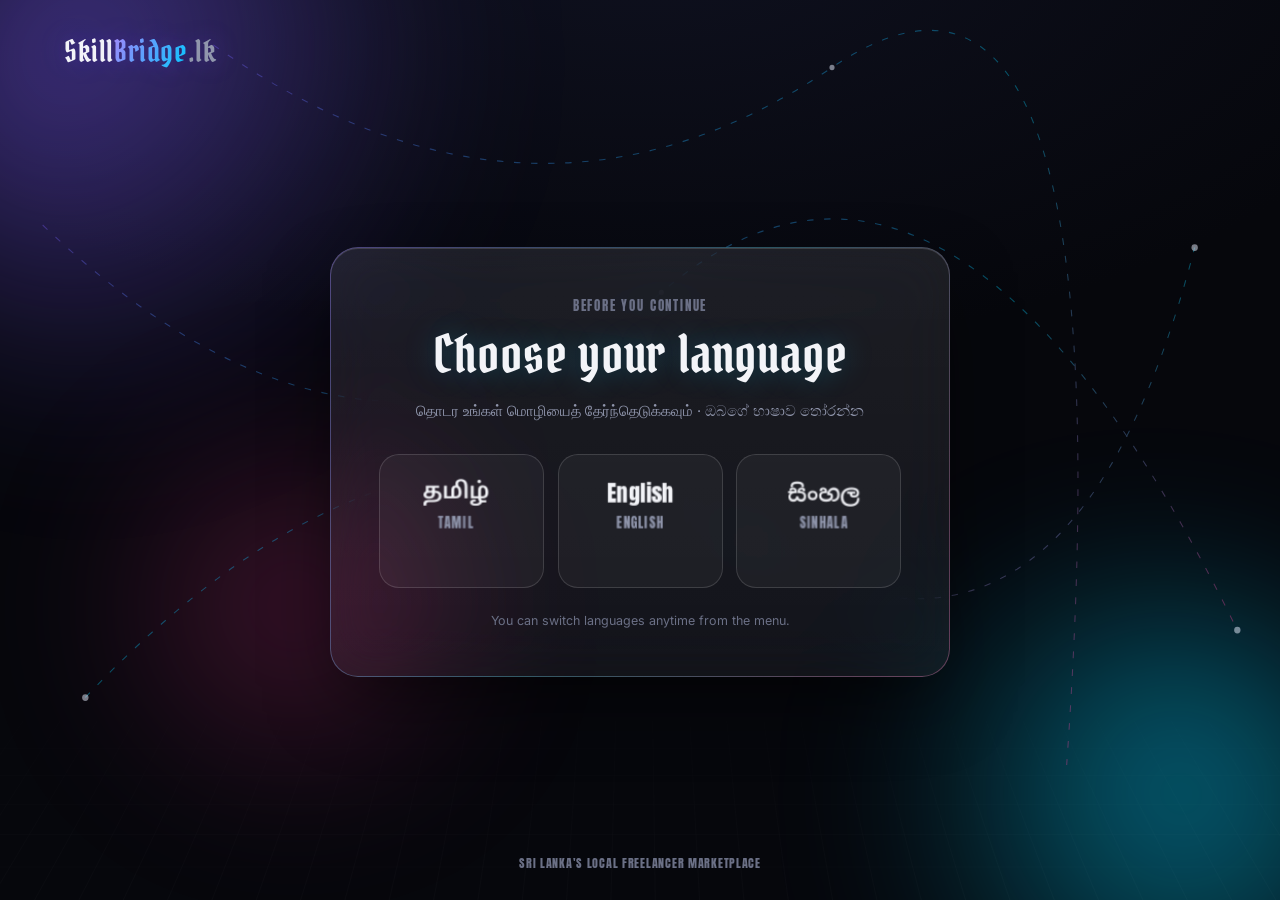
<file: index.html>
<!DOCTYPE html>
<html lang="en">
<head>
<meta charset="UTF-8">
<meta name="viewport" content="width=device-width, initial-scale=1.0">
<title>SkillBridge.lk — Choose Your Language</title>
<meta name="description" content="SkillBridge.lk — Sri Lanka's local freelancer marketplace. Select your language to continue.">

<link rel="preconnect" href="https://fonts.googleapis.com">
<link rel="preconnect" href="https://fonts.gstatic.com" crossorigin>
<link href="https://fonts.googleapis.com/css2?family=Pirata+One&family=Anton&family=Space+Grotesk:wght@400;500;600;700&family=Inter:wght@400;500;600&family=Noto+Sans+Tamil:wght@500;600;700&family=Noto+Sans+Sinhala:wght@500;600;700&display=swap" rel="stylesheet">

<link rel="stylesheet" href="assets/css/style.css">
</head>
<body>

  <!-- Ambient 3D background layer -->
  <div class="scene" aria-hidden="true">
    <div class="orb orb-violet"></div>
    <div class="orb orb-cyan"></div>
    <div class="orb orb-magenta"></div>
    <div class="grid-floor"></div>
    <svg class="mesh" viewBox="0 0 1200 800" preserveAspectRatio="none">
      <defs>
        <linearGradient id="meshLine" x1="0" y1="0" x2="1" y2="1">
          <stop offset="0%" stop-color="#7C5CFC"/>
          <stop offset="50%" stop-color="#00D4FF"/>
          <stop offset="100%" stop-color="#FF3D9A"/>
        </linearGradient>
      </defs>
      <g class="mesh-lines" stroke="url(#meshLine)" stroke-width="1" fill="none" opacity="0.35">
        <path d="M 80 620 Q 400 300 700 480 T 1120 220"/>
        <path d="M 40 200 Q 350 480 620 260 T 1160 560"/>
        <path d="M 200 40 Q 500 240 780 60 T 1000 680"/>
      </g>
      <g class="mesh-nodes" fill="#EAF0FF" opacity="0.5">
        <circle cx="80" cy="620" r="3"></circle>
        <circle cx="700" cy="480" r="2.4"></circle>
        <circle cx="1120" cy="220" r="3"></circle>
        <circle cx="620" cy="260" r="2.4"></circle>
        <circle cx="1160" cy="560" r="3"></circle>
        <circle cx="780" cy="60" r="2.4"></circle>
      </g>
    </svg>
  </div>

  <!-- Top wordmark -->
  <header class="brand">
    <span class="brand-mark">Skill<span class="brand-accent">Bridge</span><span class="brand-tld">.lk</span></span>
  </header>

  <!-- Language notification / modal -->
  <main class="stage">
    <section class="glass-modal" id="langModal" role="dialog" aria-modal="true" aria-labelledby="modalTitle">

      <div class="modal-glow"></div>

      <p class="eyebrow">Before you continue</p>
      <h1 id="modalTitle" class="modal-title">Choose your language</h1>
      <p class="modal-sub">தொடர உங்கள் மொழியைத் தேர்ந்தெடுக்கவும் · ඔබගේ භාෂාව තෝරන්න</p>

      <div class="lang-grid" id="langGrid">

        <a href="tamil/index(TAM).html" class="lang-card" data-tilt data-accent="magenta" data-lang="tamil">
          <span class="lang-card-inner">
            <span class="lang-native lang-native--ta">தமிழ்</span>
            <span class="lang-english">Tamil</span>
            <span class="lang-arrow">→</span>
          </span>
        </a>

        <a href="english/index(ENG).html" class="lang-card" data-tilt data-accent="violet" data-lang="english">
          <span class="lang-card-inner">
            <span class="lang-native lang-native--en">English</span>
            <span class="lang-english">English</span>
            <span class="lang-arrow">→</span>
          </span>
        </a>

        <a href="sinhala/index(SIN).html" class="lang-card" data-tilt data-accent="cyan" data-lang="sinhala">
          <span class="lang-card-inner">
            <span class="lang-native lang-native--si">සිංහල</span>
            <span class="lang-english">Sinhala</span>
            <span class="lang-arrow">→</span>
          </span>
        </a>

      </div>

      <p class="modal-footnote">You can switch languages anytime from the menu.</p>
    </section>
  </main>

  <footer class="page-footer">
    <span>Sri Lanka's local freelancer marketplace</span>
  </footer>

  <script src="assets/js/language-select.js"></script>
</body>
</html>
</file>
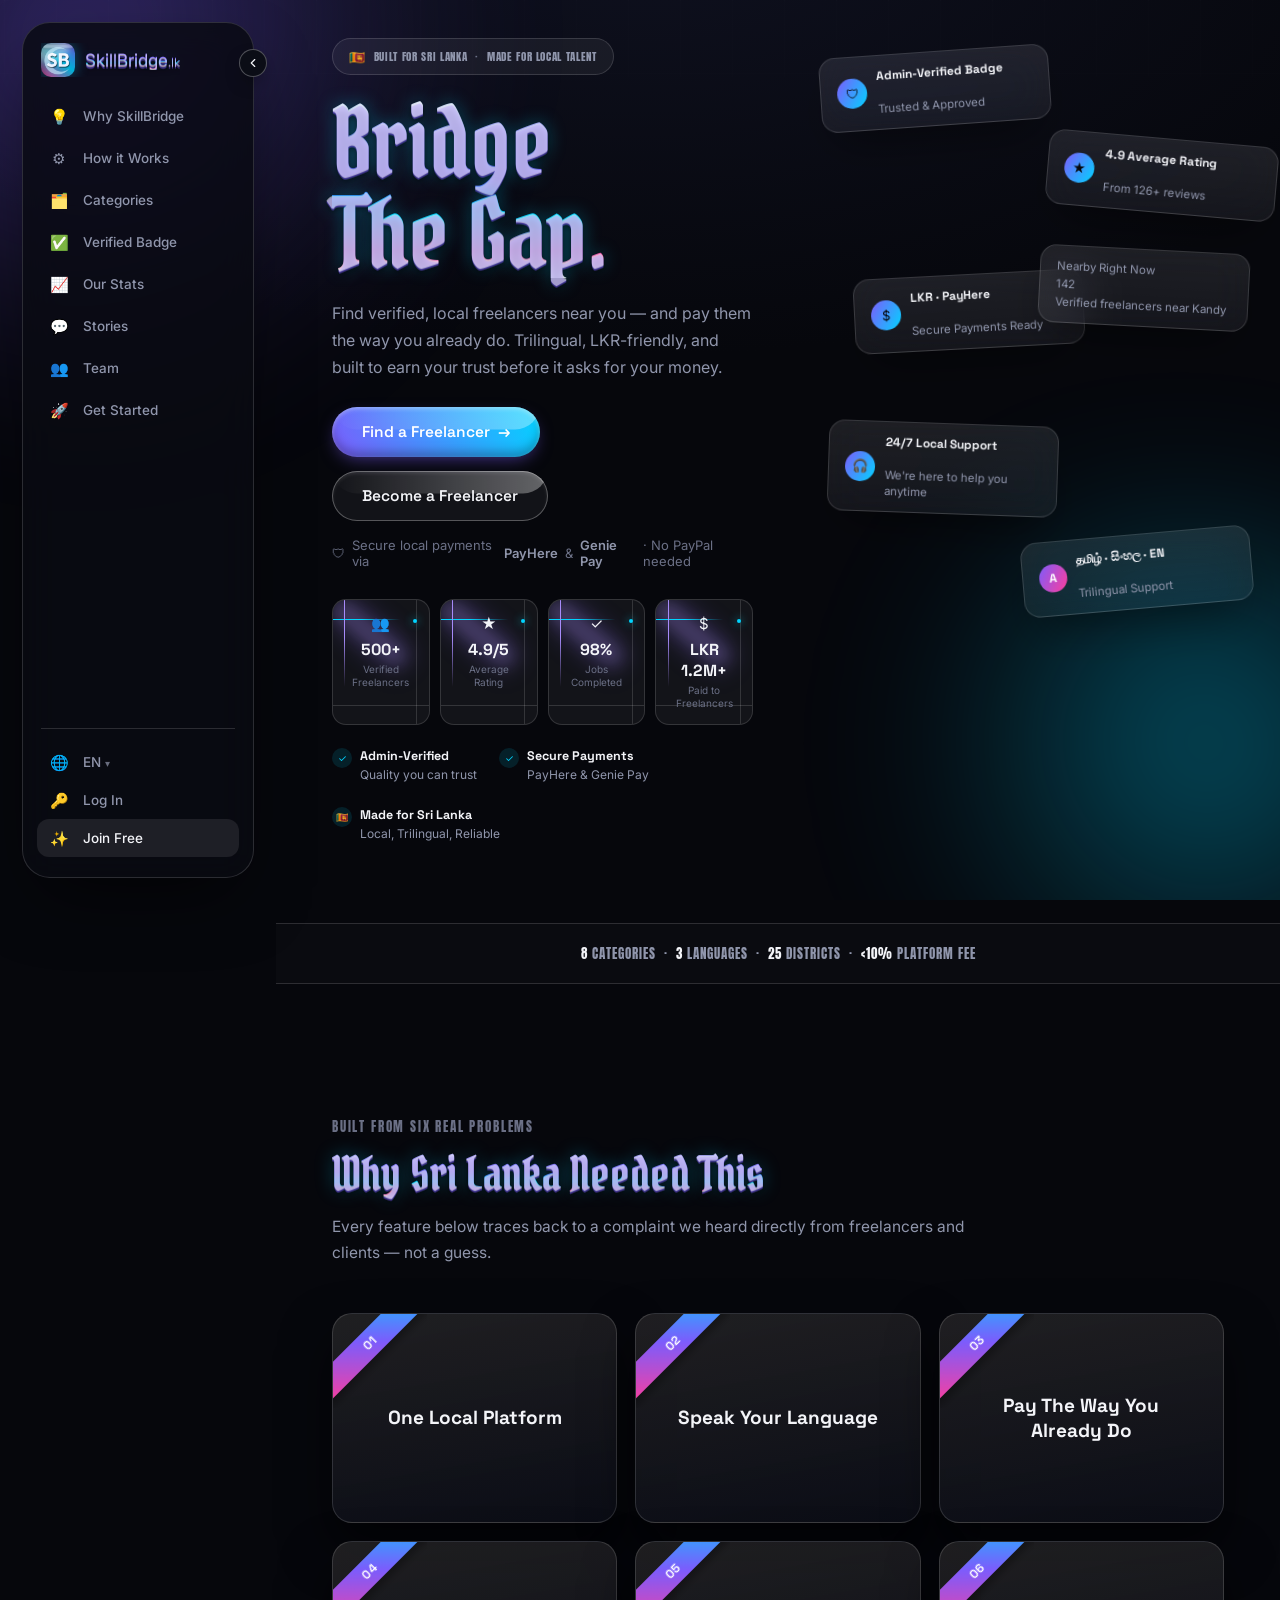
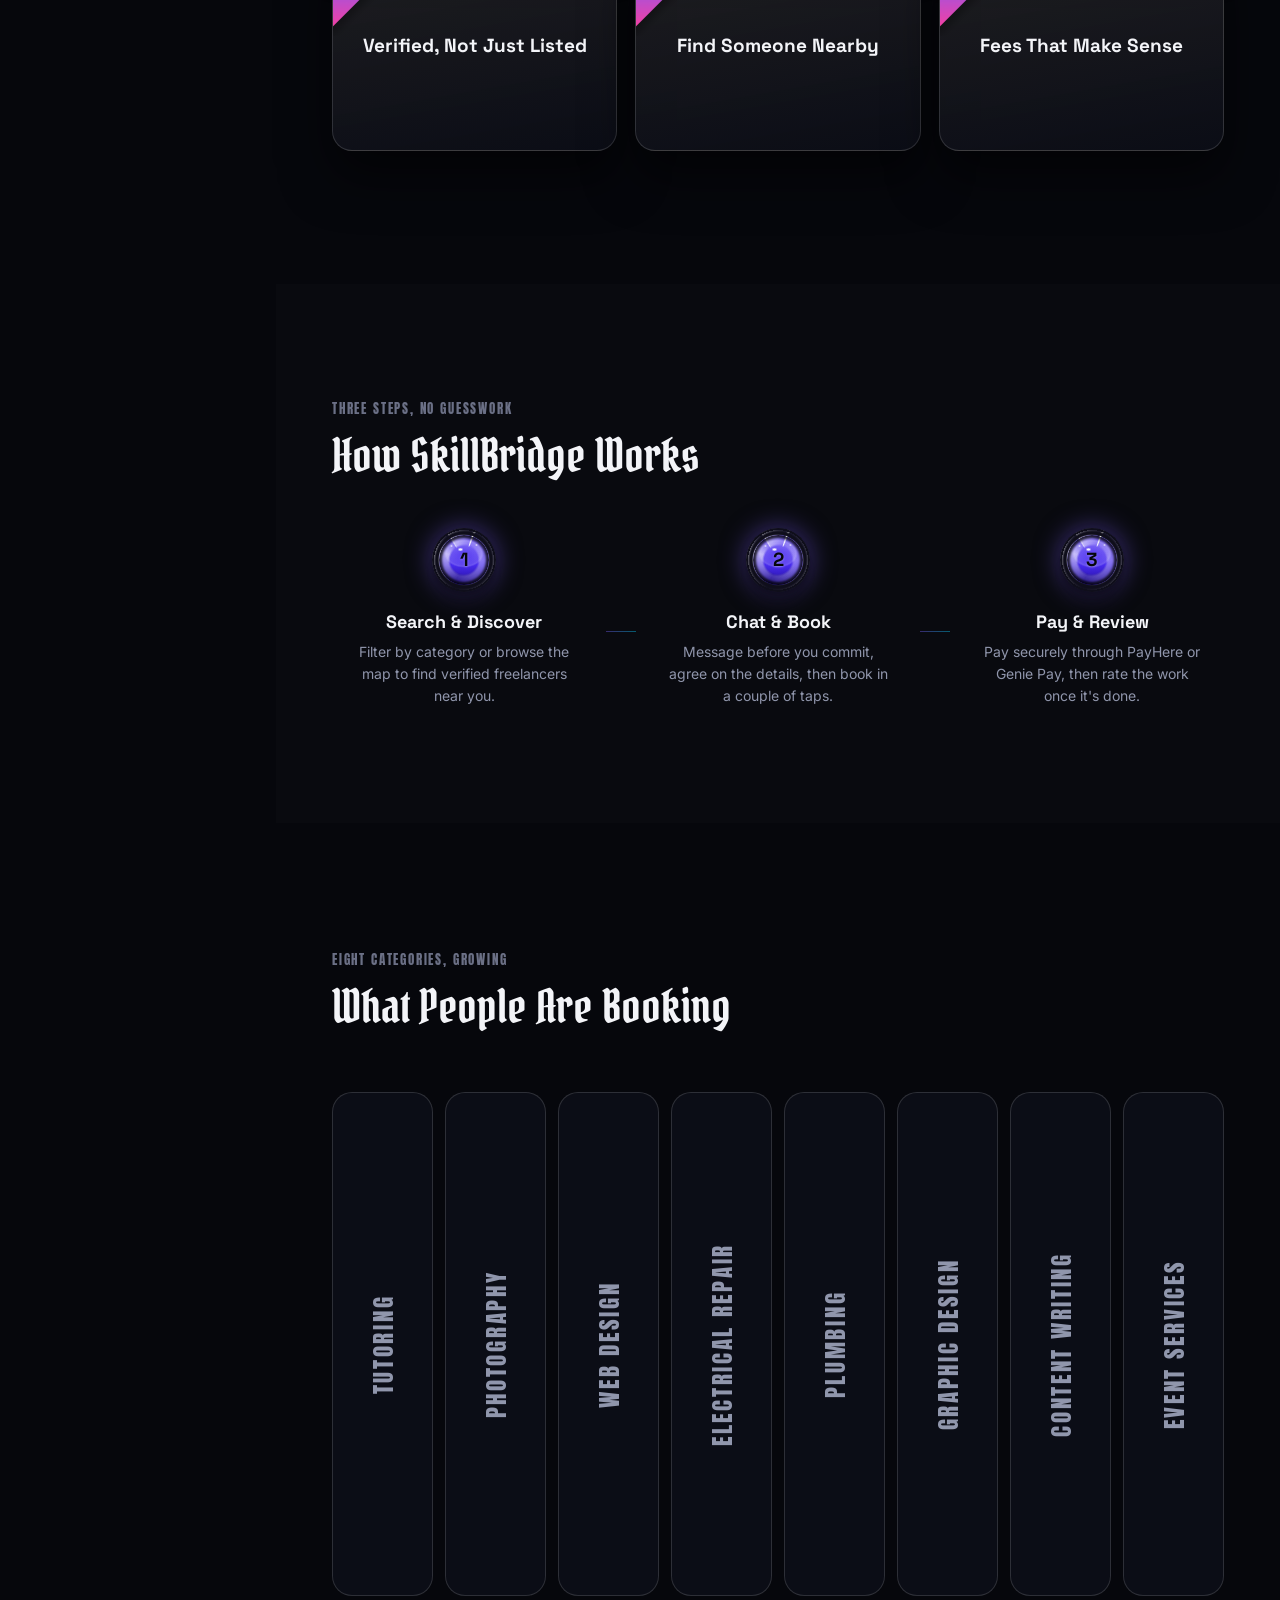
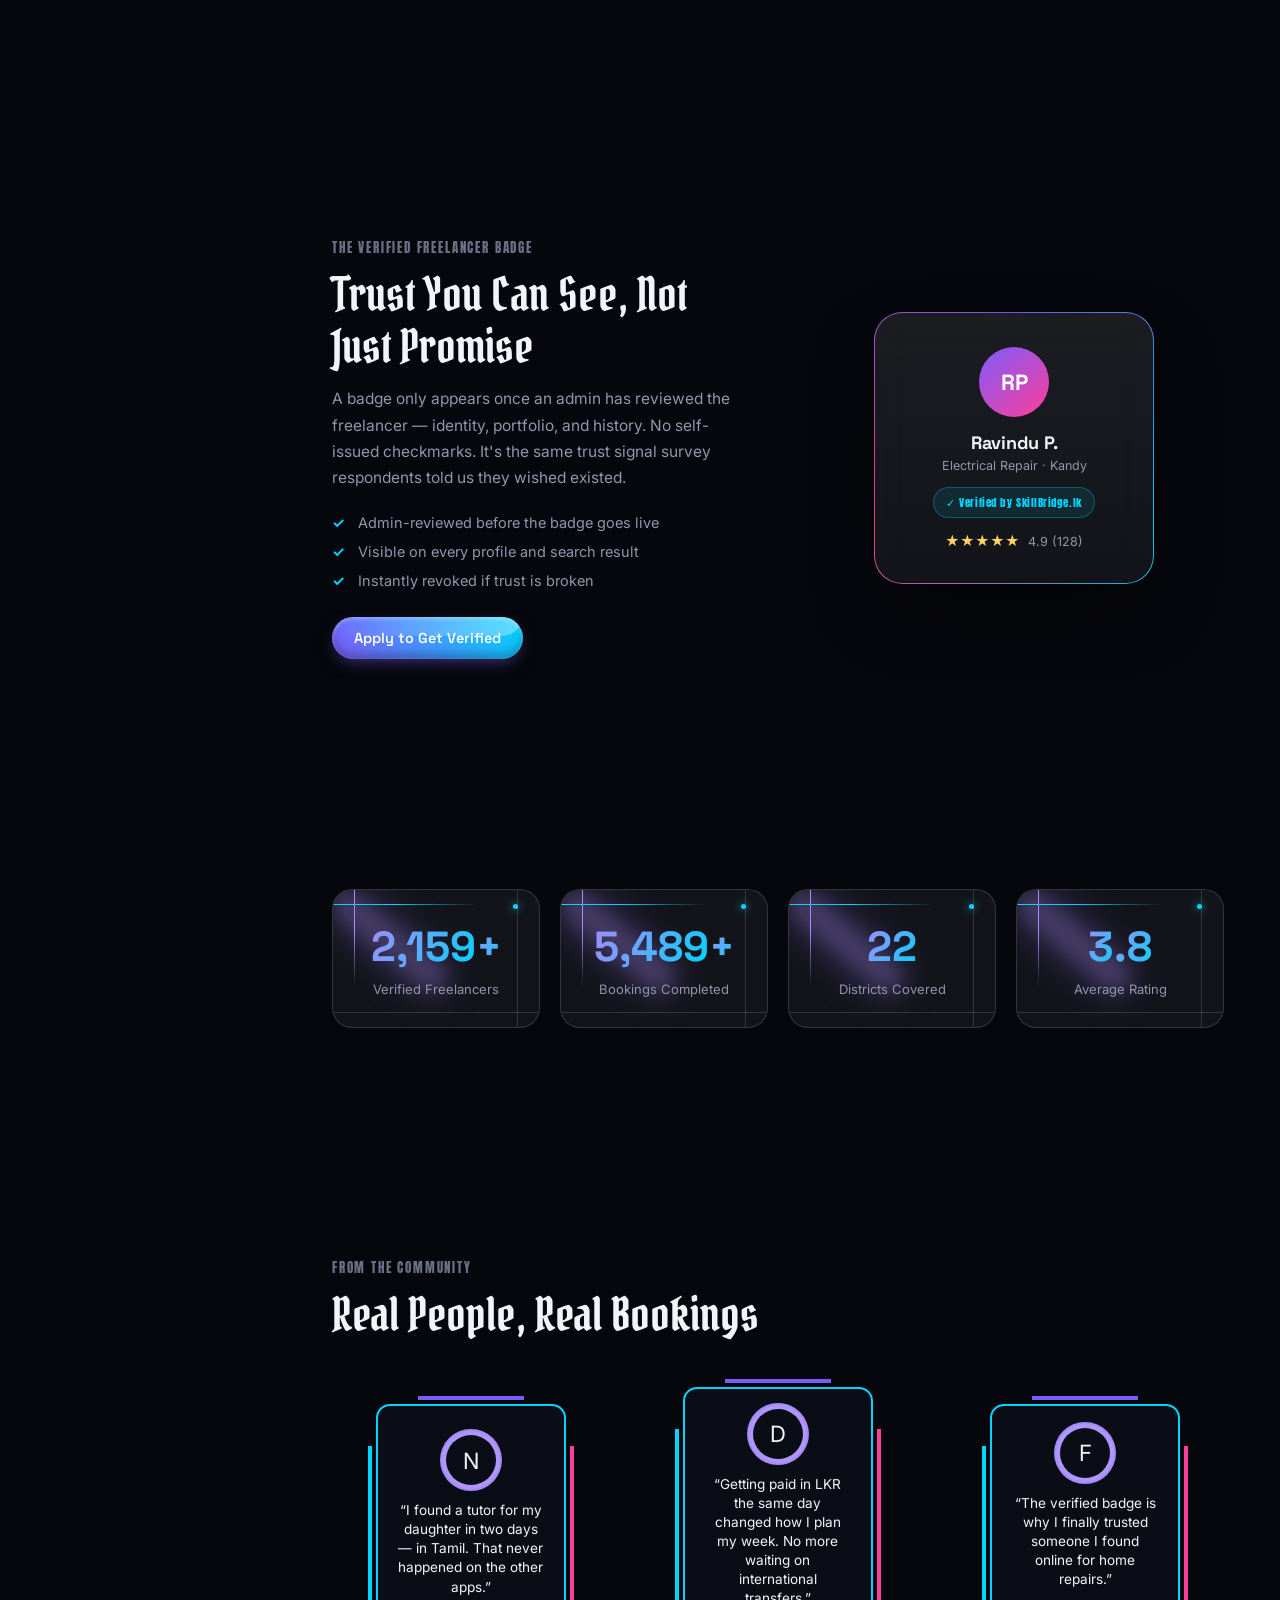
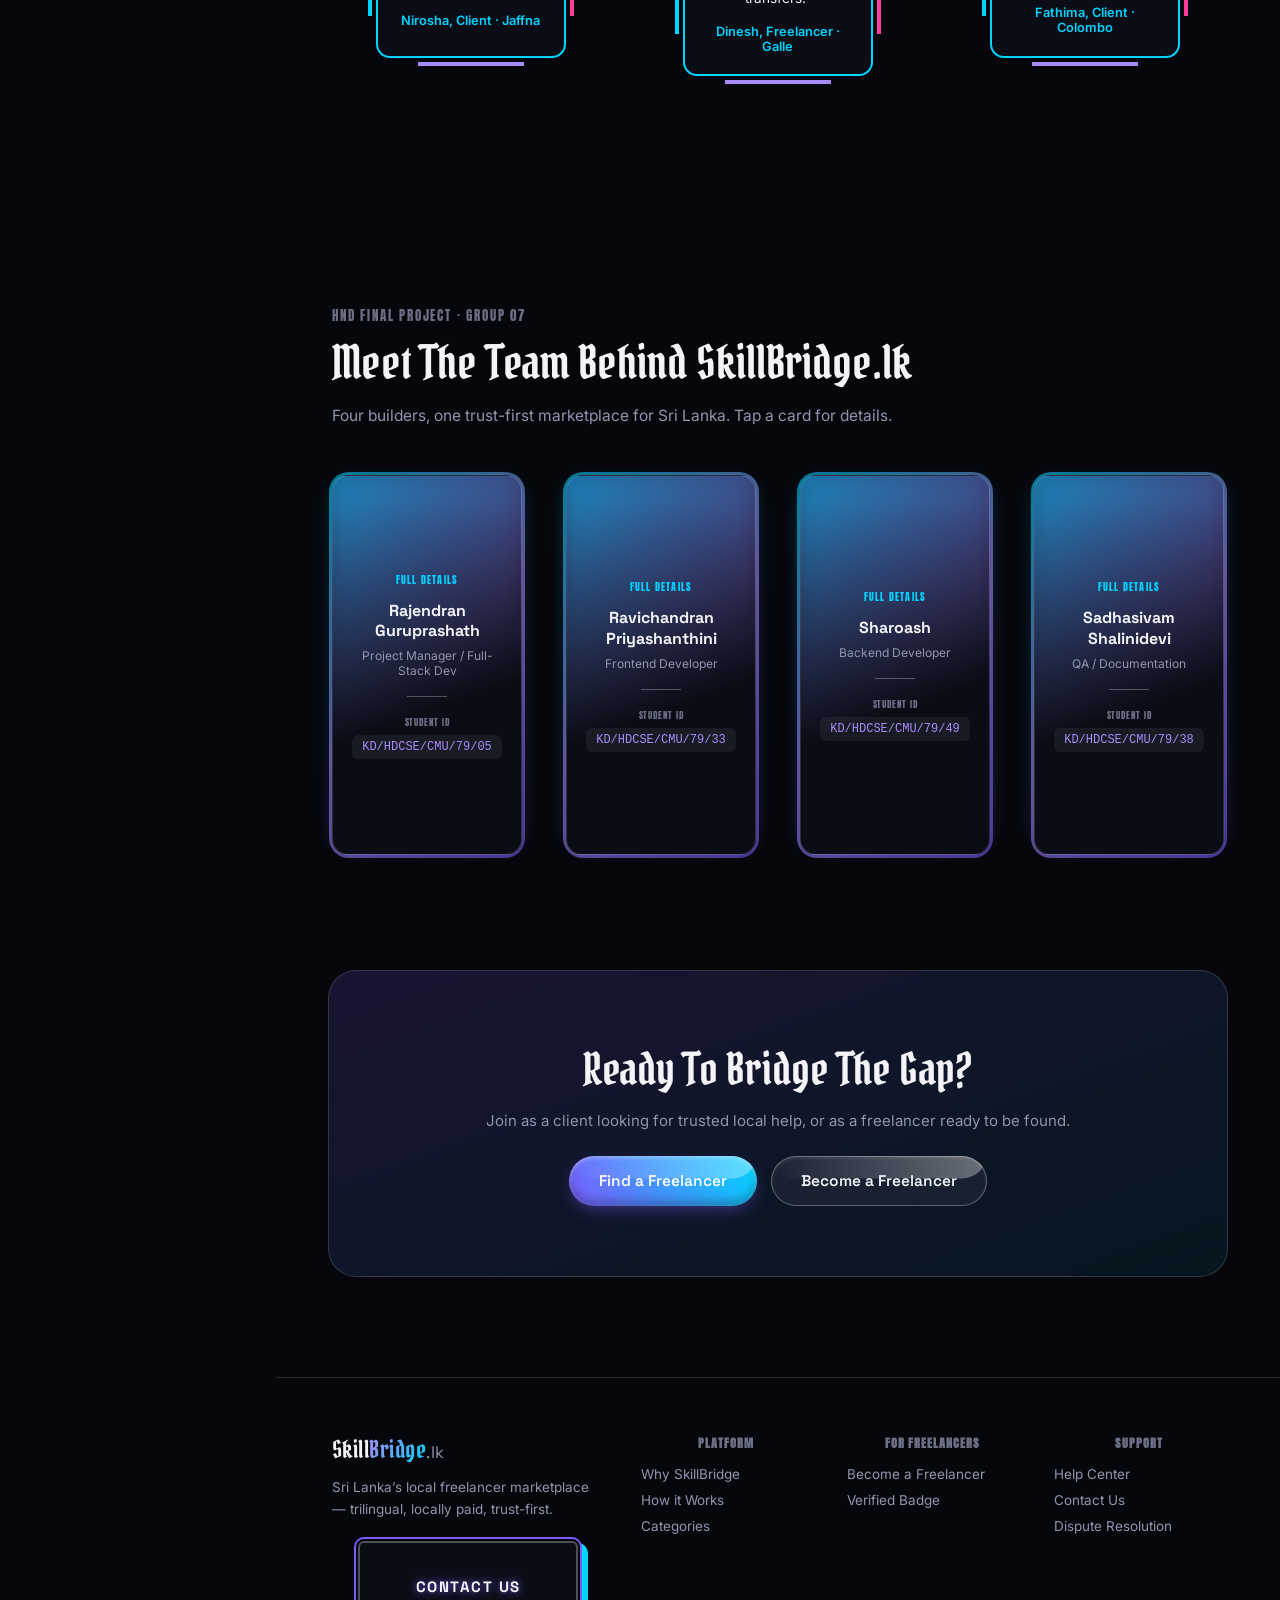
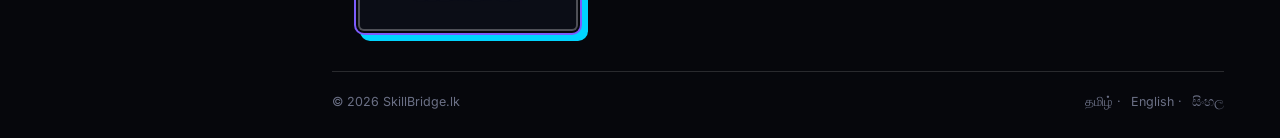
<file: english/index(ENG).html>
<!doctype html>
<html lang="en">
  <head>
    <meta charset="UTF-8" />
    <meta name="viewport" content="width=device-width, initial-scale=1.0" />
    <title>SkillBridge.lk — Sri Lanka's Local Freelancer Marketplace</title>
    <meta
      name="description"
      content="Find verified, local freelancers near you. Trilingual, LKR payments via PayHere &amp; Genie Pay, and a trust-first marketplace built for Sri Lanka."
    />

    <link rel="preconnect" href="https://fonts.googleapis.com" />
    <link rel="preconnect" href="https://fonts.gstatic.com" crossorigin />
    <link
      rel="preload"
      as="style"
      href="https://fonts.googleapis.com/css2?family=Pirata+One&family=Anton&family=Space+Grotesk:wght@400;500;600;700&family=Inter:wght@400;500;600;700&display=swap"
      onload="this.onload=null;this.rel='stylesheet'"
    />
    <noscript>
      <link
        rel="stylesheet"
        href="https://fonts.googleapis.com/css2?family=Pirata+One&family=Anton&family=Space+Grotesk:wght@400;500;600;700&family=Inter:wght@400;500;600;700&display=swap"
      />
    </noscript>

    <link rel="stylesheet" href="assets/css/style.css?v=99" />
  </head>
  <body>
    <!-- Scroll progress — the literal "bridge" the visitor crosses down the page -->
    <div class="bridge-progress" id="bridgeProgress" aria-hidden="true"></div>

    <!-- Ambient scene, shared visual language with the language picker -->
    <div class="scene" aria-hidden="true">
      <div class="orb orb-violet" data-parallax="0.06"></div>
      <div class="orb orb-cyan" data-parallax="0.1"></div>
      <div class="orb orb-magenta" data-parallax="0.04"></div>
      <div class="grid-floor"></div>
    </div>

    <!-- =========================== SIDEBAR =========================== -->
    <aside class="sidebar" id="sidebar">
      <button
        class="sidebar-toggle"
        id="sidebarToggle"
        aria-label="Toggle sidebar"
      >
        <svg
          viewBox="0 0 24 24"
          fill="none"
          stroke="currentColor"
          stroke-width="2"
          stroke-linecap="round"
          stroke-linejoin="round"
        >
          <polyline points="15 18 9 12 15 6"></polyline>
        </svg>
      </button>
      <div class="sidebar-top">
        <a href="index(ENG).html" class="sidebar-brand">
          <span class="sidebar-brand-icon"><img src="assets/images/logo.png" alt="SkillBridge.lk" class="brand-icon-img" /></span>
          <span class="sidebar-brand-text chrome-text"
            >Skill<span class="chrome-text">Bridge</span
            ><span class="brand-tld">.lk</span></span
          >
        </a>
      </div>

      <nav class="sidebar-links">
        <a href="#why" class="sidebar-link"
          ><span class="sidebar-icon">💡</span
          ><span class="sidebar-label">Why SkillBridge</span></a
        >
        <a href="#how-it-works" class="sidebar-link"
          ><span class="sidebar-icon">⚙️</span
          ><span class="sidebar-label">How it Works</span></a
        >
        <a href="#categories" class="sidebar-link"
          ><span class="sidebar-icon">🗂️</span
          ><span class="sidebar-label">Categories</span></a
        >
        <a href="#trust" class="sidebar-link"
          ><span class="sidebar-icon">✅</span
          ><span class="sidebar-label">Verified Badge</span></a
        >
        <a href="#stats" class="sidebar-link"
          ><span class="sidebar-icon">📈</span
          ><span class="sidebar-label">Our Stats</span></a
        >
        <a href="#stories" class="sidebar-link"
          ><span class="sidebar-icon">💬</span
          ><span class="sidebar-label">Stories</span></a
        >
        <a href="#team" class="sidebar-link"
          ><span class="sidebar-icon">👥</span
          ><span class="sidebar-label">Team</span></a
        >
        <a href="#cta" class="sidebar-link"
          ><span class="sidebar-icon">🚀</span
          ><span class="sidebar-label">Get Started</span></a
        >
      </nav>

      <div class="sidebar-divider"></div>

      <div class="sidebar-lang" id="langPill">
        <button
          type="button"
          class="sidebar-link sidebar-lang-btn"
          id="langPillBtn"
          aria-haspopup="true"
          aria-expanded="false"
        >
          <span class="sidebar-icon">🌐</span
          ><span class="sidebar-label"
            >EN <span class="lang-caret">▾</span></span
          >
        </button>
        <div class="lang-pill-menu" id="langPillMenu">
          <form action="../set_language.php" method="POST">
            <button type="submit" name="lang" value="tamil">தமிழ்</button>
          </form>
          <form action="../set_language.php" method="POST">
            <button type="submit" name="lang" value="english">English</button>
          </form>
          <form action="../set_language.php" method="POST">
            <button type="submit" name="lang" value="sinhala">සිංහල</button>
          </form>
        </div>
      </div>

      <div class="sidebar-bottom">
        <span id="navLoggedOut" class="sidebar-account">
          <a href="login.php" class="sidebar-link"
            ><span class="sidebar-icon">🔑</span
            ><span class="sidebar-label">Log In</span></a
          >
          <a href="register.php" class="sidebar-link sidebar-link--primary"
            ><span class="sidebar-icon">✨</span
            ><span class="sidebar-label">Join Free</span></a
          >
        </span>

        <span id="navLoggedIn" class="sidebar-account" hidden>
          <a
            href="profile-edit.php"
            id="navProfileLink"
            class="sidebar-account-card"
          >
            <span class="sidebar-avatar" id="navHelloAvatar"></span>
            <span class="sidebar-account-info"
              ><strong id="navHelloName"></strong
              ><small>View Profile</small></span
            >
          </a>
          <a href="dashboard.php" id="navDashboardLink" class="sidebar-link"
            ><span class="sidebar-icon">📊</span
            ><span class="sidebar-label">Dashboard</span></a
          >
          <a href="logout.php" class="sidebar-link"
            ><span class="sidebar-icon">🚪</span
            ><span class="sidebar-label">Log Out</span></a
          >
        </span>
      </div>
    </aside>

    <!-- Sits OUTSIDE the sidebar on purpose: the sidebar is transformed
         off-screen on mobile, and a fixed-position child inside a
         transformed ancestor gets carried off-screen with it. Keeping
         this as a sibling means it stays fixed to the real viewport. -->
    <div class="mobile-topbar">
      <button
        class="mobile-burger"
        id="mobileBurger"
        aria-label="Open menu"
        aria-expanded="false"
      >
        <span></span><span></span><span></span>
      </button>
      <a href="index(ENG).html" class="mobile-topbar-brand">
        <span class="mobile-topbar-brand-icon"><img src="assets/images/logo.png" alt="SkillBridge.lk" class="brand-icon-img" /></span>
        <span class="mobile-topbar-brand-text chrome-text"
          >Skill<span class="chrome-text">Bridge</span
          ><span class="brand-tld">.lk</span></span
        >
      </a>
    </div>

    <main id="top">
      <!-- =========================== HERO =========================== -->
      <section class="hero">
        <div class="hero-copy reveal" data-reveal>
          <div class="hero-badge">
            <span class="hero-badge-flag">🇱🇰</span>
            <span>Built for Sri Lanka</span>
            <span class="hero-badge-dot">&middot;</span>
            <span>Made for local talent</span>
          </div>

          <h1 class="hero-title chrome-text">Bridge<br />The Gap.</h1>
          <p class="hero-sub">
            Find verified, local freelancers near you &mdash; and pay them the
            way you already do. Trilingual, LKR-friendly, and built to earn your
            trust before it asks for your money.
          </p>
          <div class="hero-ctas">
            <a href="register.php?as=client" class="btn btn-primary btn-lg"
              >Find a Freelancer <span class="hero-cta-arrow">→</span></a
            >
            <a href="register.php?as=freelancer" class="btn btn-outline btn-lg"
              >Become a Freelancer</a
            >
          </div>
          <p class="hero-trust">
            <span class="hero-trust-icon">🛡</span> Secure local payments via
            <strong>PayHere</strong> &amp; <strong>Genie Pay</strong> &middot;
            No PayPal needed
          </p>

          <div class="hero-stat-row">
            <div class="hero-stat">
              <div class="hero-stat-fx-dot"></div>
              <div class="hero-stat-fx-ray"></div>
              <div class="hero-stat-line hero-stat-line--top"></div>
              <div class="hero-stat-line hero-stat-line--left"></div>
              <div class="hero-stat-line hero-stat-line--bottom"></div>
              <div class="hero-stat-line hero-stat-line--right"></div>
              <span class="hero-stat-icon">👥</span>
              <span class="hero-stat-num">500+</span>
              <span class="hero-stat-label">Verified Freelancers</span>
            </div>
            <div class="hero-stat">
              <div class="hero-stat-fx-dot"></div>
              <div class="hero-stat-fx-ray"></div>
              <div class="hero-stat-line hero-stat-line--top"></div>
              <div class="hero-stat-line hero-stat-line--left"></div>
              <div class="hero-stat-line hero-stat-line--bottom"></div>
              <div class="hero-stat-line hero-stat-line--right"></div>
              <span class="hero-stat-icon">★</span>
              <span class="hero-stat-num">4.9/5</span>
              <span class="hero-stat-label">Average Rating</span>
            </div>
            <div class="hero-stat">
              <div class="hero-stat-fx-dot"></div>
              <div class="hero-stat-fx-ray"></div>
              <div class="hero-stat-line hero-stat-line--top"></div>
              <div class="hero-stat-line hero-stat-line--left"></div>
              <div class="hero-stat-line hero-stat-line--bottom"></div>
              <div class="hero-stat-line hero-stat-line--right"></div>
              <span class="hero-stat-icon">✓</span>
              <span class="hero-stat-num">98%</span>
              <span class="hero-stat-label">Jobs Completed</span>
            </div>
            <div class="hero-stat">
              <div class="hero-stat-fx-dot"></div>
              <div class="hero-stat-fx-ray"></div>
              <div class="hero-stat-line hero-stat-line--top"></div>
              <div class="hero-stat-line hero-stat-line--left"></div>
              <div class="hero-stat-line hero-stat-line--bottom"></div>
              <div class="hero-stat-line hero-stat-line--right"></div>
              <span class="hero-stat-icon">$</span>
              <span class="hero-stat-num">LKR 1.2M+</span>
              <span class="hero-stat-label">Paid to Freelancers</span>
            </div>
          </div>

          <div class="hero-trust-badges">
            <div class="hero-trust-badge">
              <span class="hero-trust-badge-icon">✓</span>
              <span
                ><strong>Admin-Verified</strong><br />Quality you can
                trust</span
              >
            </div>
            <div class="hero-trust-badge">
              <span class="hero-trust-badge-icon">✓</span>
              <span
                ><strong>Secure Payments</strong><br />PayHere &amp; Genie
                Pay</span
              >
            </div>
            <div class="hero-trust-badge">
              <span class="hero-trust-badge-icon">🇱🇰</span>
              <span
                ><strong>Made for Sri Lanka</strong><br />Local, Trilingual,
                Reliable</span
              >
            </div>
          </div>
        </div>

        <div class="hero-visual reveal" data-reveal data-reveal-delay="1">
          <div class="float-badge float-badge--verified" data-tilt>
            <span class="float-badge-icon">🛡</span>
            <span
              ><strong>Admin-Verified Badge</strong><br />Trusted &amp;
              Approved</span
            >
          </div>
          <div class="float-badge float-badge--rating" data-tilt>
            <span class="float-badge-icon">★</span>
            <span
              ><strong>4.9 Average Rating</strong><br />From 126+ reviews</span
            >
          </div>
          <div class="float-badge float-badge--pay" data-tilt>
            <span class="float-badge-icon">$</span>
            <span
              ><strong>LKR &middot; PayHere</strong><br />Secure Payments
              Ready</span
            >
          </div>
          <div class="float-badge float-badge--nearby" data-tilt>
            <span class="float-badge-eyebrow">Nearby Right Now</span>
            <span class="float-badge-big">142</span>
            <span class="float-badge-sub">Verified freelancers near Kandy</span>
          </div>
          <div class="float-badge float-badge--support" data-tilt>
            <span class="float-badge-icon">🎧</span>
            <span
              ><strong>24/7 Local Support</strong><br />We're here to help you
              anytime</span
            >
          </div>
          <div class="float-badge float-badge--lang" data-tilt>
            <span class="float-badge-icon-circle">A</span>
            <span
              ><strong>தமிழ் &middot; සිංහල &middot; EN</strong><br />Trilingual
              Support</span
            >
          </div>
        </div>
      </section>

      <!-- =========================== LOGO / STRIP =========================== -->
      <section class="strip reveal" data-reveal>
        <p>
          <span>8</span> categories &nbsp;&middot;&nbsp;
          <span>3</span> languages &nbsp;&middot;&nbsp;
          <span>25</span> districts &nbsp;&middot;&nbsp;
          <span>&lt;10%</span> platform fee
        </p>
      </section>

      <!-- =========================== WHY SECTION =========================== -->
      <section class="section" id="why">
        <div class="section-head reveal" data-reveal>
          <p class="eyebrow">Built From Six Real Problems</p>
          <h2 class="section-title chrome-text">Why Sri Lanka Needed This</h2>
          <p class="section-sub">
            Every feature below traces back to a complaint we heard directly
            from freelancers and clients &mdash; not a guess.
          </p>
        </div>

        <div class="card-grid card-grid--3 why-grid">
          <div class="why-card reveal" data-reveal>
            <span class="why-ribbon" data-num="01"></span>
            <div class="why-face"><h3>One Local Platform</h3></div>
            <div class="why-details">
              <p>
                No more scattered Facebook groups and word-of-mouth. Search,
                discover, and book from a single place.
              </p>
            </div>
          </div>

          <div class="why-card reveal" data-reveal>
            <span class="why-ribbon" data-num="02"></span>
            <div class="why-face"><h3>Speak Your Language</h3></div>
            <div class="why-details">
              <p>
                The whole platform works in Sinhala, Tamil, or English &mdash;
                switch anytime, no translation guesswork.
              </p>
            </div>
          </div>

          <div class="why-card reveal" data-reveal>
            <span class="why-ribbon" data-num="03"></span>
            <div class="why-face"><h3>Pay The Way You Already Do</h3></div>
            <div class="why-details">
              <p>
                PayHere and Genie Pay accept LKR directly &mdash; no PayPal, no
                foreign card, no currency friction.
              </p>
            </div>
          </div>

          <div class="why-card reveal" data-reveal>
            <span class="why-ribbon" data-num="04"></span>
            <div class="why-face"><h3>Verified, Not Just Listed</h3></div>
            <div class="why-details">
              <p>
                Every badge is reviewed by an admin before it appears &mdash; a
                signal you can actually rely on.
              </p>
            </div>
          </div>

          <div class="why-card reveal" data-reveal>
            <span class="why-ribbon" data-num="05"></span>
            <div class="why-face"><h3>Find Someone Nearby</h3></div>
            <div class="why-details">
              <p>
                Google Maps discovery shows freelancers close to you &mdash;
                built for services that need a physical visit.
              </p>
            </div>
          </div>

          <div class="why-card reveal" data-reveal>
            <span class="why-ribbon" data-num="06"></span>
            <div class="why-face"><h3>Fees That Make Sense</h3></div>
            <div class="why-details">
              <p>
                A low, LKR-friendly commission &mdash; well under the ~20%
                global platforms take from local earners.
              </p>
            </div>
          </div>
        </div>
      </section>

      <!-- =========================== HOW IT WORKS =========================== -->
      <section class="section section--alt" id="how-it-works">
        <div class="section-head reveal" data-reveal>
          <p class="eyebrow">Three Steps, No Guesswork</p>
          <h2 class="section-title">How SkillBridge Works</h2>
        </div>

        <div class="steps">
          <div class="step reveal" data-reveal>
            <div class="step-marker">
              <div class="step-marker-ball"><span>1</span></div>
            </div>
            <h3>Search &amp; Discover</h3>
            <p>
              Filter by category or browse the map to find verified freelancers
              near you.
            </p>
          </div>
          <div class="step-line" aria-hidden="true"></div>
          <div class="step reveal" data-reveal>
            <div class="step-marker">
              <div class="step-marker-ball"><span>2</span></div>
            </div>
            <h3>Chat &amp; Book</h3>
            <p>
              Message before you commit, agree on the details, then book in a
              couple of taps.
            </p>
          </div>
          <div class="step-line" aria-hidden="true"></div>
          <div class="step reveal" data-reveal>
            <div class="step-marker">
              <div class="step-marker-ball"><span>3</span></div>
            </div>
            <h3>Pay &amp; Review</h3>
            <p>
              Pay securely through PayHere or Genie Pay, then rate the work once
              it's done.
            </p>
          </div>
        </div>
      </section>

      <!-- =========================== CATEGORIES =========================== -->
      <section class="section" id="categories">
        <div class="section-head reveal" data-reveal>
          <p class="eyebrow">Eight Categories, Growing</p>
          <h2 class="section-title">What People Are Booking</h2>
        </div>

        <div class="cat-accordion reveal" data-reveal>
          <a
            href="search.php?category=tutoring"
            class="cat-panel"
            data-tone="violet"
          >
            <span class="cat-panel-label">Tutoring</span>
            <div class="cat-panel-content">
              <div class="cat-panel-top">
                <span class="cat-panel-icon">✎</span
                ><span class="cat-panel-tag">Popular</span>
              </div>
              <div class="cat-panel-art"><img src="assets/images/tutoring.png" alt="Tutoring" class="cat-panel-img" /></div>
              <span class="cat-panel-title">Tutoring</span>
              <div class="cat-panel-stats">
                <div class="cat-panel-stat">
                  <strong>64+</strong><span>Tutors</span>
                </div>
                <div class="cat-panel-stat">
                  <strong>4.8★</strong><span>Rating</span>
                </div>
                <div class="cat-panel-stat">
                  <strong>210+</strong><span>Sessions</span>
                </div>
              </div>
            </div>
          </a>

          <a
            href="search.php?category=photography"
            class="cat-panel"
            data-tone="cyan"
          >
            <span class="cat-panel-label">Photography</span>
            <div class="cat-panel-content">
              <div class="cat-panel-top">
                <span class="cat-panel-icon">◎</span>
              </div>
              <div class="cat-panel-art"><img src="assets/images/photography.png" alt="Photography" class="cat-panel-img" /></div>
              <span class="cat-panel-title">Photography</span>
              <div class="cat-panel-stats">
                <div class="cat-panel-stat">
                  <strong>38+</strong><span>Photogs</span>
                </div>
                <div class="cat-panel-stat">
                  <strong>4.9★</strong><span>Rating</span>
                </div>
                <div class="cat-panel-stat">
                  <strong>180+</strong><span>Shoots</span>
                </div>
              </div>
            </div>
          </a>

          <a
            href="search.php?category=web_design"
            class="cat-panel"
            data-tone="magenta"
          >
            <span class="cat-panel-label">Web Design</span>
            <div class="cat-panel-content">
              <div class="cat-panel-top">
                <span class="cat-panel-icon">◧</span
                ><span class="cat-panel-tag">Popular</span>
              </div>
              <div class="cat-panel-art"><img src="assets/images/web-design.png" alt="Web Design" class="cat-panel-img" /></div>
              <span class="cat-panel-title">Web Design</span>
              <div class="cat-panel-stats">
                <div class="cat-panel-stat">
                  <strong>52+</strong><span>Devs</span>
                </div>
                <div class="cat-panel-stat">
                  <strong>4.8★</strong><span>Rating</span>
                </div>
                <div class="cat-panel-stat">
                  <strong>140+</strong><span>Projects</span>
                </div>
              </div>
            </div>
          </a>

          <a
            href="search.php?category=electrical"
            class="cat-panel"
            data-tone="violet"
          >
            <span class="cat-panel-label">Electrical Repair</span>
            <div class="cat-panel-content">
              <div class="cat-panel-top">
                <span class="cat-panel-icon">⚡</span>
              </div>
              <div class="cat-panel-art"><img src="assets/images/electrical-repair.png" alt="Electrical Repair" class="cat-panel-img" /></div>
              <span class="cat-panel-title">Electrical Repair</span>
              <div class="cat-panel-stats">
                <div class="cat-panel-stat">
                  <strong>41+</strong><span>Electricians</span>
                </div>
                <div class="cat-panel-stat">
                  <strong>4.7★</strong><span>Rating</span>
                </div>
                <div class="cat-panel-stat">
                  <strong>260+</strong><span>Jobs Done</span>
                </div>
              </div>
            </div>
          </a>

          <a
            href="search.php?category=plumbing"
            class="cat-panel"
            data-tone="cyan"
          >
            <span class="cat-panel-label">Plumbing</span>
            <div class="cat-panel-content">
              <div class="cat-panel-top">
                <span class="cat-panel-icon">⌇</span>
              </div>
              <div class="cat-panel-art"><img src="assets/images/plumbing.png" alt="Plumbing" class="cat-panel-img" /></div>
              <span class="cat-panel-title">Plumbing</span>
              <div class="cat-panel-stats">
                <div class="cat-panel-stat">
                  <strong>35+</strong><span>Plumbers</span>
                </div>
                <div class="cat-panel-stat">
                  <strong>4.7★</strong><span>Rating</span>
                </div>
                <div class="cat-panel-stat">
                  <strong>190+</strong><span>Jobs Done</span>
                </div>
              </div>
            </div>
          </a>

          <a
            href="search.php?category=graphic_design"
            class="cat-panel"
            data-tone="magenta"
          >
            <span class="cat-panel-label">Graphic Design</span>
            <div class="cat-panel-content">
              <div class="cat-panel-top">
                <span class="cat-panel-icon">◈</span
                ><span class="cat-panel-tag">Popular</span>
              </div>
              <div class="cat-panel-art"><img src="assets/images/graphic-design.png" alt="Graphic Design" class="cat-panel-img" /></div>
              <span class="cat-panel-title">Graphic Design</span>
              <div class="cat-panel-stats">
                <div class="cat-panel-stat">
                  <strong>47+</strong><span>Designers</span>
                </div>
                <div class="cat-panel-stat">
                  <strong>4.9★</strong><span>Rating</span>
                </div>
                <div class="cat-panel-stat">
                  <strong>310+</strong><span>Designs</span>
                </div>
              </div>
            </div>
          </a>

          <a
            href="search.php?category=writing"
            class="cat-panel"
            data-tone="violet"
          >
            <span class="cat-panel-label">Content Writing</span>
            <div class="cat-panel-content">
              <div class="cat-panel-top">
                <span class="cat-panel-icon">✒</span>
              </div>
              <div class="cat-panel-art"><img src="assets/images/content-writing.png" alt="Content Writing" class="cat-panel-img" /></div>
              <span class="cat-panel-title">Content Writing</span>
              <div class="cat-panel-stats">
                <div class="cat-panel-stat">
                  <strong>29+</strong><span>Writers</span>
                </div>
                <div class="cat-panel-stat">
                  <strong>4.8★</strong><span>Rating</span>
                </div>
                <div class="cat-panel-stat">
                  <strong>400+</strong><span>Articles</span>
                </div>
              </div>
            </div>
          </a>

          <a
            href="search.php?category=event_services"
            class="cat-panel"
            data-tone="cyan"
          >
            <span class="cat-panel-label">Event Services</span>
            <div class="cat-panel-content">
              <div class="cat-panel-top">
                <span class="cat-panel-icon">✦</span>
              </div>
              <div class="cat-panel-art"><img src="assets/images/event-services.png" alt="Event Services" class="cat-panel-img" /></div>
              <span class="cat-panel-title">Event Services</span>
              <div class="cat-panel-stats">
                <div class="cat-panel-stat">
                  <strong>22+</strong><span>Planners</span>
                </div>
                <div class="cat-panel-stat">
                  <strong>4.9★</strong><span>Rating</span>
                </div>
                <div class="cat-panel-stat">
                  <strong>95+</strong><span>Events</span>
                </div>
              </div>
            </div>
          </a>
        </div>
      </section>

      <!-- =========================== TRUST / VERIFIED BADGE =========================== -->
      <section class="section section--split" id="trust">
        <div class="split-copy reveal" data-reveal>
          <p class="eyebrow">The Verified Freelancer Badge</p>
          <h2 class="section-title">Trust You Can See, Not Just Promise</h2>
          <p class="section-sub">
            A badge only appears once an admin has reviewed the freelancer
            &mdash; identity, portfolio, and history. No self-issued checkmarks.
            It's the same trust signal survey respondents told us they wished
            existed.
          </p>
          <ul class="check-list">
            <li>Admin-reviewed before the badge goes live</li>
            <li>Visible on every profile and search result</li>
            <li>Instantly revoked if trust is broken</li>
          </ul>
          <a href="register.php?as=freelancer" class="btn btn-primary"
            >Apply to Get Verified</a
          >
        </div>

        <div class="split-visual reveal" data-reveal data-reveal-delay="1">
          <div class="badge-panel" data-tilt>
            <div class="badge-glow"></div>
            <div class="badge-avatar">RP</div>
            <h4>Ravindu P.</h4>
            <span class="badge-role">Electrical Repair &middot; Kandy</span>
            <span class="badge-check">✓ Verified by SkillBridge.lk</span>
            <div class="badge-stars">★★★★★ <span>4.9 (128)</span></div>
          </div>
        </div>
      </section>

      <!-- =========================== STATS =========================== -->
      <section class="section stats-section" id="stats">
        <div class="stats-grid">
          <div class="stat reveal" data-reveal>
            <div class="stat-fx-dot"></div>
            <div class="stat-fx-ray"></div>
            <div class="stat-line stat-line--top"></div>
            <div class="stat-line stat-line--left"></div>
            <div class="stat-line stat-line--bottom"></div>
            <div class="stat-line stat-line--right"></div>
            <span class="stat-num" data-count="2400">0</span
            ><span class="stat-plus">+</span>
            <span class="stat-label">Verified Freelancers</span>
          </div>
          <div class="stat reveal" data-reveal>
            <div class="stat-fx-dot"></div>
            <div class="stat-fx-ray"></div>
            <div class="stat-line stat-line--top"></div>
            <div class="stat-line stat-line--left"></div>
            <div class="stat-line stat-line--bottom"></div>
            <div class="stat-line stat-line--right"></div>
            <span class="stat-num" data-count="6100">0</span
            ><span class="stat-plus">+</span>
            <span class="stat-label">Bookings Completed</span>
          </div>
          <div class="stat reveal" data-reveal>
            <div class="stat-fx-dot"></div>
            <div class="stat-fx-ray"></div>
            <div class="stat-line stat-line--top"></div>
            <div class="stat-line stat-line--left"></div>
            <div class="stat-line stat-line--bottom"></div>
            <div class="stat-line stat-line--right"></div>
            <span class="stat-num" data-count="25">0</span>
            <span class="stat-label">Districts Covered</span>
          </div>
          <div class="stat reveal" data-reveal>
            <div class="stat-fx-dot"></div>
            <div class="stat-fx-ray"></div>
            <div class="stat-line stat-line--top"></div>
            <div class="stat-line stat-line--left"></div>
            <div class="stat-line stat-line--bottom"></div>
            <div class="stat-line stat-line--right"></div>
            <span class="stat-num" data-count="4">0</span
            ><span class="stat-plus">.8</span>
            <span class="stat-label">Average Rating</span>
          </div>
        </div>
      </section>

      <!-- =========================== TESTIMONIALS =========================== -->
      <!-- =========================== TESTIMONIALS =========================== -->
      <section class="section" id="stories">
        <div class="section-head reveal" data-reveal>
          <p class="eyebrow">From The Community</p>
          <h2 class="section-title">Real People, Real Bookings</h2>
        </div>

        <div class="story-grid-3">
          <div class="story-container reveal" data-reveal>
            <div class="story-box">
              <div class="story-content">
                <div class="story-icon">N</div>
                <p class="story-quote">
                  &ldquo;I found a tutor for my daughter in two days &mdash; in
                  Tamil. That never happened on the other apps.&rdquo;
                </p>
                <cite class="story-cite">Nirosha, Client &middot; Jaffna</cite>
              </div>
            </div>
          </div>

          <div class="story-container reveal" data-reveal>
            <div class="story-box">
              <div class="story-content">
                <div class="story-icon">D</div>
                <p class="story-quote">
                  &ldquo;Getting paid in LKR the same day changed how I plan my
                  week. No more waiting on international transfers.&rdquo;
                </p>
                <cite class="story-cite"
                  >Dinesh, Freelancer &middot; Galle</cite
                >
              </div>
            </div>
          </div>

          <div class="story-container reveal" data-reveal>
            <div class="story-box">
              <div class="story-content">
                <div class="story-icon">F</div>
                <p class="story-quote">
                  &ldquo;The verified badge is why I finally trusted someone I
                  found online for home repairs.&rdquo;
                </p>
                <cite class="story-cite">Fathima, Client &middot; Colombo</cite>
              </div>
            </div>
          </div>
        </div>
      </section>

      <!-- =========================== TEAM (ID CARD PLATES) =========================== -->
      <section class="section" id="team">
        <div class="section-head reveal" data-reveal>
          <p class="eyebrow">HND Final Project &middot; Group 07</p>
          <h2 class="section-title">Meet The Team Behind SkillBridge.lk</h2>
          <p class="section-sub">
            Four builders, one trust-first marketplace for Sri Lanka. Tap a card
            for details.
          </p>
        </div>

        <div class="tcg-grid">
          <!-- Card 1 -->
          <article class="tcg-card reveal" data-reveal data-tcg-index="0">
            <div class="tcg-flip">
              <div class="tcg-face tcg-face--front">
                <span class="tcg-back-label">Full Details</span>
                <h4 class="tcg-back-name">Rajendran Guruprashath</h4>
                <span class="tcg-back-role"
                  >Project Manager / Full-Stack Dev</span
                >
                <div class="tcg-back-divider"></div>
                <span class="tcg-back-id-label">Student ID</span>
                <span class="tcg-back-id">KD/HDCSE/CMU/79/05</span>
              </div>
              <div class="tcg-face tcg-face--back">
                <div class="tcg-header">
                  <span class="tcg-name">Guruprashath</span>
                  <span class="tcg-header-dots" aria-hidden="true">⋮</span>
                </div>
                <div class="tcg-art">
                  <img src="assets/images/guruprashath.png" alt="Guruprashath" class="tcg-art-img" />
                  <span class="tcg-avatar">GP</span>
                </div>
                <div class="tcg-meta-row">
                  <span class="tcg-id-tag">G07&#8209;01</span>
                  <span class="tcg-type">Role: Team Member</span>
                </div>
                <p class="tcg-desc">
                  Building the logic that holds SkillBridge together, one query
                  at a time.
                </p>
              </div>
            </div>
          </article>

          <!-- Card 2 -->
          <article class="tcg-card reveal" data-reveal data-tcg-index="1">
            <div class="tcg-flip">
              <div class="tcg-face tcg-face--front">
                <span class="tcg-back-label">Full Details</span>
                <h4 class="tcg-back-name">Ravichandran Priyashanthini</h4>
                <span class="tcg-back-role">Frontend Developer</span>
                <div class="tcg-back-divider"></div>
                <span class="tcg-back-id-label">Student ID</span>
                <span class="tcg-back-id">KD/HDCSE/CMU/79/33</span>
              </div>
              <div class="tcg-face tcg-face--back">
                <div class="tcg-header">
                  <span class="tcg-name">Priyashanthini</span>
                  <span class="tcg-header-dots" aria-hidden="true">⋮</span>
                </div>
                <div class="tcg-art">
                  <img src="assets/images/priyashanthini.png" alt="Priyashanthini" class="tcg-art-img" />
                  <span class="tcg-avatar">PS</span>
                </div>
                <div class="tcg-meta-row">
                  <span class="tcg-id-tag">G07&#8209;02</span>
                  <span class="tcg-type">Role: Team Member</span>
                </div>
                <p class="tcg-desc">
                  Turning trust and verification into something a client can
                  actually feel.
                </p>
              </div>
            </div>
          </article>

          <!-- Card 3 -->
          <article class="tcg-card reveal" data-reveal data-tcg-index="2">
            <div class="tcg-flip">
              <div class="tcg-face tcg-face--front">
                <span class="tcg-back-label">Full Details</span>
                <h4 class="tcg-back-name">Sharoash</h4>
                <span class="tcg-back-role">Backend Developer</span>
                <div class="tcg-back-divider"></div>
                <span class="tcg-back-id-label">Student ID</span>
                <span class="tcg-back-id">KD/HDCSE/CMU/79/49</span>
              </div>
              <div class="tcg-face tcg-face--back">
                <div class="tcg-header">
                  <span class="tcg-name">Sharoash</span>
                  <span class="tcg-header-dots" aria-hidden="true">⋮</span>
                </div>
                <div class="tcg-art">
                  <img src="assets/images/sharoash.png" alt="Sharoash" class="tcg-art-img" />
                  <span class="tcg-avatar">SH</span>
                </div>
                <div class="tcg-meta-row">
                  <span class="tcg-id-tag">G07&#8209;03</span>
                  <span class="tcg-type">Role: Team Member</span>
                </div>
                <p class="tcg-desc">
                  Making sure every screen looks and feels like it belongs to
                  SkillBridge.
                </p>
              </div>
            </div>
          </article>

          <!-- Card 4 -->
          <article class="tcg-card reveal" data-reveal data-tcg-index="3">
            <div class="tcg-flip">
              <div class="tcg-face tcg-face--front">
                <span class="tcg-back-label">Full Details</span>
                <h4 class="tcg-back-name">Sadhasivam Shalinidevi</h4>
                <span class="tcg-back-role">QA / Documentation</span>
                <div class="tcg-back-divider"></div>
                <span class="tcg-back-id-label">Student ID</span>
                <span class="tcg-back-id">KD/HDCSE/CMU/79/38</span>
              </div>
              <div class="tcg-face tcg-face--back">
                <div class="tcg-header">
                  <span class="tcg-name">Shalini</span>
                  <span class="tcg-header-dots" aria-hidden="true">⋮</span>
                </div>
                <div class="tcg-art">
                  <img src="assets/images/shalini.png" alt="Shalini" class="tcg-art-img" />
                  <span class="tcg-avatar">SL</span>
                </div>
                <div class="tcg-meta-row">
                  <span class="tcg-id-tag">G07&#8209;04</span>
                  <span class="tcg-type">Role: Team Member</span>
                </div>
                <p class="tcg-desc">
                  Keeping the project on track from first wireframe to final
                  submission.
                </p>
              </div>
            </div>
          </article>
        </div>
      </section>

      <!-- =========================== FINAL CTA =========================== -->
      <section data-reveal id="cta" class="cta-banner reveal" data-reveal>
        <h2>Ready To Bridge The Gap?</h2>
        <p>
          Join as a client looking for trusted local help, or as a freelancer
          ready to be found.
        </p>
        <div class="hero-ctas">
          <a href="register.php?as=client" class="btn btn-primary btn-lg"
            >Find a Freelancer</a
          >
          <a href="register.php?as=freelancer" class="btn btn-outline btn-lg"
            >Become a Freelancer</a
          >
        </div>
      </section>
    </main>

    <!-- =========================== FOOTER =========================== -->
    <footer class="footer">
      <div class="footer-grid">
        <div class="footer-brand">
          <span class="brand-mark"
            >Skill<span class="brand-accent">Bridge</span
            ><span class="brand-tld">.lk</span></span
          >
          <p>
            Sri Lanka&rsquo;s local freelancer marketplace &mdash; trilingual,
            locally paid, trust-first.
          </p>

          <!-- Contact Us widget -->
          <div class="chaos-terminal">
            <div class="main-frame">
              <div class="chaos-text">Contact Us</div>
            </div>
            <div class="icon-chaos">
             <a class="social-unit" href="javascript:void(0)" title="Coming soon" aria-label="Twitter"
                ><svg viewBox="0 0 24 24">
                  <path
                    d="M23.953 4.57a10 10 0 01-2.825.775 4.958 4.958 0 002.163-2.723c-.951.555-2.005.959-3.127 1.184a4.92 4.92 0 00-8.384 4.482C7.69 8.095 4.067 6.13 1.64 3.162a4.822 4.822 0 00-.666 2.475c0 1.71.87 3.213 2.188 4.096a4.904 4.904 0 01-2.228-.616v.06a4.923 4.923 0 003.946 4.827 4.996 4.996 0 01-2.212.085 4.936 4.936 0 004.604 3.417 9.867 9.867 0 01-6.102 2.105c-.39 0-.779-.023-1.17-.067a13.995 13.995 0 007.557 2.209c9.053 0 13.998-7.496 13.998-13.985 0-.21 0-.42-.015-.63A9.935 9.935 0 0024 4.59z"
                  ></path></svg
              ></a>
             <a class="social-unit" href="javascript:void(0)" title="Coming soon" aria-label="Instagram"
                ><svg viewBox="0 0 24 24">
                  <path
                    d="M12 2.163c3.204 0 3.584.012 4.85.07 3.252.148 4.771 1.691 4.919 4.919.058 1.265.069 1.645.069 4.849 0 3.205-.012 3.584-.069 4.849-.149 3.225-1.664 4.771-4.919 4.919-1.266.058-1.644.07-4.85.07-3.204 0-3.584-.012-4.849-.07-3.26-.149-4.771-1.699-4.919-4.92-.058-1.265-.07-1.644-.07-4.849 0-3.204.013-3.583.07-4.849.149-3.227 1.664-4.771 4.919-4.919 1.266-.057 1.645-.069 4.849-.069zm0-2.163c-3.259 0-3.667.014-4.947.072-4.358.2-6.78 2.618-6.98 6.98-.059 1.281-.073 1.689-.073 4.948 0 3.259.014 3.668.072 4.948.2 4.358 2.618 6.78 6.98 6.98 1.281.058 1.689.072 4.948.072 3.259 0 3.668-.014 4.948-.072 4.354-.2 6.782-2.618 6.979-6.98.059-1.28.073-1.689.073-4.948 0-3.259-.014-3.667-.072-4.947-.196-4.354-2.617-6.78-6.979-6.98-1.281-.059-1.69-.073-4.949-.073zm0 5.838c-3.403 0-6.162 2.759-6.162 6.162s2.759 6.163 6.162 6.163 6.162-2.759 6.162-6.163c0-3.403-2.759-6.162-6.162-6.162zm0 10.162c-2.209 0-4-1.79-4-4 0-2.209 1.791-4 4-4s4 1.791 4 4c0 2.21-1.791 4-4 4zm6.406-11.845c-.796 0-1.441.645-1.441 1.44s.645 1.44 1.441 1.44c.795 0 1.439-.645 1.439-1.44s-.644-1.44-1.439-1.44z"
                  ></path></svg
              ></a>
             <a class="social-unit" href="javascript:void(0)" title="Coming soon" aria-label="LinkedIn"
                ><svg viewBox="0 0 24 24">
                  <path
                    d="M20.447 20.452h-3.554v-5.569c0-1.328-.027-3.037-1.852-3.037-1.853 0-2.136 1.445-2.136 2.939v5.667H9.351V9h3.414v1.561h.046c.477-.9 1.637-1.85 3.37-1.85 3.601 0 4.267 2.37 4.267 5.455v6.286zM5.337 7.433c-1.144 0-2.063-.926-2.063-2.065 0-1.138.92-2.063 2.063-2.063 1.14 0 2.064.925 2.064 2.063 0 1.139-.925 2.065-2.064 2.065zm1.782 13.019H3.555V9h3.564v11.452zM22.225 0H1.771C.792 0 0 .774 0 1.729v20.542C0 23.227.792 24 1.771 24h20.451C23.2 24 24 23.227 24 22.271V1.729C24 .774 23.2 0 22.222 0h.003z"
                  ></path></svg
              ></a>
              <a class="social-unit" href="javascript:void(0)" title="Coming soon" aria-label="YouTube"
                ><svg viewBox="0 0 24 24">
                  <path
                    d="M23.498 6.186a3.016 3.016 0 0 0-2.122-2.136C19.505 3.545 12 3.545 12 3.545s-7.505 0-9.377.505A3.017 3.017 0 0 0 .502 6.186C0 8.07 0 12 0 12s0 3.93.502 5.814a3.016 3.016 0 0 0 2.122 2.136c1.871.505 9.376.505 9.376.505s7.505 0 9.377-.505a3.015 3.015 0 0 0 2.122-2.136C24 15.93 24 12 24 12s0-3.93-.502-5.814zM9.545 15.568V8.432L15.818 12l-6.273 3.568z"
                  ></path></svg
              ></a>
            </div>
            <div class="noise-layer"></div>
          </div>
        </div>
        <div class="footer-col">
          <h5>Platform</h5>
          <a href="#why">Why SkillBridge</a>
          <a href="#how-it-works">How it Works</a>
          <a href="#categories">Categories</a>
        </div>
        <div class="footer-col">
          <h5>For Freelancers</h5>
          <a href="register.php?as=freelancer">Become a Freelancer</a>
          <a href="#trust">Verified Badge</a>
        </div>
        <div class="footer-col">
          <h5>Support</h5>
          <a href="#">Help Center</a>
          <a href="#">Contact Us</a>
          <a href="#">Dispute Resolution</a>
        </div>
      </div>
      <div class="footer-bottom">
        <span>&copy; 2026 SkillBridge.lk</span>
        <span class="footer-langs">
          <a href="../set_language.php?lang=tamil">தமிழ்</a> &middot;
          <a href="../set_language.php?lang=english">English</a> &middot;
          <a href="../set_language.php?lang=sinhala">සිංහල</a>
        </span>
      </div>
    </footer>

    <script src="assets/js/main.js"></script>
  </body>
</html>
</file>
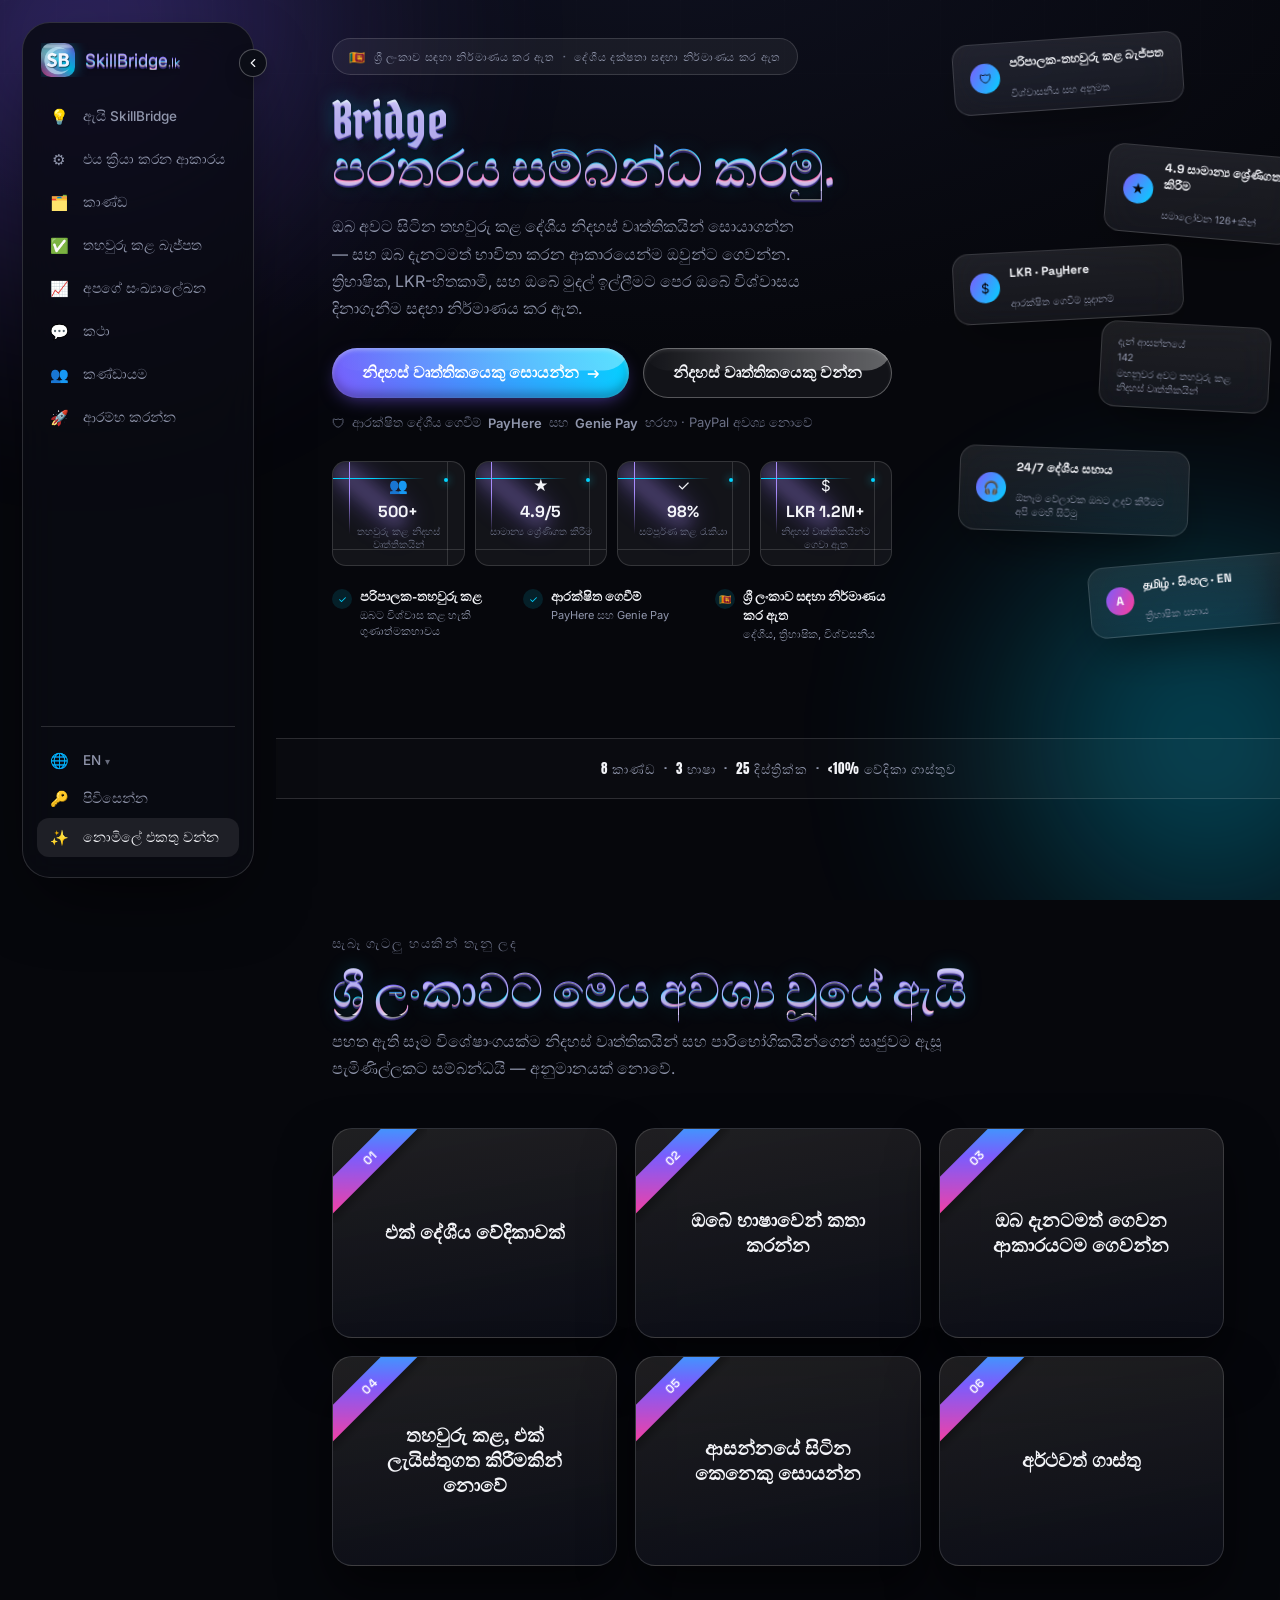
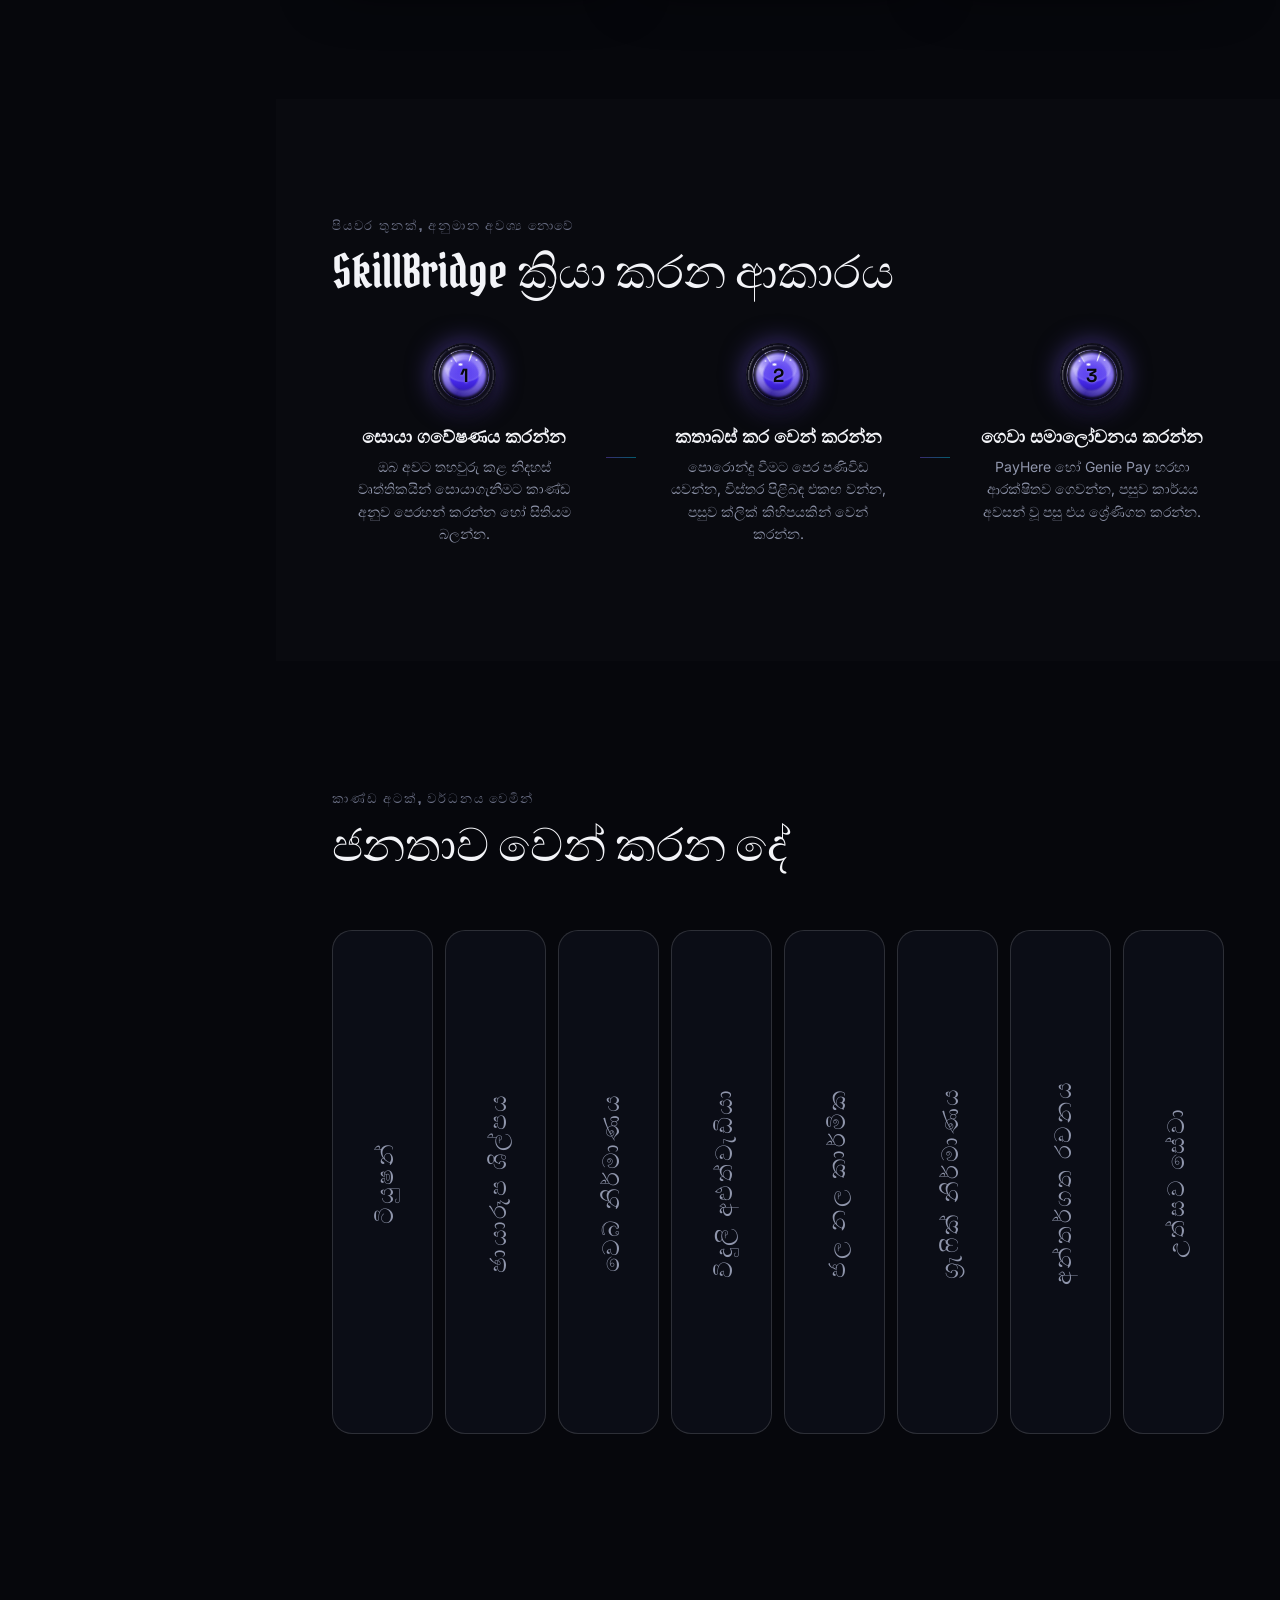
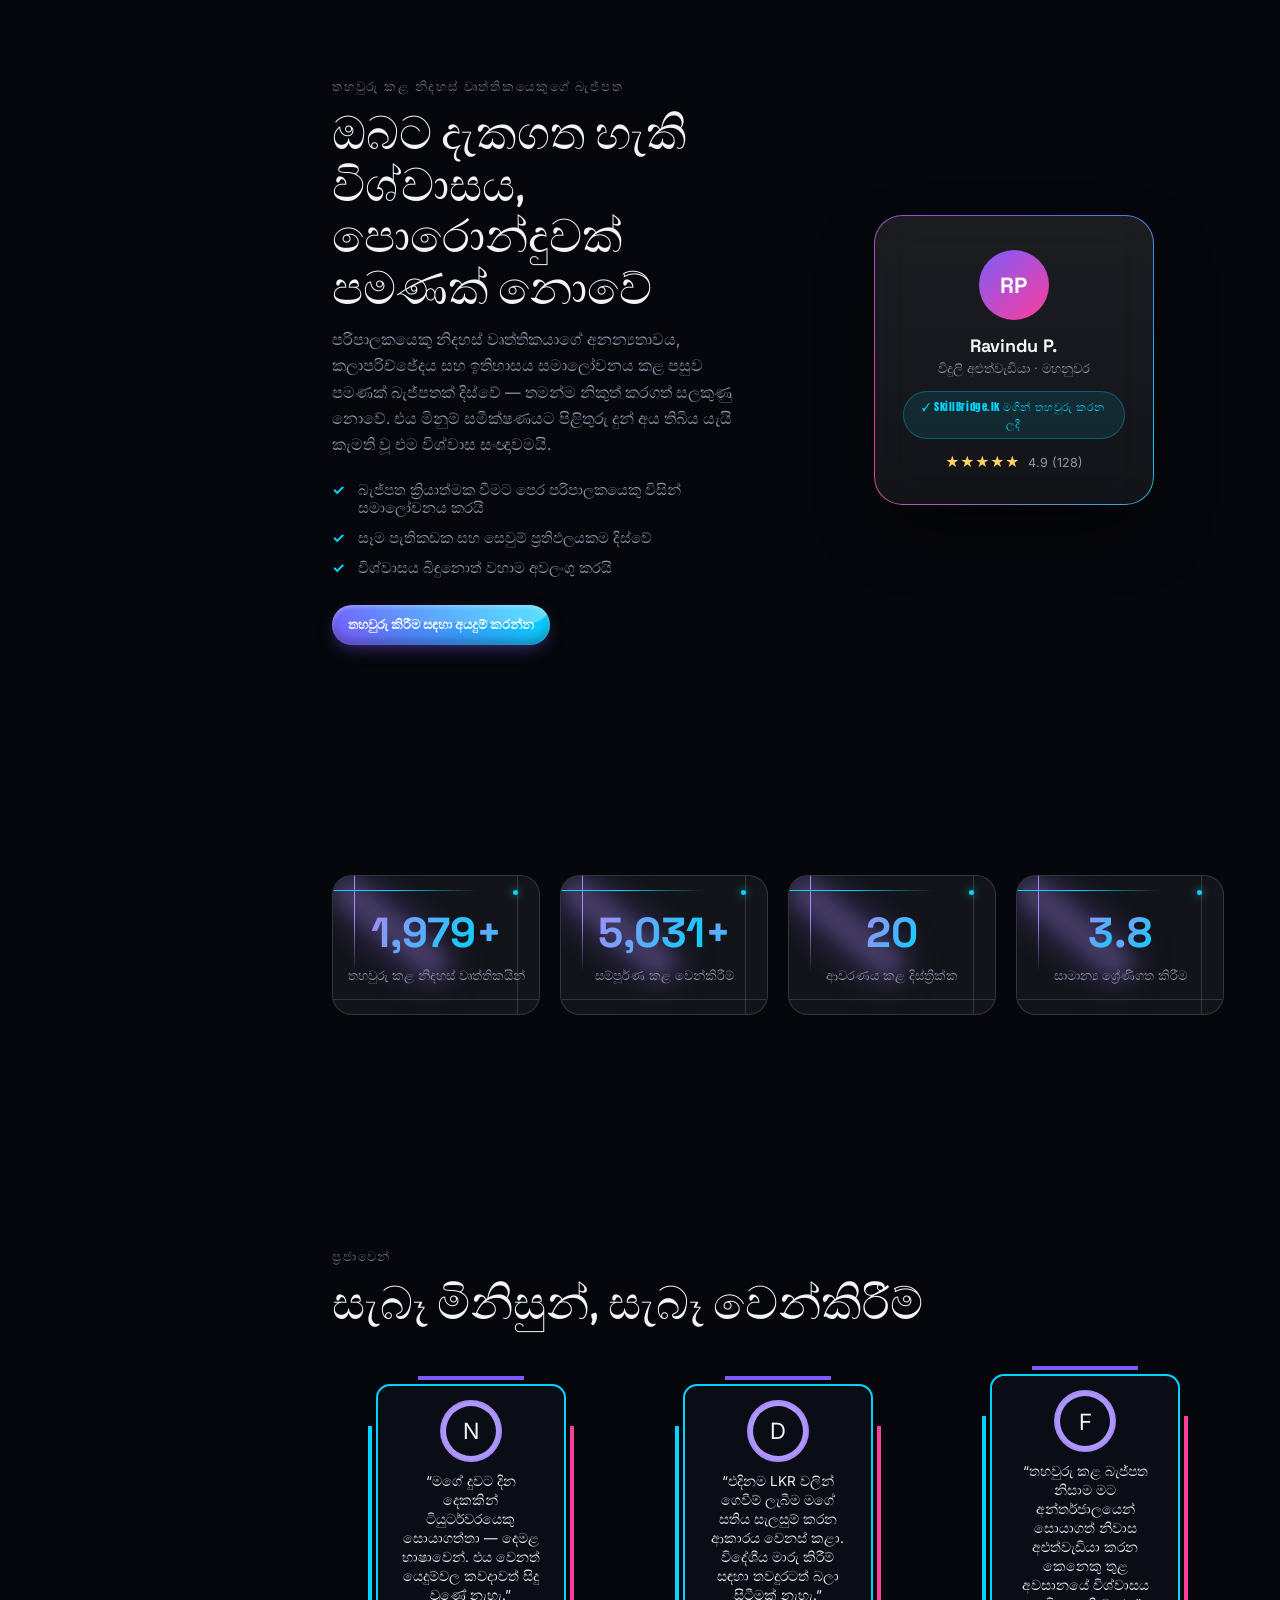
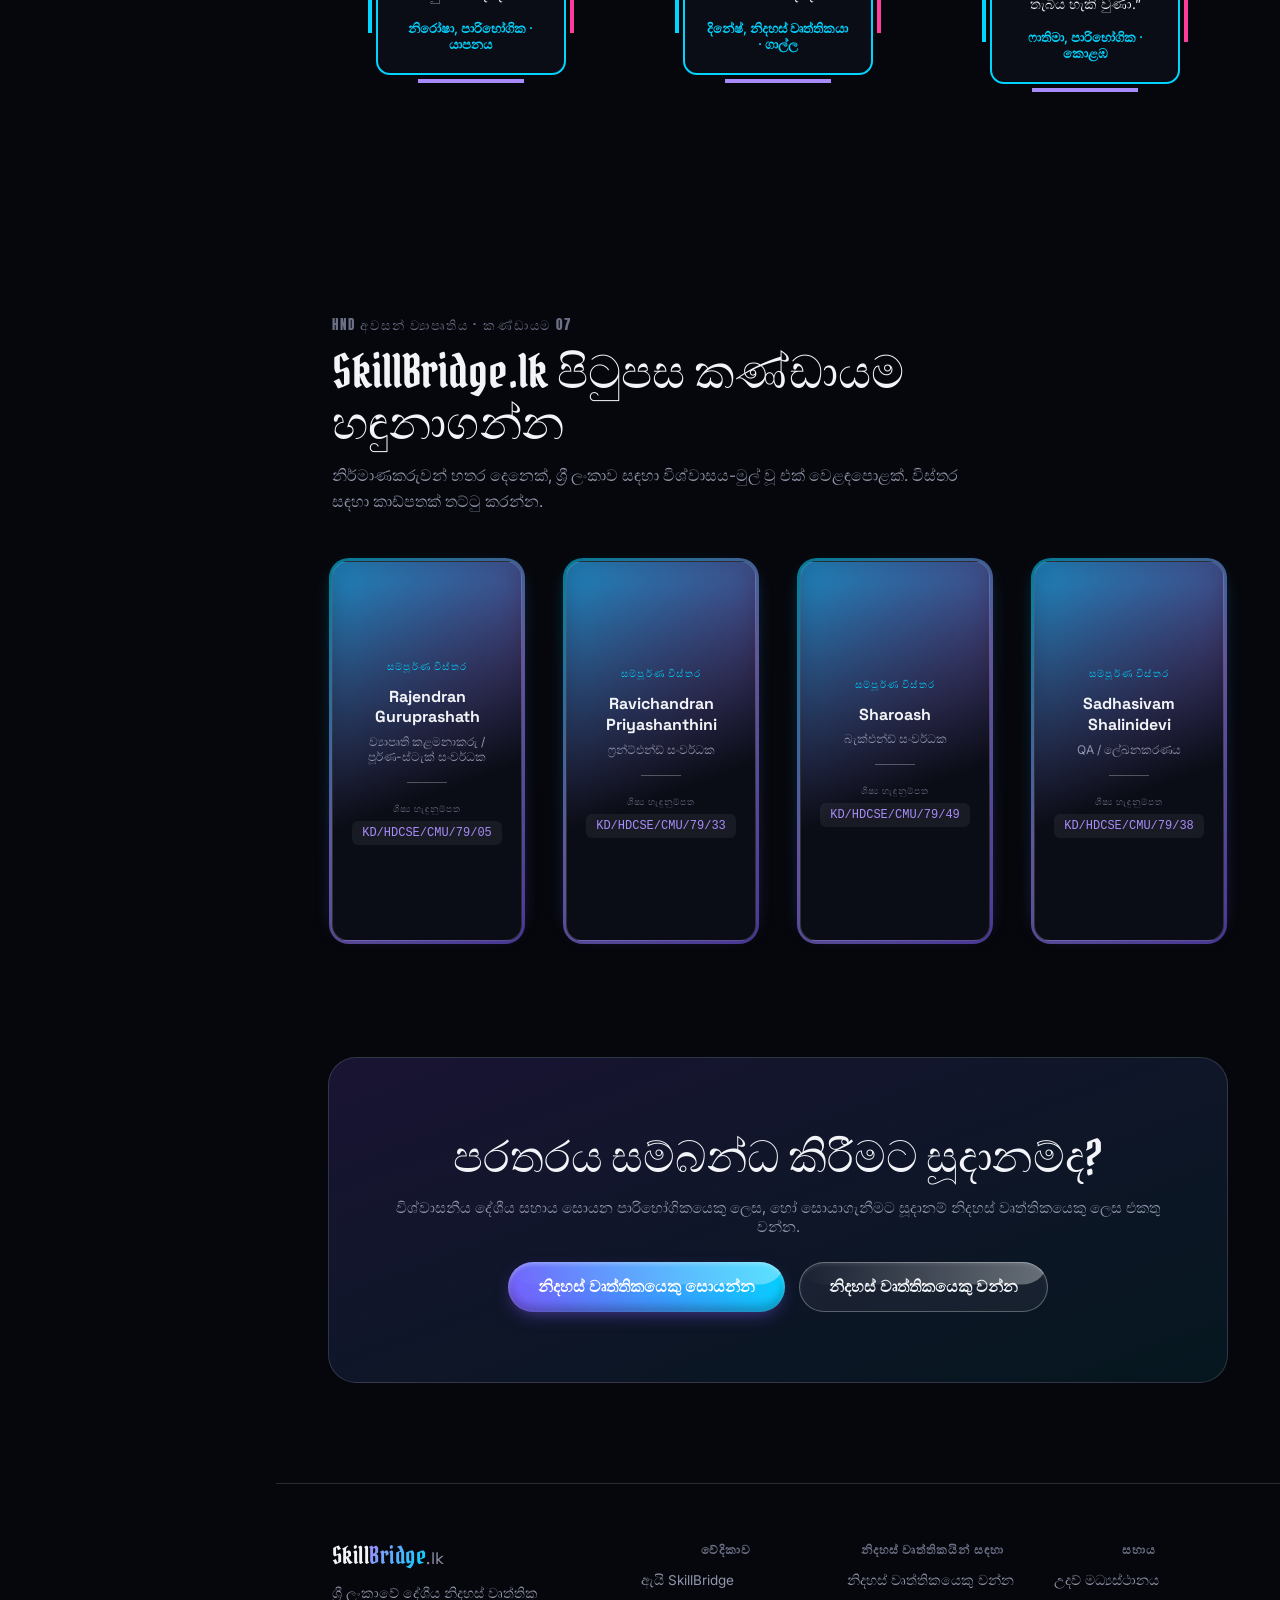
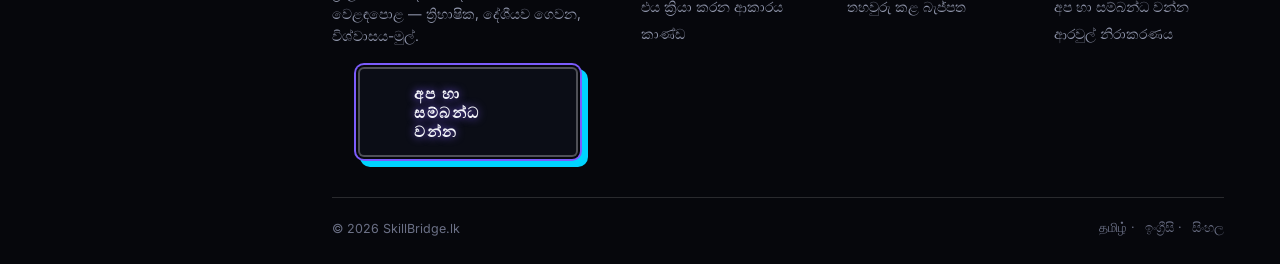
<file: sinhala/index(SIN).html>
<!doctype html>
<html lang="si">
  <head>
    <meta charset="UTF-8" />
    <meta name="viewport" content="width=device-width, initial-scale=1.0" />
    <title>SkillBridge.lk — ශ්‍රී ලංකාවේ දේශීය නිදහස් වෘත්තික වෙළඳපොළ</title>
    <meta
      name="description"
      content="Find verified, local freelancers near you. Trilingual, LKR payments via PayHere &amp; Genie Pay, and a trust-first marketplace built for Sri Lanka."
    />

    <link rel="preconnect" href="https://fonts.googleapis.com" />
    <link rel="preconnect" href="https://fonts.gstatic.com" crossorigin />
    <link
      rel="preload"
      as="style"
      href="https://fonts.googleapis.com/css2?family=Pirata+One&family=Anton&family=Space+Grotesk:wght@400;500;600;700&family=Inter:wght@400;500;600;700&display=swap"
      onload="this.onload=null;this.rel='stylesheet'"
    />
    <noscript>
      <link
        rel="stylesheet"
        href="https://fonts.googleapis.com/css2?family=Pirata+One&family=Anton&family=Space+Grotesk:wght@400;500;600;700&family=Inter:wght@400;500;600;700&display=swap"
      />
    </noscript>

    <link rel="stylesheet" href="assets/css/style.css?v=99" />
  </head>
  <body>
    <!-- Scroll progress — the literal "bridge" the visitor crosses down the page -->
    <div class="bridge-progress" id="bridgeProgress" aria-hidden="true"></div>

    <!-- Ambient scene, shared visual language with the language picker -->
    <div class="scene" aria-hidden="true">
      <div class="orb orb-violet" data-parallax="0.06"></div>
      <div class="orb orb-cyan" data-parallax="0.1"></div>
      <div class="orb orb-magenta" data-parallax="0.04"></div>
      <div class="grid-floor"></div>
    </div>

    <!-- =========================== SIDEBAR =========================== -->
    <aside class="sidebar" id="sidebar">
      <button
        class="sidebar-toggle"
        id="sidebarToggle"
        aria-label="පැති තීරුව මාරු කරන්න"
      >
        <svg
          viewBox="0 0 24 24"
          fill="none"
          stroke="currentColor"
          stroke-width="2"
          stroke-linecap="round"
          stroke-linejoin="round"
        >
          <polyline points="15 18 9 12 15 6"></polyline>
        </svg>
      </button>
      <div class="sidebar-top">
        <a href="index(SIN).html" class="sidebar-brand">
          <span class="sidebar-brand-icon"><img src="assets/images/logo.png" alt="SkillBridge.lk" class="brand-icon-img" /></span>
          <span class="sidebar-brand-text chrome-text"
            >Skill<span class="chrome-text">Bridge</span
            ><span class="brand-tld">.lk</span></span
          >
        </a>
      </div>

      <nav class="sidebar-links">
        <a href="#why" class="sidebar-link"
          ><span class="sidebar-icon">💡</span
          ><span class="sidebar-label">ඇයි SkillBridge</span></a
        >
        <a href="#how-it-works" class="sidebar-link"
          ><span class="sidebar-icon">⚙️</span
          ><span class="sidebar-label">එය ක්‍රියා කරන ආකාරය</span></a
        >
        <a href="#categories" class="sidebar-link"
          ><span class="sidebar-icon">🗂️</span
          ><span class="sidebar-label">කාණ්ඩ</span></a
        >
        <a href="#trust" class="sidebar-link"
          ><span class="sidebar-icon">✅</span
          ><span class="sidebar-label">තහවුරු කළ බැජ්පත</span></a
        >
        <a href="#stats" class="sidebar-link"
          ><span class="sidebar-icon">📈</span
          ><span class="sidebar-label">අපගේ සංඛ්‍යාලේඛන</span></a
        >
        <a href="#stories" class="sidebar-link"
          ><span class="sidebar-icon">💬</span
          ><span class="sidebar-label">කථා</span></a
        >
        <a href="#team" class="sidebar-link"
          ><span class="sidebar-icon">👥</span
          ><span class="sidebar-label">කණ්ඩායම</span></a
        >
        <a href="#cta" class="sidebar-link"
          ><span class="sidebar-icon">🚀</span
          ><span class="sidebar-label">ආරම්භ කරන්න</span></a
        >
      </nav>

      <div class="sidebar-divider"></div>

      <div class="sidebar-lang" id="langPill">
        <button
          type="button"
          class="sidebar-link sidebar-lang-btn"
          id="langPillBtn"
          aria-haspopup="true"
          aria-expanded="false"
        >
          <span class="sidebar-icon">🌐</span
          ><span class="sidebar-label"
            >EN <span class="lang-caret">▾</span></span
          >
        </button>
        <div class="lang-pill-menu" id="langPillMenu">
          <form action="../set_language.php" method="POST">
            <button type="submit" name="lang" value="tamil">தமிழ்</button>
          </form>
          <form action="../set_language.php" method="POST">
            <button type="submit" name="lang" value="english">ඉංග්‍රීසි</button>
          </form>
          <form action="../set_language.php" method="POST">
            <button type="submit" name="lang" value="sinhala">සිංහල</button>
          </form>
        </div>
      </div>

      <div class="sidebar-bottom">
        <span id="navLoggedOut" class="sidebar-account">
          <a href="login.php" class="sidebar-link"
            ><span class="sidebar-icon">🔑</span
            ><span class="sidebar-label">පිවිසෙන්න</span></a
          >
          <a href="register.php" class="sidebar-link sidebar-link--primary"
            ><span class="sidebar-icon">✨</span
            ><span class="sidebar-label">නොමිලේ එකතු වන්න</span></a
          >
        </span>

        <span id="navLoggedIn" class="sidebar-account" hidden>
          <a
            href="profile-edit.php"
            id="navProfileLink"
            class="sidebar-account-card"
          >
            <span class="sidebar-avatar" id="navHelloAvatar"></span>
            <span class="sidebar-account-info"
              ><strong id="navHelloName"></strong
              ><small>පැතිකඩ බලන්න</small></span
            >
          </a>
          <a href="dashboard.php" id="navDashboardLink" class="sidebar-link"
            ><span class="sidebar-icon">📊</span
            ><span class="sidebar-label">උපකරණ පුවරුව</span></a
          >
          <a href="logout.php" class="sidebar-link"
            ><span class="sidebar-icon">🚪</span
            ><span class="sidebar-label">ඉවත් වන්න</span></a
          >
        </span>
      </div>
    </aside>

    <!-- Sits OUTSIDE the sidebar on purpose: the sidebar is transformed
         off-screen on mobile, and a fixed-position child inside a
         transformed ancestor gets carried off-screen with it. Keeping
         this as a sibling means it stays fixed to the real viewport. -->
    <div class="mobile-topbar">
      <button
        class="mobile-burger"
        id="mobileBurger"
        aria-label="මෙනුව විවෘත කරන්න"
        aria-expanded="false"
      >
        <span></span><span></span><span></span>
      </button>
      <a href="index(SIN).html" class="mobile-topbar-brand">
        <span class="mobile-topbar-brand-icon"><img src="assets/images/logo.png" alt="SkillBridge.lk" class="brand-icon-img" /></span>
        <span class="mobile-topbar-brand-text chrome-text"
          >Skill<span class="chrome-text">Bridge</span
          ><span class="brand-tld">.lk</span></span
        >
      </a>
    </div>

    <main id="top">
      <!-- =========================== HERO =========================== -->
      <section class="hero">
        <div class="hero-copy reveal" data-reveal>
          <div class="hero-badge">
            <span class="hero-badge-flag">🇱🇰</span>
            <span>ශ්‍රී ලංකාව සඳහා නිර්මාණය කර ඇත</span>
            <span class="hero-badge-dot">&middot;</span>
            <span>දේශීය දක්ෂතා සඳහා නිර්මාණය කර ඇත</span>
          </div>

          <h1 class="hero-title chrome-text">Bridge<br />පරතරය සම්බන්ධ කරමු.</h1>
          <p class="hero-sub">
            ඔබ අවට සිටින තහවුරු කළ දේශීය නිදහස් වෘත්තිකයින් සොයාගන්න &mdash; සහ ඔබ
            දැනටමත් භාවිතා කරන ආකාරයෙන්ම ඔවුන්ට ගෙවන්න. ත්‍රිභාෂික, LKR-හිතකාමී, සහ ඔබේ
            මුදල් ඉල්ලීමට පෙර ඔබේ විශ්වාසය දිනාගැනීම සඳහා නිර්මාණය කර ඇත.
          </p>
          <div class="hero-ctas">
            <a href="register.php?as=client" class="btn btn-primary btn-lg"
              >නිදහස් වෘත්තිකයෙකු සොයන්න <span class="hero-cta-arrow">→</span></a
            >
            <a href="register.php?as=freelancer" class="btn btn-outline btn-lg"
              >නිදහස් වෘත්තිකයෙකු වන්න</a
            >
          </div>
          <p class="hero-trust">
            <span class="hero-trust-icon">🛡</span> ආරක්ෂිත දේශීය ගෙවීම්
            <strong>PayHere</strong> සහ <strong>Genie Pay</strong> හරහා &middot;
            PayPal අවශ්‍ය නොවේ
          </p>

          <div class="hero-stat-row">
            <div class="hero-stat">
              <div class="hero-stat-fx-dot"></div>
              <div class="hero-stat-fx-ray"></div>
              <div class="hero-stat-line hero-stat-line--top"></div>
              <div class="hero-stat-line hero-stat-line--left"></div>
              <div class="hero-stat-line hero-stat-line--bottom"></div>
              <div class="hero-stat-line hero-stat-line--right"></div>
              <span class="hero-stat-icon">👥</span>
              <span class="hero-stat-num">500+</span>
              <span class="hero-stat-label">තහවුරු කළ නිදහස් වෘත්තිකයින්</span>
            </div>
            <div class="hero-stat">
              <div class="hero-stat-fx-dot"></div>
              <div class="hero-stat-fx-ray"></div>
              <div class="hero-stat-line hero-stat-line--top"></div>
              <div class="hero-stat-line hero-stat-line--left"></div>
              <div class="hero-stat-line hero-stat-line--bottom"></div>
              <div class="hero-stat-line hero-stat-line--right"></div>
              <span class="hero-stat-icon">★</span>
              <span class="hero-stat-num">4.9/5</span>
              <span class="hero-stat-label">සාමාන්‍ය ශ්‍රේණිගත කිරීම</span>
            </div>
            <div class="hero-stat">
              <div class="hero-stat-fx-dot"></div>
              <div class="hero-stat-fx-ray"></div>
              <div class="hero-stat-line hero-stat-line--top"></div>
              <div class="hero-stat-line hero-stat-line--left"></div>
              <div class="hero-stat-line hero-stat-line--bottom"></div>
              <div class="hero-stat-line hero-stat-line--right"></div>
              <span class="hero-stat-icon">✓</span>
              <span class="hero-stat-num">98%</span>
              <span class="hero-stat-label">සම්පූර්ණ කළ රැකියා</span>
            </div>
            <div class="hero-stat">
              <div class="hero-stat-fx-dot"></div>
              <div class="hero-stat-fx-ray"></div>
              <div class="hero-stat-line hero-stat-line--top"></div>
              <div class="hero-stat-line hero-stat-line--left"></div>
              <div class="hero-stat-line hero-stat-line--bottom"></div>
              <div class="hero-stat-line hero-stat-line--right"></div>
              <span class="hero-stat-icon">$</span>
              <span class="hero-stat-num">LKR 1.2M+</span>
              <span class="hero-stat-label">නිදහස් වෘත්තිකයින්ට ගෙවා ඇත</span>
            </div>
          </div>

          <div class="hero-trust-badges">
            <div class="hero-trust-badge">
              <span class="hero-trust-badge-icon">✓</span>
              <span
                ><strong>පරිපාලක-තහවුරු කළ</strong><br />ඔබට විශ්වාස කළ හැකි
                ගුණාත්මකභාවය</span
              >
            </div>
            <div class="hero-trust-badge">
              <span class="hero-trust-badge-icon">✓</span>
              <span
                ><strong>ආරක්ෂිත ගෙවීම්</strong><br />PayHere සහ Genie
                Pay</span
              >
            </div>
            <div class="hero-trust-badge">
              <span class="hero-trust-badge-icon">🇱🇰</span>
              <span
                ><strong>ශ්‍රී ලංකාව සඳහා නිර්මාණය කර ඇත</strong><br />දේශීය, ත්‍රිභාෂික,
                විශ්වසනීය</span
              >
            </div>
          </div>
        </div>

        <div class="hero-visual reveal" data-reveal data-reveal-delay="1">
          <div class="float-badge float-badge--verified" data-tilt>
            <span class="float-badge-icon">🛡</span>
            <span
              ><strong>පරිපාලක-තහවුරු කළ බැජ්පත</strong><br />විශ්වාසනීය සහ
              අනුමත</span
            >
          </div>
          <div class="float-badge float-badge--rating" data-tilt>
            <span class="float-badge-icon">★</span>
            <span
              ><strong>4.9 සාමාන්‍ය ශ්‍රේණිගත කිරීම</strong><br />සමාලෝචන 126+කින්</span
            >
          </div>
          <div class="float-badge float-badge--pay" data-tilt>
            <span class="float-badge-icon">$</span>
            <span
              ><strong>LKR &middot; PayHere</strong><br />ආරක්ෂිත ගෙවීම්
              සූදානම්</span
            >
          </div>
          <div class="float-badge float-badge--nearby" data-tilt>
            <span class="float-badge-eyebrow">දැන් ආසන්නයේ</span>
            <span class="float-badge-big">142</span>
            <span class="float-badge-sub">මහනුවර අවට තහවුරු කළ නිදහස් වෘත්තිකයින්</span>
          </div>
          <div class="float-badge float-badge--support" data-tilt>
            <span class="float-badge-icon">🎧</span>
            <span
              ><strong>24/7 දේශීය සහාය</strong><br />ඕනෑම වේලාවක ඔබට උදව්
              කිරීමට අපි මෙහි සිටිමු</span
            >
          </div>
          <div class="float-badge float-badge--lang" data-tilt>
            <span class="float-badge-icon-circle">A</span>
            <span
              ><strong>தமிழ் &middot; සිංහල &middot; EN</strong><br />ත්‍රිභාෂික
              සහාය</span
            >
          </div>
        </div>
      </section>

      <!-- =========================== LOGO / STRIP =========================== -->
      <section class="strip reveal" data-reveal>
        <p>
          <span>8</span> කාණ්ඩ &nbsp;&middot;&nbsp;
          <span>3</span> භාෂා &nbsp;&middot;&nbsp;
          <span>25</span> දිස්ත්‍රික්ක &nbsp;&middot;&nbsp;
          <span>&lt;10%</span> වේදිකා ගාස්තුව
        </p>
      </section>

      <!-- =========================== WHY SECTION =========================== -->
      <section class="section" id="why">
        <div class="section-head reveal" data-reveal>
          <p class="eyebrow">සැබෑ ගැටලු හයකින් තැනු ලද</p>
          <h2 class="section-title chrome-text">ශ්‍රී ලංකාවට මෙය අවශ්‍ය වූයේ ඇයි</h2>
          <p class="section-sub">
            පහත ඇති සෑම විශේෂාංගයක්ම නිදහස් වෘත්තිකයින් සහ පාරිභෝගිකයින්ගෙන් සෘජුවම
            ඇසූ පැමිණිල්ලකට සම්බන්ධයි &mdash; අනුමානයක් නොවේ.
          </p>
        </div>

        <div class="card-grid card-grid--3 why-grid">
          <div class="why-card reveal" data-reveal>
            <span class="why-ribbon" data-num="01"></span>
            <div class="why-face"><h3>එක් දේශීය වේදිකාවක්</h3></div>
            <div class="why-details">
              <p>
                තවදුරටත් විසිරුණු Facebook කණ්ඩායම් සහ කටින් කට ප්‍රචාරය අවශ්‍ය නොවේ.
                එකම ස්ථානයකින් සොයන්න, සොයාගන්න, සහ වෙන් කරන්න.
              </p>
            </div>
          </div>

          <div class="why-card reveal" data-reveal>
            <span class="why-ribbon" data-num="02"></span>
            <div class="why-face"><h3>ඔබේ භාෂාවෙන් කතා කරන්න</h3></div>
            <div class="why-details">
              <p>
                සම්පූර්ණ වේදිකාව සිංහල, දෙමළ, හෝ ඉංග්‍රීසි භාෂාවෙන් ක්‍රියා කරයි &mdash;
                පරිවර්තන අනුමාන නොමැතිව ඕනෑම වේලාවක මාරු වන්න.
              </p>
            </div>
          </div>

          <div class="why-card reveal" data-reveal>
            <span class="why-ribbon" data-num="03"></span>
            <div class="why-face"><h3>ඔබ දැනටමත් ගෙවන ආකාරයටම ගෙවන්න</h3></div>
            <div class="why-details">
              <p>
                PayHere සහ Genie Pay LKR කෙලින්ම පිළිගනියි &mdash; PayPal නැත,
                විදේශීය කාඩ්පත් නැත, මුදල් හුවමාරු ගැටළු නැත.
              </p>
            </div>
          </div>

          <div class="why-card reveal" data-reveal>
            <span class="why-ribbon" data-num="04"></span>
            <div class="why-face"><h3>තහවුරු කළ, එක් ලැයිස්තුගත කිරීමකින් නොවේ</h3></div>
            <div class="why-details">
              <p>
                සෑම බැජ්පතක්ම දිස්වීමට පෙර පරිපාලකයෙකු විසින් සමාලෝචනය කරයි &mdash;
                ඔබට සැබවින්ම විශ්වාස කළ හැකි සංඥාවකි.
              </p>
            </div>
          </div>

          <div class="why-card reveal" data-reveal>
            <span class="why-ribbon" data-num="05"></span>
            <div class="why-face"><h3>ආසන්නයේ සිටින කෙනෙකු සොයන්න</h3></div>
            <div class="why-details">
              <p>
                Google Maps ගවේෂණය ඔබ අවට සිටින නිදහස් වෘත්තිකයින් පෙන්වයි &mdash;
                භෞතික නිරීක්ෂණයක් අවශ්‍ය සේවා සඳහා නිර්මාණය කර ඇත.
              </p>
            </div>
          </div>

          <div class="why-card reveal" data-reveal>
            <span class="why-ribbon" data-num="06"></span>
            <div class="why-face"><h3>අර්ථවත් ගාස්තු</h3></div>
            <div class="why-details">
              <p>
                අඩු, LKR-හිතකාමී කොමිසමක් &mdash; ගෝලීය වේදිකා දේශීය ඉපැයුම්කරුවන්ගෙන්
                ගන්නා ~20% ට වඩා බෙහෙවින් අඩුයි.
              </p>
            </div>
          </div>
        </div>
      </section>

      <!-- =========================== HOW IT WORKS =========================== -->
      <section class="section section--alt" id="how-it-works">
        <div class="section-head reveal" data-reveal>
          <p class="eyebrow">පියවර තුනක්, අනුමාන අවශ්‍ය නොවේ</p>
          <h2 class="section-title">SkillBridge ක්‍රියා කරන ආකාරය</h2>
        </div>

        <div class="steps">
          <div class="step reveal" data-reveal>
            <div class="step-marker">
              <div class="step-marker-ball"><span>1</span></div>
            </div>
            <h3>සොයා ගවේෂණය කරන්න</h3>
            <p>
              ඔබ අවට තහවුරු කළ නිදහස් වෘත්තිකයින් සොයාගැනීමට කාණ්ඩ අනුව පෙරහන්
              කරන්න හෝ සිතියම බලන්න.
            </p>
          </div>
          <div class="step-line" aria-hidden="true"></div>
          <div class="step reveal" data-reveal>
            <div class="step-marker">
              <div class="step-marker-ball"><span>2</span></div>
            </div>
            <h3>කතාබස් කර වෙන් කරන්න</h3>
            <p>
              පොරොන්දු වීමට පෙර පණිවිඩ යවන්න, විස්තර පිළිබඳ එකඟ වන්න, පසුව
              ක්ලික් කිහිපයකින් වෙන් කරන්න.
            </p>
          </div>
          <div class="step-line" aria-hidden="true"></div>
          <div class="step reveal" data-reveal>
            <div class="step-marker">
              <div class="step-marker-ball"><span>3</span></div>
            </div>
            <h3>ගෙවා සමාලෝචනය කරන්න</h3>
            <p>
              PayHere හෝ Genie Pay හරහා ආරක්ෂිතව ගෙවන්න, පසුව කාර්යය අවසන් වූ
              පසු එය ශ්‍රේණිගත කරන්න.
            </p>
          </div>
        </div>
      </section>

      <!-- =========================== CATEGORIES =========================== -->
      <section class="section" id="categories">
        <div class="section-head reveal" data-reveal>
          <p class="eyebrow">කාණ්ඩ අටක්, වර්ධනය වෙමින්</p>
          <h2 class="section-title">ජනතාව වෙන් කරන දේ</h2>
        </div>

        <div class="cat-accordion reveal" data-reveal>
          <a
            href="search.php?category=tutoring"
            class="cat-panel"
            data-tone="violet"
          >
            <span class="cat-panel-label">ටියුෂන්</span>
            <div class="cat-panel-content">
              <div class="cat-panel-top">
                <span class="cat-panel-icon">✎</span
                ><span class="cat-panel-tag">ජනප්‍රිය</span>
              </div>
              <div class="cat-panel-art"><img src="assets/images/tutoring.png" alt="ටියුෂන්" class="cat-panel-img" /></div>
              <span class="cat-panel-title">ටියුෂන්</span>
              <div class="cat-panel-stats">
                <div class="cat-panel-stat">
                  <strong>64+</strong><span>ටියුටර්වරු</span>
                </div>
                <div class="cat-panel-stat">
                  <strong>4.8★</strong><span>ශ්‍රේණිගත කිරීම</span>
                </div>
                <div class="cat-panel-stat">
                  <strong>210+</strong><span>සැසි</span>
                </div>
              </div>
            </div>
          </a>

          <a
            href="search.php?category=photography"
            class="cat-panel"
            data-tone="cyan"
          >
            <span class="cat-panel-label">ඡායාරූප ශිල්පය</span>
            <div class="cat-panel-content">
              <div class="cat-panel-top">
                <span class="cat-panel-icon">◎</span>
              </div>
              <div class="cat-panel-art"><img src="assets/images/photography.png" alt="ඡායාරූප ශිල්පය" class="cat-panel-img" /></div>
              <span class="cat-panel-title">ඡායාරූප ශිල්පය</span>
              <div class="cat-panel-stats">
                <div class="cat-panel-stat">
                  <strong>38+</strong><span>ඡායාරූප ශිල්පීන්</span>
                </div>
                <div class="cat-panel-stat">
                  <strong>4.9★</strong><span>ශ්‍රේණිගත කිරීම</span>
                </div>
                <div class="cat-panel-stat">
                  <strong>180+</strong><span>ෂූට්</span>
                </div>
              </div>
            </div>
          </a>

          <a
            href="search.php?category=web_design"
            class="cat-panel"
            data-tone="magenta"
          >
            <span class="cat-panel-label">වෙබ් නිර්මාණය</span>
            <div class="cat-panel-content">
              <div class="cat-panel-top">
                <span class="cat-panel-icon">◧</span
                ><span class="cat-panel-tag">ජනප්‍රිය</span>
              </div>
              <div class="cat-panel-art"><img src="assets/images/web-design.png" alt="වෙබ් නිර්මාණය" class="cat-panel-img" /></div>
              <span class="cat-panel-title">වෙබ් නිර්මාණය</span>
              <div class="cat-panel-stats">
                <div class="cat-panel-stat">
                  <strong>52+</strong><span>සංවර්ධකයින්</span>
                </div>
                <div class="cat-panel-stat">
                  <strong>4.8★</strong><span>ශ්‍රේණිගත කිරීම</span>
                </div>
                <div class="cat-panel-stat">
                  <strong>140+</strong><span>ව්‍යාපෘති</span>
                </div>
              </div>
            </div>
          </a>

          <a
            href="search.php?category=electrical"
            class="cat-panel"
            data-tone="violet"
          >
            <span class="cat-panel-label">විදුලි අළුත්වැඩියා</span>
            <div class="cat-panel-content">
              <div class="cat-panel-top">
                <span class="cat-panel-icon">⚡</span>
              </div>
              <div class="cat-panel-art"><img src="assets/images/electrical-repair.png" alt="විදුලි අළුත්වැඩියා" class="cat-panel-img" /></div>
              <span class="cat-panel-title">විදුලි අළුත්වැඩියා</span>
              <div class="cat-panel-stats">
                <div class="cat-panel-stat">
                  <strong>41+</strong><span>විදුලි කාර්මිකයින්</span>
                </div>
                <div class="cat-panel-stat">
                  <strong>4.7★</strong><span>ශ්‍රේණිගත කිරීම</span>
                </div>
                <div class="cat-panel-stat">
                  <strong>260+</strong><span>සම්පූර්ණ කළ රැකියා</span>
                </div>
              </div>
            </div>
          </a>

          <a
            href="search.php?category=plumbing"
            class="cat-panel"
            data-tone="cyan"
          >
            <span class="cat-panel-label">ජල නල කාර්මික</span>
            <div class="cat-panel-content">
              <div class="cat-panel-top">
                <span class="cat-panel-icon">⌇</span>
              </div>
              <div class="cat-panel-art"><img src="assets/images/plumbing.png" alt="ජල නල කාර්මික" class="cat-panel-img" /></div>
              <span class="cat-panel-title">ජල නල කාර්මික</span>
              <div class="cat-panel-stats">
                <div class="cat-panel-stat">
                  <strong>35+</strong><span>ජල නල කාර්මිකයින්</span>
                </div>
                <div class="cat-panel-stat">
                  <strong>4.7★</strong><span>ශ්‍රේණිගත කිරීම</span>
                </div>
                <div class="cat-panel-stat">
                  <strong>190+</strong><span>සම්පූර්ණ කළ රැකියා</span>
                </div>
              </div>
            </div>
          </a>

          <a
            href="search.php?category=graphic_design"
            class="cat-panel"
            data-tone="magenta"
          >
            <span class="cat-panel-label">ග්‍රැෆික් නිර්මාණය</span>
            <div class="cat-panel-content">
              <div class="cat-panel-top">
                <span class="cat-panel-icon">◈</span
                ><span class="cat-panel-tag">ජනප්‍රිය</span>
              </div>
              <div class="cat-panel-art"><img src="assets/images/graphic-design.png" alt="ග්‍රැෆික් නිර්මාණය" class="cat-panel-img" /></div>
              <span class="cat-panel-title">ග්‍රැෆික් නිර්මාණය</span>
              <div class="cat-panel-stats">
                <div class="cat-panel-stat">
                  <strong>47+</strong><span>නිර්මාණකරුවන්</span>
                </div>
                <div class="cat-panel-stat">
                  <strong>4.9★</strong><span>ශ්‍රේණිගත කිරීම</span>
                </div>
                <div class="cat-panel-stat">
                  <strong>310+</strong><span>නිර්මාණ</span>
                </div>
              </div>
            </div>
          </a>

          <a
            href="search.php?category=writing"
            class="cat-panel"
            data-tone="violet"
          >
            <span class="cat-panel-label">අන්තර්ගත රචනය</span>
            <div class="cat-panel-content">
              <div class="cat-panel-top">
                <span class="cat-panel-icon">✒</span>
              </div>
              <div class="cat-panel-art"><img src="assets/images/content-writing.png" alt="අන්තර්ගත රචනය" class="cat-panel-img" /></div>
              <span class="cat-panel-title">අන්තර්ගත රචනය</span>
              <div class="cat-panel-stats">
                <div class="cat-panel-stat">
                  <strong>29+</strong><span>රචකයින්</span>
                </div>
                <div class="cat-panel-stat">
                  <strong>4.8★</strong><span>ශ්‍රේණිගත කිරීම</span>
                </div>
                <div class="cat-panel-stat">
                  <strong>400+</strong><span>ලිපි</span>
                </div>
              </div>
            </div>
          </a>

          <a
            href="search.php?category=event_services"
            class="cat-panel"
            data-tone="cyan"
          >
            <span class="cat-panel-label">උත්සව සේවා</span>
            <div class="cat-panel-content">
              <div class="cat-panel-top">
                <span class="cat-panel-icon">✦</span>
              </div>
              <div class="cat-panel-art"><img src="assets/images/event-services.png" alt="උත්සව සේවා" class="cat-panel-img" /></div>
              <span class="cat-panel-title">උත්සව සේවා</span>
              <div class="cat-panel-stats">
                <div class="cat-panel-stat">
                  <strong>22+</strong><span>සැලසුම්කරුවන්</span>
                </div>
                <div class="cat-panel-stat">
                  <strong>4.9★</strong><span>ශ්‍රේණිගත කිරීම</span>
                </div>
                <div class="cat-panel-stat">
                  <strong>95+</strong><span>උත්සව</span>
                </div>
              </div>
            </div>
          </a>
        </div>
      </section>

      <!-- =========================== TRUST / VERIFIED BADGE =========================== -->
      <section class="section section--split" id="trust">
        <div class="split-copy reveal" data-reveal>
          <p class="eyebrow">තහවුරු කළ නිදහස් වෘත්තිකයෙකුගේ බැජ්පත</p>
          <h2 class="section-title">ඔබට දැකගත හැකි විශ්වාසය, පොරොන්දුවක් පමණක් නොවේ</h2>
          <p class="section-sub">
            පරිපාලකයෙකු නිදහස් වෘත්තිකයාගේ අනන්‍යතාවය, කලාපරිච්ඡේදය සහ ඉතිහාසය
            සමාලෝචනය කළ පසුව පමණක් බැජ්පතක් දිස්වේ &mdash; තමන්ම නිකුත් කරගත්
            සලකුණු නොවේ. එය මිනුම් සමීක්ෂණයට පිළිතුරු දුන් අය තිබිය යැයි කැමති
            වූ එම විශ්වාස සංඥාවමයි.
          </p>
          <ul class="check-list">
            <li>බැජ්පත ක්‍රියාත්මක වීමට පෙර පරිපාලකයෙකු විසින් සමාලෝචනය කරයි</li>
            <li>සෑම පැතිකඩක සහ සෙවුම් ප්‍රතිඵලයකම දිස්වේ</li>
            <li>විශ්වාසය බිඳුනොත් වහාම අවලංගු කරයි</li>
          </ul>
          <a href="register.php?as=freelancer" class="btn btn-primary"
            >තහවුරු කිරීම සඳහා අයදුම් කරන්න</a
          >
        </div>

        <div class="split-visual reveal" data-reveal data-reveal-delay="1">
          <div class="badge-panel" data-tilt>
            <div class="badge-glow"></div>
            <div class="badge-avatar">RP</div>
            <h4>Ravindu P.</h4>
            <span class="badge-role">විදුලි අළුත්වැඩියා &middot; මහනුවර</span>
            <span class="badge-check">✓ SkillBridge.lk මගින් තහවුරු කරන ලදී</span>
            <div class="badge-stars">★★★★★ <span>4.9 (128)</span></div>
          </div>
        </div>
      </section>

      <!-- =========================== STATS =========================== -->
      <section class="section stats-section" id="stats">
        <div class="stats-grid">
          <div class="stat reveal" data-reveal>
            <div class="stat-fx-dot"></div>
            <div class="stat-fx-ray"></div>
            <div class="stat-line stat-line--top"></div>
            <div class="stat-line stat-line--left"></div>
            <div class="stat-line stat-line--bottom"></div>
            <div class="stat-line stat-line--right"></div>
            <span class="stat-num" data-count="2400">0</span
            ><span class="stat-plus">+</span>
            <span class="stat-label">තහවුරු කළ නිදහස් වෘත්තිකයින්</span>
          </div>
          <div class="stat reveal" data-reveal>
            <div class="stat-fx-dot"></div>
            <div class="stat-fx-ray"></div>
            <div class="stat-line stat-line--top"></div>
            <div class="stat-line stat-line--left"></div>
            <div class="stat-line stat-line--bottom"></div>
            <div class="stat-line stat-line--right"></div>
            <span class="stat-num" data-count="6100">0</span
            ><span class="stat-plus">+</span>
            <span class="stat-label">සම්පූර්ණ කළ වෙන්කිරීම්</span>
          </div>
          <div class="stat reveal" data-reveal>
            <div class="stat-fx-dot"></div>
            <div class="stat-fx-ray"></div>
            <div class="stat-line stat-line--top"></div>
            <div class="stat-line stat-line--left"></div>
            <div class="stat-line stat-line--bottom"></div>
            <div class="stat-line stat-line--right"></div>
            <span class="stat-num" data-count="25">0</span>
            <span class="stat-label">ආවරණය කළ දිස්ත්‍රික්ක</span>
          </div>
          <div class="stat reveal" data-reveal>
            <div class="stat-fx-dot"></div>
            <div class="stat-fx-ray"></div>
            <div class="stat-line stat-line--top"></div>
            <div class="stat-line stat-line--left"></div>
            <div class="stat-line stat-line--bottom"></div>
            <div class="stat-line stat-line--right"></div>
            <span class="stat-num" data-count="4">0</span
            ><span class="stat-plus">.8</span>
            <span class="stat-label">සාමාන්‍ය ශ්‍රේණිගත කිරීම</span>
          </div>
        </div>
      </section>

      <!-- =========================== TESTIMONIALS =========================== -->
      <!-- =========================== TESTIMONIALS =========================== -->
      <section class="section" id="stories">
        <div class="section-head reveal" data-reveal>
          <p class="eyebrow">ප්‍රජාවෙන්</p>
          <h2 class="section-title">සැබෑ මිනිසුන්, සැබෑ වෙන්කිරීම්</h2>
        </div>

        <div class="story-grid-3">
          <div class="story-container reveal" data-reveal>
            <div class="story-box">
              <div class="story-content">
                <div class="story-icon">N</div>
                <p class="story-quote">
                  &ldquo;මගේ දුවට දින දෙකකින් ටියුටර්වරයෙකු සොයාගත්තා &mdash; දෙමළ
                  භාෂාවෙන්. එය වෙනත් යෙදුම්වල කවදාවත් සිදු වුණේ නැහැ.&rdquo;
                </p>
                <cite class="story-cite">නිරෝෂා, පාරිභෝගික &middot; යාපනය</cite>
              </div>
            </div>
          </div>

          <div class="story-container reveal" data-reveal>
            <div class="story-box">
              <div class="story-content">
                <div class="story-icon">D</div>
                <p class="story-quote">
                  &ldquo;එදිනම LKR වලින් ගෙවීම් ලැබීම මගේ සතිය සැලසුම් කරන
                  ආකාරය වෙනස් කළා. විදේශීය මාරු කිරීම් සඳහා තවදුරටත් බලා
                  සිටීමක් නැහැ.&rdquo;
                </p>
                <cite class="story-cite"
                  >දිනේෂ්, නිදහස් වෘත්තිකයා &middot; ගාල්ල</cite
                >
              </div>
            </div>
          </div>

          <div class="story-container reveal" data-reveal>
            <div class="story-box">
              <div class="story-content">
                <div class="story-icon">F</div>
                <p class="story-quote">
                  &ldquo;තහවුරු කළ බැජ්පත නිසාම මට අන්තර්ජාලයෙන් සොයාගත් නිවාස
                  අළුත්වැඩියා කරන කෙනෙකු තුළ අවසානයේ විශ්වාසය තැබිය හැකි
                  වුණා.&rdquo;
                </p>
                <cite class="story-cite">ෆාතිමා, පාරිභෝගික &middot; කොළඹ</cite>
              </div>
            </div>
          </div>
        </div>
      </section>

      <!-- =========================== TEAM (ID CARD PLATES) =========================== -->
      <section class="section" id="team">
        <div class="section-head reveal" data-reveal>
          <p class="eyebrow">HND අවසන් ව්‍යාපෘතිය &middot; කණ්ඩායම 07</p>
          <h2 class="section-title">SkillBridge.lk පිටුපස කණ්ඩායම හඳුනාගන්න</h2>
          <p class="section-sub">
            නිර්මාණකරුවන් හතර දෙනෙක්, ශ්‍රී ලංකාව සඳහා විශ්වාසය-මුල් වූ එක්
            වෙළඳපොළක්. විස්තර සඳහා කාඩ්පතක් තට්ටු කරන්න.
          </p>
        </div>

        <div class="tcg-grid">
          <!-- Card 1 -->
          <article class="tcg-card reveal" data-reveal data-tcg-index="0">
            <div class="tcg-flip">
              <div class="tcg-face tcg-face--front">
                <span class="tcg-back-label">සම්පූර්ණ විස්තර</span>
                <h4 class="tcg-back-name">Rajendran Guruprashath</h4>
                <span class="tcg-back-role"
                  >ව්‍යාපෘති කළමනාකරු / පූර්ණ-ස්ටැක් සංවර්ධක</span
                >
                <div class="tcg-back-divider"></div>
                <span class="tcg-back-id-label">ශිෂ්‍ය හැඳුනුම්පත</span>
                <span class="tcg-back-id">KD/HDCSE/CMU/79/05</span>
              </div>
              <div class="tcg-face tcg-face--back">
                <div class="tcg-header">
                  <span class="tcg-name">Guruprashath</span>
                  <span class="tcg-header-dots" aria-hidden="true">⋮</span>
                </div>
                <div class="tcg-art">
                  <img src="assets/images/guruprashath.png" alt="Guruprashath" class="tcg-art-img" />
                  <span class="tcg-avatar">GP</span>
                </div>
                <div class="tcg-meta-row">
                  <span class="tcg-id-tag">G07&#8209;01</span>
                  <span class="tcg-type">භූමිකාව: කණ්ඩායම් සාමාජික</span>
                </div>
                <p class="tcg-desc">
                  SkillBridge එකට තබා ගන්නා තර්කනය, එක් විමසුමක් වරක් තනමින්.
                </p>
              </div>
            </div>
          </article>

          <!-- Card 2 -->
          <article class="tcg-card reveal" data-reveal data-tcg-index="1">
            <div class="tcg-flip">
              <div class="tcg-face tcg-face--front">
                <span class="tcg-back-label">සම්පූර්ණ විස්තර</span>
                <h4 class="tcg-back-name">Ravichandran Priyashanthini</h4>
                <span class="tcg-back-role">ෆ්‍රන්ට්එන්ඩ් සංවර්ධක</span>
                <div class="tcg-back-divider"></div>
                <span class="tcg-back-id-label">ශිෂ්‍ය හැඳුනුම්පත</span>
                <span class="tcg-back-id">KD/HDCSE/CMU/79/33</span>
              </div>
              <div class="tcg-face tcg-face--back">
                <div class="tcg-header">
                  <span class="tcg-name">Priyashanthini</span>
                  <span class="tcg-header-dots" aria-hidden="true">⋮</span>
                </div>
                <div class="tcg-art">
                  <img src="assets/images/priyashanthini.png" alt="Priyashanthini" class="tcg-art-img" />
                  <span class="tcg-avatar">PS</span>
                </div>
                <div class="tcg-meta-row">
                  <span class="tcg-id-tag">G07&#8209;02</span>
                  <span class="tcg-type">භූමිකාව: කණ්ඩායම් සාමාජික</span>
                </div>
                <p class="tcg-desc">
                  විශ්වාසය සහ තහවුරු කිරීම පාරිභෝගිකයෙකුට සැබවින්ම දැනෙන
                  දෙයක් බවට පත් කරමින්.
                </p>
              </div>
            </div>
          </article>

          <!-- Card 3 -->
          <article class="tcg-card reveal" data-reveal data-tcg-index="2">
            <div class="tcg-flip">
              <div class="tcg-face tcg-face--front">
                <span class="tcg-back-label">සම්පූර්ණ විස්තර</span>
                <h4 class="tcg-back-name">Sharoash</h4>
                <span class="tcg-back-role">බැක්එන්ඩ් සංවර්ධක</span>
                <div class="tcg-back-divider"></div>
                <span class="tcg-back-id-label">ශිෂ්‍ය හැඳුනුම්පත</span>
                <span class="tcg-back-id">KD/HDCSE/CMU/79/49</span>
              </div>
              <div class="tcg-face tcg-face--back">
                <div class="tcg-header">
                  <span class="tcg-name">Sharoash</span>
                  <span class="tcg-header-dots" aria-hidden="true">⋮</span>
                </div>
                <div class="tcg-art">
                  <img src="assets/images/sharoash.png" alt="Sharoash" class="tcg-art-img" />
                  <span class="tcg-avatar">SH</span>
                </div>
                <div class="tcg-meta-row">
                  <span class="tcg-id-tag">G07&#8209;03</span>
                  <span class="tcg-type">භූමිකාව: කණ්ඩායම් සාමාජික</span>
                </div>
                <p class="tcg-desc">
                  සෑම තිරයක්ම SkillBridge ට අයත් බව පෙනෙන සහ දැනෙන බව
                  තහවුරු කරමින්.
                </p>
              </div>
            </div>
          </article>

          <!-- Card 4 -->
          <article class="tcg-card reveal" data-reveal data-tcg-index="3">
            <div class="tcg-flip">
              <div class="tcg-face tcg-face--front">
                <span class="tcg-back-label">සම්පූර්ණ විස්තර</span>
                <h4 class="tcg-back-name">Sadhasivam Shalinidevi</h4>
                <span class="tcg-back-role">QA / ලේඛනකරණය</span>
                <div class="tcg-back-divider"></div>
                <span class="tcg-back-id-label">ශිෂ්‍ය හැඳුනුම්පත</span>
                <span class="tcg-back-id">KD/HDCSE/CMU/79/38</span>
              </div>
              <div class="tcg-face tcg-face--back">
                <div class="tcg-header">
                  <span class="tcg-name">Shalini</span>
                  <span class="tcg-header-dots" aria-hidden="true">⋮</span>
                </div>
                <div class="tcg-art">
                  <img src="assets/images/shalini.png" alt="Shalini" class="tcg-art-img" />
                  <span class="tcg-avatar">SL</span>
                </div>
                <div class="tcg-meta-row">
                  <span class="tcg-id-tag">G07&#8209;04</span>
                  <span class="tcg-type">භූමිකාව: කණ්ඩායම් සාමාජික</span>
                </div>
                <p class="tcg-desc">
                  මුල් වයර්ෆ්‍රේම් සිට අවසන් ඉදිරිපත් කිරීම දක්වා ව්‍යාපෘතිය
                  මාර්ගයේ තබා ගනිමින්.
                </p>
              </div>
            </div>
          </article>
        </div>
      </section>

      <!-- =========================== FINAL CTA =========================== -->
      <section data-reveal id="cta" class="cta-banner reveal" data-reveal>
        <h2>පරතරය සම්බන්ධ කිරීමට සූදානම්ද?</h2>
        <p>
          විශ්වාසනීය දේශීය සහාය සොයන පාරිභෝගිකයෙකු ලෙස, හෝ සොයාගැනීමට සූදානම්
          නිදහස් වෘත්තිකයෙකු ලෙස එකතු වන්න.
        </p>
        <div class="hero-ctas">
          <a href="register.php?as=client" class="btn btn-primary btn-lg"
            >නිදහස් වෘත්තිකයෙකු සොයන්න</a
          >
          <a href="register.php?as=freelancer" class="btn btn-outline btn-lg"
            >නිදහස් වෘත්තිකයෙකු වන්න</a
          >
        </div>
      </section>
    </main>

    <!-- =========================== FOOTER =========================== -->
    <footer class="footer">
      <div class="footer-grid">
        <div class="footer-brand">
          <span class="brand-mark"
            >Skill<span class="brand-accent">Bridge</span
            ><span class="brand-tld">.lk</span></span
          >
          <p>
            ශ්‍රී ලංකාවේ දේශීය නිදහස් වෘත්තික වෙළඳපොළ &mdash; ත්‍රිභාෂික,
            දේශීයව ගෙවන, විශ්වාසය-මුල්.
          </p>

          <!-- Contact Us widget -->
          <div class="chaos-terminal">
            <div class="main-frame">
              <div class="chaos-text">අප හා සම්බන්ධ වන්න</div>
            </div>
            <div class="icon-chaos">
             <a class="social-unit" href="javascript:void(0)" title="ඉක්මනින්" aria-label="Twitter"
                ><svg viewBox="0 0 24 24">
                  <path
                    d="M23.953 4.57a10 10 0 01-2.825.775 4.958 4.958 0 002.163-2.723c-.951.555-2.005.959-3.127 1.184a4.92 4.92 0 00-8.384 4.482C7.69 8.095 4.067 6.13 1.64 3.162a4.822 4.822 0 00-.666 2.475c0 1.71.87 3.213 2.188 4.096a4.904 4.904 0 01-2.228-.616v.06a4.923 4.923 0 003.946 4.827 4.996 4.996 0 01-2.212.085 4.936 4.936 0 004.604 3.417 9.867 9.867 0 01-6.102 2.105c-.39 0-.779-.023-1.17-.067a13.995 13.995 0 007.557 2.209c9.053 0 13.998-7.496 13.998-13.985 0-.21 0-.42-.015-.63A9.935 9.935 0 0024 4.59z"
                  ></path></svg
              ></a>
             <a class="social-unit" href="javascript:void(0)" title="ඉක්මනින්" aria-label="Instagram"
                ><svg viewBox="0 0 24 24">
                  <path
                    d="M12 2.163c3.204 0 3.584.012 4.85.07 3.252.148 4.771 1.691 4.919 4.919.058 1.265.069 1.645.069 4.849 0 3.205-.012 3.584-.069 4.849-.149 3.225-1.664 4.771-4.919 4.919-1.266.058-1.644.07-4.85.07-3.204 0-3.584-.012-4.849-.07-3.26-.149-4.771-1.699-4.919-4.92-.058-1.265-.07-1.644-.07-4.849 0-3.204.013-3.583.07-4.849.149-3.227 1.664-4.771 4.919-4.919 1.266-.057 1.645-.069 4.849-.069zm0-2.163c-3.259 0-3.667.014-4.947.072-4.358.2-6.78 2.618-6.98 6.98-.059 1.281-.073 1.689-.073 4.948 0 3.259.014 3.668.072 4.948.2 4.358 2.618 6.78 6.98 6.98 1.281.058 1.689.072 4.948.072 3.259 0 3.668-.014 4.948-.072 4.354-.2 6.782-2.618 6.979-6.98.059-1.28.073-1.689.073-4.948 0-3.259-.014-3.667-.072-4.947-.196-4.354-2.617-6.78-6.979-6.98-1.281-.059-1.69-.073-4.949-.073zm0 5.838c-3.403 0-6.162 2.759-6.162 6.162s2.759 6.163 6.162 6.163 6.162-2.759 6.162-6.163c0-3.403-2.759-6.162-6.162-6.162zm0 10.162c-2.209 0-4-1.79-4-4 0-2.209 1.791-4 4-4s4 1.791 4 4c0 2.21-1.791 4-4 4zm6.406-11.845c-.796 0-1.441.645-1.441 1.44s.645 1.44 1.441 1.44c.795 0 1.439-.645 1.439-1.44s-.644-1.44-1.439-1.44z"
                  ></path></svg
              ></a>
             <a class="social-unit" href="javascript:void(0)" title="ඉක්මනින්" aria-label="LinkedIn"
                ><svg viewBox="0 0 24 24">
                  <path
                    d="M20.447 20.452h-3.554v-5.569c0-1.328-.027-3.037-1.852-3.037-1.853 0-2.136 1.445-2.136 2.939v5.667H9.351V9h3.414v1.561h.046c.477-.9 1.637-1.85 3.37-1.85 3.601 0 4.267 2.37 4.267 5.455v6.286zM5.337 7.433c-1.144 0-2.063-.926-2.063-2.065 0-1.138.92-2.063 2.063-2.063 1.14 0 2.064.925 2.064 2.063 0 1.139-.925 2.065-2.064 2.065zm1.782 13.019H3.555V9h3.564v11.452zM22.225 0H1.771C.792 0 0 .774 0 1.729v20.542C0 23.227.792 24 1.771 24h20.451C23.2 24 24 23.227 24 22.271V1.729C24 .774 23.2 0 22.222 0h.003z"
                  ></path></svg
              ></a>
              <a class="social-unit" href="javascript:void(0)" title="ඉක්මනින්" aria-label="YouTube"
                ><svg viewBox="0 0 24 24">
                  <path
                    d="M23.498 6.186a3.016 3.016 0 0 0-2.122-2.136C19.505 3.545 12 3.545 12 3.545s-7.505 0-9.377.505A3.017 3.017 0 0 0 .502 6.186C0 8.07 0 12 0 12s0 3.93.502 5.814a3.016 3.016 0 0 0 2.122 2.136c1.871.505 9.376.505 9.376.505s7.505 0 9.377-.505a3.015 3.015 0 0 0 2.122-2.136C24 15.93 24 12 24 12s0-3.93-.502-5.814zM9.545 15.568V8.432L15.818 12l-6.273 3.568z"
                  ></path></svg
              ></a>
            </div>
            <div class="noise-layer"></div>
          </div>
        </div>
        <div class="footer-col">
          <h5>වේදිකාව</h5>
          <a href="#why">ඇයි SkillBridge</a>
          <a href="#how-it-works">එය ක්‍රියා කරන ආකාරය</a>
          <a href="#categories">කාණ්ඩ</a>
        </div>
        <div class="footer-col">
          <h5>නිදහස් වෘත්තිකයින් සඳහා</h5>
          <a href="register.php?as=freelancer">නිදහස් වෘත්තිකයෙකු වන්න</a>
          <a href="#trust">තහවුරු කළ බැජ්පත</a>
        </div>
        <div class="footer-col">
          <h5>සහාය</h5>
          <a href="#">උදව් මධ්‍යස්ථානය</a>
          <a href="#">අප හා සම්බන්ධ වන්න</a>
          <a href="#">ආරවුල් නිරාකරණය</a>
        </div>
      </div>
      <div class="footer-bottom">
        <span>&copy; 2026 SkillBridge.lk</span>
        <span class="footer-langs">
          <a href="../set_language.php?lang=tamil">தமிழ்</a> &middot;
          <a href="../set_language.php?lang=english">ඉංග්‍රීසි</a> &middot;
          <a href="../set_language.php?lang=sinhala">සිංහල</a>
        </span>
      </div>
    </footer>

    <script src="assets/js/main.js"></script>
  </body>
</html>
</file>
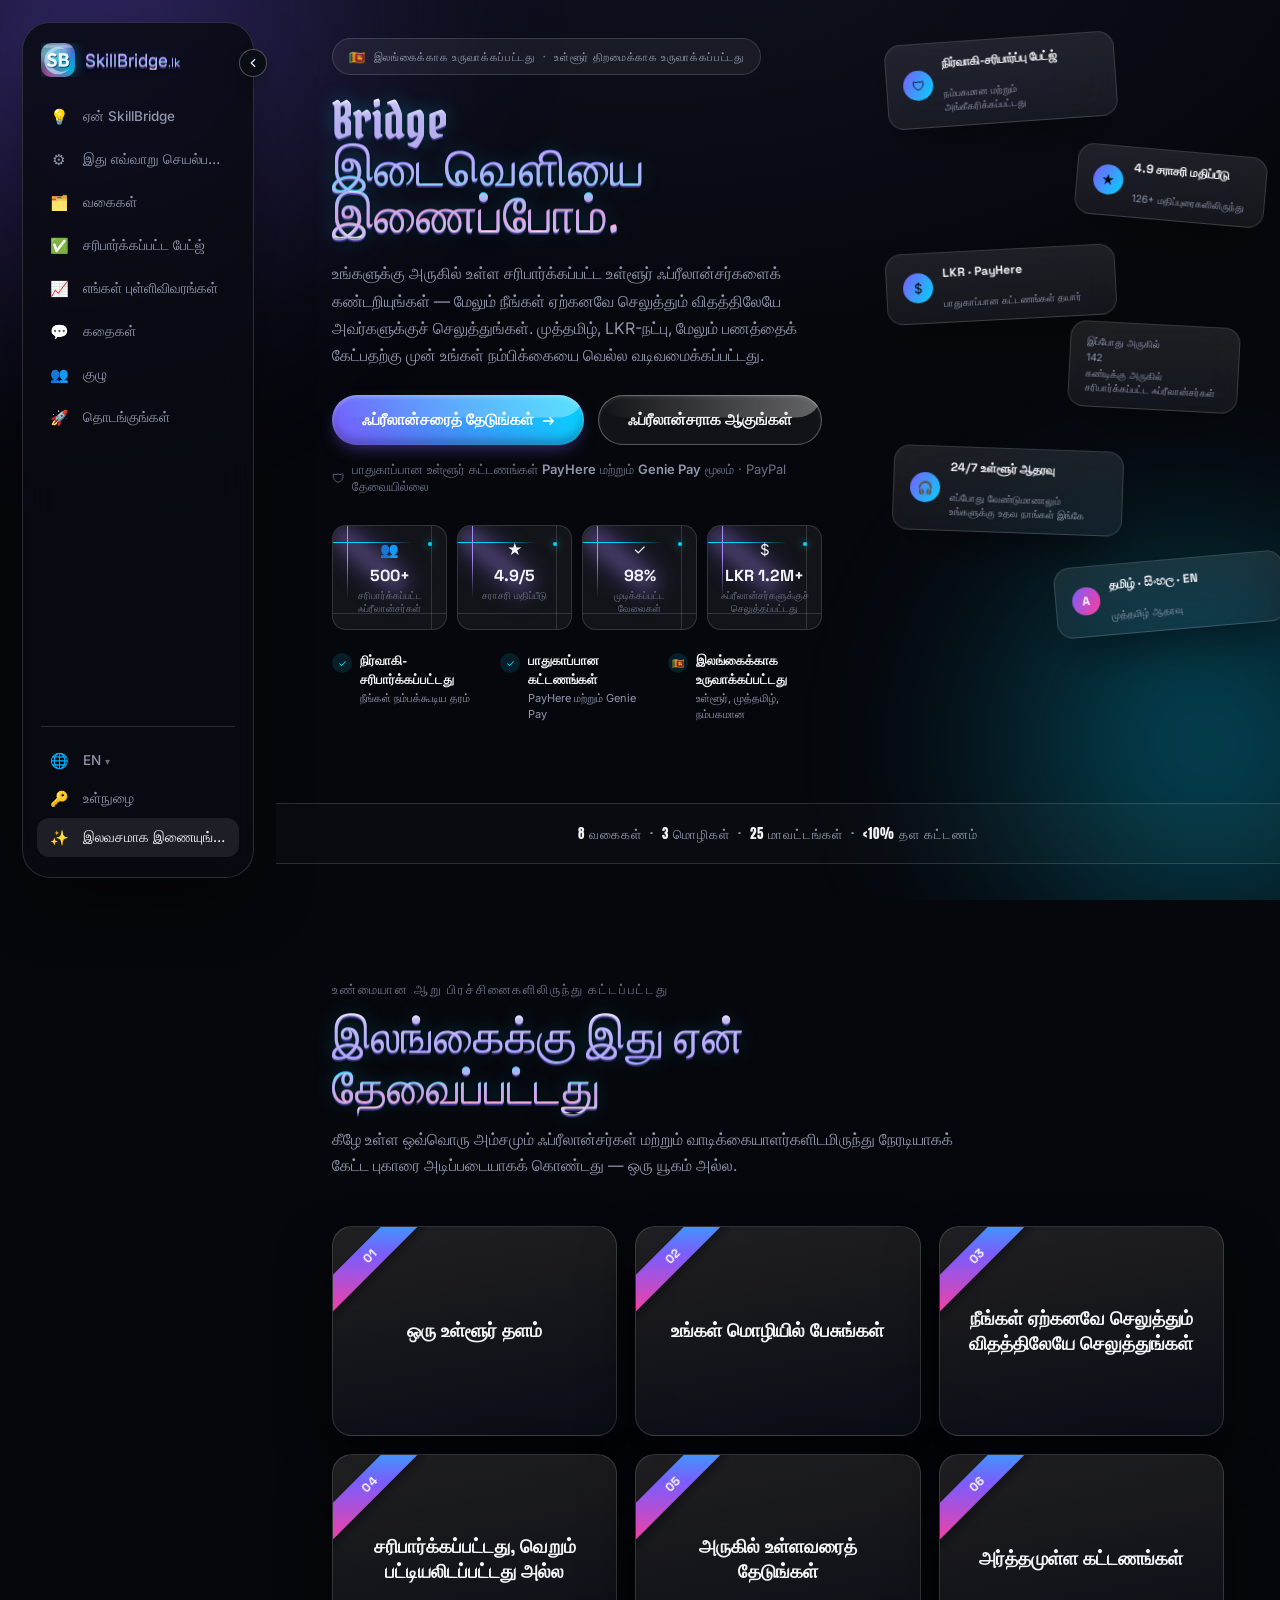
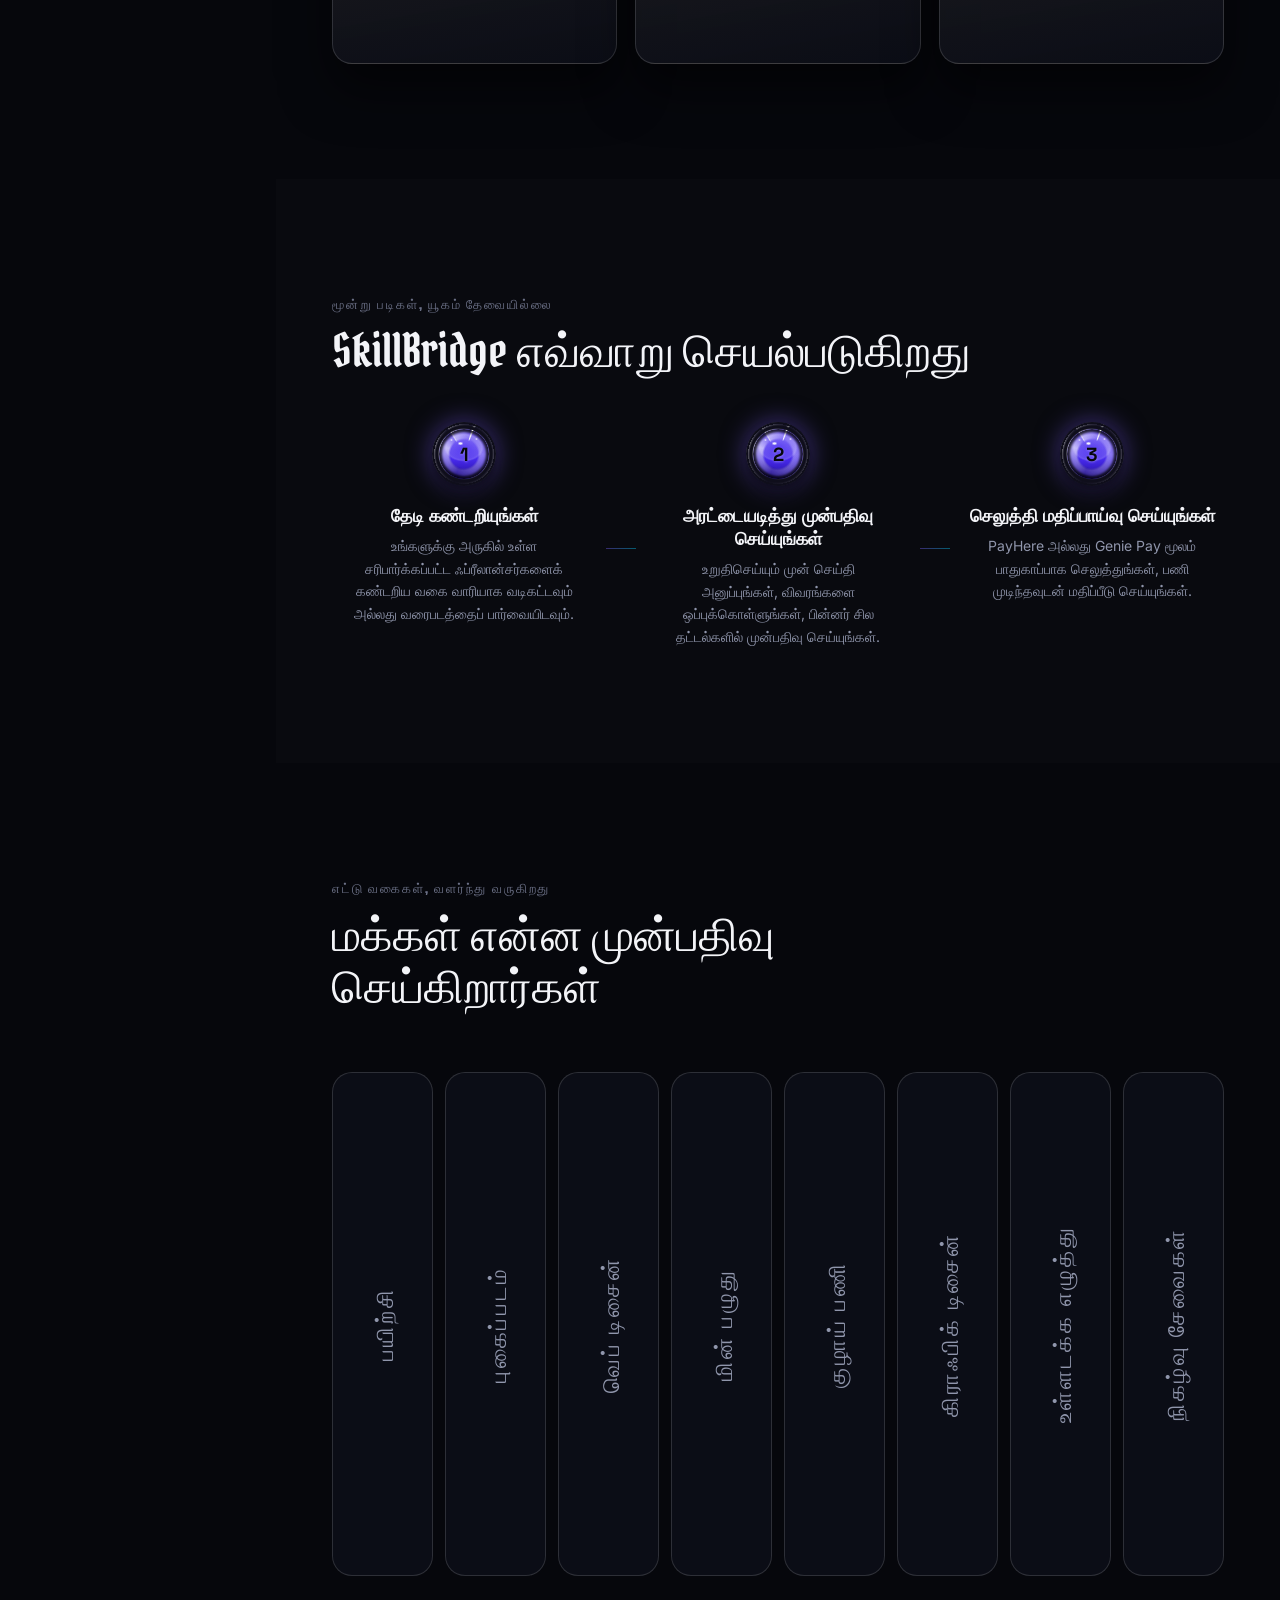
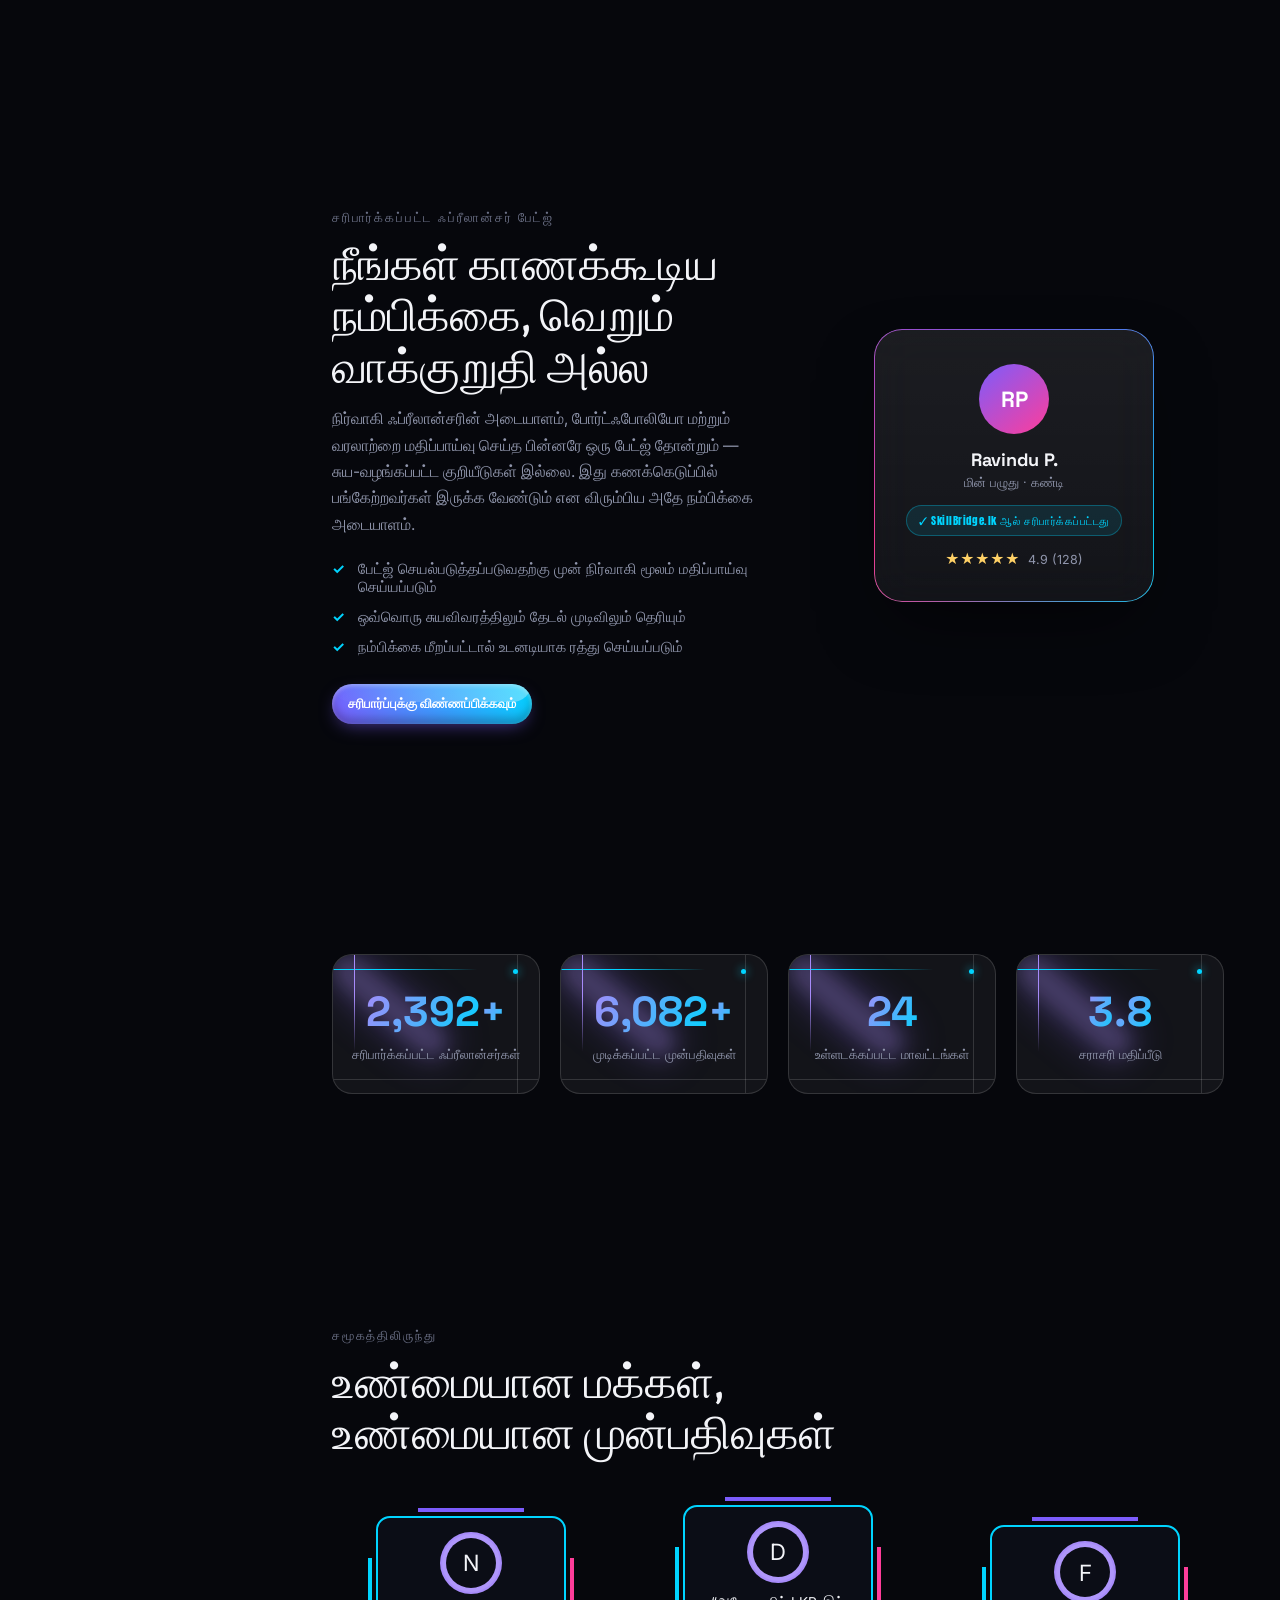
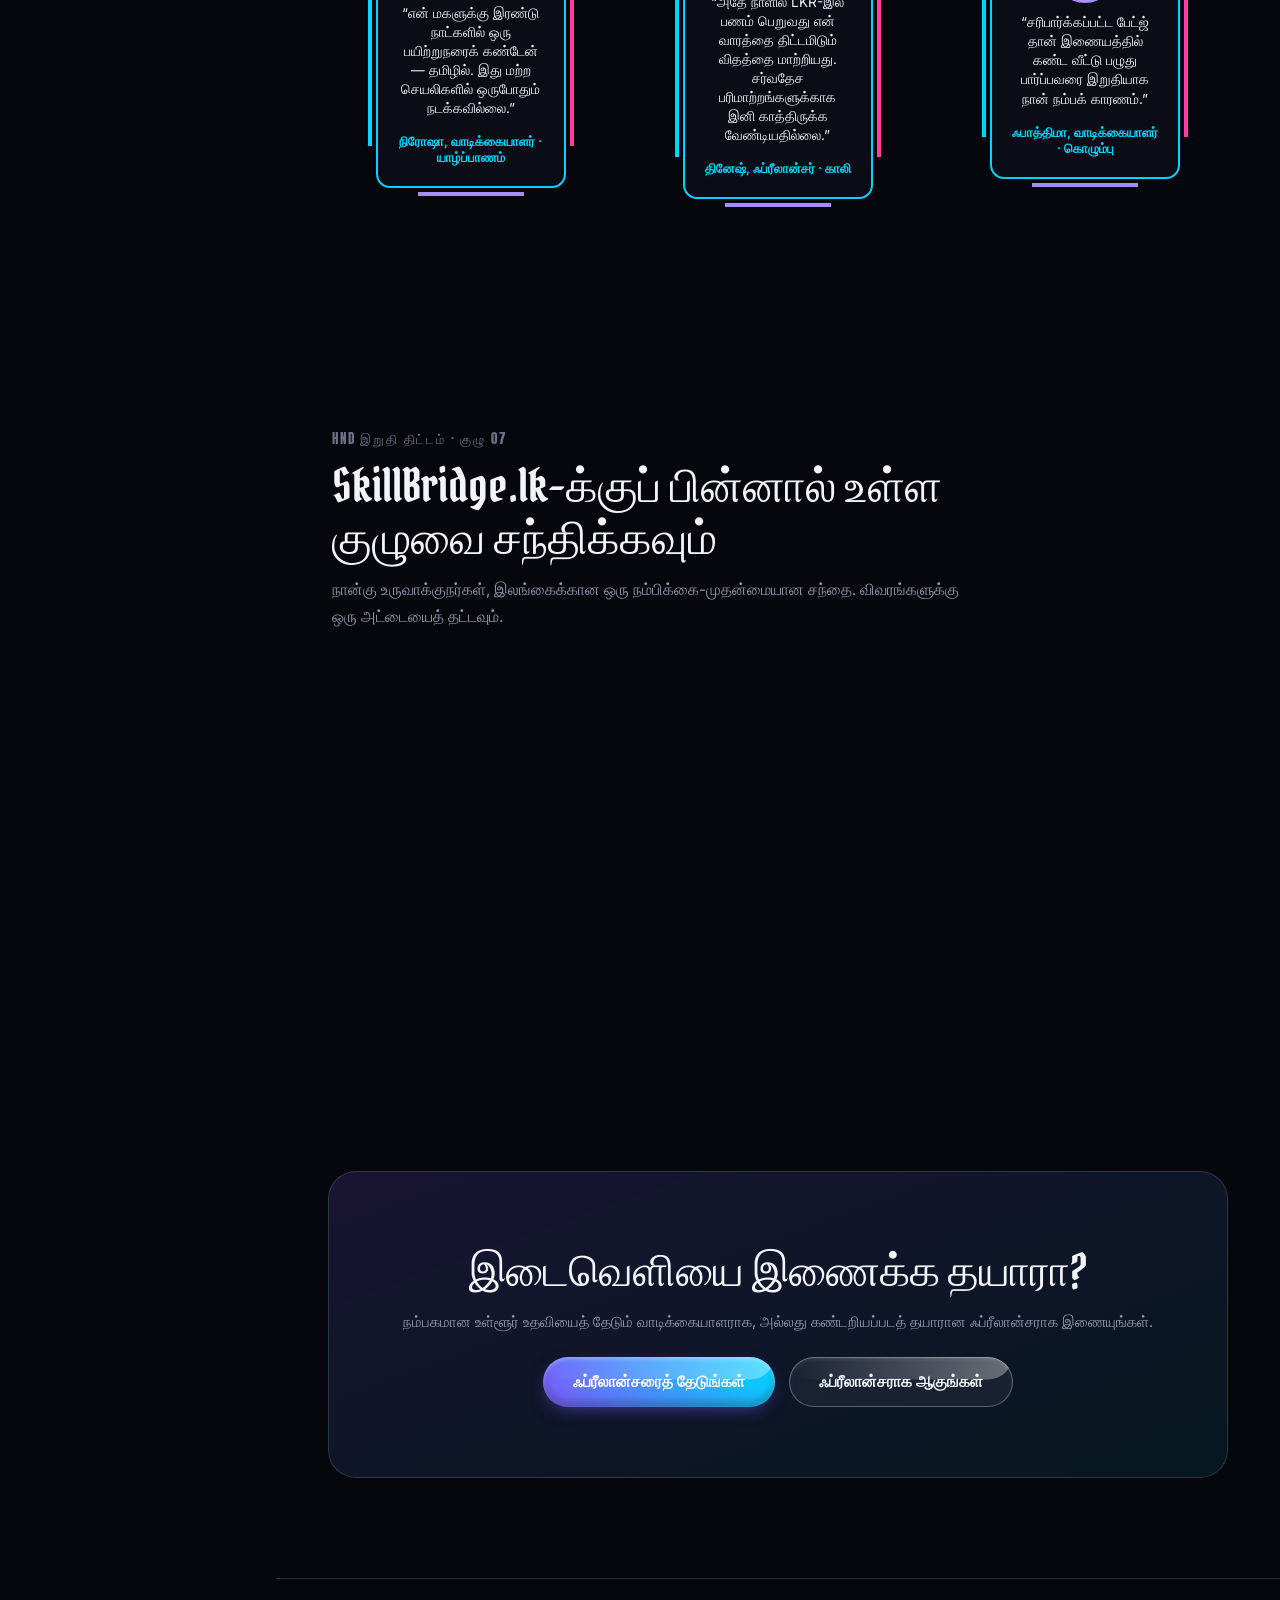
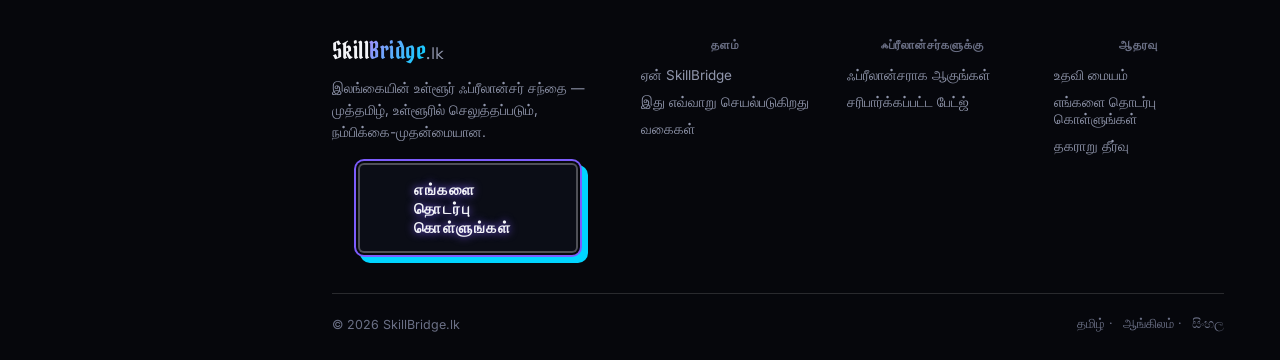
<file: tamil/index(TAM).html>
<!doctype html>
<html lang="ta">
  <head>
    <meta charset="UTF-8" />
    <meta name="viewport" content="width=device-width, initial-scale=1.0" />
    <title>SkillBridge.lk — இலங்கையின் உள்ளூர் ஃப்ரீலான்சர் சந்தை</title>
    <meta
      name="description"
      content="Find verified, local freelancers near you. Trilingual, LKR payments via PayHere &amp; Genie Pay, and a trust-first marketplace built for Sri Lanka."
    />

    <link rel="preconnect" href="https://fonts.googleapis.com" />
    <link rel="preconnect" href="https://fonts.gstatic.com" crossorigin />
    <link
      rel="preload"
      as="style"
      href="https://fonts.googleapis.com/css2?family=Pirata+One&family=Anton&family=Space+Grotesk:wght@400;500;600;700&family=Inter:wght@400;500;600;700&display=swap"
      onload="this.onload=null;this.rel='stylesheet'"
    />
    <noscript>
      <link
        rel="stylesheet"
        href="https://fonts.googleapis.com/css2?family=Pirata+One&family=Anton&family=Space+Grotesk:wght@400;500;600;700&family=Inter:wght@400;500;600;700&display=swap"
      />
    </noscript>

    <link rel="stylesheet" href="assets/css/style.css?v=99" />
  </head>
  <body>
    <!-- Scroll progress — the literal "bridge" the visitor crosses down the page -->
    <div class="bridge-progress" id="bridgeProgress" aria-hidden="true"></div>

    <!-- Ambient scene, shared visual language with the language picker -->
    <div class="scene" aria-hidden="true">
      <div class="orb orb-violet" data-parallax="0.06"></div>
      <div class="orb orb-cyan" data-parallax="0.1"></div>
      <div class="orb orb-magenta" data-parallax="0.04"></div>
      <div class="grid-floor"></div>
    </div>

    <!-- =========================== SIDEBAR =========================== -->
    <aside class="sidebar" id="sidebar">
      <button
        class="sidebar-toggle"
        id="sidebarToggle"
        aria-label="பக்கப்பட்டியை மாற்று"
      >
        <svg
          viewBox="0 0 24 24"
          fill="none"
          stroke="currentColor"
          stroke-width="2"
          stroke-linecap="round"
          stroke-linejoin="round"
        >
          <polyline points="15 18 9 12 15 6"></polyline>
        </svg>
      </button>
      <div class="sidebar-top">
        <a href="index(TAM).html" class="sidebar-brand">
          <span class="sidebar-brand-icon"><img src="assets/images/logo.png" alt="SkillBridge.lk" class="brand-icon-img" /></span>
          <span class="sidebar-brand-text chrome-text"
            >Skill<span class="chrome-text">Bridge</span
            ><span class="brand-tld">.lk</span></span
          >
        </a>
      </div>

      <nav class="sidebar-links">
        <a href="#why" class="sidebar-link"
          ><span class="sidebar-icon">💡</span
          ><span class="sidebar-label">ஏன் SkillBridge</span></a
        >
        <a href="#how-it-works" class="sidebar-link"
          ><span class="sidebar-icon">⚙️</span
          ><span class="sidebar-label">இது எவ்வாறு செயல்படுகிறது</span></a
        >
        <a href="#categories" class="sidebar-link"
          ><span class="sidebar-icon">🗂️</span
          ><span class="sidebar-label">வகைகள்</span></a
        >
        <a href="#trust" class="sidebar-link"
          ><span class="sidebar-icon">✅</span
          ><span class="sidebar-label">சரிபார்க்கப்பட்ட பேட்ஜ்</span></a
        >
        <a href="#stats" class="sidebar-link"
          ><span class="sidebar-icon">📈</span
          ><span class="sidebar-label">எங்கள் புள்ளிவிவரங்கள்</span></a
        >
        <a href="#stories" class="sidebar-link"
          ><span class="sidebar-icon">💬</span
          ><span class="sidebar-label">கதைகள்</span></a
        >
        <a href="#team" class="sidebar-link"
          ><span class="sidebar-icon">👥</span
          ><span class="sidebar-label">குழு</span></a
        >
        <a href="#cta" class="sidebar-link"
          ><span class="sidebar-icon">🚀</span
          ><span class="sidebar-label">தொடங்குங்கள்</span></a
        >
      </nav>

      <div class="sidebar-divider"></div>

      <div class="sidebar-lang" id="langPill">
        <button
          type="button"
          class="sidebar-link sidebar-lang-btn"
          id="langPillBtn"
          aria-haspopup="true"
          aria-expanded="false"
        >
          <span class="sidebar-icon">🌐</span
          ><span class="sidebar-label"
            >EN <span class="lang-caret">▾</span></span
          >
        </button>
        <div class="lang-pill-menu" id="langPillMenu">
          <form action="../set_language.php" method="POST">
            <button type="submit" name="lang" value="tamil">தமிழ்</button>
          </form>
          <form action="../set_language.php" method="POST">
            <button type="submit" name="lang" value="english">ஆங்கிலம்</button>
          </form>
          <form action="../set_language.php" method="POST">
            <button type="submit" name="lang" value="sinhala">සිංහල</button>
          </form>
        </div>
      </div>

      <div class="sidebar-bottom">
        <span id="navLoggedOut" class="sidebar-account">
          <a href="login.php" class="sidebar-link"
            ><span class="sidebar-icon">🔑</span
            ><span class="sidebar-label">உள்நுழை</span></a
          >
          <a href="register.php" class="sidebar-link sidebar-link--primary"
            ><span class="sidebar-icon">✨</span
            ><span class="sidebar-label">இலவசமாக இணையுங்கள்</span></a
          >
        </span>

        <span id="navLoggedIn" class="sidebar-account" hidden>
          <a
            href="profile-edit.php"
            id="navProfileLink"
            class="sidebar-account-card"
          >
            <span class="sidebar-avatar" id="navHelloAvatar"></span>
            <span class="sidebar-account-info"
              ><strong id="navHelloName"></strong
              ><small>சுயவிவரத்தைக் காண்க</small></span
            >
          </a>
          <a href="dashboard.php" id="navDashboardLink" class="sidebar-link"
            ><span class="sidebar-icon">📊</span
            ><span class="sidebar-label">டாஷ்போர்டு</span></a
          >
          <a href="logout.php" class="sidebar-link"
            ><span class="sidebar-icon">🚪</span
            ><span class="sidebar-label">வெளியேறு</span></a
          >
        </span>
      </div>
    </aside>

    <!-- Sits OUTSIDE the sidebar on purpose: the sidebar is transformed
         off-screen on mobile, and a fixed-position child inside a
         transformed ancestor gets carried off-screen with it. Keeping
         this as a sibling means it stays fixed to the real viewport. -->
    <div class="mobile-topbar">
      <button
        class="mobile-burger"
        id="mobileBurger"
        aria-label="மெனுவைத் திறக்கவும்"
        aria-expanded="false"
      >
        <span></span><span></span><span></span>
      </button>
      <a href="index(TAM).html" class="mobile-topbar-brand">
        <span class="mobile-topbar-brand-icon"><img src="assets/images/logo.png" alt="SkillBridge.lk" class="brand-icon-img" /></span>
        <span class="mobile-topbar-brand-text chrome-text"
          >Skill<span class="chrome-text">Bridge</span
          ><span class="brand-tld">.lk</span></span
        >
      </a>
    </div>

    <main id="top">
      <!-- =========================== HERO =========================== -->
      <section class="hero">
        <div class="hero-copy reveal" data-reveal>
          <div class="hero-badge">
            <span class="hero-badge-flag">🇱🇰</span>
            <span>இலங்கைக்காக உருவாக்கப்பட்டது</span>
            <span class="hero-badge-dot">&middot;</span>
            <span>உள்ளூர் திறமைக்காக உருவாக்கப்பட்டது</span>
          </div>

          <h1 class="hero-title chrome-text">Bridge<br />இடைவெளியை இணைப்போம்.</h1>
          <p class="hero-sub">
            உங்களுக்கு அருகில் உள்ள சரிபார்க்கப்பட்ட உள்ளூர் ஃப்ரீலான்சர்களைக் கண்டறியுங்கள் &mdash; மேலும்
            நீங்கள் ஏற்கனவே செலுத்தும் விதத்திலேயே அவர்களுக்குச் செலுத்துங்கள். முத்தமிழ், LKR-நட்பு, மேலும் பணத்தைக்
            கேட்பதற்கு முன் உங்கள் நம்பிக்கையை வெல்ல வடிவமைக்கப்பட்டது.
          </p>
          <div class="hero-ctas">
            <a href="register.php?as=client" class="btn btn-primary btn-lg"
              >ஃப்ரீலான்சரைத் தேடுங்கள் <span class="hero-cta-arrow">→</span></a
            >
            <a href="register.php?as=freelancer" class="btn btn-outline btn-lg"
              >ஃப்ரீலான்சராக ஆகுங்கள்</a
            >
          </div>
                   <p class="hero-trust">
            <span class="hero-trust-icon">🛡</span>
            <span>பாதுகாப்பான உள்ளூர் கட்டணங்கள் <strong>PayHere</strong> மற்றும் <strong>Genie Pay</strong> மூலம் &middot; PayPal தேவையில்லை</span>
          </p>

          <div class="hero-stat-row">
            <div class="hero-stat">
              <div class="hero-stat-fx-dot"></div>
              <div class="hero-stat-fx-ray"></div>
              <div class="hero-stat-line hero-stat-line--top"></div>
              <div class="hero-stat-line hero-stat-line--left"></div>
              <div class="hero-stat-line hero-stat-line--bottom"></div>
              <div class="hero-stat-line hero-stat-line--right"></div>
              <span class="hero-stat-icon">👥</span>
              <span class="hero-stat-num">500+</span>
              <span class="hero-stat-label">சரிபார்க்கப்பட்ட ஃப்ரீலான்சர்கள்</span>
            </div>
            <div class="hero-stat">
              <div class="hero-stat-fx-dot"></div>
              <div class="hero-stat-fx-ray"></div>
              <div class="hero-stat-line hero-stat-line--top"></div>
              <div class="hero-stat-line hero-stat-line--left"></div>
              <div class="hero-stat-line hero-stat-line--bottom"></div>
              <div class="hero-stat-line hero-stat-line--right"></div>
              <span class="hero-stat-icon">★</span>
              <span class="hero-stat-num">4.9/5</span>
              <span class="hero-stat-label">சராசரி மதிப்பீடு</span>
            </div>
            <div class="hero-stat">
              <div class="hero-stat-fx-dot"></div>
              <div class="hero-stat-fx-ray"></div>
              <div class="hero-stat-line hero-stat-line--top"></div>
              <div class="hero-stat-line hero-stat-line--left"></div>
              <div class="hero-stat-line hero-stat-line--bottom"></div>
              <div class="hero-stat-line hero-stat-line--right"></div>
              <span class="hero-stat-icon">✓</span>
              <span class="hero-stat-num">98%</span>
              <span class="hero-stat-label">முடிக்கப்பட்ட வேலைகள்</span>
            </div>
            <div class="hero-stat">
              <div class="hero-stat-fx-dot"></div>
              <div class="hero-stat-fx-ray"></div>
              <div class="hero-stat-line hero-stat-line--top"></div>
              <div class="hero-stat-line hero-stat-line--left"></div>
              <div class="hero-stat-line hero-stat-line--bottom"></div>
              <div class="hero-stat-line hero-stat-line--right"></div>
              <span class="hero-stat-icon">$</span>
              <span class="hero-stat-num">LKR 1.2M+</span>
              <span class="hero-stat-label">ஃப்ரீலான்சர்களுக்குச் செலுத்தப்பட்டது</span>
            </div>
          </div>

          <div class="hero-trust-badges">
            <div class="hero-trust-badge">
              <span class="hero-trust-badge-icon">✓</span>
              <span
                ><strong>நிர்வாகி-சரிபார்க்கப்பட்டது</strong><br />நீங்கள் நம்பக்கூடிய
                தரம்</span
              >
            </div>
            <div class="hero-trust-badge">
              <span class="hero-trust-badge-icon">✓</span>
              <span
                ><strong>பாதுகாப்பான கட்டணங்கள்</strong><br />PayHere மற்றும் Genie
                Pay</span
              >
            </div>
            <div class="hero-trust-badge">
              <span class="hero-trust-badge-icon">🇱🇰</span>
              <span
                ><strong>இலங்கைக்காக உருவாக்கப்பட்டது</strong><br />உள்ளூர், முத்தமிழ்,
                நம்பகமான</span
              >
            </div>
          </div>
        </div>

        <div class="hero-visual reveal" data-reveal data-reveal-delay="1">
          <div class="float-badge float-badge--verified" data-tilt>
            <span class="float-badge-icon">🛡</span>
            <span
              ><strong>நிர்வாகி-சரிபார்ப்பு பேட்ஜ்</strong><br />நம்பகமான மற்றும்
              அங்கீகரிக்கப்பட்டது</span
            >
          </div>
          <div class="float-badge float-badge--rating" data-tilt>
            <span class="float-badge-icon">★</span>
            <span
              ><strong>4.9 சராசரி மதிப்பீடு</strong><br />126+ மதிப்புரைகளிலிருந்து</span
            >
          </div>
          <div class="float-badge float-badge--pay" data-tilt>
            <span class="float-badge-icon">$</span>
            <span
              ><strong>LKR &middot; PayHere</strong><br />பாதுகாப்பான கட்டணங்கள்
              தயார்</span
            >
          </div>
          <div class="float-badge float-badge--nearby" data-tilt>
            <span class="float-badge-eyebrow">இப்போது அருகில்</span>
            <span class="float-badge-big">142</span>
            <span class="float-badge-sub">கண்டிக்கு அருகில் சரிபார்க்கப்பட்ட ஃப்ரீலான்சர்கள்</span>
          </div>
          <div class="float-badge float-badge--support" data-tilt>
            <span class="float-badge-icon">🎧</span>
            <span
              ><strong>24/7 உள்ளூர் ஆதரவு</strong><br />எப்போது வேண்டுமானாலும் உங்களுக்கு
              உதவ நாங்கள் இங்கே</span
            >
          </div>
          <div class="float-badge float-badge--lang" data-tilt>
            <span class="float-badge-icon-circle">A</span>
            <span
              ><strong>தமிழ் &middot; සිංහල &middot; EN</strong><br />முத்தமிழ்
              ஆதரவு</span
            >
          </div>
        </div>
      </section>

      <!-- =========================== LOGO / STRIP =========================== -->
      <section class="strip reveal" data-reveal>
        <p>
          <span>8</span> வகைகள் &nbsp;&middot;&nbsp;
          <span>3</span> மொழிகள் &nbsp;&middot;&nbsp;
          <span>25</span> மாவட்டங்கள் &nbsp;&middot;&nbsp;
          <span>&lt;10%</span> தள கட்டணம்
        </p>
      </section>

      <!-- =========================== WHY SECTION =========================== -->
      <section class="section" id="why">
        <div class="section-head reveal" data-reveal>
          <p class="eyebrow">உண்மையான ஆறு பிரச்சினைகளிலிருந்து கட்டப்பட்டது</p>
          <h2 class="section-title chrome-text">இலங்கைக்கு இது ஏன் தேவைப்பட்டது</h2>
          <p class="section-sub">
            கீழே உள்ள ஒவ்வொரு அம்சமும் ஃப்ரீலான்சர்கள் மற்றும் வாடிக்கையாளர்களிடமிருந்து
            நேரடியாகக் கேட்ட புகாரை அடிப்படையாகக் கொண்டது &mdash; ஒரு யூகம் அல்ல.
          </p>
        </div>

        <div class="card-grid card-grid--3 why-grid">
          <div class="why-card reveal" data-reveal>
            <span class="why-ribbon" data-num="01"></span>
            <div class="why-face"><h3>ஒரு உள்ளூர் தளம்</h3></div>
            <div class="why-details">
              <p>
                இனிமேல் சிதறிய Facebook குழுக்கள் மற்றும் வாய்மொழி பரப்புரை தேவையில்லை.
                ஒரே இடத்திலிருந்து தேடி, கண்டறிந்து, முன்பதிவு செய்யுங்கள்.
              </p>
            </div>
          </div>

          <div class="why-card reveal" data-reveal>
            <span class="why-ribbon" data-num="02"></span>
            <div class="why-face"><h3>உங்கள் மொழியில் பேசுங்கள்</h3></div>
            <div class="why-details">
              <p>
                முழு தளமும் சிங்களம், தமிழ், அல்லது ஆங்கிலத்தில் செயல்படுகிறது &mdash;
                மொழிபெயர்ப்பு யூகம் இல்லாமல் எப்போது வேண்டுமானாலும் மாறுங்கள்.
              </p>
            </div>
          </div>

          <div class="why-card reveal" data-reveal>
            <span class="why-ribbon" data-num="03"></span>
            <div class="why-face"><h3>நீங்கள் ஏற்கனவே செலுத்தும் விதத்திலேயே செலுத்துங்கள்</h3></div>
            <div class="why-details">
              <p>
                PayHere மற்றும் Genie Pay நேரடியாக LKR-ஐ ஏற்கின்றன &mdash; PayPal
                இல்லை, வெளிநாட்டு அட்டை இல்லை, நாணய சிக்கல் இல்லை.
              </p>
            </div>
          </div>

          <div class="why-card reveal" data-reveal>
            <span class="why-ribbon" data-num="04"></span>
            <div class="why-face"><h3>சரிபார்க்கப்பட்டது, வெறும் பட்டியலிடப்பட்டது அல்ல</h3></div>
            <div class="why-details">
              <p>
                ஒவ்வொரு பேட்ஜும் தோன்றுவதற்கு முன் நிர்வாகி மூலம் மதிப்பாய்வு
                செய்யப்படுகிறது &mdash; நீங்கள் உண்மையாகவே நம்பக்கூடிய அடையாளம்.
              </p>
            </div>
          </div>

          <div class="why-card reveal" data-reveal>
            <span class="why-ribbon" data-num="05"></span>
            <div class="why-face"><h3>அருகில் உள்ளவரைத் தேடுங்கள்</h3></div>
            <div class="why-details">
              <p>
                Google Maps கண்டுபிடிப்பு உங்களுக்கு அருகில் உள்ள ஃப்ரீலான்சர்களைக்
                காட்டுகிறது &mdash; உடல் ரீதியான வருகை தேவைப்படும் சேவைகளுக்காக
                வடிவமைக்கப்பட்டது.
              </p>
            </div>
          </div>

          <div class="why-card reveal" data-reveal>
            <span class="why-ribbon" data-num="06"></span>
            <div class="why-face"><h3>அர்த்தமுள்ள கட்டணங்கள்</h3></div>
            <div class="why-details">
              <p>
                குறைந்த, LKR-நட்பு கமிஷன் &mdash; உலகளாவிய தளங்கள் உள்ளூர்
                சம்பாதிப்பவர்களிடமிருந்து பெறும் ~20%-க்கும் மிகக் குறைவு.
              </p>
            </div>
          </div>
        </div>
      </section>

      <!-- =========================== HOW IT WORKS =========================== -->
      <section class="section section--alt" id="how-it-works">
        <div class="section-head reveal" data-reveal>
          <p class="eyebrow">மூன்று படிகள், யூகம் தேவையில்லை</p>
          <h2 class="section-title">SkillBridge எவ்வாறு செயல்படுகிறது</h2>
        </div>

        <div class="steps">
          <div class="step reveal" data-reveal>
            <div class="step-marker">
              <div class="step-marker-ball"><span>1</span></div>
            </div>
            <h3>தேடி கண்டறியுங்கள்</h3>
            <p>
              உங்களுக்கு அருகில் உள்ள சரிபார்க்கப்பட்ட ஃப்ரீலான்சர்களைக் கண்டறிய
              வகை வாரியாக வடிகட்டவும் அல்லது வரைபடத்தைப் பார்வையிடவும்.
            </p>
          </div>
          <div class="step-line" aria-hidden="true"></div>
          <div class="step reveal" data-reveal>
            <div class="step-marker">
              <div class="step-marker-ball"><span>2</span></div>
            </div>
            <h3>அரட்டையடித்து முன்பதிவு செய்யுங்கள்</h3>
            <p>
              உறுதிசெய்யும் முன் செய்தி அனுப்புங்கள், விவரங்களை ஒப்புக்கொள்ளுங்கள்,
              பின்னர் சில தட்டல்களில் முன்பதிவு செய்யுங்கள்.
            </p>
          </div>
          <div class="step-line" aria-hidden="true"></div>
          <div class="step reveal" data-reveal>
            <div class="step-marker">
              <div class="step-marker-ball"><span>3</span></div>
            </div>
            <h3>செலுத்தி மதிப்பாய்வு செய்யுங்கள்</h3>
            <p>
              PayHere அல்லது Genie Pay மூலம் பாதுகாப்பாக செலுத்துங்கள், பணி
              முடிந்தவுடன் மதிப்பீடு செய்யுங்கள்.
            </p>
          </div>
        </div>
      </section>

      <!-- =========================== CATEGORIES =========================== -->
      <section class="section" id="categories">
        <div class="section-head reveal" data-reveal>
          <p class="eyebrow">எட்டு வகைகள், வளர்ந்து வருகிறது</p>
          <h2 class="section-title">மக்கள் என்ன முன்பதிவு செய்கிறார்கள்</h2>
        </div>

        <div class="cat-accordion reveal" data-reveal>
          <a
            href="search.php?category=tutoring"
            class="cat-panel"
            data-tone="violet"
          >
            <span class="cat-panel-label">பயிற்சி</span>
            <div class="cat-panel-content">
              <div class="cat-panel-top">
                <span class="cat-panel-icon">✎</span
                ><span class="cat-panel-tag">பிரபலமான</span>
              </div>
              <div class="cat-panel-art"><img src="assets/images/tutoring.png" alt="பயிற்சி" class="cat-panel-img" /></div>
              <span class="cat-panel-title">பயிற்சி</span>
              <div class="cat-panel-stats">
                <div class="cat-panel-stat">
                  <strong>64+</strong><span>பயிற்றுநர்கள்</span>
                </div>
                <div class="cat-panel-stat">
                  <strong>4.8★</strong><span>மதிப்பீடு</span>
                </div>
                <div class="cat-panel-stat">
                  <strong>210+</strong><span>அமர்வுகள்</span>
                </div>
              </div>
            </div>
          </a>

          <a
            href="search.php?category=photography"
            class="cat-panel"
            data-tone="cyan"
          >
            <span class="cat-panel-label">புகைப்படம்</span>
            <div class="cat-panel-content">
              <div class="cat-panel-top">
                <span class="cat-panel-icon">◎</span>
              </div>
              <div class="cat-panel-art"><img src="assets/images/photography.png" alt="புகைப்படம்" class="cat-panel-img" /></div>
              <span class="cat-panel-title">புகைப்படம்</span>
              <div class="cat-panel-stats">
                <div class="cat-panel-stat">
                  <strong>38+</strong><span>புகைப்படக்காரர்கள்</span>
                </div>
                <div class="cat-panel-stat">
                  <strong>4.9★</strong><span>மதிப்பீடு</span>
                </div>
                <div class="cat-panel-stat">
                  <strong>180+</strong><span>படப்பிடிப்புகள்</span>
                </div>
              </div>
            </div>
          </a>

          <a
            href="search.php?category=web_design"
            class="cat-panel"
            data-tone="magenta"
          >
            <span class="cat-panel-label">வெப் டிசைன்</span>
            <div class="cat-panel-content">
              <div class="cat-panel-top">
                <span class="cat-panel-icon">◧</span
                ><span class="cat-panel-tag">பிரபலமான</span>
              </div>
              <div class="cat-panel-art"><img src="assets/images/web-design.png" alt="வெப் டிசைன்" class="cat-panel-img" /></div>
              <span class="cat-panel-title">வெப் டிசைன்</span>
              <div class="cat-panel-stats">
                <div class="cat-panel-stat">
                  <strong>52+</strong><span>டெவலப்பர்கள்</span>
                </div>
                <div class="cat-panel-stat">
                  <strong>4.8★</strong><span>மதிப்பீடு</span>
                </div>
                <div class="cat-panel-stat">
                  <strong>140+</strong><span>திட்டங்கள்</span>
                </div>
              </div>
            </div>
          </a>

          <a
            href="search.php?category=electrical"
            class="cat-panel"
            data-tone="violet"
          >
            <span class="cat-panel-label">மின் பழுது</span>
            <div class="cat-panel-content">
              <div class="cat-panel-top">
                <span class="cat-panel-icon">⚡</span>
              </div>
              <div class="cat-panel-art"><img src="assets/images/electrical-repair.png" alt="மின் பழுது" class="cat-panel-img" /></div>
              <span class="cat-panel-title">மின் பழுது</span>
              <div class="cat-panel-stats">
                <div class="cat-panel-stat">
                  <strong>41+</strong><span>மின்சாரத் தொழிலாளர்கள்</span>
                </div>
                <div class="cat-panel-stat">
                  <strong>4.7★</strong><span>மதிப்பீடு</span>
                </div>
                <div class="cat-panel-stat">
                  <strong>260+</strong><span>முடிக்கப்பட்ட வேலைகள்</span>
                </div>
              </div>
            </div>
          </a>

          <a
            href="search.php?category=plumbing"
            class="cat-panel"
            data-tone="cyan"
          >
            <span class="cat-panel-label">குழாய் பணி</span>
            <div class="cat-panel-content">
              <div class="cat-panel-top">
                <span class="cat-panel-icon">⌇</span>
              </div>
              <div class="cat-panel-art"><img src="assets/images/plumbing.png" alt="குழாய் பணி" class="cat-panel-img" /></div>
              <span class="cat-panel-title">குழாய் பணி</span>
              <div class="cat-panel-stats">
                <div class="cat-panel-stat">
                  <strong>35+</strong><span>குழாய் தொழிலாளர்கள்</span>
                </div>
                <div class="cat-panel-stat">
                  <strong>4.7★</strong><span>மதிப்பீடு</span>
                </div>
                <div class="cat-panel-stat">
                  <strong>190+</strong><span>முடிக்கப்பட்ட வேலைகள்</span>
                </div>
              </div>
            </div>
          </a>

          <a
            href="search.php?category=graphic_design"
            class="cat-panel"
            data-tone="magenta"
          >
            <span class="cat-panel-label">கிராஃபிக் டிசைன்</span>
            <div class="cat-panel-content">
              <div class="cat-panel-top">
                <span class="cat-panel-icon">◈</span
                ><span class="cat-panel-tag">பிரபலமான</span>
              </div>
              <div class="cat-panel-art"><img src="assets/images/graphic-design.png" alt="கிராஃபிக் டிசைன்" class="cat-panel-img" /></div>
              <span class="cat-panel-title">கிராஃபிக் டிசைன்</span>
              <div class="cat-panel-stats">
                <div class="cat-panel-stat">
                  <strong>47+</strong><span>வடிவமைப்பாளர்கள்</span>
                </div>
                <div class="cat-panel-stat">
                  <strong>4.9★</strong><span>மதிப்பீடு</span>
                </div>
                <div class="cat-panel-stat">
                  <strong>310+</strong><span>வடிவமைப்புகள்</span>
                </div>
              </div>
            </div>
          </a>

          <a
            href="search.php?category=writing"
            class="cat-panel"
            data-tone="violet"
          >
            <span class="cat-panel-label">உள்ளடக்க எழுத்து</span>
            <div class="cat-panel-content">
              <div class="cat-panel-top">
                <span class="cat-panel-icon">✒</span>
              </div>
              <div class="cat-panel-art"><img src="assets/images/content-writing.png" alt="உள்ளடக்க எழுத்து" class="cat-panel-img" /></div>
              <span class="cat-panel-title">உள்ளடக்க எழுத்து</span>
              <div class="cat-panel-stats">
                <div class="cat-panel-stat">
                  <strong>29+</strong><span>எழுத்தாளர்கள்</span>
                </div>
                <div class="cat-panel-stat">
                  <strong>4.8★</strong><span>மதிப்பீடு</span>
                </div>
                <div class="cat-panel-stat">
                  <strong>400+</strong><span>கட்டுரைகள்</span>
                </div>
              </div>
            </div>
          </a>

          <a
            href="search.php?category=event_services"
            class="cat-panel"
            data-tone="cyan"
          >
            <span class="cat-panel-label">நிகழ்வு சேவைகள்</span>
            <div class="cat-panel-content">
              <div class="cat-panel-top">
                <span class="cat-panel-icon">✦</span>
              </div>
              <div class="cat-panel-art"><img src="assets/images/event-services.png" alt="நிகழ்வு சேவைகள்" class="cat-panel-img" /></div>
              <span class="cat-panel-title">நிகழ்வு சேவைகள்</span>
              <div class="cat-panel-stats">
                <div class="cat-panel-stat">
                  <strong>22+</strong><span>திட்டமிடுநர்கள்</span>
                </div>
                <div class="cat-panel-stat">
                  <strong>4.9★</strong><span>மதிப்பீடு</span>
                </div>
                <div class="cat-panel-stat">
                  <strong>95+</strong><span>நிகழ்வுகள்</span>
                </div>
              </div>
            </div>
          </a>
        </div>
      </section>

      <!-- =========================== TRUST / VERIFIED BADGE =========================== -->
      <section class="section section--split" id="trust">
        <div class="split-copy reveal" data-reveal>
          <p class="eyebrow">சரிபார்க்கப்பட்ட ஃப்ரீலான்சர் பேட்ஜ்</p>
          <h2 class="section-title">நீங்கள் காணக்கூடிய நம்பிக்கை, வெறும் வாக்குறுதி அல்ல</h2>
          <p class="section-sub">
            நிர்வாகி ஃப்ரீலான்சரின் அடையாளம், போர்ட்ஃபோலியோ மற்றும் வரலாற்றை
            மதிப்பாய்வு செய்த பின்னரே ஒரு பேட்ஜ் தோன்றும் &mdash; சுய-வழங்கப்பட்ட
            குறியீடுகள் இல்லை. இது கணக்கெடுப்பில் பங்கேற்றவர்கள் இருக்க வேண்டும்
            என விரும்பிய அதே நம்பிக்கை அடையாளம்.
          </p>
          <ul class="check-list">
            <li>பேட்ஜ் செயல்படுத்தப்படுவதற்கு முன் நிர்வாகி மூலம் மதிப்பாய்வு செய்யப்படும்</li>
            <li>ஒவ்வொரு சுயவிவரத்திலும் தேடல் முடிவிலும் தெரியும்</li>
            <li>நம்பிக்கை மீறப்பட்டால் உடனடியாக ரத்து செய்யப்படும்</li>
          </ul>
          <a href="register.php?as=freelancer" class="btn btn-primary"
            >சரிபார்ப்புக்கு விண்ணப்பிக்கவும்</a
          >
        </div>

        <div class="split-visual reveal" data-reveal data-reveal-delay="1">
          <div class="badge-panel" data-tilt>
            <div class="badge-glow"></div>
            <div class="badge-avatar">RP</div>
            <h4>Ravindu P.</h4>
            <span class="badge-role">மின் பழுது &middot; கண்டி</span>
            <span class="badge-check">✓ SkillBridge.lk ஆல் சரிபார்க்கப்பட்டது</span>
            <div class="badge-stars">★★★★★ <span>4.9 (128)</span></div>
          </div>
        </div>
      </section>

      <!-- =========================== STATS =========================== -->
      <section class="section stats-section" id="stats">
        <div class="stats-grid">
          <div class="stat reveal" data-reveal>
            <div class="stat-fx-dot"></div>
            <div class="stat-fx-ray"></div>
            <div class="stat-line stat-line--top"></div>
            <div class="stat-line stat-line--left"></div>
            <div class="stat-line stat-line--bottom"></div>
            <div class="stat-line stat-line--right"></div>
            <span class="stat-num" data-count="2400">0</span
            ><span class="stat-plus">+</span>
            <span class="stat-label">சரிபார்க்கப்பட்ட ஃப்ரீலான்சர்கள்</span>
          </div>
          <div class="stat reveal" data-reveal>
            <div class="stat-fx-dot"></div>
            <div class="stat-fx-ray"></div>
            <div class="stat-line stat-line--top"></div>
            <div class="stat-line stat-line--left"></div>
            <div class="stat-line stat-line--bottom"></div>
            <div class="stat-line stat-line--right"></div>
            <span class="stat-num" data-count="6100">0</span
            ><span class="stat-plus">+</span>
            <span class="stat-label">முடிக்கப்பட்ட முன்பதிவுகள்</span>
          </div>
          <div class="stat reveal" data-reveal>
            <div class="stat-fx-dot"></div>
            <div class="stat-fx-ray"></div>
            <div class="stat-line stat-line--top"></div>
            <div class="stat-line stat-line--left"></div>
            <div class="stat-line stat-line--bottom"></div>
            <div class="stat-line stat-line--right"></div>
            <span class="stat-num" data-count="25">0</span>
            <span class="stat-label">உள்ளடக்கப்பட்ட மாவட்டங்கள்</span>
          </div>
          <div class="stat reveal" data-reveal>
            <div class="stat-fx-dot"></div>
            <div class="stat-fx-ray"></div>
            <div class="stat-line stat-line--top"></div>
            <div class="stat-line stat-line--left"></div>
            <div class="stat-line stat-line--bottom"></div>
            <div class="stat-line stat-line--right"></div>
            <span class="stat-num" data-count="4">0</span
            ><span class="stat-plus">.8</span>
            <span class="stat-label">சராசரி மதிப்பீடு</span>
          </div>
        </div>
      </section>

      <!-- =========================== TESTIMONIALS =========================== -->
      <!-- =========================== TESTIMONIALS =========================== -->
      <section class="section" id="stories">
        <div class="section-head reveal" data-reveal>
          <p class="eyebrow">சமூகத்திலிருந்து</p>
          <h2 class="section-title">உண்மையான மக்கள், உண்மையான முன்பதிவுகள்</h2>
        </div>

        <div class="story-grid-3">
          <div class="story-container reveal" data-reveal>
            <div class="story-box">
              <div class="story-content">
                <div class="story-icon">N</div>
                <p class="story-quote">
                  &ldquo;என் மகளுக்கு இரண்டு நாட்களில் ஒரு பயிற்றுநரைக் கண்டேன்
                  &mdash; தமிழில். இது மற்ற செயலிகளில் ஒருபோதும் நடக்கவில்லை.&rdquo;
                </p>
                <cite class="story-cite">நிரோஷா, வாடிக்கையாளர் &middot; யாழ்ப்பாணம்</cite>
              </div>
            </div>
          </div>

          <div class="story-container reveal" data-reveal>
            <div class="story-box">
              <div class="story-content">
                <div class="story-icon">D</div>
                <p class="story-quote">
                  &ldquo;அதே நாளில் LKR-இல் பணம் பெறுவது என் வாரத்தை
                  திட்டமிடும் விதத்தை மாற்றியது. சர்வதேச பரிமாற்றங்களுக்காக
                  இனி காத்திருக்க வேண்டியதில்லை.&rdquo;
                </p>
                <cite class="story-cite"
                  >தினேஷ், ஃப்ரீலான்சர் &middot; காலி</cite
                >
              </div>
            </div>
          </div>

          <div class="story-container reveal" data-reveal>
            <div class="story-box">
              <div class="story-content">
                <div class="story-icon">F</div>
                <p class="story-quote">
                  &ldquo;சரிபார்க்கப்பட்ட பேட்ஜ் தான் இணையத்தில் கண்ட வீட்டு
                  பழுது பார்ப்பவரை இறுதியாக நான் நம்பக் காரணம்.&rdquo;
                </p>
                <cite class="story-cite">ஃபாத்திமா, வாடிக்கையாளர் &middot; கொழும்பு</cite>
              </div>
            </div>
          </div>
        </div>
      </section>

      <!-- =========================== TEAM (ID CARD PLATES) =========================== -->
      <section class="section" id="team">
        <div class="section-head reveal" data-reveal>
          <p class="eyebrow">HND இறுதி திட்டம் &middot; குழு 07</p>
          <h2 class="section-title">SkillBridge.lk-க்குப் பின்னால் உள்ள குழுவை சந்திக்கவும்</h2>
          <p class="section-sub">
            நான்கு உருவாக்குநர்கள், இலங்கைக்கான ஒரு நம்பிக்கை-முதன்மையான
            சந்தை. விவரங்களுக்கு ஒரு அட்டையைத் தட்டவும்.
          </p>
        </div>

        <div class="tcg-grid">
          <!-- Card 1 -->
          <article class="tcg-card reveal" data-reveal data-tcg-index="0">
            <div class="tcg-flip">
              <div class="tcg-face tcg-face--front">
                <span class="tcg-back-label">முழு விவரங்கள்</span>
                <h4 class="tcg-back-name">Rajendran Guruprashath</h4>
                <span class="tcg-back-role"
                  >திட்ட மேலாளர் / முழு-அடுக்கு டெவலப்பர்</span
                >
                <div class="tcg-back-divider"></div>
                <span class="tcg-back-id-label">மாணவர் அடையாள எண்</span>
                <span class="tcg-back-id">KD/HDCSE/CMU/79/05</span>
              </div>
              <div class="tcg-face tcg-face--back">
                <div class="tcg-header">
                  <span class="tcg-name">Guruprashath</span>
                  <span class="tcg-header-dots" aria-hidden="true">⋮</span>
                </div>
                <div class="tcg-art">
                  <img src="assets/images/guruprashath.png" alt="Guruprashath" class="tcg-art-img" />
                  <span class="tcg-avatar">GP</span>
                </div>
                <div class="tcg-meta-row">
                  <span class="tcg-id-tag">G07&#8209;01</span>
                  <span class="tcg-type">பங்கு: குழு உறுப்பினர்</span>
                </div>
                <p class="tcg-desc">
                  SkillBridge-ஐ ஒன்றாக இணைக்கும் தர்க்கத்தை, ஒரு நேரத்தில்
                  ஒரு வினவலாக உருவாக்குகிறார்.
                </p>
              </div>
            </div>
          </article>

          <!-- Card 2 -->
          <article class="tcg-card reveal" data-reveal data-tcg-index="1">
            <div class="tcg-flip">
              <div class="tcg-face tcg-face--front">
                <span class="tcg-back-label">முழு விவரங்கள்</span>
                <h4 class="tcg-back-name">Ravichandran Priyashanthini</h4>
                <span class="tcg-back-role">முன்முனை டெவலப்பர்</span>
                <div class="tcg-back-divider"></div>
                <span class="tcg-back-id-label">மாணவர் அடையாள எண்</span>
                <span class="tcg-back-id">KD/HDCSE/CMU/79/33</span>
              </div>
              <div class="tcg-face tcg-face--back">
                <div class="tcg-header">
                  <span class="tcg-name">Priyashanthini</span>
                  <span class="tcg-header-dots" aria-hidden="true">⋮</span>
                </div>
                <div class="tcg-art">
                  <img src="assets/images/priyashanthini.png" alt="Priyashanthini" class="tcg-art-img" />
                  <span class="tcg-avatar">PS</span>
                </div>
                <div class="tcg-meta-row">
                  <span class="tcg-id-tag">G07&#8209;02</span>
                  <span class="tcg-type">பங்கு: குழு உறுப்பினர்</span>
                </div>
                <p class="tcg-desc">
                  நம்பிக்கை மற்றும் சரிபார்ப்பை ஒரு வாடிக்கையாளர் உண்மையிலேயே
                  உணரக்கூடிய ஒன்றாக மாற்றுகிறார்.
                </p>
              </div>
            </div>
          </article>

          <!-- Card 3 -->
          <article class="tcg-card reveal" data-reveal data-tcg-index="2">
            <div class="tcg-flip">
              <div class="tcg-face tcg-face--front">
                <span class="tcg-back-label">முழு விவரங்கள்</span>
                <h4 class="tcg-back-name">Sharoash</h4>
                <span class="tcg-back-role">பின்முனை டெவலப்பர்</span>
                <div class="tcg-back-divider"></div>
                <span class="tcg-back-id-label">மாணவர் அடையாள எண்</span>
                <span class="tcg-back-id">KD/HDCSE/CMU/79/49</span>
              </div>
              <div class="tcg-face tcg-face--back">
                <div class="tcg-header">
                  <span class="tcg-name">Sharoash</span>
                  <span class="tcg-header-dots" aria-hidden="true">⋮</span>
                </div>
                <div class="tcg-art">
                  <img src="assets/images/sharoash.png" alt="Sharoash" class="tcg-art-img" />
                  <span class="tcg-avatar">SH</span>
                </div>
                <div class="tcg-meta-row">
                  <span class="tcg-id-tag">G07&#8209;03</span>
                  <span class="tcg-type">பங்கு: குழு உறுப்பினர்</span>
                </div>
                <p class="tcg-desc">
                  ஒவ்வொரு திரையும் SkillBridge-ஐச் சேர்ந்ததாகத் தெரியவும்
                  உணரவும் உறுதிசெய்கிறார்.
                </p>
              </div>
            </div>
          </article>

          <!-- Card 4 -->
          <article class="tcg-card reveal" data-reveal data-tcg-index="3">
            <div class="tcg-flip">
              <div class="tcg-face tcg-face--front">
                <span class="tcg-back-label">முழு விவரங்கள்</span>
                <h4 class="tcg-back-name">Sadhasivam Shalinidevi</h4>
                <span class="tcg-back-role">QA / ஆவணப்படுத்தல்</span>
                <div class="tcg-back-divider"></div>
                <span class="tcg-back-id-label">மாணவர் அடையாள எண்</span>
                <span class="tcg-back-id">KD/HDCSE/CMU/79/38</span>
              </div>
              <div class="tcg-face tcg-face--back">
                <div class="tcg-header">
                  <span class="tcg-name">Shalini</span>
                  <span class="tcg-header-dots" aria-hidden="true">⋮</span>
                </div>
                <div class="tcg-art">
                  <img src="assets/images/shalini.png" alt="Shalini" class="tcg-art-img" />
                  <span class="tcg-avatar">SL</span>
                </div>
                <div class="tcg-meta-row">
                  <span class="tcg-id-tag">G07&#8209;04</span>
                  <span class="tcg-type">பங்கு: குழு உறுப்பினர்</span>
                </div>
                <p class="tcg-desc">
                  முதல் வயர்ஃபிரேமில் இருந்து இறுதி சமர்ப்பிப்பு வரை
                  திட்டத்தைப் பாதையில் வைத்திருக்கிறார்.
                </p>
              </div>
            </div>
          </article>
        </div>
      </section>

      <!-- =========================== FINAL CTA =========================== -->
      <section data-reveal id="cta" class="cta-banner reveal" data-reveal>
        <h2>இடைவெளியை இணைக்க தயாரா?</h2>
        <p>
          நம்பகமான உள்ளூர் உதவியைத் தேடும் வாடிக்கையாளராக, அல்லது கண்டறியப்படத்
          தயாரான ஃப்ரீலான்சராக இணையுங்கள்.
        </p>
        <div class="hero-ctas">
          <a href="register.php?as=client" class="btn btn-primary btn-lg"
            >ஃப்ரீலான்சரைத் தேடுங்கள்</a
          >
          <a href="register.php?as=freelancer" class="btn btn-outline btn-lg"
            >ஃப்ரீலான்சராக ஆகுங்கள்</a
          >
        </div>
      </section>
    </main>

    <!-- =========================== FOOTER =========================== -->
    <footer class="footer">
      <div class="footer-grid">
        <div class="footer-brand">
          <span class="brand-mark"
            >Skill<span class="brand-accent">Bridge</span
            ><span class="brand-tld">.lk</span></span
          >
          <p>
            இலங்கையின் உள்ளூர் ஃப்ரீலான்சர் சந்தை &mdash; முத்தமிழ்,
            உள்ளூரில் செலுத்தப்படும், நம்பிக்கை-முதன்மையான.
          </p>

          <!-- Contact Us widget -->
          <div class="chaos-terminal">
            <div class="main-frame">
              <div class="chaos-text">எங்களை தொடர்பு கொள்ளுங்கள்</div>
            </div>
            <div class="icon-chaos">
             <a class="social-unit" href="javascript:void(0)" title="விரைவில்" aria-label="Twitter"
                ><svg viewBox="0 0 24 24">
                  <path
                    d="M23.953 4.57a10 10 0 01-2.825.775 4.958 4.958 0 002.163-2.723c-.951.555-2.005.959-3.127 1.184a4.92 4.92 0 00-8.384 4.482C7.69 8.095 4.067 6.13 1.64 3.162a4.822 4.822 0 00-.666 2.475c0 1.71.87 3.213 2.188 4.096a4.904 4.904 0 01-2.228-.616v.06a4.923 4.923 0 003.946 4.827 4.996 4.996 0 01-2.212.085 4.936 4.936 0 004.604 3.417 9.867 9.867 0 01-6.102 2.105c-.39 0-.779-.023-1.17-.067a13.995 13.995 0 007.557 2.209c9.053 0 13.998-7.496 13.998-13.985 0-.21 0-.42-.015-.63A9.935 9.935 0 0024 4.59z"
                  ></path></svg
              ></a>
             <a class="social-unit" href="javascript:void(0)" title="விரைவில்" aria-label="Instagram"
                ><svg viewBox="0 0 24 24">
                  <path
                    d="M12 2.163c3.204 0 3.584.012 4.85.07 3.252.148 4.771 1.691 4.919 4.919.058 1.265.069 1.645.069 4.849 0 3.205-.012 3.584-.069 4.849-.149 3.225-1.664 4.771-4.919 4.919-1.266.058-1.644.07-4.85.07-3.204 0-3.584-.012-4.849-.07-3.26-.149-4.771-1.699-4.919-4.92-.058-1.265-.07-1.644-.07-4.849 0-3.204.013-3.583.07-4.849.149-3.227 1.664-4.771 4.919-4.919 1.266-.057 1.645-.069 4.849-.069zm0-2.163c-3.259 0-3.667.014-4.947.072-4.358.2-6.78 2.618-6.98 6.98-.059 1.281-.073 1.689-.073 4.948 0 3.259.014 3.668.072 4.948.2 4.358 2.618 6.78 6.98 6.98 1.281.058 1.689.072 4.948.072 3.259 0 3.668-.014 4.948-.072 4.354-.2 6.782-2.618 6.979-6.98.059-1.28.073-1.689.073-4.948 0-3.259-.014-3.667-.072-4.947-.196-4.354-2.617-6.78-6.979-6.98-1.281-.059-1.69-.073-4.949-.073zm0 5.838c-3.403 0-6.162 2.759-6.162 6.162s2.759 6.163 6.162 6.163 6.162-2.759 6.162-6.163c0-3.403-2.759-6.162-6.162-6.162zm0 10.162c-2.209 0-4-1.79-4-4 0-2.209 1.791-4 4-4s4 1.791 4 4c0 2.21-1.791 4-4 4zm6.406-11.845c-.796 0-1.441.645-1.441 1.44s.645 1.44 1.441 1.44c.795 0 1.439-.645 1.439-1.44s-.644-1.44-1.439-1.44z"
                  ></path></svg
              ></a>
             <a class="social-unit" href="javascript:void(0)" title="விரைவில்" aria-label="LinkedIn"
                ><svg viewBox="0 0 24 24">
                  <path
                    d="M20.447 20.452h-3.554v-5.569c0-1.328-.027-3.037-1.852-3.037-1.853 0-2.136 1.445-2.136 2.939v5.667H9.351V9h3.414v1.561h.046c.477-.9 1.637-1.85 3.37-1.85 3.601 0 4.267 2.37 4.267 5.455v6.286zM5.337 7.433c-1.144 0-2.063-.926-2.063-2.065 0-1.138.92-2.063 2.063-2.063 1.14 0 2.064.925 2.064 2.063 0 1.139-.925 2.065-2.064 2.065zm1.782 13.019H3.555V9h3.564v11.452zM22.225 0H1.771C.792 0 0 .774 0 1.729v20.542C0 23.227.792 24 1.771 24h20.451C23.2 24 24 23.227 24 22.271V1.729C24 .774 23.2 0 22.222 0h.003z"
                  ></path></svg
              ></a>
              <a class="social-unit" href="javascript:void(0)" title="விரைவில்" aria-label="YouTube"
                ><svg viewBox="0 0 24 24">
                  <path
                    d="M23.498 6.186a3.016 3.016 0 0 0-2.122-2.136C19.505 3.545 12 3.545 12 3.545s-7.505 0-9.377.505A3.017 3.017 0 0 0 .502 6.186C0 8.07 0 12 0 12s0 3.93.502 5.814a3.016 3.016 0 0 0 2.122 2.136c1.871.505 9.376.505 9.376.505s7.505 0 9.377-.505a3.015 3.015 0 0 0 2.122-2.136C24 15.93 24 12 24 12s0-3.93-.502-5.814zM9.545 15.568V8.432L15.818 12l-6.273 3.568z"
                  ></path></svg
              ></a>
            </div>
            <div class="noise-layer"></div>
          </div>
        </div>
        <div class="footer-col">
          <h5>தளம்</h5>
          <a href="#why">ஏன் SkillBridge</a>
          <a href="#how-it-works">இது எவ்வாறு செயல்படுகிறது</a>
          <a href="#categories">வகைகள்</a>
        </div>
        <div class="footer-col">
          <h5>ஃப்ரீலான்சர்களுக்கு</h5>
          <a href="register.php?as=freelancer">ஃப்ரீலான்சராக ஆகுங்கள்</a>
          <a href="#trust">சரிபார்க்கப்பட்ட பேட்ஜ்</a>
        </div>
        <div class="footer-col">
          <h5>ஆதரவு</h5>
          <a href="#">உதவி மையம்</a>
          <a href="#">எங்களை தொடர்பு கொள்ளுங்கள்</a>
          <a href="#">தகராறு தீர்வு</a>
        </div>
      </div>
      <div class="footer-bottom">
        <span>&copy; 2026 SkillBridge.lk</span>
        <span class="footer-langs">
          <a href="../set_language.php?lang=tamil">தமிழ்</a> &middot;
          <a href="../set_language.php?lang=english">ஆங்கிலம்</a> &middot;
          <a href="../set_language.php?lang=sinhala">සිංහල</a>
        </span>
      </div>
    </footer>

    <script src="assets/js/main.js"></script>
  </body>
</html>
</file>
<file: assets/css/style.css>
/* ==========================================================================
   SkillBridge.lk — Language Notification Page
   Design tokens
   ========================================================================== */
:root{
  --bg:            #06070C;
  --bg-2:          #0B0D16;
  --glass:         rgba(255,255,255,0.055);
  --glass-strong:  rgba(255,255,255,0.09);
  --glass-border:  rgba(255,255,255,0.14);
  --glass-border-hi: rgba(255,255,255,0.28);

  --violet:  #7C5CFC;
  --violet-soft: #A78BFA;
  --cyan:    #00D4FF;
  --magenta: #FF3D9A;

  --text:    #F3F4F8;
  --muted:   #9096AC;
  --muted-2: #6B7086;

  --radius-lg: 28px;
  --radius-md: 20px;
  --radius-sm: 14px;

  --ease: cubic-bezier(.22,1,.36,1);
}

*{ box-sizing: border-box; }

html,body{
  height:100%;
  margin:0;
}

body{
  background: var(--bg);
  color: var(--text);
  font-family: 'Inter', system-ui, sans-serif;
  overflow-x: hidden;
  min-height: 100vh;
  display:flex;
  flex-direction:column;
  position:relative;
}

::selection{ background: var(--violet); color:#fff; }

/* ==========================================================================
   Ambient 3D scene — layered blurred orbs + drifting mesh
   ========================================================================== */
.scene{
  position:fixed;
  inset:0;
  z-index:0;
  overflow:hidden;
  background:
    radial-gradient(120% 90% at 50% -10%, #0F1120 0%, var(--bg) 55%),
    var(--bg);
  perspective: 1200px;
}

.orb{
  position:absolute;
  border-radius:50%;
  filter: blur(90px);
  opacity:0.55;
  will-change: transform;
}
.orb-violet{
  width:46vw; height:46vw;
  top:-12vw; left:-10vw;
  background: radial-gradient(circle at 30% 30%, var(--violet), transparent 70%);
  animation: drift1 22s ease-in-out infinite;
}
.orb-cyan{
  width:38vw; height:38vw;
  bottom:-14vw; right:-8vw;
  background: radial-gradient(circle at 60% 40%, var(--cyan), transparent 70%);
  animation: drift2 26s ease-in-out infinite;
}
.orb-magenta{
  width:30vw; height:30vw;
  bottom:8vw; left:8vw;
  background: radial-gradient(circle at 50% 50%, var(--magenta), transparent 70%);
  opacity:0.35;
  animation: drift3 30s ease-in-out infinite;
}

@keyframes drift1{
  0%,100%{ transform: translate3d(0,0,0) scale(1); }
  50%{ transform: translate3d(4vw, 3vw, 0) scale(1.08); }
}
@keyframes drift2{
  0%,100%{ transform: translate3d(0,0,0) scale(1); }
  50%{ transform: translate3d(-3vw, -4vw, 0) scale(1.1); }
}
@keyframes drift3{
  0%,100%{ transform: translate3d(0,0,0) scale(1); }
  50%{ transform: translate3d(2vw, -2vw, 0) scale(1.06); }
}

.grid-floor{
  position:absolute;
  left:-20%; right:-20%; bottom:-10%;
  height:55%;
  background-image:
    linear-gradient(rgba(255,255,255,0.05) 1px, transparent 1px),
    linear-gradient(90deg, rgba(255,255,255,0.05) 1px, transparent 1px);
  background-size: 48px 48px;
  transform: rotateX(62deg);
  transform-origin: bottom;
  mask-image: linear-gradient(to top, rgba(0,0,0,0.9), transparent 85%);
  -webkit-mask-image: linear-gradient(to top, rgba(0,0,0,0.9), transparent 85%);
  opacity:0.5;
}

.mesh{
  position:absolute;
  inset:0;
  width:100%;
  height:100%;
}
.mesh-lines path{
  stroke-dasharray: 6 10;
  animation: dash 40s linear infinite;
}
@keyframes dash{
  to{ stroke-dashoffset: -600; }
}
.mesh-nodes circle{
  animation: pulse 3.4s ease-in-out infinite;
}
.mesh-nodes circle:nth-child(2){ animation-delay: .6s; }
.mesh-nodes circle:nth-child(3){ animation-delay: 1.2s; }
.mesh-nodes circle:nth-child(4){ animation-delay: 1.8s; }
.mesh-nodes circle:nth-child(5){ animation-delay: 2.2s; }
.mesh-nodes circle:nth-child(6){ animation-delay: 2.8s; }
@keyframes pulse{
  0%,100%{ opacity:.35; r:2.4px; }
  50%{ opacity:.9; r:4px; }
}

/* ==========================================================================
   Brand
   ========================================================================== */
.brand{
  position:relative;
  z-index:2;
  padding: 32px clamp(20px, 6vw, 64px) 0;
}
.brand-mark{
  font-family:'Pirata One', 'Space Grotesk', serif;
  font-weight:400;
  font-size: 30px;
  letter-spacing: 0.02em;
  color: var(--text);
  text-shadow: 0 0 24px rgba(124,92,252,0.35);
}
.brand-accent{
  background: linear-gradient(120deg, var(--violet-soft), var(--cyan));
  -webkit-background-clip: text;
  background-clip: text;
  color: transparent;
}
.brand-tld{ color: var(--muted); font-weight:500; }

/* ==========================================================================
   Stage / modal layout
   ========================================================================== */
.stage{
  position:relative;
  z-index:2;
  flex:1;
  display:flex;
  align-items:center;
  justify-content:center;
  padding: 40px clamp(16px, 6vw, 64px);
}

.glass-modal{
  position:relative;
  width:100%;
  max-width: 620px;
  padding: clamp(28px, 4.5vw, 48px);
  border-radius: var(--radius-lg);
  background: linear-gradient(180deg, var(--glass-strong), var(--glass));
  border: 1px solid var(--glass-border);
  backdrop-filter: blur(28px) saturate(140%);
  -webkit-backdrop-filter: blur(28px) saturate(140%);
  box-shadow:
    0 30px 80px -20px rgba(0,0,0,0.65),
    inset 0 1px 0 rgba(255,255,255,0.14);
  text-align:center;
  animation: modalIn 900ms var(--ease) both;
  transform-style: preserve-3d;
}

@keyframes modalIn{
  0%{ opacity:0; transform: translateY(28px) scale(0.96) rotateX(6deg); }
  100%{ opacity:1; transform: translateY(0) scale(1) rotateX(0deg); }
}

.modal-glow{
  position:absolute;
  inset: -1px;
  border-radius: inherit;
  padding:1px;
  background: linear-gradient(120deg, rgba(124,92,252,0.55), rgba(0,212,255,0.35), rgba(255,61,154,0.45));
  -webkit-mask: linear-gradient(#000 0 0) content-box, linear-gradient(#000 0 0);
  -webkit-mask-composite: xor;
  mask-composite: exclude;
  opacity:0.55;
  pointer-events:none;
}

.eyebrow{
  margin:0 0 10px;
  font-family: 'Anton', 'Space Grotesk', sans-serif;
  font-size:13px;
  letter-spacing: 0.14em;
  text-transform: uppercase;
  color: var(--muted-2);
  font-weight:400;
}

.modal-title{
  margin: 0 0 14px;
  font-family: 'Pirata One', 'Space Grotesk', serif;
  font-weight: 400;
  font-size: clamp(34px, 5.6vw, 52px);
  line-height:1.15;
  letter-spacing: 0.015em;
  color: var(--text);
  text-shadow: 0 0 30px rgba(0,212,255,0.25);
}

.modal-sub{
  margin: 0 0 32px;
  color: var(--muted);
  font-size: 14.5px;
  line-height:1.6;
}

/* ==========================================================================
   Language cards — 3D tilt
   ========================================================================== */
.lang-grid{
  display:grid;
  grid-template-columns: repeat(3, 1fr);
  gap: 14px;
  margin: 0 0 24px;
  perspective: 800px;
}

.lang-card{
  position:relative;
  display:block;
  appearance:none;
  border:none;
  cursor:pointer;
  text-decoration:none;
  padding: 26px 14px 20px;
  border-radius: var(--radius-md);
  background: rgba(255,255,255,0.04);
  border: 1px solid var(--glass-border);
  color: var(--text);
  transition: transform 420ms var(--ease), border-color 300ms ease, background 300ms ease, box-shadow 300ms ease;
  transform-style: preserve-3d;
  will-change: transform;
  font-family: inherit;
}

.lang-card-inner{
  display:flex;
  flex-direction:column;
  align-items:center;
  gap:6px;
  transform: translateZ(24px);
}

.lang-native{
  font-family:'Space Grotesk', sans-serif;
  font-weight:600;
  font-size: 22px;
  line-height:1.2;
}
.lang-native--ta{ font-family:'Noto Sans Tamil','Space Grotesk',sans-serif; font-weight:600; }
.lang-native--si{ font-family:'Noto Sans Sinhala','Space Grotesk',sans-serif; font-weight:600; }
.lang-native--en{ font-family:'Anton','Space Grotesk',sans-serif; font-weight:400; letter-spacing:0.02em; }

.lang-english{
  font-family: 'Anton', 'Space Grotesk', sans-serif;
  font-size: 13px;
  letter-spacing: 0.1em;
  text-transform: uppercase;
  color: var(--muted);
}

.lang-arrow{
  margin-top: 10px;
  font-size: 15px;
  opacity: 0;
  transform: translateX(-4px);
  transition: all 280ms var(--ease);
  color: var(--cyan);
}

.lang-card:hover,
.lang-card:focus-visible{
  border-color: var(--glass-border-hi);
  background: rgba(255,255,255,0.07);
  box-shadow: 0 18px 40px -12px rgba(0,0,0,0.55);
  outline: none;
}
.lang-card:hover .lang-arrow,
.lang-card:focus-visible .lang-arrow{
  opacity: 1;
  transform: translateX(0);
}

.lang-card[data-accent="magenta"]:hover{ box-shadow: 0 18px 40px -12px rgba(255,61,154,0.35); }
.lang-card[data-accent="violet"]:hover{ box-shadow: 0 18px 40px -12px rgba(124,92,252,0.35); }
.lang-card[data-accent="cyan"]:hover{ box-shadow: 0 18px 40px -12px rgba(0,212,255,0.35); }

.lang-card:active{ transform: scale(0.97) !important; }

.modal-footnote{
  margin:0;
  font-size:12.5px;
  color: var(--muted-2);
}

/* ==========================================================================
   Footer
   ========================================================================== */
.page-footer{
  position:relative;
  z-index:2;
  text-align:center;
  padding: 0 20px 28px;
  font-family: 'Anton', 'Space Grotesk', sans-serif;
  font-size:12px;
  color: var(--muted-2);
  letter-spacing:0.06em;
  text-transform: uppercase;
}

/* ==========================================================================
   Responsive
   ========================================================================== */
@media (max-width: 560px){
  .lang-grid{ grid-template-columns: 1fr; }
  .lang-card-inner{ flex-direction:row; justify-content:space-between; }
  .lang-arrow{ margin-top:0; }
  .brand{ padding-top:24px; }
}

/* ==========================================================================
   Reduced motion
   ========================================================================== */
@media (prefers-reduced-motion: reduce){
  .orb, .mesh-lines path, .mesh-nodes circle, .glass-modal{
    animation: none !important;
  }
  .lang-card{ transition: none; }
}
</file>
<file: english/assets/css/style.css>
/* ==========================================================================
   SkillBridge.lk — English Landing Page
   Dark glass / 3D depth design system, shared visual language with the
   language-notification page (index.html at the project root).
   ========================================================================== */
:root {
  --bg: #06070C;
  --bg-2: #0B0D16;
  --glass: rgba(255, 255, 255, 0.055);
  --glass-strong: rgba(255, 255, 255, 0.09);
  --glass-border: rgba(255, 255, 255, 0.14);
  --glass-border-hi: rgba(255, 255, 255, 0.28);

  --violet: #7C5CFC;
  --violet-soft: #A78BFA;
  --cyan: #00D4FF;
  --magenta: #FF3D9A;

  --text: #F3F4F8;
  --muted: #9096AC;
  --muted-2: #6B7086;

  --radius-lg: 28px;
  --radius-md: 20px;
  --radius-sm: 14px;

  --ease: cubic-bezier(.22, 1, .36, 1);

  --font-gothic: 'Pirata One', 'Space Grotesk', serif;
  --font-metal: 'Anton', 'Space Grotesk', sans-serif;
  --font-display: 'Space Grotesk', sans-serif;
  --font-body: 'Inter', system-ui, sans-serif;
}

* {
  box-sizing: border-box;
}

html {
  scroll-behavior: smooth;
  scroll-snap-type: y proximity;
}

html,
body {
  margin: 0;
  padding: 0;
}

body {
  background: var(--bg);
  color: var(--text);
  font-family: var(--font-body);
  overflow-x: hidden;
  position: relative;
}

a {
  color: inherit;
  text-decoration: none;
}

ul {
  list-style: none;
  margin: 0;
  padding: 0;
}

img {
  max-width: 100%;
  display: block;
}

::selection {
  background: var(--violet);
  color: #fff;
}

.eyebrow {
  font-family: var(--font-metal);
  font-size: 13px;
  letter-spacing: 0.14em;
  text-transform: uppercase;
  color: var(--muted-2);
  margin: 0 0 12px;
}

/* ==========================================================================
   Scroll progress bar — the literal "bridge" being crossed down the page
   ========================================================================== */
.bridge-progress {
  position: fixed;
  top: 0;
  left: 0;
  height: 3px;
  width: 0%;
  background: linear-gradient(90deg, var(--magenta), var(--violet), var(--cyan));
  z-index: 999;
  transition: width 80ms linear;
  box-shadow: 0 0 16px rgba(124, 92, 252, 0.6);
}

/* ==========================================================================
   Ambient background scene
   ========================================================================== */
.scene {
  position: fixed;
  inset: 0;
  z-index: 0;
  overflow: hidden;
  background: radial-gradient(120% 90% at 50% -10%, #0F1120 0%, var(--bg) 55%), var(--bg);
}


.orb {
  position: absolute;
  border-radius: 50%;
  filter: blur(100px);
  opacity: 0.45;
  will-change: transform;
}

.orb-violet {
  width: 46vw;
  height: 46vw;
  top: -14vw;
  left: -10vw;
  background: radial-gradient(circle at 30% 30%, var(--violet), transparent 70%);
}

.orb-cyan {
  width: 38vw;
  height: 38vw;
  top: 60vh;
  right: -10vw;
  background: radial-gradient(circle at 60% 40%, var(--cyan), transparent 70%);
}

.orb-magenta {
  width: 32vw;
  height: 32vw;
  top: 140vh;
  left: 6vw;
  background: radial-gradient(circle at 50% 50%, var(--magenta), transparent 70%);
  opacity: 0.3;
}

.grid-floor {
  position: absolute;
  left: -20%;
  right: -20%;
  top: 0;
  height: 60vh;
  background-image:
    linear-gradient(rgba(255, 255, 255, 0.04) 1px, transparent 1px),
    linear-gradient(90deg, rgba(255, 255, 255, 0.04) 1px, transparent 1px);
  background-size: 52px 52px;
  transform: rotateX(62deg);
  transform-origin: top;
  mask-image: linear-gradient(to bottom, rgba(0, 0, 0, 0.7), transparent 85%);
  -webkit-mask-image: linear-gradient(to bottom, rgba(0, 0, 0, 0.7), transparent 85%);
  opacity: 0.4;
}

/* ==========================================================================
   Brand
   ========================================================================== */
.brand-mark {
  font-family: var(--font-gothic);
  font-weight: 400;
  font-size: 24px;
  letter-spacing: 0.02em;

}

.brand-accent {
  background: linear-gradient(120deg, var(--violet-soft), var(--cyan));
  -webkit-background-clip: text;
  background-clip: text;
  color: transparent;
}

.brand-tld {
  color: var(--muted);
  font-weight: 400;
  font-family: var(--font-display);
  font-size: 0.7em;
}

/* ==========================================================================
   Buttons
   ========================================================================== */
.btn {
  display: inline-flex;
  align-items: center;
  justify-content: center;
  gap: 8px;
  padding: 12px 22px;
  border-radius: 999px;
  font-family: var(--font-display);
  font-weight: 600;
  font-size: 14.5px;
  border: 1px solid transparent;
  cursor: pointer;
  transition: transform 260ms var(--ease), box-shadow 260ms var(--ease), background 260ms var(--ease), border-color 260ms var(--ease);
  white-space: nowrap;
}

.btn-primary {
  background: linear-gradient(120deg, var(--violet), var(--magenta));
  color: #fff;
  box-shadow: 0 10px 30px -10px rgba(124, 92, 252, 0.55);
}

.btn-primary:hover {
  transform: translateY(-2px);
  box-shadow: 0 16px 40px -12px rgba(124, 92, 252, 0.7);
}

.btn-outline {
  background: rgba(255, 255, 255, 0.03);
  border-color: var(--glass-border);
  color: var(--text);
}

.btn-outline:hover {
  border-color: var(--glass-border-hi);
  transform: translateY(-2px);
}

.btn-lg {
  padding: 15px 30px;
  font-size: 15.5px;
}

/* ================= SIDEBAR ================= */
:root {
  --sidebar-w: 232px;
  --sidebar-w-collapsed: 82px;
  --sidebar-gap: 22px;
}

/* ===== Floating rounded sidebar, no edges touching ===== */
.sidebar {
  position: fixed;
  top: var(--sidebar-gap);
  left: var(--sidebar-gap);
  height: calc(100vh - (var(--sidebar-gap) * 2));
  width: var(--sidebar-w);
  border-radius: var(--radius-lg);
  background: rgba(10, 11, 18, 0.86);
  backdrop-filter: blur(18px) saturate(140%);
  -webkit-backdrop-filter: blur(18px) saturate(140%);
  border: 1px solid var(--glass-border);
  box-shadow: 0 30px 70px -20px rgba(0, 0, 0, 0.65);
  display: flex;
  flex-direction: column;
  padding: 20px 14px;
  z-index: 95;
  transition: width 320ms var(--ease), transform 320ms var(--ease);
  overflow: visible;
}

.sidebar.is-collapsed {
  width: var(--sidebar-w-collapsed);
}

/* ===== top: brand ===== */
.sidebar-top {
  display: flex;
  align-items: center;
  margin-bottom: 20px;
  padding: 0 4px;
}

.sidebar-brand {
  display: flex;
  align-items: center;
  gap: 10px;
  overflow: hidden;
  min-width: 0;
}

.sidebar-brand-icon {
  width: 34px;
  height: 34px;
  flex: 0 0 auto;
  display: flex;
  align-items: center;
  justify-content: center;
  overflow: hidden;
  border-radius: 10px;
  box-shadow: 0 0 14px rgba(0, 212, 255, 0.35);
}

.brand-icon-img {
  display: block;
  width: 100%;
  height: 100%;
  object-fit: cover;
  object-position: center;
}

.sidebar-brand-text {
  white-space: nowrap;
  font-size: 17px;
  overflow: hidden;
}

.sidebar.is-collapsed .sidebar-brand-text {
  display: none;
}

/* ===== Circular arrow toggle, half-overlapping the edge ===== */
.sidebar-toggle {
  position: absolute;
  top: 26px;
  right: -14px;
  width: 28px;
  height: 28px;
  border-radius: 50%;
  background: var(--bg-2);
  border: 1px solid var(--glass-border-hi);
  display: flex;
  align-items: center;
  justify-content: center;
  cursor: pointer;
  box-shadow: 0 8px 18px -6px rgba(0, 0, 0, 0.6);
  transition: background 200ms ease;
  z-index: 96;
}

.sidebar-toggle:hover {
  background: rgba(255, 255, 255, 0.08);
}

.sidebar-toggle svg {
  width: 14px;
  height: 14px;
  color: var(--text);
  transition: transform 320ms var(--ease);
}

.sidebar.is-collapsed .sidebar-toggle svg {
  transform: rotate(180deg);
}

/* ===== nav links list ===== */
.sidebar-links {
  display: flex;
  flex-direction: column;
  gap: 4px;
  flex: 1;
  overflow-y: auto;
  overflow-x: hidden;
}

.sidebar-link {
  display: flex;
  align-items: center;
  gap: 14px;
  padding: 11px 12px;
  border-radius: 12px;
  color: var(--muted);
  font-family: var(--font-body);
  font-size: 13.5px;
  font-weight: 500;
  white-space: nowrap;
  transition: background 200ms ease, color 200ms ease;
  cursor: pointer;
}

.sidebar-link:hover {
  background: rgba(255, 255, 255, 0.06);
  color: var(--text);
}

.sidebar-link--primary {
  background: var(--glass-strong);
  color: var(--text);
}

.sidebar-icon {
  width: 20px;
  flex: 0 0 auto;
  font-size: 15px;
  line-height: 1;
  display: flex;
  align-items: center;
  justify-content: center;
}

.sidebar-label {
  overflow: hidden;
  text-overflow: ellipsis;
  white-space: nowrap;
}

.sidebar.is-collapsed .sidebar-label {
  display: none;
}

.sidebar.is-collapsed .sidebar-link {
  justify-content: center;
  padding: 11px 0;
}

.sidebar-divider {
  height: 1px;
  background: var(--glass-border);
  margin: 14px 4px;
  flex: 0 0 auto;
}

/* ===== language button — reuse sidebar-link look, kill default button styling ===== */
.sidebar-lang {
  position: relative;
  flex: 0 0 auto;
}

.sidebar-lang-btn {
  appearance: none;
  border: none;
  background: transparent;
  width: 100%;
  text-align: left;
  cursor: pointer;
}

.sidebar.is-collapsed .sidebar-lang .lang-pill-menu {
  left: calc(100% + 8px);
  top: 0;
  right: auto;
}

.sidebar:not(.is-collapsed) .sidebar-lang .lang-pill-menu {
  top: auto;
  bottom: calc(100% + 8px);
  right: 0;
  left: auto;
  transform: translateY(6px);
}

.sidebar:not(.is-collapsed) .sidebar-lang .lang-pill-menu.is-open {
  transform: translateY(0);
}

/* ===== bottom: account / login state ===== */
.sidebar-bottom {
  margin-top: auto;
  display: flex;
  flex-direction: column;
  gap: 4px;
  flex: 0 0 auto;
}

.sidebar-account-card {
  display: flex;
  align-items: center;
  gap: 10px;
  padding: 8px;
  border-radius: 12px;
  cursor: pointer;
}

.sidebar-account-card:hover {
  background: rgba(255, 255, 255, 0.06);
}

.sidebar-avatar {
  width: 34px;
  height: 34px;
  border-radius: 50%;
  flex: 0 0 auto;
  background: linear-gradient(135deg, var(--violet), var(--magenta));
  display: flex;
  align-items: center;
  justify-content: center;
  font: 600 13px/1 var(--font-body, inherit);
  color: #fff;
  overflow: hidden;
}

.sidebar-avatar-img {
  width: 100%;
  height: 100%;
  object-fit: cover;
  border-radius: 50%;
  display: block;
}

.sidebar-account-info {
  display: flex;
  flex-direction: column;
  overflow: hidden;
  white-space: nowrap;
  min-width: 0;
}

.sidebar-account-info strong {
  font-family: var(--font-body);
  font-size: 13px;
  font-weight: 600;
  color: var(--text);
}

.sidebar-account-info small {
  font-family: var(--font-body);
  font-size: 10.5px;
  color: var(--muted-2);
}

.sidebar.is-collapsed .sidebar-account-info {
  display: none;
}

/* ===== push page content beside the floating sidebar ===== */
main,
.footer {
  margin-left: calc(var(--sidebar-w) + (var(--sidebar-gap) * 2));
  transition: margin-left 320ms var(--ease);
}

.sidebar.is-collapsed~main,
.sidebar.is-collapsed~.footer {
  margin-left: calc(var(--sidebar-w-collapsed) + (var(--sidebar-gap) * 2));
}

.mobile-burger {
  display: none;
}

.mobile-topbar {
  display: none;
}

/* ===== mobile overlay drawer ===== */
@media (max-width: 880px) {
  .sidebar {
    transform: translateX(calc(-100% - var(--sidebar-gap)));
  }

  .sidebar.is-open {
    transform: translateX(0);
  }

  main,
  .footer {
    margin-left: 0 !important;
  }

  .mobile-topbar {
    display: flex;
    align-items: center;
    gap: 10px;
    position: fixed;
    top: 16px;
    left: 16px;
    z-index: 96;
  }

  .mobile-burger {
    display: flex;
    position: static;
    width: 38px;
    height: 38px;
    flex: 0 0 auto;
    border-radius: 10px;
    background: rgba(255, 255, 255, 0.06);
    border: 1px solid var(--glass-border);
    flex-direction: column;
    align-items: center;
    justify-content: center;
    gap: 4px;
  }

  .mobile-burger span {
    width: 16px;
    height: 1.5px;
    background: var(--text);
  }

  .mobile-topbar-brand {
    display: flex;
    align-items: center;
    gap: 8px;
    text-decoration: none;
  }

  .mobile-topbar-brand-icon {
    width: 30px;
    height: 30px;
    flex: 0 0 auto;
    display: flex;
    align-items: center;
    justify-content: center;
    overflow: hidden;
    border-radius: 9px;
    box-shadow: 0 0 14px rgba(0, 212, 255, 0.35);
  }

  .mobile-topbar-brand-text {
    font-family: var(--font-metal);
    font-size: 15px;
    white-space: nowrap;
  }

  .sidebar.is-open ~ .mobile-topbar .mobile-topbar-brand {
    display: none;
  }
}

.lang-caret {
  font-size: 10px;
  opacity: 0.7;
}

.lang-pill-menu {
  position: absolute;
  top: calc(100% + 8px);
  right: 0;
  min-width: 140px;
  background: linear-gradient(180deg, var(--glass-strong), var(--glass));
  border: 1px solid var(--glass-border);
  border-radius: var(--radius-sm);
  backdrop-filter: blur(20px);
  -webkit-backdrop-filter: blur(20px);
  padding: 6px;
  display: flex;
  flex-direction: column;
  opacity: 0;
  transform: translateY(-6px);
  pointer-events: none;
  transition: all 220ms var(--ease);
  box-shadow: 0 20px 50px -12px rgba(0, 0, 0, 0.6);
}

.lang-pill-menu.is-open {
  opacity: 1;
  transform: translateY(0);
  pointer-events: auto;
}

.lang-pill-menu form {
  display: contents;
}

.lang-pill-menu button {
  appearance: none;
  border: none;
  background: transparent;
  color: var(--text);
  text-align: left;
  padding: 9px 10px;
  border-radius: 10px;
  font-family: var(--font-body);
  font-size: 14px;
  cursor: pointer;
}

.lang-pill-menu button:hover {
  background: rgba(255, 255, 255, 0.06);
}


/* ==========================================================================
   Reveal-on-scroll
   ========================================================================== */
.reveal {
  opacity: 0;
  transform: translateY(34px);
  transition: opacity 760ms var(--ease), transform 760ms var(--ease);
}

.reveal.in-view {
  opacity: 1;
  transform: translateY(0);
}

.reveal[data-reveal-delay="1"] {
  transition-delay: 120ms;
}

.reveal[data-reveal-delay="2"] {
  transition-delay: 240ms;
}

/* ==========================================================================
   Hero
   ========================================================================== */
.hero {
  position: relative;
  z-index: 2;
  max-width: 1320px;
  margin: 0 auto;
  padding: clamp(20px, 3vw, 40px) clamp(20px, 5vw, 56px) clamp(50px, 7vw, 80px);
  display: grid;
  grid-template-columns: 1fr 1fr;
  gap: 50px;
  align-items: start;
  min-height: auto;
}

/* ---- Top badge pill ---- */
.hero-badge {
  display: inline-flex;
  align-items: center;
  gap: 8px;
  padding: 8px 16px;
  border-radius: 999px;
  background: var(--glass);
  border: 1px solid var(--glass-border);
  font-family: var(--font-metal);
  font-size: 11px;
  letter-spacing: 0.06em;
  text-transform: uppercase;
  color: var(--muted);
  margin-bottom: 22px;
}

.hero-badge-flag {
  font-size: 13px;
}

.hero-badge-dot {
  color: var(--muted-2);
}

.hero-title {
  font-family: var(--font-gothic);
  font-weight: 400;
  font-size: clamp(52px, 7.6vw, 96px);
  line-height: 0.94;
  margin: 0 0 22px;
  background: linear-gradient(100deg, #fff 0%, #fff 35%, var(--violet-soft) 65%, var(--cyan) 100%);
  -webkit-background-clip: text;
  background-clip: text;
  color: transparent;
  text-shadow: 0 0 60px rgba(124, 92, 252, 0.25);
}

.hero-sub {
  font-size: 16px;
  line-height: 1.7;
  color: var(--muted);
  max-width: 480px;
  margin: 0 0 26px;
}

.hero-ctas {
  display: flex;
  flex-wrap: wrap;
  gap: 14px;
  margin-bottom: 16px;
}

.hero-cta-arrow {
  display: inline-block;
  transition: transform 240ms var(--ease);
}

.btn-primary:hover .hero-cta-arrow {
  transform: translateX(3px);
}

.hero-trust {
  font-size: 13px;
  color: var(--muted-2);
  display: flex;
  align-items: center;
  gap: 7px;
  margin: 0 0 30px;
}

.hero-trust-icon {
  font-size: 13px;
}

.hero-trust strong {
  color: var(--muted);
  font-weight: 600;
}

/* ---- Stat row ---- */
.hero-stat-row {
  display: grid;
  grid-template-columns: repeat(4, 1fr);
  gap: 10px;
  margin-bottom: 22px;
}

.hero-stat-icon {
  display: block;
  font-size: 15px;
  margin-bottom: 6px;
}

.hero-stat-num {
  display: block;
  font-family: var(--font-display);
  font-weight: 700;
  font-size: 16px;
  color: var(--text);
}

.hero-stat-label {
  display: block;
  font-size: 10px;
  color: var(--muted-2);
  margin-top: 3px;
  line-height: 1.3;
}

/* ---- Trust badges row ---- */
.hero-trust-badges {
  display: flex;
  gap: 22px;
  flex-wrap: wrap;
}

.hero-trust-badge {
  display: flex;
  align-items: flex-start;
  gap: 8px;
  font-size: 12px;
  color: var(--muted);
  line-height: 1.5;
}

.hero-trust-badge strong {
  color: var(--text);
  font-family: var(--font-display);
  font-size: 12.5px;
}

.hero-trust-badge-icon {
  width: 20px;
  height: 20px;
  flex-shrink: 0;
  border-radius: 50%;
  display: flex;
  align-items: center;
  justify-content: center;
  font-size: 10px;
  background: rgba(0, 212, 255, 0.12);
  color: var(--cyan);
  margin-top: 1px;
}

/* ---- Visual side ---- */
.hero-visual {
  position: relative;
  height: 620px;
}

/* ---- Floating badges ---- */
.float-badge {
  position: relative;
  display: flex;
  align-items: center;
  gap: 10px;
  padding: 12px 16px;
  border-radius: 16px;
  background: linear-gradient(180deg, var(--glass-strong), var(--glass));
  border: 1px solid var(--glass-border);
  backdrop-filter: blur(20px) saturate(140%);
  -webkit-backdrop-filter: blur(20px) saturate(140%);
  box-shadow: 0 20px 50px -16px rgba(0, 0, 0, 0.6);
  font-size: 11.5px;
  color: var(--muted);
  line-height: 1.4;
  animation: floatY 7s ease-in-out infinite;
}

.float-badge strong {
  display: block;
  color: var(--text);
  font-family: var(--font-display);
  font-size: 12px;
}

.float-badge-icon {
  width: 30px;
  height: 30px;
  flex-shrink: 0;
  border-radius: 50%;
  display: flex;
  align-items: center;
  justify-content: center;
  font-size: 13px;
  background: linear-gradient(120deg, var(--violet), var(--cyan));
  color: #06070C;
}

.float-badge-icon-circle {
  width: 28px;
  height: 28px;
  flex-shrink: 0;
  border-radius: 50%;
  display: flex;
  align-items: center;
  justify-content: center;
  font-family: var(--font-display);
  font-weight: 700;
  font-size: 12px;
  background: linear-gradient(120deg, var(--violet), var(--magenta));
  color: #fff;
}

.float-badge--nearby {
  flex-direction: column;
  align-items: flex-start;
  gap: 2px;
}

.float-badge {
  position: absolute;
  width: 230px;
}

.float-badge--verified {
  top: 2%;
  left: 4%;
  transform: rotate(-4deg);
}

.float-badge--rating {
  top: 16%;
  left: 58%;
  transform: rotate(5deg);
}

.float-badge--pay {
  top: 38%;
  left: 12%;
  transform: rotate(-3deg);
}

.float-badge--nearby {
  top: 34%;
  left: 56%;
  width: 210px;
  transform: rotate(3deg);
}

.float-badge--support {
  top: 62%;
  left: 6%;
  transform: rotate(2deg);
}

.float-badge--lang {
  top: 80%;
  left: 52%;
  transform: rotate(-5deg);
}

@keyframes floatY {

  0%,
  100% {
    transform: translateY(0);
  }

  50% {
    transform: translateY(-14px);
  }
}


/* ==========================================================================
   Strip
   ========================================================================== */
.strip {
  position: relative;
  z-index: 2;
  text-align: center;
  padding: 20px;
  border-top: 1px solid var(--glass-border);
  border-bottom: 1px solid var(--glass-border);
  background: rgba(255, 255, 255, 0.02);
}

.strip p {
  margin: 0;
  font-family: var(--font-metal);
  font-size: 12.5px;
  letter-spacing: 0.08em;
  color: var(--muted);
  text-transform: uppercase;
}

.strip span {
  color: var(--text);
}

/* ==========================================================================
   Sections
   ========================================================================== */
.section {
  position: relative;
  z-index: 2;
  max-width: 1240px;
  margin: 0 auto;
  padding: clamp(64px, 9vw, 120px) clamp(20px, 5vw, 56px);
}

.section--alt {
  background: rgba(255, 255, 255, 0.015);
  max-width: none;
}

.section--alt>* {
  max-width: 1240px;
  margin-left: auto;
  margin-right: auto;
}

.section-head {
  max-width: 640px;
  margin: 0 0 46px;
}

.section-title {
  font-family: var(--font-gothic);
  font-weight: 400;
  font-size: clamp(32px, 4.4vw, 46px);
  line-height: 1.12;
  margin: 0 0 14px;
}

.section-sub {
  color: var(--muted);
  font-size: 15.5px;
  line-height: 1.7;
  margin: 0;
}

/* ==========================================================================
   Why Section — flip-reveal cards, single-viewport fit
   ========================================================================== */
#why {
  min-height: 100vh;
  display: flex;
  flex-direction: column;
  justify-content: center;
}

.why-grid {
  grid-template-columns: repeat(3, 1fr);
  gap: 20px;
}

.why-card {
  position: relative;
  height: 210px;
  border-radius: 20px;
  background: linear-gradient(170deg, rgba(58, 56, 56, 0.5) 0%, var(--bg-2) 100%);
  border: 1px solid var(--glass-border);
  box-shadow: 0 25px 50px rgba(0, 0, 0, 0.55);
  cursor: pointer;
  overflow: hidden;
  transition: transform 300ms var(--ease);
}

.why-card:hover {
  transform: scale(0.96);
}

.why-ribbon {
  position: absolute;
  overflow: hidden;
  width: 100px;
  height: 100px;
  top: -6px;
  left: -6px;
  z-index: 3;
  pointer-events: none;
}

.why-ribbon::before {
  content: attr(data-num);
  position: absolute;
  width: 150%;
  height: 26px;
  top: 22px;
  left: -32px;
  background-image: linear-gradient(45deg, var(--magenta) 0%, var(--violet) 51%, var(--cyan) 100%);
  transform: rotate(-45deg);
  display: flex;
  align-items: center;
  justify-content: center;
  color: #fff;
  font-family: var(--font-display);
  font-weight: 700;
  font-size: 12px;
  letter-spacing: 0.08em;
  box-shadow: 0 5px 10px rgba(0, 0, 0, 0.35);
}

.why-face {
  position: absolute;
  inset: 0;
  display: flex;
  align-items: center;
  justify-content: center;
  padding: 28px;
  text-align: center;
  transition: opacity 300ms ease, transform 300ms ease;
}

.why-face h3 {
  margin: 0;
  font-family: var(--font-display);
  font-weight: 700;
  font-size: 19px;
  color: var(--text);
}

.why-card:hover .why-face {
  opacity: 0;
  transform: scale(0.9);
}

.why-details {
  position: absolute;
  inset: 0;
  display: flex;
  align-items: center;
  justify-content: center;
  padding: 26px;
  text-align: center;
  background: linear-gradient(160deg, var(--violet) 0%, var(--magenta) 100%);
  opacity: 0;
  transform: scale(1.08);
  transition: opacity 320ms var(--ease), transform 320ms var(--ease);
}

.why-details p {
  margin: 0;
  font-size: 13px;
  line-height: 1.55;
  color: #fff;
}

.why-card:hover .why-details {
  opacity: 1;
  transform: scale(1);
}

@media (max-width: 980px) {
  .why-grid {
    grid-template-columns: 1fr 1fr;
  }

  #why {
    min-height: auto;
    padding-top: 40px;
    padding-bottom: 40px;
  }
}

@media (max-width: 600px) {
  .why-grid {
    grid-template-columns: 1fr;
  }

  .why-card {
    height: 180px;
  }
}

/* ==========================================================================
   Glass card grid
   ========================================================================== */
.card-grid {
  display: grid;
  gap: 18px;
}

.card-grid--3 {
  grid-template-columns: repeat(3, 1fr);
}

/* ==========================================================================
   How it works — steps
   ========================================================================== */
.steps {
  display: grid;
  grid-template-columns: 1fr auto 1fr auto 1fr;
  align-items: start;
  gap: 10px;
}

.step {
  text-align: center;
  padding: 0 6px;
}

/* ==========================================================================
   3D Glossy Sphere — replaces the flat .step-marker circle
   ========================================================================== */
.step-marker {
  --sm-size: 64px;
  --sm-border: 7px;
  --sm-bg-hue: 249;
  --sm-border-hue: 245;

  position: relative;
  width: var(--sm-size);
  height: var(--sm-size);
  margin: 0 auto 18px;
  border-radius: 50%;
  background-color: hsl(var(--sm-border-hue), 30%, 18%);
  box-shadow: 0 calc(var(--sm-border) / 3) 6px 0 #0007, 0 0 26px rgba(124, 92, 252, 0.5);
}

.step-marker::before {
  content: "";
  pointer-events: none;
  position: absolute;
  inset: 0;
  border-radius: 50%;
  background-color: hsla(var(--sm-border-hue), 30%, 8%, 1);
  mask: radial-gradient(circle at 50% 50%,
      transparent calc(var(--sm-size) / 2 - var(--sm-border)),
      black calc(var(--sm-size) / 2 - var(--sm-border) + 1px),
      black calc(var(--sm-size) / 2 - var(--sm-border) + 3px),
      transparent calc(var(--sm-size) / 2 - var(--sm-border) + 5px),
      transparent calc(var(--sm-size) / 2 - 5px),
      black calc(var(--sm-size) / 2 - 3px));
  z-index: 1;
}

.step-marker-ball {
  position: absolute;
  top: var(--sm-border);
  left: var(--sm-border);
  width: calc(var(--sm-size) - var(--sm-border) * 2);
  height: calc(var(--sm-size) - var(--sm-border) * 2);
  border-radius: 50%;
  background-color: hsl(var(--sm-bg-hue), 85%, 55%);
  background-image: linear-gradient(to bottom,
      hsl(var(--sm-bg-hue), 90%, 68%) 0%,
      hsl(var(--sm-bg-hue), 85%, 55%) 60%,
      hsl(var(--sm-bg-hue), 85%, 32%) 100%);
  box-shadow: 0 calc(var(--sm-border) * 2) 6px 6px #0003;
  display: flex;
  align-items: center;
  justify-content: center;
  transition: transform 0.15s ease-in-out;
}

.step-marker-ball::before {
  content: "";
  position: absolute;
  pointer-events: none;
  top: calc(-1 * var(--sm-border));
  left: calc(-1 * var(--sm-border));
  width: var(--sm-size);
  height: var(--sm-size);
  border-radius: 50%;
  background-image: radial-gradient(circle at 50% 50%,
      transparent calc(var(--sm-size) / 2 - var(--sm-border)),
      hsla(var(--sm-border-hue), 100%, 0%, 0.5) 75%),
    conic-gradient(from 20deg at 50% 50%,
      #fff 0%,
      transparent 1%,
      #fff4 20%,
      #0002 50%,
      #fff8 75%,
      transparent 85%,
      #fffa 86%,
      #fff6 87%,
      transparent 99%,
      #fff 100%);
  mask-image: radial-gradient(circle at 50% 50%,
      transparent 0,
      transparent 30%,
      black 35%,
      black calc(var(--sm-size) / 2),
      transparent calc(var(--sm-size) / 2 + 2px));
}

.step-marker-ball::after {
  content: "";
  position: absolute;
  pointer-events: none;
  inset: 0;
  border-radius: 50%;
  background-image:
    radial-gradient(ellipse 6% 4% at 43% 29%, #fffe 35%, #fff8 55%, transparent 100%),
    radial-gradient(ellipse 3% 2% at 75% 20%, #fffd 45%, #fff8 50%, transparent 100%),
    radial-gradient(ellipse 2% 1% at 70% 30%, #fffc 15%, #fff7 50%, transparent 100%),
    radial-gradient(ellipse 2% 1% at 65% 40%, #fffa 15%, #fff5 50%, transparent 100%),
    radial-gradient(ellipse 3% 2% at 25% 22%, #fffd 45%, #fff8 50%, transparent 100%),
    radial-gradient(ellipse 2% 1% at 30% 32%, #fffc 15%, #fff7 50%, transparent 100%),
    radial-gradient(ellipse 2% 1% at 35% 42%, #fffa 15%, #fff5 50%, transparent 100%),
    radial-gradient(ellipse 70% 50% at 50% 37%, transparent 0%, #fff2 45%, #fff3 51%, transparent 57%),
    radial-gradient(circle at 50% 50%, transparent 40%, #fff2 47%, #fff1 68%, transparent 59%, transparent 100%);
  box-shadow: 0 0 calc(var(--sm-border) / 3) 3px #000c inset;
  z-index: 1;
}

.step-marker span {
  position: relative;
  z-index: 2;
  font-family: var(--font-display);
  font-weight: 700;
  color: #06070C;
  font-size: 19px;
  filter: drop-shadow(0 1px 1px rgba(255, 255, 255, 0.3));
}

.step:hover .step-marker-ball {
  transform: scale(1.06);
}

.step h3 {
  font-family: var(--font-display);
  font-size: 18px;
  margin: 0 0 8px;
}

.step p {
  color: var(--muted);
  font-size: 14px;
  line-height: 1.6;
  margin: 0;
  max-width: 220px;
  margin-inline: auto;
}

.step-line {
  align-self: center;
  height: 1px;
  margin-top: 27px;
  background: linear-gradient(90deg, var(--violet), var(--cyan));
  opacity: 0.4;
  min-width: 30px;
}

/* ==========================================================================
   Categories — hover-expand accordion
   ========================================================================== */
#categories {
  min-height: 100vh;
  display: flex;
  flex-direction: column;
  justify-content: center;
}

.cat-accordion {
  display: flex;
  gap: 12px;
  height: 56vh;
  min-height: 380px;
  width: 100%;
  max-width: 1240px;
  margin: 0 auto;
}

.cat-panel {
  position: relative;
  flex: 1 1 0;
  min-width: 0;
  overflow: hidden;
  border-radius: 20px;
  cursor: pointer;
  background: var(--bg-2);
  border: 1px solid var(--glass-border);
  display: flex;
  align-items: center;
  justify-content: center;
  color: inherit;
  transition: flex 500ms var(--ease), border-color 300ms ease, box-shadow 300ms ease;

  /* animated glow */
  animation: catPanelGlow 4s ease-in-out infinite;
}

@keyframes catPanelGlow {

  0%,
  100% {
    box-shadow: 0 0 14px rgba(124, 92, 252, 0.35), inset 0 0 14px rgba(124, 92, 252, 0.08);
    border-color: rgba(124, 92, 252, 0.4);
  }

  33% {
    box-shadow: 0 0 14px rgba(0, 212, 255, 0.35), inset 0 0 14px rgba(0, 212, 255, 0.08);
    border-color: rgba(0, 212, 255, 0.4);
  }

  66% {
    box-shadow: 0 0 14px rgba(255, 61, 154, 0.35), inset 0 0 14px rgba(255, 61, 154, 0.08);
    border-color: rgba(255, 61, 154, 0.4);
  }
}

.cat-panel:hover {
  flex: 5 1 0;
  border-color: var(--glass-border-hi);
  animation-play-state: paused;
  box-shadow: 0 0 30px rgba(255, 255, 255, 0.08);
}

.cat-panel-label {
  position: absolute;
  min-width: 12em;
  text-align: center;
  transform: rotate(-90deg);
  transition: opacity 280ms ease, transform 400ms var(--ease);
  font-family: var(--font-metal);
  letter-spacing: 0.12em;
  text-transform: uppercase;
  font-size: 22.5px;
  color: var(--muted);
  white-space: nowrap;
}

.cat-panel:hover .cat-panel-label {
  opacity: 0;
  pointer-events: none;
}

.cat-panel-content {
  position: absolute;
  inset: 0;
  padding: 20px;
  display: flex;
  flex-direction: column;
  opacity: 0;
  transform: scale(0.96);
  background: var(--bg-2);
  transition: opacity 350ms var(--ease) 80ms, transform 350ms var(--ease) 80ms;
  pointer-events: none;
}

.cat-panel:hover .cat-panel-content {
  opacity: 1;
  transform: scale(1);
  pointer-events: auto;
}

.cat-panel-top {
  display: flex;
  align-items: center;
  justify-content: space-between;
  margin-bottom: 12px;
  flex: 0 0 auto;
}

.cat-panel-icon {
  width: 32px;
  height: 32px;
  border-radius: 50%;
  background: rgba(255, 255, 255, 0.1);
  display: flex;
  align-items: center;
  justify-content: center;
  font-size: 15px;
  color: var(--text);
}

.cat-panel-tag {
  font-family: var(--font-metal);
  font-size: 9px;
  letter-spacing: 0.08em;
  text-transform: uppercase;
  background: rgba(0, 0, 0, 0.3);
  padding: 4px 9px;
  border-radius: 999px;
  color: #fff;
}

.cat-panel-art {
  flex: 1;
  border-radius: 14px;
  margin-bottom: 16px;
  min-height: 90px;
  overflow: hidden;
  position: relative;
}

.cat-panel[data-tone="violet"] .cat-panel-art {
  background: linear-gradient(135deg, var(--violet), #4C2FD6);
}

.cat-panel[data-tone="cyan"] .cat-panel-art {
  background: linear-gradient(135deg, var(--cyan), #0891B2);
}

.cat-panel[data-tone="magenta"] .cat-panel-art {
  background: linear-gradient(135deg, var(--magenta), #9D174D);
}

.cat-panel-img {
  display: block;
  width: 100%;
  height: 100%;
  object-fit: cover;
  object-position: center;
  border-radius: inherit;
}

.cat-panel-title {
  font-family: var(--font-display);
  font-weight: 700;
  font-size: 17px;
  margin-bottom: 14px;
  white-space: nowrap;
  flex: 0 0 auto;
  color: var(--text);
}

.cat-panel-stats {
  display: flex;
  flex: 0 0 auto;
}

.cat-panel-stat {
  flex: 1;
  text-align: center;
}

.cat-panel-stat+.cat-panel-stat {
  border-left: 1px solid var(--glass-border);
}

.cat-panel-stat strong {
  display: block;
  font-family: var(--font-display);
  font-size: 14px;
  color: var(--text);
}

.cat-panel-stat span {
  font-size: 9.5px;
  color: var(--muted-2);
}

@media (max-width: 880px) {
  #categories {
    min-height: auto;
    padding-top: 40px;
    padding-bottom: 40px;
  }

  .cat-accordion {
    flex-wrap: wrap;
    height: auto;
  }

  .cat-panel {
    flex: 1 1 100%;
    height: 110px;
  }

  .cat-panel-label {
    transform: none;
  }

  .cat-panel:hover {
    flex: 1 1 100%;
    height: 280px;
  }
}

/* ==========================================================================
   Trust / split section
   ========================================================================== */
.section--split {
  display: grid;
  grid-template-columns: 1fr 1fr;
  gap: 50px;
  align-items: center;
}

.check-list {
  margin: 22px 0 28px;
  display: flex;
  flex-direction: column;
  gap: 12px;
}

.check-list li {
  font-size: 14.5px;
  color: var(--muted);
  padding-left: 26px;
  position: relative;
}

.check-list li::before {
  content: "✓";
  position: absolute;
  left: 0;
  top: 0;
  color: var(--cyan);
  font-weight: 700;
}

.split-visual {
  display: flex;
  justify-content: center;
}

.badge-panel {
  position: relative;
  width: 280px;
  padding: 34px 28px;
  border-radius: var(--radius-lg);
  background: linear-gradient(180deg, var(--glass-strong), var(--glass));
  border: 1px solid var(--glass-border);
  backdrop-filter: blur(22px);
  -webkit-backdrop-filter: blur(22px);
  text-align: center;
  box-shadow: 0 30px 70px -20px rgba(0, 0, 0, 0.6);
  transform-style: preserve-3d;
}

.badge-glow {
  position: absolute;
  inset: -1px;
  border-radius: inherit;
  padding: 1px;
  background: conic-gradient(from 0deg, var(--violet), var(--cyan), var(--magenta), var(--violet));
  -webkit-mask: linear-gradient(#000 0 0) content-box, linear-gradient(#000 0 0);
  -webkit-mask-composite: xor;
  mask-composite: exclude;
  opacity: 0.9;
  pointer-events: none;
  animation: badgeGlowSpin 4s linear infinite;
}

@keyframes badgeGlowSpin {
  to {
    transform: rotate(360deg);
  }
}

.badge-avatar {
  width: 70px;
  height: 70px;
  margin: 0 auto 14px;
  border-radius: 50%;
  display: flex;
  align-items: center;
  justify-content: center;
  font-family: var(--font-display);
  font-weight: 700;
  font-size: 22px;
  background: linear-gradient(140deg, var(--violet), var(--magenta));
  color: #fff;
}

.badge-panel h4 {
  margin: 0 0 4px;
  font-family: var(--font-display);
  font-size: 18px;
}

.badge-role {
  display: block;
  color: var(--muted);
  font-size: 12.5px;
  margin-bottom: 14px;
}

.badge-check {
  display: inline-block;
  font-family: var(--font-metal);
  font-size: 11px;
  letter-spacing: 0.05em;
  color: var(--cyan);
  background: rgba(0, 212, 255, 0.1);
  border: 1px solid rgba(0, 212, 255, 0.3);
  padding: 6px 12px;
  border-radius: 999px;
  margin-bottom: 14px;
}

.badge-stars {
  color: #FFD166;
  font-size: 14px;
}

.badge-stars span {
  color: var(--muted);
  font-size: 12.5px;
  margin-left: 4px;
}

/* ==========================================================================
   Stats
   ========================================================================== */
.stats-section {
  text-align: center;
}

.stats-grid {
  display: grid;
  grid-template-columns: repeat(4, 1fr);
  gap: 20px;
}

.stat {
  position: relative;
  overflow: hidden;
  padding: 30px 12px;
  border-radius: var(--radius-md);
  background: var(--glass);
  border: 1px solid var(--glass-border);
}

.stat-fx-dot {
  width: 5px;
  aspect-ratio: 1;
  position: absolute;
  background-color: var(--cyan);
  box-shadow: 0 0 10px var(--cyan);
  border-radius: 100px;
  z-index: 2;
  right: 10%;
  top: 10%;
  animation: statMoveDot 6s linear infinite;
  pointer-events: none;
}

@keyframes statMoveDot {

  0%,
  100% {
    top: 10%;
    right: 10%;
  }

  25% {
    top: 10%;
    right: calc(100% - 20px);
  }

  50% {
    top: calc(100% - 20px);
    right: calc(100% - 20px);
  }

  75% {
    top: calc(100% - 20px);
    right: 10%;
  }
}

.stat-fx-ray {
  width: 140px;
  height: 30px;
  border-radius: 100px;
  position: absolute;
  background-color: var(--violet-soft);
  opacity: 0.35;
  box-shadow: 0 0 40px var(--violet);
  filter: blur(10px);
  transform-origin: 10%;
  top: 0%;
  left: 0;
  transform: rotate(40deg);
  pointer-events: none;
  z-index: 0;
}

.stat-line {
  position: absolute;
  z-index: 0;
  pointer-events: none;
}

.stat-line--top {
  top: 10%;
  left: 0;
  width: 100%;
  height: 1px;
  background: linear-gradient(90deg, var(--cyan) 30%, transparent 70%);
}

.stat-line--bottom {
  bottom: 10%;
  left: 0;
  width: 100%;
  height: 1px;
  background: var(--glass-border);
}

.stat-line--left {
  left: 10%;
  top: 0;
  width: 1px;
  height: 100%;
  background: linear-gradient(180deg, var(--violet-soft) 30%, transparent 70%);
}

.stat-line--right {
  right: 10%;
  top: 0;
  width: 1px;
  height: 100%;
  background: var(--glass-border);
}

.stat-num,
.stat-plus,
.stat-label {
  position: relative;
  z-index: 1;
}

.stat-num,
.stat-plus {
  font-family: var(--font-display);
  font-weight: 700;
  font-size: clamp(30px, 4vw, 42px);
  background: linear-gradient(120deg, var(--violet-soft), var(--cyan));
  -webkit-background-clip: text;
  background-clip: text;
  color: transparent;
}

.stat-label {
  display: block;
  margin-top: 8px;
  font-size: 13px;
  color: var(--muted);
}

/* ==========================================================================
   Final CTA banner
   ========================================================================== */
.cta-banner {
  position: relative;
  z-index: 2;
  max-width: 900px;
  margin: 0 auto clamp(60px, 8vw, 100px);
  text-align: center;
  padding: clamp(44px, 7vw, 70px) clamp(24px, 6vw, 60px);
  border-radius: var(--radius-lg);
  background: linear-gradient(160deg, rgba(124, 92, 252, 0.16), rgba(0, 212, 255, 0.08));
  border: 1px solid var(--glass-border);
}

.cta-banner h2 {
  font-family: var(--font-gothic);
  font-weight: 400;
  font-size: clamp(30px, 4.6vw, 44px);
  margin: 0 0 14px;
}

.cta-banner p {
  color: var(--muted);
  margin: 0 0 26px;
  font-size: 15px;
}

.cta-banner .hero-ctas {
  justify-content: center;
  margin-bottom: 0;
}

/* ==========================================================================
   Team — 3D flip cards (hover flips card to reveal full details)
   ========================================================================== */
.tcg-grid {
  display: grid;
  grid-template-columns: repeat(4, 1fr);
  gap: 44px;
  justify-items: center;
}

.tcg-card {
  position: relative;
  cursor: pointer;
  width: 100%;
  max-width: 235px;
  height: 380px;
  perspective: 1200px;
}

/* soft theme glow around the card, not the flip itself */
.tcg-card::before {
  content: "";
  position: absolute;
  inset: -3px;
  border-radius: 20px;
  background: linear-gradient(-45deg, var(--violet) 0%, var(--violet-soft) 50%, var(--cyan) 100%);
  z-index: 0;
  pointer-events: none;
  opacity: 0.55;
  transition: opacity 300ms ease;
}

.tcg-card::after {
  content: "";
  position: absolute;
  inset: -3px;
  z-index: -1;
  border-radius: 20px;
  background: linear-gradient(-45deg, var(--violet) 0%, var(--cyan) 100%);
  transform: scale(0.94);
  filter: blur(10px);
  opacity: 0.35;
  transition: filter 500ms ease, opacity 500ms ease;
}

.tcg-card:hover::before {
  opacity: 0.9;
}

.tcg-card:hover::after {
  filter: blur(16px);
  opacity: 0.6;
}

/* ---- The flip mechanism ---- */
.tcg-flip {
  position: relative;
  z-index: 1;
  width: 100%;
  height: 100%;
  transform-style: preserve-3d;
  transition: transform 650ms var(--ease);
}

.tcg-card:hover .tcg-flip {
  transform: rotateY(180deg);
}

.tcg-face {
  position: absolute;
  inset: 0;
  backface-visibility: hidden;
  -webkit-backface-visibility: hidden;
  border-radius: 16px;
  background: var(--bg-2);
  border: 1px solid var(--glass-border);
  display: flex;
  flex-direction: column;
  z-index: 1;
}

.tcg-face--front {
  z-index: 2;
  align-items: center;
  justify-content: center;
  text-align: center;
  padding: 26px 20px;
  background: linear-gradient(160deg, rgba(124, 92, 252, 0.18), var(--bg-2) 60%);
  overflow: hidden;
  border-radius: 16px;
}

.tcg-header {
  display: flex;
  align-items: center;
  justify-content: space-between;
  padding: 10px 14px;
  background: linear-gradient(120deg, rgba(124, 92, 252, 0.35) 0%, rgba(0, 212, 255, 0.25) 100%);
  border-bottom: 1px solid var(--glass-border);
  flex: 0 0 auto;
}

.tcg-name {
  font-family: var(--font-metal);
  font-size: 12px;
  letter-spacing: 0.03em;
  color: var(--text);
  text-transform: uppercase;
}

.tcg-header-dots {
  color: var(--muted);
  font-size: 13px;
  letter-spacing: 1px;
}

.tcg-art {
  position: relative;
  flex: 1;
  min-height: 120px;
  display: flex;
  align-items: center;
  justify-content: center;
  overflow: hidden;
  background:
    radial-gradient(120% 100% at 30% 20%, rgba(124, 92, 252, 0.25), transparent 60%),
    radial-gradient(120% 100% at 75% 80%, rgba(0, 212, 255, 0.18), transparent 60%),
    var(--bg);
}

.tcg-art-img {
  position: absolute;
  top: 0;
  bottom: 0;
  left: 10px;
  right: 10px;
  width: calc(100% - 20px);
  height: 100%;
  object-fit: fill;
  z-index: 1;
}

.tcg-avatar {
  position: relative;
  z-index: 0;
  width: 66px;
  height: 66px;
  border-radius: 50%;
  display: flex;
  align-items: center;
  justify-content: center;
  font-family: var(--font-display);
  font-weight: 700;
  font-size: 22px;
  background: linear-gradient(140deg, var(--violet), var(--cyan));
  color: #06070C;
  box-shadow: 0 0 22px rgba(124, 92, 252, 0.35);
}

.tcg-meta-row {
  display: flex;
  align-items: center;
  justify-content: space-between;
  gap: 8px;
  padding: 8px 14px;
  border-top: 1px solid var(--glass-border);
  border-bottom: 1px solid var(--glass-border);
  background: rgba(255, 255, 255, 0.03);
  flex: 0 0 auto;
}

.tcg-id-tag {
  font-family: monospace;
  font-size: 10px;
  color: var(--muted-2);
  background: rgba(255, 255, 255, 0.06);
  padding: 3px 7px;
  border-radius: 6px;
}

.tcg-type {
  font-family: var(--font-display);
  font-size: 10px;
  font-weight: 600;
  color: var(--cyan);
}

.tcg-desc {
  margin: 0;
  padding: 12px 14px 16px;
  font-size: 11.5px;
  line-height: 1.6;
  color: var(--muted);
  flex: 0 0 auto;
}

.tcg-face--back {
  transform: rotateY(180deg);
  clip-path: polygon(16px 0, calc(100% - 16px) 0, 100% 16px,
      100% calc(100% - 16px), calc(100% - 16px) 100%,
      16px 100%, 0 calc(100% - 16px), 0 16px);
  overflow: hidden;
}

.tcg-back-label {
  font-family: var(--font-metal);
  font-size: 10px;
  letter-spacing: 0.12em;
  text-transform: uppercase;
  color: var(--cyan);
  margin-bottom: 14px;
}

.tcg-back-name {
  margin: 0 0 6px;
  font-family: var(--font-display);
  font-weight: 700;
  font-size: 16px;
  color: var(--text);
  line-height: 1.3;
}

.tcg-back-role {
  font-size: 12px;
  color: var(--muted);
}

.tcg-back-divider {
  width: 40px;
  height: 1px;
  background: var(--glass-border-hi);
  margin: 18px auto;
}

.tcg-back-id-label {
  display: block;
  font-family: var(--font-metal);
  font-size: 9px;
  letter-spacing: 0.1em;
  text-transform: uppercase;
  color: var(--muted-2);
  margin-bottom: 6px;
}

.tcg-back-id {
  display: block;
  font-family: monospace;
  font-size: 12px;
  color: var(--violet-soft);
  background: rgba(255, 255, 255, 0.06);
  padding: 5px 10px;
  border-radius: 6px;
}

@media (max-width: 980px) {
  .tcg-grid {
    grid-template-columns: 1fr 1fr;
  }
}

@media (max-width: 600px) {
  .tcg-grid {
    grid-template-columns: 1fr;
  }
}

/* ==========================================================================
   Footer
   ========================================================================== */
.footer {
  position: relative;
  z-index: 2;
  border-top: 1px solid var(--glass-border);
  padding: 56px clamp(20px, 5vw, 56px) 28px;
}

.footer-grid {
  max-width: 1240px;
  margin: 0 auto;
  display: grid;
  grid-template-columns: 1.6fr 1fr 1fr 1fr;
  gap: 36px;
  margin-bottom: 40px;
}

.footer-brand p {
  color: var(--muted);
  font-size: 13.5px;
  line-height: 1.6;
  margin-top: 12px;
  max-width: 260px;
}

.footer-col h5 {
  font-family: var(--font-metal);
  font-size: 12px;
  letter-spacing: 0.08em;
  text-transform: uppercase;
  color: var(--muted-2);
  margin: 0 0 14px;
  text-align: center;
}

.footer-col a {
  display: block;
  color: var(--muted);
  font-size: 13.5px;
  margin-bottom: 10px;
  transition: color 200ms ease;
}

.footer-col a:hover {
  color: var(--text);
}

.footer-bottom {
  max-width: 1240px;
  margin: 0 auto;
  display: flex;
  justify-content: space-between;
  align-items: center;
  padding-top: 22px;
  border-top: 1px solid var(--glass-border);
  font-size: 12.5px;
  color: var(--muted-2);
}

.footer-langs a {
  margin-left: 6px;
}

.footer-langs a:hover {
  color: var(--text);
}

/* ==========================================================================
   Responsive
   ========================================================================== */
@media (max-width: 980px) {
  .hero {
    grid-template-columns: 1fr;
    min-height: auto;
    padding-top: clamp(30px, 4vw, 48px);
  }

  .hero-visual {
    position: relative;
    min-height: 480px;
    height: 620px;
  }

  .float-badge {
    padding: 9px 12px;
    font-size: 10.5px;
  }

  .float-badge-icon,
  .float-badge-icon-circle {
    width: 24px;
    height: 24px;
    font-size: 11px;
  }

  .float-badge-big {
    font-size: 24px;
  }

  .hero-stat-row {
    grid-template-columns: 1fr 1fr;
  }

  .card-grid--3 {
    grid-template-columns: 1fr 1fr;
  }

  .steps {
    grid-template-columns: 1fr;
  }

  .step-line {
    display: none;
  }

  .section--split {
    grid-template-columns: 1fr;
  }

  .split-visual {
    order: -1;
  }

  .stats-grid {
    grid-template-columns: 1fr 1fr;
  }

  .footer-grid {
    grid-template-columns: 1fr 1fr;
  }
}

/* Reserve room for the fixed mobile topbar (burger + brand) that
   appears once the sidebar becomes an off-canvas drawer — needs more
   clearance here than the plain-tablet 980px case above, but nowhere
   near the old 90-130px that used to be reserved. */
@media (max-width: 880px) {
  .hero {
    padding-top: 68px;
  }
}

@media (max-width: 720px) {
  .hero {
    gap: 24px;
  }

  /* Instead of hiding the visual side, drop the absolute/rotated
     floating-badge layout and lay every badge out as a normal,
     static mobile card grid so nothing gets lost on small screens. */
  .hero-visual {
    position: static;
    height: auto;
    min-height: 0;
    display: grid;
    grid-template-columns: 1fr 1fr;
    grid-auto-flow: dense;
    gap: 10px;
    margin-top: 8px;
  }

  .hero-visual .float-badge {
    position: static;
    width: 100%;
    transform: none !important;
    animation: none;
  }

  .float-badge--nearby {
    grid-column: 1 / -1;
  }

  .hero-stat-row {
    grid-template-columns: 1fr 1fr;
  }

  .hero-trust-badges {
    flex-direction: column;
    gap: 12px;
  }

  .card-grid--3 {
    grid-template-columns: 1fr;
  }

  .stats-grid {
    grid-template-columns: 1fr 1fr;
  }

  .footer-grid {
    grid-template-columns: 1fr;
  }

  .footer-bottom {
    flex-direction: column;
    gap: 10px;
    text-align: center;
  }
}

/* ==========================================================================
   Small phones (~480x720 and narrower) — everything from the hero must
   stay visible, just tightened up: badges, stats and trust rows all
   reflow instead of overflowing or getting clipped.
   ========================================================================== */
@media (max-width: 480px) {
  .hero {
    padding-top: 54px;
    padding-left: 16px;
    padding-right: 16px;
    padding-bottom: 16px;
    gap: 10px;
  }

  .hero-badge {
    font-size: 8.5px;
    padding: 4px 9px;
    margin-bottom: 8px;
  }

  .hero-title {
    font-size: 30px;
    line-height: 0.9;
    margin-bottom: 6px;
  }

  .hero-sub {
    font-size: 11.5px;
    line-height: 1.42;
    max-width: 100%;
    margin-bottom: 8px;
  }

  .hero-ctas {
    flex-direction: column;
    align-items: stretch;
    gap: 6px;
    margin-bottom: 6px;
  }

  .hero-ctas .btn {
    width: 100%;
    padding: 10px 18px;
    font-size: 12.5px;
  }

  .hero-trust {
    font-size: 9.5px;
    margin-bottom: 8px;
  }

  .hero-stat-row {
    grid-template-columns: 1fr 1fr;
    gap: 5px;
    margin-bottom: 8px;
  }

  .hero-stat {
    padding: 6px 5px;
  }

  .hero-stat-icon {
    font-size: 11px;
    margin-bottom: 1px;
  }

  .hero-stat-num {
    font-size: 12px;
  }

  .hero-stat-label {
    font-size: 8px;
    margin-top: 1px;
  }

  .hero-trust-badges {
    gap: 5px;
  }

  .hero-trust-badge {
    font-size: 10px;
    gap: 6px;
  }

  .hero-trust-badge-icon {
    width: 17px;
    height: 17px;
    font-size: 9px;
  }

  /* Keep the badge grid 2-up (not single column) — this is what
     actually shrinks the total scroll height; only the long "Nearby"
     card gets the full row so its text never squeezes */
  .hero-visual {
    grid-template-columns: 1fr 1fr;
    grid-auto-flow: dense;
    gap: 5px;
    margin-top: 4px;
  }

  .float-badge {
    font-size: 9.5px;
    line-height: 1.25;
    padding: 7px 8px;
    gap: 6px;
  }

  .float-badge-icon,
  .float-badge-icon-circle {
    width: 17px;
    height: 17px;
    font-size: 9px;
  }

  .float-badge-big {
    font-size: 16px;
  }
}

@media (prefers-reduced-motion: reduce) {
  html {
    scroll-behavior: auto;
  }

  .float-badge {
    animation: none;
  }

  .reveal {
    transition: none;
    opacity: 1;
    transform: none;
  }
}

/* Contact Us — chaos terminal widget, themed */
.chaos-terminal {
  width: 220px;
  height: 90px;
  position: relative;
  cursor: pointer;
  margin-top: 20px;
  margin-left: auto;
  margin-right: auto;
}

.main-frame {
  width: 100%;
  height: 100%;
  background: var(--bg-2);
  border: 2px solid var(--glass-border-hi);
  position: relative;
  overflow: visible;
  transition: all 0.3s cubic-bezier(0.25, 0.46, 0.45, 0.94);
  box-shadow:
    0 0 0 2px var(--bg),
    0 0 0 4px var(--violet),
    6px 6px 0 4px var(--cyan);
  border-radius: 6px;
}

.chaos-text {
  position: absolute;
  top: 50%;
  left: 50%;
  transform: translate(-50%, -50%);
  font-family: var(--font-display);
  font-weight: 700;
  font-size: 15px;
  color: var(--text);
  text-transform: uppercase;
  letter-spacing: 1.5px;
  z-index: 10;
  text-shadow: 0 0 8px var(--violet);
}

.icon-chaos {
  position: absolute;
  top: -8px;
  left: -8px;
  width: calc(100% + 16px);
  height: calc(100% + 16px);
  display: grid;
  grid-template-columns: repeat(4, 1fr);
  gap: 5px;
  padding: 12px;
  background: var(--bg-2);
  border: 2px solid var(--glass-border-hi);
  border-radius: 6px;
  transform: scale(0) rotate(180deg);
  opacity: 0;
  transition: all 0.4s cubic-bezier(0.68, -0.55, 0.265, 1.55);
  z-index: 15;
  box-shadow:
    0 0 0 2px var(--violet),
    0 0 0 4px var(--bg);
}

.social-unit {
  width: 100%;
  height: 100%;
  background: var(--glass-strong);
  border: 1px solid var(--glass-border);
  border-radius: 4px;
  display: flex;
  align-items: center;
  justify-content: center;
  position: relative;
  transform: scale(0) rotate(360deg);
  transition: all 0.3s cubic-bezier(0.68, -0.55, 0.265, 1.55);
}

.social-unit svg {
  width: 18px;
  height: 18px;
  fill: var(--text);
  transition: all 0.2s ease;
}

.noise-layer {
  position: absolute;
  inset: 0;
  pointer-events: none;
  z-index: 20;
}

.chaos-terminal:hover .main-frame {
  transform: scale(0.92) rotate(3deg);
  opacity: 0.25;
}

.chaos-terminal:hover .chaos-text {
  opacity: 0;
  transform: translate(-50%, -50%) scale(0.6);
}

.chaos-terminal:hover .icon-chaos {
  transform: scale(1) rotate(0deg);
  opacity: 1;
  transition-delay: 0.15s;
}

.chaos-terminal:hover .social-unit {
  transform: scale(1) rotate(0deg);
  transition-delay: 0.1s;
}

.social-unit:hover {
  background: linear-gradient(135deg, var(--violet), var(--cyan));
  transform: scale(1.15) rotate(10deg) !important;
}

.social-unit:hover svg {
  fill: #fff;
}

/* ==========================================================================
   3D Glossy Pill Buttons (overrides earlier .btn rules — keep at end of file)
   ========================================================================== */
.btn {
  position: relative;
  overflow: hidden;
  isolation: isolate;
  border-radius: 999px !important;
  border: none !important;
  transition: transform 0.3s ease, box-shadow 0.3s ease !important;
}

.btn::before {
  content: '';
  position: absolute;
  inset: 0;
  border-radius: inherit;
  background: linear-gradient(90deg,
      rgba(255, 255, 255, 0) 0%,
      rgba(255, 255, 255, 0.35) 100%);
  transform: translateY(-55%);
  transform-origin: bottom center;
  transition: transform 0.5s ease-in-out;
  z-index: 2;
  pointer-events: none;
}

.btn:hover::before {
  transform: translateY(-42%);
}

.btn::after {
  content: '';
  position: absolute;
  top: 10%;
  right: 14%;
  width: 1px;
  height: 1px;
  background: #fff;
  box-shadow:
    rgba(255, 255, 255, 0.9) 0px 0px 8px 8px,
    rgba(255, 255, 255, 0.5) 0px 0px 16px 14px;
  opacity: 0;
  transition: opacity 0.3s ease;
  z-index: 3;
  pointer-events: none;
}

.btn:hover::after {
  opacity: 1;
}

.btn:hover {
  transform: translateY(-2px) scale(1.02);
}

.btn:active {
  transform: scale(0.96);
}

.btn-primary {
  background: linear-gradient(60deg, var(--violet) 0%, var(--cyan) 100%) !important;
  box-shadow:
    0 6px 18px -6px rgba(124, 92, 252, 0.6),
    inset 0 2px 4px rgba(255, 255, 255, 0.35),
    inset 0 -6px 10px rgba(0, 0, 0, 0.25) !important;
  color: #fff !important;
}

.btn-primary:hover {
  box-shadow:
    0 10px 26px -8px rgba(124, 92, 252, 0.75),
    inset 0 2px 4px rgba(255, 255, 255, 0.45),
    inset 0 -6px 10px rgba(0, 0, 0, 0.25) !important;
}

.btn-outline {
  background: rgba(255, 255, 255, 0.05) !important;
  box-shadow:
    inset 0 0 0 1px var(--glass-border-hi, rgba(255, 255, 255, 0.28)),
    inset 0 2px 4px rgba(255, 255, 255, 0.12) !important;
  color: var(--text) !important;
}

.btn-outline:hover {
  background: rgba(255, 255, 255, 0.09) !important;
  box-shadow:
    inset 0 0 0 1px var(--cyan),
    inset 0 2px 4px rgba(255, 255, 255, 0.18) !important;
}

/* ==========================================================================
   Chrome / 3D metallic text effect (theme-colored)
   ========================================================================== */
.chrome-text {
  background: linear-gradient(180deg,
      #ffffff 0%,
      var(--violet-soft) 20%,
      var(--violet) 45%,
      var(--cyan) 65%,
      var(--magenta) 85%,
      #ffffff 100%);
  -webkit-background-clip: text;
  background-clip: text;
  -webkit-text-fill-color: transparent;
  color: transparent;
  text-shadow:
    0 1px 0 rgba(255, 255, 255, 0.5),
    0 2px 0 rgba(124, 92, 252, 0.4),
    0 3px 0 rgba(124, 92, 252, 0.3),
    0 4px 6px rgba(0, 0, 0, 0.45),
    0 0 18px rgba(0, 212, 255, 0.35);
  filter: drop-shadow(0 2px 2px rgba(0, 0, 0, 0.35));
}

/* ==========================================================================
   Hero-stat glow effect (moving dot + light ray + corner lines)
   ========================================================================== */
.hero-stat {
  position: relative;
  overflow: hidden;
  padding: 14px 12px;
  border-radius: 14px;
  background: var(--glass);
  border: 1px solid var(--glass-border);
  text-align: center;
}

.hero-stat-fx-dot {
  width: 4px;
  aspect-ratio: 1;
  position: absolute;
  background-color: var(--cyan);
  box-shadow: 0 0 8px var(--cyan);
  border-radius: 100px;
  z-index: 2;
  right: 12%;
  top: 15%;
  animation: heroStatMoveDot 6s linear infinite;
  pointer-events: none;
}

@keyframes heroStatMoveDot {

  0%,
  100% {
    top: 15%;
    right: 12%;
  }

  25% {
    top: 15%;
    right: calc(100% - 14px);
  }

  50% {
    top: calc(100% - 14px);
    right: calc(100% - 14px);
  }

  75% {
    top: calc(100% - 14px);
    right: 12%;
  }
}

.hero-stat-fx-ray {
  width: 90px;
  height: 20px;
  border-radius: 100px;
  position: absolute;
  background-color: var(--violet-soft);
  opacity: 0.35;
  box-shadow: 0 0 26px var(--violet);
  filter: blur(8px);
  transform-origin: 10%;
  top: 0%;
  left: 0;
  transform: rotate(40deg);
  pointer-events: none;
  z-index: 0;
}

.hero-stat-line {
  position: absolute;
  z-index: 0;
  pointer-events: none;
}

.hero-stat-line--top {
  top: 15%;
  left: 0;
  width: 100%;
  height: 1px;
  background: linear-gradient(90deg, var(--cyan) 30%, transparent 70%);
}

.hero-stat-line--bottom {
  bottom: 15%;
  left: 0;
  width: 100%;
  height: 1px;
  background: var(--glass-border);
}

.hero-stat-line--left {
  left: 12%;
  top: 0;
  width: 1px;
  height: 100%;
  background: linear-gradient(180deg, var(--violet-soft) 30%, transparent 70%);
}

.hero-stat-line--right {
  right: 12%;
  top: 0;
  width: 1px;
  height: 100%;
  background: var(--glass-border);
}

.hero-stat-icon,
.hero-stat-num,
.hero-stat-label {
  position: relative;
  z-index: 1;
}

/* ===== Real People, Real Bookings - Story Card Style ===== */
.story-container {
  width: 190px;
  display: flex;
  align-items: center;
  position: relative;
  margin: 0 auto;
}

.story-container .story-box {
  position: relative;
  width: 100%;
  min-height: 254px;
  background: var(--bg-2);
  border: 2px solid var(--cyan);
  display: flex;
  justify-content: center;
  align-items: center;
  border-radius: var(--radius-sm);
}

.story-container .story-box .story-content {
  position: relative;
  display: flex;
  justify-content: center;
  align-items: center;
  flex-direction: column;
  text-align: center;
  gap: 16px;
  padding: 20px 20px;
  width: 100%;
}

.story-container .story-box .story-icon {
  width: 50px;
  height: 50px;
  box-shadow: 0 0 0 4px var(--glass-strong), 0 0 0 6px var(--violet-soft);
  display: flex;
  justify-content: center;
  align-items: center;
  border-radius: 50%;
  font-size: 1.4em;
  color: var(--text);
  background: var(--bg-2);
  transition: 0.5s ease-in-out;
  flex-shrink: 0;
}

.story-container .story-box .story-quote {
  color: var(--text);
  font-size: 0.85rem;
  line-height: 1.4;
  margin: 0;
}

.story-container .story-box .story-cite {
  color: var(--cyan);
  font-style: normal;
  font-size: 0.8rem;
  font-weight: 600;
  display: block;
}

.story-container .story-box::before {
  content: '';
  position: absolute;
  inset: -10px 40px;
  border-top: 4px solid var(--violet);
  border-bottom: 4px solid var(--violet-soft);
  z-index: -1;
  transform: skewY(0deg);
  transition: 0.5s ease-in-out;
}

.story-container .story-box:hover::before {
  transform: skewY(10deg);
  inset: -10px 35px;
}

.story-container .story-box::after {
  content: '';
  position: absolute;
  inset: 40px -10px;
  border-left: 4px solid var(--cyan);
  border-right: 4px solid var(--magenta);
  z-index: -1;
  transform: skew(0deg);
  transition: 0.5s ease-in-out;
}

.story-container .story-box:hover::after {
  transform: skew(10deg);
  inset: 35px -10px;
}

.story-grid-3 {
  display: flex;
  flex-wrap: wrap;
  justify-content: center;
  gap: 30px;
  margin-top: 20px;
}

/* ==========================================================================
   Toast notifications (login success / error) — driven by main.js's
   window.SBToast. Personal, single-user feedback only — never a shared
   or broadcast notification.
   ========================================================================== */
.sb-toast-stack {
  position: fixed;
  top: 22px;
  right: 22px;
  z-index: 999;
  display: flex;
  flex-direction: column;
  gap: 10px;
  max-width: 360px;
  width: calc(100% - 44px);
  pointer-events: none;
}

.sb-toast {
  position: relative;
  overflow: hidden;
  display: flex;
  align-items: flex-start;
  gap: 10px;
  padding: 14px 40px 14px 14px;
  border-radius: 14px;
  background: linear-gradient(180deg, var(--glass-strong), var(--glass));
  border: 1px solid var(--glass-border);
  backdrop-filter: blur(20px) saturate(140%);
  -webkit-backdrop-filter: blur(20px) saturate(140%);
  box-shadow: 0 20px 50px -16px rgba(0, 0, 0, 0.65);
  font-family: var(--font-body);
  font-size: 13.5px;
  color: var(--text);
  line-height: 1.5;
  pointer-events: auto;
  opacity: 0;
  transform: translateX(24px) scale(0.98);
  transition: opacity 220ms var(--ease), transform 220ms var(--ease);
}

.sb-toast.is-in {
  opacity: 1;
  transform: translateX(0) scale(1);
}

.sb-toast.is-out {
  opacity: 0;
  transform: translateX(24px) scale(0.98);
}

.sb-toast--success {
  border-color: rgba(0, 212, 255, 0.35);
}

.sb-toast--error {
  border-color: rgba(255, 61, 154, 0.4);
}

.sb-toast-icon {
  flex: 0 0 auto;
  width: 22px;
  height: 22px;
  border-radius: 50%;
  display: flex;
  align-items: center;
  justify-content: center;
  font-family: var(--font-display);
  font-weight: 700;
  font-size: 12px;
  margin-top: 1px;
}

.sb-toast--success .sb-toast-icon {
  background: rgba(0, 212, 255, 0.16);
  color: var(--cyan);
}

.sb-toast--error .sb-toast-icon {
  background: rgba(255, 61, 154, 0.16);
  color: var(--magenta);
}

.sb-toast-text {
  flex: 1;
  min-width: 0;
}

.sb-toast-close {
  position: absolute;
  top: 8px;
  right: 8px;
  width: 22px;
  height: 22px;
  border: none;
  background: transparent;
  color: var(--muted);
  font-size: 16px;
  line-height: 1;
  cursor: pointer;
  border-radius: 50%;
  display: flex;
  align-items: center;
  justify-content: center;
  transition: background 160ms ease, color 160ms ease;
}

.sb-toast-close:hover {
  background: rgba(255, 255, 255, 0.08);
  color: var(--text);
}

.sb-toast-bar {
  position: absolute;
  left: 0;
  bottom: 0;
  height: 2px;
  width: 100%;
  transform-origin: left;
  animation: sbToastShrink linear forwards;
}

.sb-toast--success .sb-toast-bar {
  background: linear-gradient(90deg, var(--cyan), var(--violet-soft));
}

.sb-toast--error .sb-toast-bar {
  background: linear-gradient(90deg, var(--magenta), var(--violet));
}

@keyframes sbToastShrink {
  from {
    transform: scaleX(1);
  }

  to {
    transform: scaleX(0);
  }
}

@media (max-width: 600px) {
  .sb-toast-stack {
    top: 12px;
    right: 12px;
    left: 12px;
    width: auto;
    max-width: none;
  }
}

@media (prefers-reduced-motion: reduce) {
  .sb-toast {
    transition: none;
  }

  .sb-toast-bar {
    animation: none;
  }
}
</file>
<file: sinhala/assets/css/style.css>
/* ==========================================================================
   SkillBridge.lk — English Landing Page
   Dark glass / 3D depth design system, shared visual language with the
   language-notification page (index.html at the project root).
   ========================================================================== */
:root {
  --bg: #06070C;
  --bg-2: #0B0D16;
  --glass: rgba(255, 255, 255, 0.055);
  --glass-strong: rgba(255, 255, 255, 0.09);
  --glass-border: rgba(255, 255, 255, 0.14);
  --glass-border-hi: rgba(255, 255, 255, 0.28);

  --violet: #7C5CFC;
  --violet-soft: #A78BFA;
  --cyan: #00D4FF;
  --magenta: #FF3D9A;

  --text: #F3F4F8;
  --muted: #9096AC;
  --muted-2: #6B7086;

  --radius-lg: 28px;
  --radius-md: 20px;
  --radius-sm: 14px;

  --ease: cubic-bezier(.22, 1, .36, 1);

  --font-gothic: 'Pirata One', 'Space Grotesk', serif;
  --font-metal: 'Anton', 'Space Grotesk', sans-serif;
  --font-display: 'Space Grotesk', sans-serif;
  --font-body: 'Inter', system-ui, sans-serif;
}

* {
  box-sizing: border-box;
}

html {
  scroll-behavior: smooth;
  scroll-snap-type: y proximity;
}

html,
body {
  margin: 0;
  padding: 0;
}

body {
  background: var(--bg);
  color: var(--text);
  font-family: var(--font-body);
  overflow-x: hidden;
  position: relative;
}

a {
  color: inherit;
  text-decoration: none;
}

ul {
  list-style: none;
  margin: 0;
  padding: 0;
}

img {
  max-width: 100%;
  display: block;
}

::selection {
  background: var(--violet);
  color: #fff;
}

.eyebrow {
  font-family: var(--font-metal);
  font-size: 13px;
  letter-spacing: 0.14em;
  text-transform: uppercase;
  color: var(--muted-2);
  margin: 0 0 12px;
}

/* ==========================================================================
   Scroll progress bar — the literal "bridge" being crossed down the page
   ========================================================================== */
.bridge-progress {
  position: fixed;
  top: 0;
  left: 0;
  height: 3px;
  width: 0%;
  background: linear-gradient(90deg, var(--magenta), var(--violet), var(--cyan));
  z-index: 999;
  transition: width 80ms linear;
  box-shadow: 0 0 16px rgba(124, 92, 252, 0.6);
}

/* ==========================================================================
   Ambient background scene
   ========================================================================== */
.scene {
  position: fixed;
  inset: 0;
  z-index: 0;
  overflow: hidden;
  background: radial-gradient(120% 90% at 50% -10%, #0F1120 0%, var(--bg) 55%), var(--bg);
}


.orb {
  position: absolute;
  border-radius: 50%;
  filter: blur(100px);
  opacity: 0.45;
  will-change: transform;
}

.orb-violet {
  width: 46vw;
  height: 46vw;
  top: -14vw;
  left: -10vw;
  background: radial-gradient(circle at 30% 30%, var(--violet), transparent 70%);
}

.orb-cyan {
  width: 38vw;
  height: 38vw;
  top: 60vh;
  right: -10vw;
  background: radial-gradient(circle at 60% 40%, var(--cyan), transparent 70%);
}

.orb-magenta {
  width: 32vw;
  height: 32vw;
  top: 140vh;
  left: 6vw;
  background: radial-gradient(circle at 50% 50%, var(--magenta), transparent 70%);
  opacity: 0.3;
}

.grid-floor {
  position: absolute;
  left: -20%;
  right: -20%;
  top: 0;
  height: 60vh;
  background-image:
    linear-gradient(rgba(255, 255, 255, 0.04) 1px, transparent 1px),
    linear-gradient(90deg, rgba(255, 255, 255, 0.04) 1px, transparent 1px);
  background-size: 52px 52px;
  transform: rotateX(62deg);
  transform-origin: top;
  mask-image: linear-gradient(to bottom, rgba(0, 0, 0, 0.7), transparent 85%);
  -webkit-mask-image: linear-gradient(to bottom, rgba(0, 0, 0, 0.7), transparent 85%);
  opacity: 0.4;
}

/* ==========================================================================
   Brand
   ========================================================================== */
.brand-mark {
  font-family: var(--font-gothic);
  font-weight: 400;
  font-size: 24px;
  letter-spacing: 0.02em;

}

.brand-accent {
  background: linear-gradient(120deg, var(--violet-soft), var(--cyan));
  -webkit-background-clip: text;
  background-clip: text;
  color: transparent;
}

.brand-tld {
  color: var(--muted);
  font-weight: 400;
  font-family: var(--font-display);
  font-size: 0.7em;
}

/* ==========================================================================
   Buttons
   ========================================================================== */
.btn {
  display: inline-flex;
  align-items: center;
  justify-content: center;
  gap: 8px;
  padding: 12px 16px;
  border-radius: 999px;
  font-family: var(--font-display);
  font-weight: 600;
  font-size: 12.5px;
  border: 1px solid transparent;
  cursor: pointer;
  transition: transform 260ms var(--ease), box-shadow 260ms var(--ease), background 260ms var(--ease), border-color 260ms var(--ease);
  white-space: nowrap;
}

.btn-primary {
  background: linear-gradient(120deg, var(--violet), var(--magenta));
  color: #fff;
  box-shadow: 0 10px 30px -10px rgba(124, 92, 252, 0.55);
}

.btn-primary:hover {
  transform: translateY(-2px);
  box-shadow: 0 16px 40px -12px rgba(124, 92, 252, 0.7);
}

.btn-outline {
  background: rgba(255, 255, 255, 0.03);
  border-color: var(--glass-border);
  color: var(--text);
}

.btn-outline:hover {
  border-color: var(--glass-border-hi);
  transform: translateY(-2px);
}

.btn-lg {
  padding: 15px 30px;
  font-size: 15.5px;
}

/* ================= SIDEBAR ================= */
:root {
  --sidebar-w: 232px;
  --sidebar-w-collapsed: 82px;
  --sidebar-gap: 22px;
}

/* ===== Floating rounded sidebar, no edges touching ===== */
.sidebar {
  position: fixed;
  top: var(--sidebar-gap);
  left: var(--sidebar-gap);
  height: calc(100vh - (var(--sidebar-gap) * 2));
  width: var(--sidebar-w);
  border-radius: var(--radius-lg);
  background: rgba(10, 11, 18, 0.86);
  backdrop-filter: blur(18px) saturate(140%);
  -webkit-backdrop-filter: blur(18px) saturate(140%);
  border: 1px solid var(--glass-border);
  box-shadow: 0 30px 70px -20px rgba(0, 0, 0, 0.65);
  display: flex;
  flex-direction: column;
  padding: 20px 14px;
  z-index: 95;
  transition: width 320ms var(--ease), transform 320ms var(--ease);
  overflow: visible;
}

.sidebar.is-collapsed {
  width: var(--sidebar-w-collapsed);
}

/* ===== top: brand ===== */
.sidebar-top {
  display: flex;
  align-items: center;
  margin-bottom: 20px;
  padding: 0 4px;
}

.sidebar-brand {
  display: flex;
  align-items: center;
  gap: 10px;
  overflow: hidden;
  min-width: 0;
}

.sidebar-brand-icon {
  width: 34px;
  height: 34px;
  flex: 0 0 auto;
  display: flex;
  align-items: center;
  justify-content: center;
  overflow: hidden;
  border-radius: 10px;
  box-shadow: 0 0 14px rgba(0, 212, 255, 0.35);
}

.brand-icon-img {
  display: block;
  width: 100%;
  height: 100%;
  object-fit: cover;
  object-position: center;
}

.sidebar-brand-text {
  white-space: nowrap;
  font-size: 17px;
  overflow: hidden;
}

.sidebar.is-collapsed .sidebar-brand-text {
  display: none;
}

/* ===== Circular arrow toggle, half-overlapping the edge ===== */
.sidebar-toggle {
  position: absolute;
  top: 26px;
  right: -14px;
  width: 28px;
  height: 28px;
  border-radius: 50%;
  background: var(--bg-2);
  border: 1px solid var(--glass-border-hi);
  display: flex;
  align-items: center;
  justify-content: center;
  cursor: pointer;
  box-shadow: 0 8px 18px -6px rgba(0, 0, 0, 0.6);
  transition: background 200ms ease;
  z-index: 96;
}

.sidebar-toggle:hover {
  background: rgba(255, 255, 255, 0.08);
}

.sidebar-toggle svg {
  width: 14px;
  height: 14px;
  color: var(--text);
  transition: transform 320ms var(--ease);
}

.sidebar.is-collapsed .sidebar-toggle svg {
  transform: rotate(180deg);
}

/* ===== nav links list ===== */
.sidebar-links {
  display: flex;
  flex-direction: column;
  gap: 4px;
  flex: 1;
  overflow-y: auto;
  overflow-x: hidden;
}

.sidebar-link {
  display: flex;
  align-items: center;
  gap: 14px;
  padding: 11px 12px;
  border-radius: 12px;
  color: var(--muted);
  font-family: var(--font-body);
  font-size: 13.5px;
  font-weight: 500;
  white-space: nowrap;
  transition: background 200ms ease, color 200ms ease;
  cursor: pointer;
}

.sidebar-link:hover {
  background: rgba(255, 255, 255, 0.06);
  color: var(--text);
}

.sidebar-link--primary {
  background: var(--glass-strong);
  color: var(--text);
}

.sidebar-icon {
  width: 20px;
  flex: 0 0 auto;
  font-size: 15px;
  line-height: 1;
  display: flex;
  align-items: center;
  justify-content: center;
}

.sidebar-label {
  overflow: hidden;
  text-overflow: ellipsis;
  white-space: nowrap;
}

.sidebar.is-collapsed .sidebar-label {
  display: none;
}

.sidebar.is-collapsed .sidebar-link {
  justify-content: center;
  padding: 11px 0;
}

.sidebar-divider {
  height: 1px;
  background: var(--glass-border);
  margin: 14px 4px;
  flex: 0 0 auto;
}

/* ===== language button — reuse sidebar-link look, kill default button styling ===== */
.sidebar-lang {
  position: relative;
  flex: 0 0 auto;
}

.sidebar-lang-btn {
  appearance: none;
  border: none;
  background: transparent;
  width: 100%;
  text-align: left;
  cursor: pointer;
}

.sidebar.is-collapsed .sidebar-lang .lang-pill-menu {
  left: calc(100% + 8px);
  top: 0;
  right: auto;
}

.sidebar:not(.is-collapsed) .sidebar-lang .lang-pill-menu {
  top: auto;
  bottom: calc(100% + 8px);
  right: 0;
  left: auto;
  transform: translateY(6px);
}

.sidebar:not(.is-collapsed) .sidebar-lang .lang-pill-menu.is-open {
  transform: translateY(0);
}

/* ===== bottom: account / login state ===== */
.sidebar-bottom {
  margin-top: auto;
  display: flex;
  flex-direction: column;
  gap: 4px;
  flex: 0 0 auto;
}

.sidebar-account-card {
  display: flex;
  align-items: center;
  gap: 10px;
  padding: 8px;
  border-radius: 12px;
  cursor: pointer;
}

.sidebar-account-card:hover {
  background: rgba(255, 255, 255, 0.06);
}

.sidebar-avatar {
  width: 34px;
  height: 34px;
  border-radius: 50%;
  flex: 0 0 auto;
  background: linear-gradient(135deg, var(--violet), var(--magenta));
  display: flex;
  align-items: center;
  justify-content: center;
  font: 600 13px/1 var(--font-body, inherit);
  color: #fff;
  overflow: hidden;
}

.sidebar-avatar-img {
  width: 100%;
  height: 100%;
  object-fit: cover;
  border-radius: 50%;
  display: block;
}

.sidebar-account-info {
  display: flex;
  flex-direction: column;
  overflow: hidden;
  white-space: nowrap;
  min-width: 0;
}

.sidebar-account-info strong {
  font-family: var(--font-body);
  font-size: 13px;
  font-weight: 600;
  color: var(--text);
}

.sidebar-account-info small {
  font-family: var(--font-body);
  font-size: 10.5px;
  color: var(--muted-2);
}

.sidebar.is-collapsed .sidebar-account-info {
  display: none;
}

/* ===== push page content beside the floating sidebar ===== */
main,
.footer {
  margin-left: calc(var(--sidebar-w) + (var(--sidebar-gap) * 2));
  transition: margin-left 320ms var(--ease);
}

.sidebar.is-collapsed~main,
.sidebar.is-collapsed~.footer {
  margin-left: calc(var(--sidebar-w-collapsed) + (var(--sidebar-gap) * 2));
}

.mobile-burger {
  display: none;
}

.mobile-topbar {
  display: none;
}

/* ===== mobile overlay drawer ===== */
@media (max-width: 880px) {
  .sidebar {
    transform: translateX(calc(-100% - var(--sidebar-gap)));
  }

  .sidebar.is-open {
    transform: translateX(0);
  }

  main,
  .footer {
    margin-left: 0 !important;
  }

  .mobile-topbar {
    display: flex;
    align-items: center;
    gap: 10px;
    position: fixed;
    top: 16px;
    left: 16px;
    z-index: 96;
  }

  .mobile-burger {
    display: flex;
    position: static;
    width: 38px;
    height: 38px;
    flex: 0 0 auto;
    border-radius: 10px;
    background: rgba(255, 255, 255, 0.06);
    border: 1px solid var(--glass-border);
    flex-direction: column;
    align-items: center;
    justify-content: center;
    gap: 4px;
  }

  .mobile-burger span {
    width: 16px;
    height: 1.5px;
    background: var(--text);
  }

  .mobile-topbar-brand {
    display: flex;
    align-items: center;
    gap: 8px;
    text-decoration: none;
  }

  .mobile-topbar-brand-icon {
    width: 30px;
    height: 30px;
    flex: 0 0 auto;
    display: flex;
    align-items: center;
    justify-content: center;
    overflow: hidden;
    border-radius: 9px;
    box-shadow: 0 0 14px rgba(0, 212, 255, 0.35);
  }

  .mobile-topbar-brand-text {
    font-family: var(--font-metal);
    font-size: 15px;
    white-space: nowrap;
  }

  .sidebar.is-open ~ .mobile-topbar .mobile-topbar-brand {
    display: none;
  }
}

.lang-caret {
  font-size: 10px;
  opacity: 0.7;
}

.lang-pill-menu {
  position: absolute;
  top: calc(100% + 8px);
  right: 0;
  min-width: 140px;
  background: linear-gradient(180deg, var(--glass-strong), var(--glass));
  border: 1px solid var(--glass-border);
  border-radius: var(--radius-sm);
  backdrop-filter: blur(20px);
  -webkit-backdrop-filter: blur(20px);
  padding: 6px;
  display: flex;
  flex-direction: column;
  opacity: 0;
  transform: translateY(-6px);
  pointer-events: none;
  transition: all 220ms var(--ease);
  box-shadow: 0 20px 50px -12px rgba(0, 0, 0, 0.6);
}

.lang-pill-menu.is-open {
  opacity: 1;
  transform: translateY(0);
  pointer-events: auto;
}

.lang-pill-menu form {
  display: contents;
}

.lang-pill-menu button {
  appearance: none;
  border: none;
  background: transparent;
  color: var(--text);
  text-align: left;
  padding: 9px 10px;
  border-radius: 10px;
  font-family: var(--font-body);
  font-size: 14px;
  cursor: pointer;
}

.lang-pill-menu button:hover {
  background: rgba(255, 255, 255, 0.06);
}


/* ==========================================================================
   Reveal-on-scroll
   ========================================================================== */
.reveal {
  opacity: 0;
  transform: translateY(34px);
  transition: opacity 760ms var(--ease), transform 760ms var(--ease);
}

.reveal.in-view {
  opacity: 1;
  transform: translateY(0);
}

.reveal[data-reveal-delay="1"] {
  transition-delay: 120ms;
}

.reveal[data-reveal-delay="2"] {
  transition-delay: 240ms;
}

/* ==========================================================================
   Hero
   ========================================================================== */
.hero {
  position: relative;
  z-index: 2;
  max-width: 1320px;
  margin: 0 auto;
  padding: clamp(20px, 3vw, 40px) clamp(20px, 5vw, 56px) clamp(50px, 7vw, 80px);
  display: grid;
  grid-template-columns: 1fr 1fr;
  gap: 50px;
  align-items: start;
  min-height: auto;
}

/* ---- Top badge pill ---- */
.hero-badge {
  display: inline-flex;
  align-items: center;
  gap: 8px;
  padding: 8px 16px;
  border-radius: 999px;
  background: var(--glass);
  border: 1px solid var(--glass-border);
  font-family: var(--font-metal);
  font-size: 11px;
  letter-spacing: 0.06em;
  text-transform: uppercase;
  color: var(--muted);
  margin-bottom: 22px;
}

.hero-badge-flag {
  font-size: 13px;
}

.hero-badge-dot {
  color: var(--muted-2);
}

.hero-title {
  font-family: var(--font-gothic);
  font-weight: 400;
    font-size: clamp(25px, 4vw, 50px);
  line-height: 0.94;
  margin: 0 0 22px;
  background: linear-gradient(100deg, #fff 0%, #fff 35%, var(--violet-soft) 65%, var(--cyan) 100%);
  -webkit-background-clip: text;
  background-clip: text;
  color: transparent;
  text-shadow: 0 0 60px rgba(124, 92, 252, 0.25);
}

.hero-sub {
  font-size: 16px;
  line-height: 1.7;
  color: var(--muted);
  max-width: 480px;
  margin: 0 0 26px;
}

.hero-ctas {
  display: flex;
  flex-wrap: nowrap;
  gap: 14px;
  margin-bottom: 16px;
}

.hero-cta-arrow {
  display: inline-block;
  transition: transform 240ms var(--ease);
}

.btn-primary:hover .hero-cta-arrow {
  transform: translateX(3px);
}

.hero-trust {
  font-size: 13px;
  color: var(--muted-2);
  display: flex;
  align-items: center;
  gap: 7px;
  margin: 0 0 30px;
}

.hero-trust-icon {
  font-size: 13px;
}

.hero-trust strong {
  color: var(--muted);
  font-weight: 600;
}

/* ---- Stat row ---- */
.hero-stat-row {
  display: grid;
  grid-template-columns: repeat(4, 1fr);
  gap: 10px;
  margin-bottom: 22px;
}

.hero-stat-icon {
  display: block;
  font-size: 15px;
  margin-bottom: 6px;
}

.hero-stat-num {
  display: block;
  font-family: var(--font-display);
  font-weight: 700;
  font-size: 16px;
  color: var(--text);
}

.hero-stat-label {
  display: block;
  font-size: 10px;
  color: var(--muted-2);
  margin-top: 3px;
  line-height: 1.3;
}

/* ---- Trust badges row ---- */
.hero-trust-badges {
  display: flex;
  gap: 14px;
  flex-wrap: nowrap;
}

.hero-trust-badge {
  display: flex;
  align-items: flex-start;
  gap: 8px;
  font-size: 11px;
  color: var(--muted);
  line-height: 1.5;
  flex: 1 1 0;
  min-width: 0;
}

.hero-trust-badge strong {
  color: var(--text);
  font-family: var(--font-display);
  font-size: 12.5px;
}

.hero-trust-badge-icon {
  width: 20px;
  height: 20px;
  flex-shrink: 0;
  border-radius: 50%;
  display: flex;
  align-items: center;
  justify-content: center;
  font-size: 10px;
  background: rgba(0, 212, 255, 0.12);
  color: var(--cyan);
  margin-top: 1px;
}

/* ---- Visual side ---- */
.hero-visual {
  position: relative;
  height: 620px;
}

/* ---- Floating badges ---- */
.float-badge {
  position: relative;
  display: flex;
  align-items: center;
  gap: 10px;
  padding: 12px 16px;
  border-radius: 16px;
  background: linear-gradient(180deg, var(--glass-strong), var(--glass));
  border: 1px solid var(--glass-border);
  backdrop-filter: blur(20px) saturate(140%);
  -webkit-backdrop-filter: blur(20px) saturate(140%);
  box-shadow: 0 20px 50px -16px rgba(0, 0, 0, 0.6);
  font-size: 10px;
  color: var(--muted);
  line-height: 1.4;
  animation: floatY 7s ease-in-out infinite;
}

.float-badge strong {
  display: block;
  color: var(--text);
  font-family: var(--font-display);
  font-size: 12px;
}

.float-badge-icon {
  width: 30px;
  height: 30px;
  flex-shrink: 0;
  border-radius: 50%;
  display: flex;
  align-items: center;
  justify-content: center;
  font-size: 13px;
  background: linear-gradient(120deg, var(--violet), var(--cyan));
  color: #06070C;
}

.float-badge-icon-circle {
  width: 28px;
  height: 28px;
  flex-shrink: 0;
  border-radius: 50%;
  display: flex;
  align-items: center;
  justify-content: center;
  font-family: var(--font-display);
  font-weight: 700;
  font-size: 12px;
  background: linear-gradient(120deg, var(--violet), var(--magenta));
  color: #fff;
}

.float-badge--nearby {
  flex-direction: column;
  align-items: flex-start;
  gap: 2px;
}

.float-badge {
  position: absolute;
  width: 230px;
}

.float-badge--verified {
  top: 0%;
  left: 4%;
  transform: rotate(-4deg);
}

.float-badge--rating {
  top: 18%;
  left: 58%;
  width: 190px;
  transform: rotate(5deg);
}

.float-badge--pay {
  top: 34%;
  left: 4%;
  transform: rotate(-3deg);
}

.float-badge--nearby {
  top: 46%;
  left: 56%;
  width: 170px;
  transform: rotate(3deg);
}

.float-badge--support {
  top: 66%;
  left: 6%;
  transform: rotate(2deg);
}

.float-badge--lang {
  top: 84%;
  left: 52%;
  transform: rotate(-5deg);
}

@keyframes floatY {

  0%,
  100% {
    transform: translateY(0);
  }

  50% {
    transform: translateY(-14px);
  }
}


/* ==========================================================================
   Strip
   ========================================================================== */
.strip {
  position: relative;
  z-index: 2;
  text-align: center;
  padding: 20px;
  border-top: 1px solid var(--glass-border);
  border-bottom: 1px solid var(--glass-border);
  background: rgba(255, 255, 255, 0.02);
}

.strip p {
  margin: 0;
  font-family: var(--font-metal);
  font-size: 12.5px;
  letter-spacing: 0.08em;
  color: var(--muted);
  text-transform: uppercase;
}

.strip span {
  color: var(--text);
}

/* ==========================================================================
   Sections
   ========================================================================== */
.section {
  position: relative;
  z-index: 2;
  max-width: 1240px;
  margin: 0 auto;
  padding: clamp(64px, 9vw, 120px) clamp(20px, 5vw, 56px);
}

.section--alt {
  background: rgba(255, 255, 255, 0.015);
  max-width: none;
}

.section--alt>* {
  max-width: 1240px;
  margin-left: auto;
  margin-right: auto;
}

.section-head {
  max-width: 640px;
  margin: 0 0 46px;
}

.section-title {
  font-family: var(--font-gothic);
  font-weight: 400;
  font-size: clamp(32px, 4.4vw, 46px);
  line-height: 1.12;
  margin: 0 0 14px;
}

.section-sub {
  color: var(--muted);
  font-size: 15.5px;
  line-height: 1.7;
  margin: 0;
}

/* ==========================================================================
   Why Section — flip-reveal cards, single-viewport fit
   ========================================================================== */
#why {
  min-height: 100vh;
  display: flex;
  flex-direction: column;
  justify-content: center;
}

.why-grid {
  grid-template-columns: repeat(3, 1fr);
  gap: 20px;
}

.why-card {
  position: relative;
  height: 210px;
  border-radius: 20px;
  background: linear-gradient(170deg, rgba(58, 56, 56, 0.5) 0%, var(--bg-2) 100%);
  border: 1px solid var(--glass-border);
  box-shadow: 0 25px 50px rgba(0, 0, 0, 0.55);
  cursor: pointer;
  overflow: hidden;
  transition: transform 300ms var(--ease);
}

.why-card:hover {
  transform: scale(0.96);
}

.why-ribbon {
  position: absolute;
  overflow: hidden;
  width: 100px;
  height: 100px;
  top: -6px;
  left: -6px;
  z-index: 3;
  pointer-events: none;
}

.why-ribbon::before {
  content: attr(data-num);
  position: absolute;
  width: 150%;
  height: 26px;
  top: 22px;
  left: -32px;
  background-image: linear-gradient(45deg, var(--magenta) 0%, var(--violet) 51%, var(--cyan) 100%);
  transform: rotate(-45deg);
  display: flex;
  align-items: center;
  justify-content: center;
  color: #fff;
  font-family: var(--font-display);
  font-weight: 700;
  font-size: 12px;
  letter-spacing: 0.08em;
  box-shadow: 0 5px 10px rgba(0, 0, 0, 0.35);
}

.why-face {
  position: absolute;
  inset: 0;
  display: flex;
  align-items: center;
  justify-content: center;
  padding: 28px;
  text-align: center;
  transition: opacity 300ms ease, transform 300ms ease;
}

.why-face h3 {
  margin: 0;
  font-family: var(--font-display);
  font-weight: 700;
  font-size: 19px;
  color: var(--text);
}

.why-card:hover .why-face {
  opacity: 0;
  transform: scale(0.9);
}

.why-details {
  position: absolute;
  inset: 0;
  display: flex;
  align-items: center;
  justify-content: center;
  padding: 26px;
  text-align: center;
  background: linear-gradient(160deg, var(--violet) 0%, var(--magenta) 100%);
  opacity: 0;
  transform: scale(1.08);
  transition: opacity 320ms var(--ease), transform 320ms var(--ease);
}

.why-details p {
  margin: 0;
  font-size: 13px;
  line-height: 1.55;
  color: #fff;
}

.why-card:hover .why-details {
  opacity: 1;
  transform: scale(1);
}

@media (max-width: 980px) {
  .why-grid {
    grid-template-columns: 1fr 1fr;
  }

  #why {
    min-height: auto;
    padding-top: 40px;
    padding-bottom: 40px;
  }
}

@media (max-width: 600px) {
  .why-grid {
    grid-template-columns: 1fr;
  }

  .why-card {
    height: 180px;
  }
}

/* ==========================================================================
   Glass card grid
   ========================================================================== */
.card-grid {
  display: grid;
  gap: 18px;
}

.card-grid--3 {
  grid-template-columns: repeat(3, 1fr);
}

/* ==========================================================================
   How it works — steps
   ========================================================================== */
.steps {
  display: grid;
  grid-template-columns: 1fr auto 1fr auto 1fr;
  align-items: start;
  gap: 10px;
}

.step {
  text-align: center;
  padding: 0 6px;
}

/* ==========================================================================
   3D Glossy Sphere — replaces the flat .step-marker circle
   ========================================================================== */
.step-marker {
  --sm-size: 64px;
  --sm-border: 7px;
  --sm-bg-hue: 249;
  --sm-border-hue: 245;

  position: relative;
  width: var(--sm-size);
  height: var(--sm-size);
  margin: 0 auto 18px;
  border-radius: 50%;
  background-color: hsl(var(--sm-border-hue), 30%, 18%);
  box-shadow: 0 calc(var(--sm-border) / 3) 6px 0 #0007, 0 0 26px rgba(124, 92, 252, 0.5);
}

.step-marker::before {
  content: "";
  pointer-events: none;
  position: absolute;
  inset: 0;
  border-radius: 50%;
  background-color: hsla(var(--sm-border-hue), 30%, 8%, 1);
  mask: radial-gradient(circle at 50% 50%,
      transparent calc(var(--sm-size) / 2 - var(--sm-border)),
      black calc(var(--sm-size) / 2 - var(--sm-border) + 1px),
      black calc(var(--sm-size) / 2 - var(--sm-border) + 3px),
      transparent calc(var(--sm-size) / 2 - var(--sm-border) + 5px),
      transparent calc(var(--sm-size) / 2 - 5px),
      black calc(var(--sm-size) / 2 - 3px));
  z-index: 1;
}

.step-marker-ball {
  position: absolute;
  top: var(--sm-border);
  left: var(--sm-border);
  width: calc(var(--sm-size) - var(--sm-border) * 2);
  height: calc(var(--sm-size) - var(--sm-border) * 2);
  border-radius: 50%;
  background-color: hsl(var(--sm-bg-hue), 85%, 55%);
  background-image: linear-gradient(to bottom,
      hsl(var(--sm-bg-hue), 90%, 68%) 0%,
      hsl(var(--sm-bg-hue), 85%, 55%) 60%,
      hsl(var(--sm-bg-hue), 85%, 32%) 100%);
  box-shadow: 0 calc(var(--sm-border) * 2) 6px 6px #0003;
  display: flex;
  align-items: center;
  justify-content: center;
  transition: transform 0.15s ease-in-out;
}

.step-marker-ball::before {
  content: "";
  position: absolute;
  pointer-events: none;
  top: calc(-1 * var(--sm-border));
  left: calc(-1 * var(--sm-border));
  width: var(--sm-size);
  height: var(--sm-size);
  border-radius: 50%;
  background-image: radial-gradient(circle at 50% 50%,
      transparent calc(var(--sm-size) / 2 - var(--sm-border)),
      hsla(var(--sm-border-hue), 100%, 0%, 0.5) 75%),
    conic-gradient(from 20deg at 50% 50%,
      #fff 0%,
      transparent 1%,
      #fff4 20%,
      #0002 50%,
      #fff8 75%,
      transparent 85%,
      #fffa 86%,
      #fff6 87%,
      transparent 99%,
      #fff 100%);
  mask-image: radial-gradient(circle at 50% 50%,
      transparent 0,
      transparent 30%,
      black 35%,
      black calc(var(--sm-size) / 2),
      transparent calc(var(--sm-size) / 2 + 2px));
}

.step-marker-ball::after {
  content: "";
  position: absolute;
  pointer-events: none;
  inset: 0;
  border-radius: 50%;
  background-image:
    radial-gradient(ellipse 6% 4% at 43% 29%, #fffe 35%, #fff8 55%, transparent 100%),
    radial-gradient(ellipse 3% 2% at 75% 20%, #fffd 45%, #fff8 50%, transparent 100%),
    radial-gradient(ellipse 2% 1% at 70% 30%, #fffc 15%, #fff7 50%, transparent 100%),
    radial-gradient(ellipse 2% 1% at 65% 40%, #fffa 15%, #fff5 50%, transparent 100%),
    radial-gradient(ellipse 3% 2% at 25% 22%, #fffd 45%, #fff8 50%, transparent 100%),
    radial-gradient(ellipse 2% 1% at 30% 32%, #fffc 15%, #fff7 50%, transparent 100%),
    radial-gradient(ellipse 2% 1% at 35% 42%, #fffa 15%, #fff5 50%, transparent 100%),
    radial-gradient(ellipse 70% 50% at 50% 37%, transparent 0%, #fff2 45%, #fff3 51%, transparent 57%),
    radial-gradient(circle at 50% 50%, transparent 40%, #fff2 47%, #fff1 68%, transparent 59%, transparent 100%);
  box-shadow: 0 0 calc(var(--sm-border) / 3) 3px #000c inset;
  z-index: 1;
}

.step-marker span {
  position: relative;
  z-index: 2;
  font-family: var(--font-display);
  font-weight: 700;
  color: #06070C;
  font-size: 19px;
  filter: drop-shadow(0 1px 1px rgba(255, 255, 255, 0.3));
}

.step:hover .step-marker-ball {
  transform: scale(1.06);
}

.step h3 {
  font-family: var(--font-display);
  font-size: 18px;
  margin: 0 0 8px;
}

.step p {
  color: var(--muted);
  font-size: 14px;
  line-height: 1.6;
  margin: 0;
  max-width: 220px;
  margin-inline: auto;
}

.step-line {
  align-self: center;
  height: 1px;
  margin-top: 27px;
  background: linear-gradient(90deg, var(--violet), var(--cyan));
  opacity: 0.4;
  min-width: 30px;
}

/* ==========================================================================
   Categories — hover-expand accordion
   ========================================================================== */
#categories {
  min-height: 100vh;
  display: flex;
  flex-direction: column;
  justify-content: center;
}

.cat-accordion {
  display: flex;
  gap: 12px;
  height: 56vh;
  min-height: 380px;
  width: 100%;
  max-width: 1240px;
  margin: 0 auto;
}

.cat-panel {
  position: relative;
  flex: 1 1 0;
  min-width: 0;
  overflow: hidden;
  border-radius: 20px;
  cursor: pointer;
  background: var(--bg-2);
  border: 1px solid var(--glass-border);
  display: flex;
  align-items: center;
  justify-content: center;
  color: inherit;
  transition: flex 500ms var(--ease), border-color 300ms ease, box-shadow 300ms ease;

  /* animated glow */
  animation: catPanelGlow 4s ease-in-out infinite;
}

@keyframes catPanelGlow {

  0%,
  100% {
    box-shadow: 0 0 14px rgba(124, 92, 252, 0.35), inset 0 0 14px rgba(124, 92, 252, 0.08);
    border-color: rgba(124, 92, 252, 0.4);
  }

  33% {
    box-shadow: 0 0 14px rgba(0, 212, 255, 0.35), inset 0 0 14px rgba(0, 212, 255, 0.08);
    border-color: rgba(0, 212, 255, 0.4);
  }

  66% {
    box-shadow: 0 0 14px rgba(255, 61, 154, 0.35), inset 0 0 14px rgba(255, 61, 154, 0.08);
    border-color: rgba(255, 61, 154, 0.4);
  }
}

.cat-panel:hover {
  flex: 5 1 0;
  border-color: var(--glass-border-hi);
  animation-play-state: paused;
  box-shadow: 0 0 30px rgba(255, 255, 255, 0.08);
}

.cat-panel-label {
  position: absolute;
  min-width: 12em;
  text-align: center;
  transform: rotate(-90deg);
  transition: opacity 280ms ease, transform 400ms var(--ease);
  font-family: var(--font-metal);
  letter-spacing: 0.12em;
  text-transform: uppercase;
  font-size: 22.5px;
  color: var(--muted);
  white-space: nowrap;
}

.cat-panel:hover .cat-panel-label {
  opacity: 0;
  pointer-events: none;
}

.cat-panel-content {
  position: absolute;
  inset: 0;
  padding: 20px;
  display: flex;
  flex-direction: column;
  opacity: 0;
  transform: scale(0.96);
  background: var(--bg-2);
  transition: opacity 350ms var(--ease) 80ms, transform 350ms var(--ease) 80ms;
  pointer-events: none;
}

.cat-panel:hover .cat-panel-content {
  opacity: 1;
  transform: scale(1);
  pointer-events: auto;
}

.cat-panel-top {
  display: flex;
  align-items: center;
  justify-content: space-between;
  margin-bottom: 12px;
  flex: 0 0 auto;
}

.cat-panel-icon {
  width: 32px;
  height: 32px;
  border-radius: 50%;
  background: rgba(255, 255, 255, 0.1);
  display: flex;
  align-items: center;
  justify-content: center;
  font-size: 15px;
  color: var(--text);
}

.cat-panel-tag {
  font-family: var(--font-metal);
  font-size: 9px;
  letter-spacing: 0.08em;
  text-transform: uppercase;
  background: rgba(0, 0, 0, 0.3);
  padding: 4px 9px;
  border-radius: 999px;
  color: #fff;
}

.cat-panel-art {
  flex: 1;
  border-radius: 14px;
  margin-bottom: 16px;
  min-height: 90px;
  overflow: hidden;
  position: relative;
}

.cat-panel[data-tone="violet"] .cat-panel-art {
  background: linear-gradient(135deg, var(--violet), #4C2FD6);
}

.cat-panel[data-tone="cyan"] .cat-panel-art {
  background: linear-gradient(135deg, var(--cyan), #0891B2);
}

.cat-panel[data-tone="magenta"] .cat-panel-art {
  background: linear-gradient(135deg, var(--magenta), #9D174D);
}

.cat-panel-img {
  display: block;
  width: 100%;
  height: 100%;
  object-fit: cover;
  object-position: center;
  border-radius: inherit;
}

.cat-panel-title {
  font-family: var(--font-display);
  font-weight: 700;
  font-size: 17px;
  margin-bottom: 14px;
  white-space: nowrap;
  flex: 0 0 auto;
  color: var(--text);
}

.cat-panel-stats {
  display: flex;
  flex: 0 0 auto;
}

.cat-panel-stat {
  flex: 1;
  text-align: center;
}

.cat-panel-stat+.cat-panel-stat {
  border-left: 1px solid var(--glass-border);
}

.cat-panel-stat strong {
  display: block;
  font-family: var(--font-display);
  font-size: 14px;
  color: var(--text);
}

.cat-panel-stat span {
  font-size: 9.5px;
  color: var(--muted-2);
}

@media (max-width: 880px) {
  #categories {
    min-height: auto;
    padding-top: 40px;
    padding-bottom: 40px;
  }

  .cat-accordion {
    flex-wrap: wrap;
    height: auto;
  }

  .cat-panel {
    flex: 1 1 100%;
    height: 110px;
  }

  .cat-panel-label {
    transform: none;
  }

  .cat-panel:hover {
    flex: 1 1 100%;
    height: 280px;
  }
}

/* ==========================================================================
   Trust / split section
   ========================================================================== */
.section--split {
  display: grid;
  grid-template-columns: 1fr 1fr;
  gap: 50px;
  align-items: center;
}

.check-list {
  margin: 22px 0 28px;
  display: flex;
  flex-direction: column;
  gap: 12px;
}

.check-list li {
  font-size: 14.5px;
  color: var(--muted);
  padding-left: 26px;
  position: relative;
}

.check-list li::before {
  content: "✓";
  position: absolute;
  left: 0;
  top: 0;
  color: var(--cyan);
  font-weight: 700;
}

.split-visual {
  display: flex;
  justify-content: center;
}

.badge-panel {
  position: relative;
  width: 280px;
  padding: 34px 28px;
  border-radius: var(--radius-lg);
  background: linear-gradient(180deg, var(--glass-strong), var(--glass));
  border: 1px solid var(--glass-border);
  backdrop-filter: blur(22px);
  -webkit-backdrop-filter: blur(22px);
  text-align: center;
  box-shadow: 0 30px 70px -20px rgba(0, 0, 0, 0.6);
  transform-style: preserve-3d;
}

.badge-glow {
  position: absolute;
  inset: -1px;
  border-radius: inherit;
  padding: 1px;
  background: conic-gradient(from 0deg, var(--violet), var(--cyan), var(--magenta), var(--violet));
  -webkit-mask: linear-gradient(#000 0 0) content-box, linear-gradient(#000 0 0);
  -webkit-mask-composite: xor;
  mask-composite: exclude;
  opacity: 0.9;
  pointer-events: none;
  animation: badgeGlowSpin 4s linear infinite;
}

@keyframes badgeGlowSpin {
  to {
    transform: rotate(360deg);
  }
}

.badge-avatar {
  width: 70px;
  height: 70px;
  margin: 0 auto 14px;
  border-radius: 50%;
  display: flex;
  align-items: center;
  justify-content: center;
  font-family: var(--font-display);
  font-weight: 700;
  font-size: 22px;
  background: linear-gradient(140deg, var(--violet), var(--magenta));
  color: #fff;
}

.badge-panel h4 {
  margin: 0 0 4px;
  font-family: var(--font-display);
  font-size: 18px;
}

.badge-role {
  display: block;
  color: var(--muted);
  font-size: 12.5px;
  margin-bottom: 14px;
}

.badge-check {
  display: inline-block;
  font-family: var(--font-metal);
  font-size: 11px;
  letter-spacing: 0.05em;
  color: var(--cyan);
  background: rgba(0, 212, 255, 0.1);
  border: 1px solid rgba(0, 212, 255, 0.3);
  padding: 6px 12px;
  border-radius: 999px;
  margin-bottom: 14px;
}

.badge-stars {
  color: #FFD166;
  font-size: 14px;
}

.badge-stars span {
  color: var(--muted);
  font-size: 12.5px;
  margin-left: 4px;
}

/* ==========================================================================
   Stats
   ========================================================================== */
.stats-section {
  text-align: center;
}

.stats-grid {
  display: grid;
  grid-template-columns: repeat(4, 1fr);
  gap: 20px;
}

.stat {
  position: relative;
  overflow: hidden;
  padding: 30px 12px;
  border-radius: var(--radius-md);
  background: var(--glass);
  border: 1px solid var(--glass-border);
}

.stat-fx-dot {
  width: 5px;
  aspect-ratio: 1;
  position: absolute;
  background-color: var(--cyan);
  box-shadow: 0 0 10px var(--cyan);
  border-radius: 100px;
  z-index: 2;
  right: 10%;
  top: 10%;
  animation: statMoveDot 6s linear infinite;
  pointer-events: none;
}

@keyframes statMoveDot {

  0%,
  100% {
    top: 10%;
    right: 10%;
  }

  25% {
    top: 10%;
    right: calc(100% - 20px);
  }

  50% {
    top: calc(100% - 20px);
    right: calc(100% - 20px);
  }

  75% {
    top: calc(100% - 20px);
    right: 10%;
  }
}

.stat-fx-ray {
  width: 140px;
  height: 30px;
  border-radius: 100px;
  position: absolute;
  background-color: var(--violet-soft);
  opacity: 0.35;
  box-shadow: 0 0 40px var(--violet);
  filter: blur(10px);
  transform-origin: 10%;
  top: 0%;
  left: 0;
  transform: rotate(40deg);
  pointer-events: none;
  z-index: 0;
}

.stat-line {
  position: absolute;
  z-index: 0;
  pointer-events: none;
}

.stat-line--top {
  top: 10%;
  left: 0;
  width: 100%;
  height: 1px;
  background: linear-gradient(90deg, var(--cyan) 30%, transparent 70%);
}

.stat-line--bottom {
  bottom: 10%;
  left: 0;
  width: 100%;
  height: 1px;
  background: var(--glass-border);
}

.stat-line--left {
  left: 10%;
  top: 0;
  width: 1px;
  height: 100%;
  background: linear-gradient(180deg, var(--violet-soft) 30%, transparent 70%);
}

.stat-line--right {
  right: 10%;
  top: 0;
  width: 1px;
  height: 100%;
  background: var(--glass-border);
}

.stat-num,
.stat-plus,
.stat-label {
  position: relative;
  z-index: 1;
}

.stat-num,
.stat-plus {
  font-family: var(--font-display);
  font-weight: 700;
  font-size: clamp(30px, 4vw, 42px);
  background: linear-gradient(120deg, var(--violet-soft), var(--cyan));
  -webkit-background-clip: text;
  background-clip: text;
  color: transparent;
}

.stat-label {
  display: block;
  margin-top: 8px;
  font-size: 13px;
  color: var(--muted);
}

/* ==========================================================================
   Final CTA banner
   ========================================================================== */
.cta-banner {
  position: relative;
  z-index: 2;
  max-width: 900px;
  margin: 0 auto clamp(60px, 8vw, 100px);
  text-align: center;
  padding: clamp(44px, 7vw, 70px) clamp(24px, 6vw, 60px);
  border-radius: var(--radius-lg);
  background: linear-gradient(160deg, rgba(124, 92, 252, 0.16), rgba(0, 212, 255, 0.08));
  border: 1px solid var(--glass-border);
}

.cta-banner h2 {
  font-family: var(--font-gothic);
  font-weight: 400;
  font-size: clamp(30px, 4.6vw, 44px);
  margin: 0 0 14px;
}

.cta-banner p {
  color: var(--muted);
  margin: 0 0 26px;
  font-size: 15px;
}

.cta-banner .hero-ctas {
  justify-content: center;
  margin-bottom: 0;
}

/* ==========================================================================
   Team — 3D flip cards (hover flips card to reveal full details)
   ========================================================================== */
.tcg-grid {
  display: grid;
  grid-template-columns: repeat(4, 1fr);
  gap: 44px;
  justify-items: center;
}

.tcg-card {
  position: relative;
  cursor: pointer;
  width: 100%;
  max-width: 235px;
  height: 380px;
  perspective: 1200px;
}

/* soft theme glow around the card, not the flip itself */
.tcg-card::before {
  content: "";
  position: absolute;
  inset: -3px;
  border-radius: 20px;
  background: linear-gradient(-45deg, var(--violet) 0%, var(--violet-soft) 50%, var(--cyan) 100%);
  z-index: 0;
  pointer-events: none;
  opacity: 0.55;
  transition: opacity 300ms ease;
}

.tcg-card::after {
  content: "";
  position: absolute;
  inset: -3px;
  z-index: -1;
  border-radius: 20px;
  background: linear-gradient(-45deg, var(--violet) 0%, var(--cyan) 100%);
  transform: scale(0.94);
  filter: blur(10px);
  opacity: 0.35;
  transition: filter 500ms ease, opacity 500ms ease;
}

.tcg-card:hover::before {
  opacity: 0.9;
}

.tcg-card:hover::after {
  filter: blur(16px);
  opacity: 0.6;
}

/* ---- The flip mechanism ---- */
.tcg-flip {
  position: relative;
  z-index: 1;
  width: 100%;
  height: 100%;
  transform-style: preserve-3d;
  transition: transform 650ms var(--ease);
}

.tcg-card:hover .tcg-flip {
  transform: rotateY(180deg);
}

.tcg-face {
  position: absolute;
  inset: 0;
  backface-visibility: hidden;
  -webkit-backface-visibility: hidden;
  border-radius: 16px;
  background: var(--bg-2);
  border: 1px solid var(--glass-border);
  display: flex;
  flex-direction: column;
  z-index: 1;
}

.tcg-face--front {
  z-index: 2;
  align-items: center;
  justify-content: center;
  text-align: center;
  padding: 26px 20px;
  background: linear-gradient(160deg, rgba(124, 92, 252, 0.18), var(--bg-2) 60%);
  overflow: hidden;
  border-radius: 16px;
}

.tcg-header {
  display: flex;
  align-items: center;
  justify-content: space-between;
  padding: 10px 14px;
  background: linear-gradient(120deg, rgba(124, 92, 252, 0.35) 0%, rgba(0, 212, 255, 0.25) 100%);
  border-bottom: 1px solid var(--glass-border);
  flex: 0 0 auto;
}

.tcg-name {
  font-family: var(--font-metal);
  font-size: 12px;
  letter-spacing: 0.03em;
  color: var(--text);
  text-transform: uppercase;
}

.tcg-header-dots {
  color: var(--muted);
  font-size: 13px;
  letter-spacing: 1px;
}

.tcg-art {
  position: relative;
  flex: 1;
  min-height: 120px;
  display: flex;
  align-items: center;
  justify-content: center;
  overflow: hidden;
  background:
    radial-gradient(120% 100% at 30% 20%, rgba(124, 92, 252, 0.25), transparent 60%),
    radial-gradient(120% 100% at 75% 80%, rgba(0, 212, 255, 0.18), transparent 60%),
    var(--bg);
}

.tcg-art-img {
  position: absolute;
  top: 0;
  bottom: 0;
  left: 10px;
  right: 10px;
  width: calc(100% - 20px);
  height: 100%;
  object-fit: fill;
  z-index: 1;
}

.tcg-avatar {
  position: relative;
  z-index: 0;
  width: 66px;
  height: 66px;
  border-radius: 50%;
  display: flex;
  align-items: center;
  justify-content: center;
  font-family: var(--font-display);
  font-weight: 700;
  font-size: 22px;
  background: linear-gradient(140deg, var(--violet), var(--cyan));
  color: #06070C;
  box-shadow: 0 0 22px rgba(124, 92, 252, 0.35);
}

.tcg-meta-row {
  display: flex;
  align-items: center;
  justify-content: space-between;
  gap: 8px;
  padding: 8px 14px;
  border-top: 1px solid var(--glass-border);
  border-bottom: 1px solid var(--glass-border);
  background: rgba(255, 255, 255, 0.03);
  flex: 0 0 auto;
}

.tcg-id-tag {
  font-family: monospace;
  font-size: 10px;
  color: var(--muted-2);
  background: rgba(255, 255, 255, 0.06);
  padding: 3px 7px;
  border-radius: 6px;
}

.tcg-type {
  font-family: var(--font-display);
  font-size: 10px;
  font-weight: 600;
  color: var(--cyan);
}

.tcg-desc {
  margin: 0;
  padding: 12px 14px 16px;
  font-size: 11.5px;
  line-height: 1.6;
  color: var(--muted);
  flex: 0 0 auto;
}

.tcg-face--back {
  transform: rotateY(180deg);
  clip-path: polygon(16px 0, calc(100% - 16px) 0, 100% 16px,
      100% calc(100% - 16px), calc(100% - 16px) 100%,
      16px 100%, 0 calc(100% - 16px), 0 16px);
  overflow: hidden;
}

.tcg-back-label {
  font-family: var(--font-metal);
  font-size: 10px;
  letter-spacing: 0.12em;
  text-transform: uppercase;
  color: var(--cyan);
  margin-bottom: 14px;
}

.tcg-back-name {
  margin: 0 0 6px;
  font-family: var(--font-display);
  font-weight: 700;
  font-size: 16px;
  color: var(--text);
  line-height: 1.3;
}

.tcg-back-role {
  font-size: 12px;
  color: var(--muted);
}

.tcg-back-divider {
  width: 40px;
  height: 1px;
  background: var(--glass-border-hi);
  margin: 18px auto;
}

.tcg-back-id-label {
  display: block;
  font-family: var(--font-metal);
  font-size: 9px;
  letter-spacing: 0.1em;
  text-transform: uppercase;
  color: var(--muted-2);
  margin-bottom: 6px;
}

.tcg-back-id {
  display: block;
  font-family: monospace;
  font-size: 12px;
  color: var(--violet-soft);
  background: rgba(255, 255, 255, 0.06);
  padding: 5px 10px;
  border-radius: 6px;
}

@media (max-width: 980px) {
  .tcg-grid {
    grid-template-columns: 1fr 1fr;
  }
}

@media (max-width: 600px) {
  .tcg-grid {
    grid-template-columns: 1fr;
  }
}

/* ==========================================================================
   Footer
   ========================================================================== */
.footer {
  position: relative;
  z-index: 2;
  border-top: 1px solid var(--glass-border);
  padding: 56px clamp(20px, 5vw, 56px) 28px;
}

.footer-grid {
  max-width: 1240px;
  margin: 0 auto;
  display: grid;
  grid-template-columns: 1.6fr 1fr 1fr 1fr;
  gap: 36px;
  margin-bottom: 40px;
}

.footer-brand p {
  color: var(--muted);
  font-size: 13.5px;
  line-height: 1.6;
  margin-top: 12px;
  max-width: 260px;
}

.footer-col h5 {
  font-family: var(--font-metal);
  font-size: 12px;
  letter-spacing: 0.08em;
  text-transform: uppercase;
  color: var(--muted-2);
  margin: 0 0 14px;
  text-align: center;
}

.footer-col a {
  display: block;
  color: var(--muted);
  font-size: 13.5px;
  margin-bottom: 10px;
  transition: color 200ms ease;
}

.footer-col a:hover {
  color: var(--text);
}

.footer-bottom {
  max-width: 1240px;
  margin: 0 auto;
  display: flex;
  justify-content: space-between;
  align-items: center;
  padding-top: 22px;
  border-top: 1px solid var(--glass-border);
  font-size: 12.5px;
  color: var(--muted-2);
}

.footer-langs a {
  margin-left: 6px;
}

.footer-langs a:hover {
  color: var(--text);
}

/* ==========================================================================
   Responsive
   ========================================================================== */
@media (max-width: 980px) {
  .hero {
    grid-template-columns: 1fr;
    min-height: auto;
    padding-top: clamp(30px, 4vw, 48px);
  }

  .hero-visual {
    position: relative;
    min-height: 480px;
    height: 620px;
  }

  .float-badge {
    padding: 9px 12px;
    font-size: 10.5px;
  }

  .float-badge-icon,
  .float-badge-icon-circle {
    width: 24px;
    height: 24px;
    font-size: 11px;
  }

  .float-badge-big {
    font-size: 24px;
  }

  .hero-stat-row {
    grid-template-columns: 1fr 1fr;
  }

  .card-grid--3 {
    grid-template-columns: 1fr 1fr;
  }

  .steps {
    grid-template-columns: 1fr;
  }

  .step-line {
    display: none;
  }

  .section--split {
    grid-template-columns: 1fr;
  }

  .split-visual {
    order: -1;
  }

  .stats-grid {
    grid-template-columns: 1fr 1fr;
  }

  .footer-grid {
    grid-template-columns: 1fr 1fr;
  }
}

/* Reserve room for the fixed mobile topbar (burger + brand) that
   appears once the sidebar becomes an off-canvas drawer — needs more
   clearance here than the plain-tablet 980px case above, but nowhere
   near the old 90-130px that used to be reserved. */
@media (max-width: 880px) {
  .hero {
    padding-top: 68px;
  }
}

@media (max-width: 720px) {
  .hero {
    gap: 24px;
  }

  /* Instead of hiding the visual side, drop the absolute/rotated
     floating-badge layout and lay every badge out as a normal,
     static mobile card grid so nothing gets lost on small screens. */
  .hero-visual {
    position: static;
    height: auto;
    min-height: 0;
    display: grid;
    grid-template-columns: 1fr 1fr;
    grid-auto-flow: dense;
    gap: 10px;
    margin-top: 8px;
  }

  .hero-visual .float-badge {
    position: static;
    width: 100%;
    transform: none !important;
    animation: none;
  }

  .float-badge--nearby {
    grid-column: 1 / -1;
  }

  .hero-stat-row {
    grid-template-columns: 1fr 1fr;
  }

  .hero-trust-badges {
    flex-direction: column;
    gap: 12px;
  }

  .card-grid--3 {
    grid-template-columns: 1fr;
  }

  .stats-grid {
    grid-template-columns: 1fr 1fr;
  }

  .footer-grid {
    grid-template-columns: 1fr;
  }

  .footer-bottom {
    flex-direction: column;
    gap: 10px;
    text-align: center;
  }
}

/* ==========================================================================
   Small phones (~480x720 and narrower) — everything from the hero must
   stay visible, just tightened up: badges, stats and trust rows all
   reflow instead of overflowing or getting clipped.
   ========================================================================== */
@media (max-width: 480px) {
  .hero {
    padding-top: 54px;
    padding-left: 16px;
    padding-right: 16px;
    padding-bottom: 16px;
    gap: 10px;
  }

  .hero-badge {
    font-size: 8.5px;
    padding: 4px 9px;
    margin-bottom: 8px;
  }

  .hero-title {
    font-size: 30px;
    line-height: 0.9;
    margin-bottom: 6px;
  }

  .hero-sub {
    font-size: 11.5px;
    line-height: 1.42;
    max-width: 100%;
    margin-bottom: 8px;
  }

  .hero-ctas {
    flex-direction: row;
    align-items: center;
    gap: 6px;
    margin-bottom: 6px;
  }

  .hero-ctas .btn {
    width: auto;
    padding: 10px 14px;
    font-size: 11.5px;
  }

  .hero-trust {
    font-size: 9.5px;
    margin-bottom: 8px;
  }

  .hero-stat-row {
    grid-template-columns: 1fr 1fr;
    gap: 5px;
    margin-bottom: 8px;
  }

  .hero-stat {
    padding: 6px 5px;
  }

  .hero-stat-icon {
    font-size: 11px;
    margin-bottom: 1px;
  }

  .hero-stat-num {
    font-size: 12px;
  }

  .hero-stat-label {
    font-size: 8px;
    margin-top: 1px;
  }

  .hero-trust-badges {
    gap: 5px;
  }

  .hero-trust-badge {
    font-size: 10px;
    gap: 6px;
  }

  .hero-trust-badge-icon {
    width: 17px;
    height: 17px;
    font-size: 9px;
  }

  /* Keep the badge grid 2-up (not single column) — this is what
     actually shrinks the total scroll height; only the long "Nearby"
     card gets the full row so its text never squeezes */
  .hero-visual {
    grid-template-columns: 1fr 1fr;
    grid-auto-flow: dense;
    gap: 5px;
    margin-top: 4px;
  }

  .float-badge {
    font-size: 9.5px;
    line-height: 1.25;
    padding: 7px 8px;
    gap: 6px;
  }

  .float-badge-icon,
  .float-badge-icon-circle {
    width: 17px;
    height: 17px;
    font-size: 9px;
  }

  .float-badge-big {
    font-size: 16px;
  }
}

@media (prefers-reduced-motion: reduce) {
  html {
    scroll-behavior: auto;
  }

  .float-badge {
    animation: none;
  }

  .reveal {
    transition: none;
    opacity: 1;
    transform: none;
  }
}

/* Contact Us — chaos terminal widget, themed */
.chaos-terminal {
  width: 220px;
  height: 90px;
  position: relative;
  cursor: pointer;
  margin-top: 20px;
  margin-left: auto;
  margin-right: auto;
}

.main-frame {
  width: 100%;
  height: 100%;
  background: var(--bg-2);
  border: 2px solid var(--glass-border-hi);
  position: relative;
  overflow: visible;
  transition: all 0.3s cubic-bezier(0.25, 0.46, 0.45, 0.94);
  box-shadow:
    0 0 0 2px var(--bg),
    0 0 0 4px var(--violet),
    6px 6px 0 4px var(--cyan);
  border-radius: 6px;
}

.chaos-text {
  position: absolute;
  top: 50%;
  left: 50%;
  transform: translate(-50%, -50%);
  font-family: var(--font-display);
  font-weight: 700;
  font-size: 15px;
  color: var(--text);
  text-transform: uppercase;
  letter-spacing: 1.5px;
  z-index: 10;
  text-shadow: 0 0 8px var(--violet);
}

.icon-chaos {
  position: absolute;
  top: -8px;
  left: -8px;
  width: calc(100% + 16px);
  height: calc(100% + 16px);
  display: grid;
  grid-template-columns: repeat(4, 1fr);
  gap: 5px;
  padding: 12px;
  background: var(--bg-2);
  border: 2px solid var(--glass-border-hi);
  border-radius: 6px;
  transform: scale(0) rotate(180deg);
  opacity: 0;
  transition: all 0.4s cubic-bezier(0.68, -0.55, 0.265, 1.55);
  z-index: 15;
  box-shadow:
    0 0 0 2px var(--violet),
    0 0 0 4px var(--bg);
}

.social-unit {
  width: 100%;
  height: 100%;
  background: var(--glass-strong);
  border: 1px solid var(--glass-border);
  border-radius: 4px;
  display: flex;
  align-items: center;
  justify-content: center;
  position: relative;
  transform: scale(0) rotate(360deg);
  transition: all 0.3s cubic-bezier(0.68, -0.55, 0.265, 1.55);
}

.social-unit svg {
  width: 18px;
  height: 18px;
  fill: var(--text);
  transition: all 0.2s ease;
}

.noise-layer {
  position: absolute;
  inset: 0;
  pointer-events: none;
  z-index: 20;
}

.chaos-terminal:hover .main-frame {
  transform: scale(0.92) rotate(3deg);
  opacity: 0.25;
}

.chaos-terminal:hover .chaos-text {
  opacity: 0;
  transform: translate(-50%, -50%) scale(0.6);
}

.chaos-terminal:hover .icon-chaos {
  transform: scale(1) rotate(0deg);
  opacity: 1;
  transition-delay: 0.15s;
}

.chaos-terminal:hover .social-unit {
  transform: scale(1) rotate(0deg);
  transition-delay: 0.1s;
}

.social-unit:hover {
  background: linear-gradient(135deg, var(--violet), var(--cyan));
  transform: scale(1.15) rotate(10deg) !important;
}

.social-unit:hover svg {
  fill: #fff;
}

/* ==========================================================================
   3D Glossy Pill Buttons (overrides earlier .btn rules — keep at end of file)
   ========================================================================== */
.btn {
  position: relative;
  overflow: hidden;
  isolation: isolate;
  border-radius: 999px !important;
  border: none !important;
  transition: transform 0.3s ease, box-shadow 0.3s ease !important;
}

.btn::before {
  content: '';
  position: absolute;
  inset: 0;
  border-radius: inherit;
  background: linear-gradient(90deg,
      rgba(255, 255, 255, 0) 0%,
      rgba(255, 255, 255, 0.35) 100%);
  transform: translateY(-55%);
  transform-origin: bottom center;
  transition: transform 0.5s ease-in-out;
  z-index: 2;
  pointer-events: none;
}

.btn:hover::before {
  transform: translateY(-42%);
}

.btn::after {
  content: '';
  position: absolute;
  top: 10%;
  right: 14%;
  width: 1px;
  height: 1px;
  background: #fff;
  box-shadow:
    rgba(255, 255, 255, 0.9) 0px 0px 8px 8px,
    rgba(255, 255, 255, 0.5) 0px 0px 16px 14px;
  opacity: 0;
  transition: opacity 0.3s ease;
  z-index: 3;
  pointer-events: none;
}

.btn:hover::after {
  opacity: 1;
}

.btn:hover {
  transform: translateY(-2px) scale(1.02);
}

.btn:active {
  transform: scale(0.96);
}

.btn-primary {
  background: linear-gradient(60deg, var(--violet) 0%, var(--cyan) 100%) !important;
  box-shadow:
    0 6px 18px -6px rgba(124, 92, 252, 0.6),
    inset 0 2px 4px rgba(255, 255, 255, 0.35),
    inset 0 -6px 10px rgba(0, 0, 0, 0.25) !important;
  color: #fff !important;
}

.btn-primary:hover {
  box-shadow:
    0 10px 26px -8px rgba(124, 92, 252, 0.75),
    inset 0 2px 4px rgba(255, 255, 255, 0.45),
    inset 0 -6px 10px rgba(0, 0, 0, 0.25) !important;
}

.btn-outline {
  background: rgba(255, 255, 255, 0.05) !important;
  box-shadow:
    inset 0 0 0 1px var(--glass-border-hi, rgba(255, 255, 255, 0.28)),
    inset 0 2px 4px rgba(255, 255, 255, 0.12) !important;
  color: var(--text) !important;
}

.btn-outline:hover {
  background: rgba(255, 255, 255, 0.09) !important;
  box-shadow:
    inset 0 0 0 1px var(--cyan),
    inset 0 2px 4px rgba(255, 255, 255, 0.18) !important;
}

/* ==========================================================================
   Chrome / 3D metallic text effect (theme-colored)
   ========================================================================== */
.chrome-text {
  background: linear-gradient(180deg,
      #ffffff 0%,
      var(--violet-soft) 20%,
      var(--violet) 45%,
      var(--cyan) 65%,
      var(--magenta) 85%,
      #ffffff 100%);
  -webkit-background-clip: text;
  background-clip: text;
  -webkit-text-fill-color: transparent;
  color: transparent;
  text-shadow:
    0 1px 0 rgba(255, 255, 255, 0.5),
    0 2px 0 rgba(124, 92, 252, 0.4),
    0 3px 0 rgba(124, 92, 252, 0.3),
    0 4px 6px rgba(0, 0, 0, 0.45),
    0 0 18px rgba(0, 212, 255, 0.35);
  filter: drop-shadow(0 2px 2px rgba(0, 0, 0, 0.35));
}

/* ==========================================================================
   Hero-stat glow effect (moving dot + light ray + corner lines)
   ========================================================================== */
.hero-stat {
  position: relative;
  overflow: hidden;
  padding: 14px 12px;
  border-radius: 14px;
  background: var(--glass);
  border: 1px solid var(--glass-border);
  text-align: center;
}

.hero-stat-fx-dot {
  width: 4px;
  aspect-ratio: 1;
  position: absolute;
  background-color: var(--cyan);
  box-shadow: 0 0 8px var(--cyan);
  border-radius: 100px;
  z-index: 2;
  right: 12%;
  top: 15%;
  animation: heroStatMoveDot 6s linear infinite;
  pointer-events: none;
}

@keyframes heroStatMoveDot {

  0%,
  100% {
    top: 15%;
    right: 12%;
  }

  25% {
    top: 15%;
    right: calc(100% - 14px);
  }

  50% {
    top: calc(100% - 14px);
    right: calc(100% - 14px);
  }

  75% {
    top: calc(100% - 14px);
    right: 12%;
  }
}

.hero-stat-fx-ray {
  width: 90px;
  height: 20px;
  border-radius: 100px;
  position: absolute;
  background-color: var(--violet-soft);
  opacity: 0.35;
  box-shadow: 0 0 26px var(--violet);
  filter: blur(8px);
  transform-origin: 10%;
  top: 0%;
  left: 0;
  transform: rotate(40deg);
  pointer-events: none;
  z-index: 0;
}

.hero-stat-line {
  position: absolute;
  z-index: 0;
  pointer-events: none;
}

.hero-stat-line--top {
  top: 15%;
  left: 0;
  width: 100%;
  height: 1px;
  background: linear-gradient(90deg, var(--cyan) 30%, transparent 70%);
}

.hero-stat-line--bottom {
  bottom: 15%;
  left: 0;
  width: 100%;
  height: 1px;
  background: var(--glass-border);
}

.hero-stat-line--left {
  left: 12%;
  top: 0;
  width: 1px;
  height: 100%;
  background: linear-gradient(180deg, var(--violet-soft) 30%, transparent 70%);
}

.hero-stat-line--right {
  right: 12%;
  top: 0;
  width: 1px;
  height: 100%;
  background: var(--glass-border);
}

.hero-stat-icon,
.hero-stat-num,
.hero-stat-label {
  position: relative;
  z-index: 1;
}

/* ===== Real People, Real Bookings - Story Card Style ===== */
.story-container {
  width: 190px;
  display: flex;
  align-items: center;
  position: relative;
  margin: 0 auto;
}

.story-container .story-box {
  position: relative;
  width: 100%;
  min-height: 254px;
  background: var(--bg-2);
  border: 2px solid var(--cyan);
  display: flex;
  justify-content: center;
  align-items: center;
  border-radius: var(--radius-sm);
}

.story-container .story-box .story-content {
  position: relative;
  display: flex;
  justify-content: center;
  align-items: center;
  flex-direction: column;
  text-align: center;
  gap: 16px;
  padding: 20px 20px;
  width: 100%;
}

.story-container .story-box .story-icon {
  width: 50px;
  height: 50px;
  box-shadow: 0 0 0 4px var(--glass-strong), 0 0 0 6px var(--violet-soft);
  display: flex;
  justify-content: center;
  align-items: center;
  border-radius: 50%;
  font-size: 1.4em;
  color: var(--text);
  background: var(--bg-2);
  transition: 0.5s ease-in-out;
  flex-shrink: 0;
}

.story-container .story-box .story-quote {
  color: var(--text);
  font-size: 0.85rem;
  line-height: 1.4;
  margin: 0;
}

.story-container .story-box .story-cite {
  color: var(--cyan);
  font-style: normal;
  font-size: 0.8rem;
  font-weight: 600;
  display: block;
}

.story-container .story-box::before {
  content: '';
  position: absolute;
  inset: -10px 40px;
  border-top: 4px solid var(--violet);
  border-bottom: 4px solid var(--violet-soft);
  z-index: -1;
  transform: skewY(0deg);
  transition: 0.5s ease-in-out;
}

.story-container .story-box:hover::before {
  transform: skewY(10deg);
  inset: -10px 35px;
}

.story-container .story-box::after {
  content: '';
  position: absolute;
  inset: 40px -10px;
  border-left: 4px solid var(--cyan);
  border-right: 4px solid var(--magenta);
  z-index: -1;
  transform: skew(0deg);
  transition: 0.5s ease-in-out;
}

.story-container .story-box:hover::after {
  transform: skew(10deg);
  inset: 35px -10px;
}

.story-grid-3 {
  display: flex;
  flex-wrap: wrap;
  justify-content: center;
  gap: 30px;
  margin-top: 20px;
}

/* ==========================================================================
   Toast notifications (login success / error) — driven by main.js's
   window.SBToast. Personal, single-user feedback only — never a shared
   or broadcast notification.
   ========================================================================== */
.sb-toast-stack {
  position: fixed;
  top: 22px;
  right: 22px;
  z-index: 999;
  display: flex;
  flex-direction: column;
  gap: 10px;
  max-width: 360px;
  width: calc(100% - 44px);
  pointer-events: none;
}

.sb-toast {
  position: relative;
  overflow: hidden;
  display: flex;
  align-items: flex-start;
  gap: 10px;
  padding: 14px 40px 14px 14px;
  border-radius: 14px;
  background: linear-gradient(180deg, var(--glass-strong), var(--glass));
  border: 1px solid var(--glass-border);
  backdrop-filter: blur(20px) saturate(140%);
  -webkit-backdrop-filter: blur(20px) saturate(140%);
  box-shadow: 0 20px 50px -16px rgba(0, 0, 0, 0.65);
  font-family: var(--font-body);
  font-size: 13.5px;
  color: var(--text);
  line-height: 1.5;
  pointer-events: auto;
  opacity: 0;
  transform: translateX(24px) scale(0.98);
  transition: opacity 220ms var(--ease), transform 220ms var(--ease);
}

.sb-toast.is-in {
  opacity: 1;
  transform: translateX(0) scale(1);
}

.sb-toast.is-out {
  opacity: 0;
  transform: translateX(24px) scale(0.98);
}

.sb-toast--success {
  border-color: rgba(0, 212, 255, 0.35);
}

.sb-toast--error {
  border-color: rgba(255, 61, 154, 0.4);
}

.sb-toast-icon {
  flex: 0 0 auto;
  width: 22px;
  height: 22px;
  border-radius: 50%;
  display: flex;
  align-items: center;
  justify-content: center;
  font-family: var(--font-display);
  font-weight: 700;
  font-size: 12px;
  margin-top: 1px;
}

.sb-toast--success .sb-toast-icon {
  background: rgba(0, 212, 255, 0.16);
  color: var(--cyan);
}

.sb-toast--error .sb-toast-icon {
  background: rgba(255, 61, 154, 0.16);
  color: var(--magenta);
}

.sb-toast-text {
  flex: 1;
  min-width: 0;
}

.sb-toast-close {
  position: absolute;
  top: 8px;
  right: 8px;
  width: 22px;
  height: 22px;
  border: none;
  background: transparent;
  color: var(--muted);
  font-size: 16px;
  line-height: 1;
  cursor: pointer;
  border-radius: 50%;
  display: flex;
  align-items: center;
  justify-content: center;
  transition: background 160ms ease, color 160ms ease;
}

.sb-toast-close:hover {
  background: rgba(255, 255, 255, 0.08);
  color: var(--text);
}

.sb-toast-bar {
  position: absolute;
  left: 0;
  bottom: 0;
  height: 2px;
  width: 100%;
  transform-origin: left;
  animation: sbToastShrink linear forwards;
}

.sb-toast--success .sb-toast-bar {
  background: linear-gradient(90deg, var(--cyan), var(--violet-soft));
}

.sb-toast--error .sb-toast-bar {
  background: linear-gradient(90deg, var(--magenta), var(--violet));
}

@keyframes sbToastShrink {
  from {
    transform: scaleX(1);
  }

  to {
    transform: scaleX(0);
  }
}

@media (max-width: 600px) {
  .sb-toast-stack {
    top: 12px;
    right: 12px;
    left: 12px;
    width: auto;
    max-width: none;
  }
}

@media (prefers-reduced-motion: reduce) {
  .sb-toast {
    transition: none;
  }

  .sb-toast-bar {
    animation: none;
  }
}
</file>
<file: tamil/assets/css/style.css>
/* ==========================================================================
   SkillBridge.lk — English Landing Page
   Dark glass / 3D depth design system, shared visual language with the
   language-notification page (index.html at the project root).
   ========================================================================== */
:root {
  --bg: #06070C;
  --bg-2: #0B0D16;
  --glass: rgba(255, 255, 255, 0.055);
  --glass-strong: rgba(255, 255, 255, 0.09);
  --glass-border: rgba(255, 255, 255, 0.14);
  --glass-border-hi: rgba(255, 255, 255, 0.28);

  --violet: #7C5CFC;
  --violet-soft: #A78BFA;
  --cyan: #00D4FF;
  --magenta: #FF3D9A;

  --text: #F3F4F8;
  --muted: #9096AC;
  --muted-2: #6B7086;

  --radius-lg: 28px;
  --radius-md: 20px;
  --radius-sm: 14px;

  --ease: cubic-bezier(.22, 1, .36, 1);

  --font-gothic: 'Pirata One', 'Space Grotesk', serif;
  --font-metal: 'Anton', 'Space Grotesk', sans-serif;
  --font-display: 'Space Grotesk', sans-serif;
  --font-body: 'Inter', system-ui, sans-serif;
}

* {
  box-sizing: border-box;
}

html {
  scroll-behavior: smooth;
  scroll-snap-type: y proximity;
}

html,
body {
  margin: 0;
  padding: 0;
}

body {
  background: var(--bg);
  color: var(--text);
  font-family: var(--font-body);
  overflow-x: hidden;
  position: relative;
}

a {
  color: inherit;
  text-decoration: none;
}

ul {
  list-style: none;
  margin: 0;
  padding: 0;
}

img {
  max-width: 100%;
  display: block;
}

::selection {
  background: var(--violet);
  color: #fff;
}

.eyebrow {
  font-family: var(--font-metal);
  font-size: 13px;
  letter-spacing: 0.14em;
  text-transform: uppercase;
  color: var(--muted-2);
  margin: 0 0 12px;
}

/* ==========================================================================
   Scroll progress bar — the literal "bridge" being crossed down the page
   ========================================================================== */
.bridge-progress {
  position: fixed;
  top: 0;
  left: 0;
  height: 3px;
  width: 0%;
  background: linear-gradient(90deg, var(--magenta), var(--violet), var(--cyan));
  z-index: 999;
  transition: width 80ms linear;
  box-shadow: 0 0 16px rgba(124, 92, 252, 0.6);
}

/* ==========================================================================
   Ambient background scene
   ========================================================================== */
.scene {
  position: fixed;
  inset: 0;
  z-index: 0;
  overflow: hidden;
  background: radial-gradient(120% 90% at 50% -10%, #0F1120 0%, var(--bg) 55%), var(--bg);
}


.orb {
  position: absolute;
  border-radius: 50%;
  filter: blur(100px);
  opacity: 0.45;
  will-change: transform;
}

.orb-violet {
  width: 46vw;
  height: 46vw;
  top: -14vw;
  left: -10vw;
  background: radial-gradient(circle at 30% 30%, var(--violet), transparent 70%);
}

.orb-cyan {
  width: 38vw;
  height: 38vw;
  top: 60vh;
  right: -10vw;
  background: radial-gradient(circle at 60% 40%, var(--cyan), transparent 70%);
}

.orb-magenta {
  width: 32vw;
  height: 32vw;
  top: 140vh;
  left: 6vw;
  background: radial-gradient(circle at 50% 50%, var(--magenta), transparent 70%);
  opacity: 0.3;
}

.grid-floor {
  position: absolute;
  left: -20%;
  right: -20%;
  top: 0;
  height: 60vh;
  background-image:
    linear-gradient(rgba(255, 255, 255, 0.04) 1px, transparent 1px),
    linear-gradient(90deg, rgba(255, 255, 255, 0.04) 1px, transparent 1px);
  background-size: 52px 52px;
  transform: rotateX(62deg);
  transform-origin: top;
  mask-image: linear-gradient(to bottom, rgba(0, 0, 0, 0.7), transparent 85%);
  -webkit-mask-image: linear-gradient(to bottom, rgba(0, 0, 0, 0.7), transparent 85%);
  opacity: 0.4;
}

/* ==========================================================================
   Brand
   ========================================================================== */
.brand-mark {
  font-family: var(--font-gothic);
  font-weight: 400;
  font-size: 24px;
  letter-spacing: 0.02em;

}

.brand-accent {
  background: linear-gradient(120deg, var(--violet-soft), var(--cyan));
  -webkit-background-clip: text;
  background-clip: text;
  color: transparent;
}

.brand-tld {
  color: var(--muted);
  font-weight: 400;
  font-family: var(--font-display);
  font-size: 0.7em;
}

/* ==========================================================================
   Buttons
   ========================================================================== */
.btn {
  display: inline-flex;
  align-items: center;
  justify-content: center;
  gap: 8px;
  padding: 12px 16px;
  border-radius: 999px;
  font-family: var(--font-display);
  font-weight: 600;
  font-size: 12.5px;
  border: 1px solid transparent;
  cursor: pointer;
  transition: transform 260ms var(--ease), box-shadow 260ms var(--ease), background 260ms var(--ease), border-color 260ms var(--ease);
  white-space: nowrap;
}

.btn-primary {
  background: linear-gradient(120deg, var(--violet), var(--magenta));
  color: #fff;
  box-shadow: 0 10px 30px -10px rgba(124, 92, 252, 0.55);
}

.btn-primary:hover {
  transform: translateY(-2px);
  box-shadow: 0 16px 40px -12px rgba(124, 92, 252, 0.7);
}

.btn-outline {
  background: rgba(255, 255, 255, 0.03);
  border-color: var(--glass-border);
  color: var(--text);
}

.btn-outline:hover {
  border-color: var(--glass-border-hi);
  transform: translateY(-2px);
}

.btn-lg {
  padding: 15px 30px;
  font-size: 15.5px;
}

/* ================= SIDEBAR ================= */
:root {
  --sidebar-w: 232px;
  --sidebar-w-collapsed: 82px;
  --sidebar-gap: 22px;
}

/* ===== Floating rounded sidebar, no edges touching ===== */
.sidebar {
  position: fixed;
  top: var(--sidebar-gap);
  left: var(--sidebar-gap);
  height: calc(100vh - (var(--sidebar-gap) * 2));
  width: var(--sidebar-w);
  border-radius: var(--radius-lg);
  background: rgba(10, 11, 18, 0.86);
  backdrop-filter: blur(18px) saturate(140%);
  -webkit-backdrop-filter: blur(18px) saturate(140%);
  border: 1px solid var(--glass-border);
  box-shadow: 0 30px 70px -20px rgba(0, 0, 0, 0.65);
  display: flex;
  flex-direction: column;
  padding: 20px 14px;
  z-index: 95;
  transition: width 320ms var(--ease), transform 320ms var(--ease);
  overflow: visible;
}

.sidebar.is-collapsed {
  width: var(--sidebar-w-collapsed);
}

/* ===== top: brand ===== */
.sidebar-top {
  display: flex;
  align-items: center;
  margin-bottom: 20px;
  padding: 0 4px;
}

.sidebar-brand {
  display: flex;
  align-items: center;
  gap: 10px;
  overflow: hidden;
  min-width: 0;
}

.sidebar-brand-icon {
  width: 34px;
  height: 34px;
  flex: 0 0 auto;
  display: flex;
  align-items: center;
  justify-content: center;
  overflow: hidden;
  border-radius: 10px;
  box-shadow: 0 0 14px rgba(0, 212, 255, 0.35);
}

.brand-icon-img {
  display: block;
  width: 100%;
  height: 100%;
  object-fit: cover;
  object-position: center;
}

.sidebar-brand-text {
  white-space: nowrap;
  font-size: 17px;
  overflow: hidden;
}

.sidebar.is-collapsed .sidebar-brand-text {
  display: none;
}

/* ===== Circular arrow toggle, half-overlapping the edge ===== */
.sidebar-toggle {
  position: absolute;
  top: 26px;
  right: -14px;
  width: 28px;
  height: 28px;
  border-radius: 50%;
  background: var(--bg-2);
  border: 1px solid var(--glass-border-hi);
  display: flex;
  align-items: center;
  justify-content: center;
  cursor: pointer;
  box-shadow: 0 8px 18px -6px rgba(0, 0, 0, 0.6);
  transition: background 200ms ease;
  z-index: 96;
}

.sidebar-toggle:hover {
  background: rgba(255, 255, 255, 0.08);
}

.sidebar-toggle svg {
  width: 14px;
  height: 14px;
  color: var(--text);
  transition: transform 320ms var(--ease);
}

.sidebar.is-collapsed .sidebar-toggle svg {
  transform: rotate(180deg);
}

/* ===== nav links list ===== */
.sidebar-links {
  display: flex;
  flex-direction: column;
  gap: 4px;
  flex: 1;
  overflow-y: auto;
  overflow-x: hidden;
}

.sidebar-link {
  display: flex;
  align-items: center;
  gap: 14px;
  padding: 11px 12px;
  border-radius: 12px;
  color: var(--muted);
  font-family: var(--font-body);
  font-size: 13.5px;
  font-weight: 500;
  white-space: nowrap;
  transition: background 200ms ease, color 200ms ease;
  cursor: pointer;
}

.sidebar-link:hover {
  background: rgba(255, 255, 255, 0.06);
  color: var(--text);
}

.sidebar-link--primary {
  background: var(--glass-strong);
  color: var(--text);
}

.sidebar-icon {
  width: 20px;
  flex: 0 0 auto;
  font-size: 15px;
  line-height: 1;
  display: flex;
  align-items: center;
  justify-content: center;
}

.sidebar-label {
  overflow: hidden;
  text-overflow: ellipsis;
  white-space: nowrap;
}

.sidebar.is-collapsed .sidebar-label {
  display: none;
}

.sidebar.is-collapsed .sidebar-link {
  justify-content: center;
  padding: 11px 0;
}

.sidebar-divider {
  height: 1px;
  background: var(--glass-border);
  margin: 14px 4px;
  flex: 0 0 auto;
}

/* ===== language button — reuse sidebar-link look, kill default button styling ===== */
.sidebar-lang {
  position: relative;
  flex: 0 0 auto;
}

.sidebar-lang-btn {
  appearance: none;
  border: none;
  background: transparent;
  width: 100%;
  text-align: left;
  cursor: pointer;
}

.sidebar.is-collapsed .sidebar-lang .lang-pill-menu {
  left: calc(100% + 8px);
  top: 0;
  right: auto;
}

.sidebar:not(.is-collapsed) .sidebar-lang .lang-pill-menu {
  top: auto;
  bottom: calc(100% + 8px);
  right: 0;
  left: auto;
  transform: translateY(6px);
}

.sidebar:not(.is-collapsed) .sidebar-lang .lang-pill-menu.is-open {
  transform: translateY(0);
}

/* ===== bottom: account / login state ===== */
.sidebar-bottom {
  margin-top: auto;
  display: flex;
  flex-direction: column;
  gap: 4px;
  flex: 0 0 auto;
}

.sidebar-account-card {
  display: flex;
  align-items: center;
  gap: 10px;
  padding: 8px;
  border-radius: 12px;
  cursor: pointer;
}

.sidebar-account-card:hover {
  background: rgba(255, 255, 255, 0.06);
}

.sidebar-avatar {
  width: 34px;
  height: 34px;
  border-radius: 50%;
  flex: 0 0 auto;
  background: linear-gradient(135deg, var(--violet), var(--magenta));
  display: flex;
  align-items: center;
  justify-content: center;
  font: 600 13px/1 var(--font-body, inherit);
  color: #fff;
  overflow: hidden;
}

.sidebar-avatar-img {
  width: 100%;
  height: 100%;
  object-fit: cover;
  border-radius: 50%;
  display: block;
}

.sidebar-account-info {
  display: flex;
  flex-direction: column;
  overflow: hidden;
  white-space: nowrap;
  min-width: 0;
}

.sidebar-account-info strong {
  font-family: var(--font-body);
  font-size: 13px;
  font-weight: 600;
  color: var(--text);
}

.sidebar-account-info small {
  font-family: var(--font-body);
  font-size: 10.5px;
  color: var(--muted-2);
}

.sidebar.is-collapsed .sidebar-account-info {
  display: none;
}

/* ===== push page content beside the floating sidebar ===== */
main,
.footer {
  margin-left: calc(var(--sidebar-w) + (var(--sidebar-gap) * 2));
  transition: margin-left 320ms var(--ease);
}

.sidebar.is-collapsed~main,
.sidebar.is-collapsed~.footer {
  margin-left: calc(var(--sidebar-w-collapsed) + (var(--sidebar-gap) * 2));
}

.mobile-burger {
  display: none;
}

.mobile-topbar {
  display: none;
}

/* ===== mobile overlay drawer ===== */
@media (max-width: 880px) {
  .sidebar {
    transform: translateX(calc(-100% - var(--sidebar-gap)));
  }

  .sidebar.is-open {
    transform: translateX(0);
  }

  main,
  .footer {
    margin-left: 0 !important;
  }

  .mobile-topbar {
    display: flex;
    align-items: center;
    gap: 10px;
    position: fixed;
    top: 16px;
    left: 16px;
    z-index: 96;
  }

  .mobile-burger {
    display: flex;
    position: static;
    width: 38px;
    height: 38px;
    flex: 0 0 auto;
    border-radius: 10px;
    background: rgba(255, 255, 255, 0.06);
    border: 1px solid var(--glass-border);
    flex-direction: column;
    align-items: center;
    justify-content: center;
    gap: 4px;
  }

  .mobile-burger span {
    width: 16px;
    height: 1.5px;
    background: var(--text);
  }

  .mobile-topbar-brand {
    display: flex;
    align-items: center;
    gap: 8px;
    text-decoration: none;
  }

  .mobile-topbar-brand-icon {
    width: 30px;
    height: 30px;
    flex: 0 0 auto;
    display: flex;
    align-items: center;
    justify-content: center;
    overflow: hidden;
    border-radius: 9px;
    box-shadow: 0 0 14px rgba(0, 212, 255, 0.35);
  }

  .mobile-topbar-brand-text {
    font-family: var(--font-metal);
    font-size: 15px;
    white-space: nowrap;
  }

  .sidebar.is-open ~ .mobile-topbar .mobile-topbar-brand {
    display: none;
  }
}

.lang-caret {
  font-size: 10px;
  opacity: 0.7;
}

.lang-pill-menu {
  position: absolute;
  top: calc(100% + 8px);
  right: 0;
  min-width: 140px;
  background: linear-gradient(180deg, var(--glass-strong), var(--glass));
  border: 1px solid var(--glass-border);
  border-radius: var(--radius-sm);
  backdrop-filter: blur(20px);
  -webkit-backdrop-filter: blur(20px);
  padding: 6px;
  display: flex;
  flex-direction: column;
  opacity: 0;
  transform: translateY(-6px);
  pointer-events: none;
  transition: all 220ms var(--ease);
  box-shadow: 0 20px 50px -12px rgba(0, 0, 0, 0.6);
}

.lang-pill-menu.is-open {
  opacity: 1;
  transform: translateY(0);
  pointer-events: auto;
}

.lang-pill-menu form {
  display: contents;
}

.lang-pill-menu button {
  appearance: none;
  border: none;
  background: transparent;
  color: var(--text);
  text-align: left;
  padding: 9px 10px;
  border-radius: 10px;
  font-family: var(--font-body);
  font-size: 14px;
  cursor: pointer;
}

.lang-pill-menu button:hover {
  background: rgba(255, 255, 255, 0.06);
}


/* ==========================================================================
   Reveal-on-scroll
   ========================================================================== */
.reveal {
  opacity: 0;
  transform: translateY(34px);
  transition: opacity 760ms var(--ease), transform 760ms var(--ease);
}

.reveal.in-view {
  opacity: 1;
  transform: translateY(0);
}

.reveal[data-reveal-delay="1"] {
  transition-delay: 120ms;
}

.reveal[data-reveal-delay="2"] {
  transition-delay: 240ms;
}

/* ==========================================================================
   Hero
   ========================================================================== */
.hero {
  position: relative;
  z-index: 2;
  max-width: 1320px;
  margin: 0 auto;
  padding: clamp(20px, 3vw, 40px) clamp(20px, 5vw, 56px) clamp(50px, 7vw, 80px);
  display: grid;
  grid-template-columns: 1fr 1fr;
  gap: 50px;
  align-items: start;
  min-height: auto;
}

/* ---- Top badge pill ---- */
.hero-badge {
  display: inline-flex;
  align-items: center;
  gap: 8px;
  padding: 8px 16px;
  border-radius: 999px;
  background: var(--glass);
  border: 1px solid var(--glass-border);
  font-family: var(--font-metal);
  font-size: 11px;
  letter-spacing: 0.06em;
  text-transform: uppercase;
  color: var(--muted);
  margin-bottom: 22px;
}

.hero-badge-flag {
  font-size: 13px;
}

.hero-badge-dot {
  color: var(--muted-2);
}

.hero-title {
  font-family: var(--font-gothic);
  font-weight: 400;
   font-size: clamp(25px, 4vw, 50px);
  line-height: 0.94;
  margin: 0 0 22px;
  background: linear-gradient(100deg, #fff 0%, #fff 35%, var(--violet-soft) 65%, var(--cyan) 100%);
  -webkit-background-clip: text;
  background-clip: text;
  color: transparent;
  text-shadow: 0 0 60px rgba(124, 92, 252, 0.25);
}

.hero-sub {
  font-size: 16px;
  line-height: 1.7;
  color: var(--muted);
  max-width: 480px;
  margin: 0 0 26px;
}

.hero-ctas {
  display: flex;
  flex-wrap: nowrap;
  gap: 14px;
  margin-bottom: 16px;
}

.hero-cta-arrow {
  display: inline-block;
  transition: transform 240ms var(--ease);
}

.btn-primary:hover .hero-cta-arrow {
  transform: translateX(3px);
}

.hero-trust {
  font-size: 13px;
  color: var(--muted-2);
  display: flex;
  align-items: center;
  gap: 7px;
  margin: 0 0 30px;
}

.hero-trust-icon {
  font-size: 13px;
}

.hero-trust strong {
  color: var(--muted);
  font-weight: 600;
}

/* ---- Stat row ---- */
.hero-stat-row {
  display: grid;
  grid-template-columns: repeat(4, 1fr);
  gap: 10px;
  margin-bottom: 22px;
}

.hero-stat-icon {
  display: block;
  font-size: 15px;
  margin-bottom: 6px;
}

.hero-stat-num {
  display: block;
  font-family: var(--font-display);
  font-weight: 700;
  font-size: 16px;
  color: var(--text);
}

.hero-stat-label {
  display: block;
  font-size: 10px;
  color: var(--muted-2);
  margin-top: 3px;
  line-height: 1.3;
}

/* ---- Trust badges row ---- */
.hero-trust-badges {
  display: flex;
  gap: 14px;
  flex-wrap: nowrap;
}

.hero-trust-badge {
  display: flex;
  align-items: flex-start;
  gap: 8px;
  font-size: 11px;
  color: var(--muted);
  line-height: 1.5;
  flex: 1 1 0;
  min-width: 0;
}

.hero-trust-badge strong {
  color: var(--text);
  font-family: var(--font-display);
  font-size: 12.5px;
}

.hero-trust-badge-icon {
  width: 20px;
  height: 20px;
  flex-shrink: 0;
  border-radius: 50%;
  display: flex;
  align-items: center;
  justify-content: center;
  font-size: 10px;
  background: rgba(0, 212, 255, 0.12);
  color: var(--cyan);
  margin-top: 1px;
}

/* ---- Visual side ---- */
.hero-visual {
  position: relative;
  height: 620px;
}

/* ---- Floating badges ---- */
.float-badge {
  position: relative;
  display: flex;
  align-items: center;
  gap: 10px;
  padding: 12px 16px;
  border-radius: 16px;
  background: linear-gradient(180deg, var(--glass-strong), var(--glass));
  border: 1px solid var(--glass-border);
  backdrop-filter: blur(20px) saturate(140%);
  -webkit-backdrop-filter: blur(20px) saturate(140%);
  box-shadow: 0 20px 50px -16px rgba(0, 0, 0, 0.6);
  font-size: 10px;
  color: var(--muted);
  line-height: 1.4;
  animation: floatY 7s ease-in-out infinite;
}

.float-badge strong {
  display: block;
  color: var(--text);
  font-family: var(--font-display);
  font-size: 12px;
}

.float-badge-icon {
  width: 30px;
  height: 30px;
  flex-shrink: 0;
  border-radius: 50%;
  display: flex;
  align-items: center;
  justify-content: center;
  font-size: 13px;
  background: linear-gradient(120deg, var(--violet), var(--cyan));
  color: #06070C;
}

.float-badge-icon-circle {
  width: 28px;
  height: 28px;
  flex-shrink: 0;
  border-radius: 50%;
  display: flex;
  align-items: center;
  justify-content: center;
  font-family: var(--font-display);
  font-weight: 700;
  font-size: 12px;
  background: linear-gradient(120deg, var(--violet), var(--magenta));
  color: #fff;
}

.float-badge--nearby {
  flex-direction: column;
  align-items: flex-start;
  gap: 2px;
}

.float-badge {
  position: absolute;
  width: 230px;
}

.float-badge--verified {
  top: 0%;
  left: 4%;
  transform: rotate(-4deg);
}

.float-badge--rating {
  top: 18%;
  left: 58%;
  width: 190px;
  transform: rotate(5deg);
}

.float-badge--pay {
  top: 34%;
  left: 4%;
  transform: rotate(-3deg);
}

.float-badge--nearby {
  top: 46%;
  left: 56%;
  width: 170px;
  transform: rotate(3deg);
}

.float-badge--support {
  top: 66%;
  left: 6%;
  transform: rotate(2deg);
}

.float-badge--lang {
  top: 84%;
  left: 52%;
  transform: rotate(-5deg);
}

@keyframes floatY {

  0%,
  100% {
    transform: translateY(0);
  }

  50% {
    transform: translateY(-14px);
  }
}


/* ==========================================================================
   Strip
   ========================================================================== */
.strip {
  position: relative;
  z-index: 2;
  text-align: center;
  padding: 20px;
  border-top: 1px solid var(--glass-border);
  border-bottom: 1px solid var(--glass-border);
  background: rgba(255, 255, 255, 0.02);
}

.strip p {
  margin: 0;
  font-family: var(--font-metal);
  font-size: 12.5px;
  letter-spacing: 0.08em;
  color: var(--muted);
  text-transform: uppercase;
}

.strip span {
  color: var(--text);
}

/* ==========================================================================
   Sections
   ========================================================================== */
.section {
  position: relative;
  z-index: 2;
  max-width: 1240px;
  margin: 0 auto;
  padding: clamp(64px, 9vw, 120px) clamp(20px, 5vw, 56px);
}

.section--alt {
  background: rgba(255, 255, 255, 0.015);
  max-width: none;
}

.section--alt>* {
  max-width: 1240px;
  margin-left: auto;
  margin-right: auto;
}

.section-head {
  max-width: 640px;
  margin: 0 0 46px;
}

.section-title {
  font-family: var(--font-gothic);
  font-weight: 400;
  font-size: clamp(32px, 4.4vw, 46px);
  line-height: 1.12;
  margin: 0 0 14px;
}

.section-sub {
  color: var(--muted);
  font-size: 15.5px;
  line-height: 1.7;
  margin: 0;
}

/* ==========================================================================
   Why Section — flip-reveal cards, single-viewport fit
   ========================================================================== */
#why {
  min-height: 100vh;
  display: flex;
  flex-direction: column;
  justify-content: center;
}

.why-grid {
  grid-template-columns: repeat(3, 1fr);
  gap: 20px;
}

.why-card {
  position: relative;
  height: 210px;
  border-radius: 20px;
  background: linear-gradient(170deg, rgba(58, 56, 56, 0.5) 0%, var(--bg-2) 100%);
  border: 1px solid var(--glass-border);
  box-shadow: 0 25px 50px rgba(0, 0, 0, 0.55);
  cursor: pointer;
  overflow: hidden;
  transition: transform 300ms var(--ease);
}

.why-card:hover {
  transform: scale(0.96);
}

.why-ribbon {
  position: absolute;
  overflow: hidden;
  width: 100px;
  height: 100px;
  top: -6px;
  left: -6px;
  z-index: 3;
  pointer-events: none;
}

.why-ribbon::before {
  content: attr(data-num);
  position: absolute;
  width: 150%;
  height: 26px;
  top: 22px;
  left: -32px;
  background-image: linear-gradient(45deg, var(--magenta) 0%, var(--violet) 51%, var(--cyan) 100%);
  transform: rotate(-45deg);
  display: flex;
  align-items: center;
  justify-content: center;
  color: #fff;
  font-family: var(--font-display);
  font-weight: 700;
  font-size: 12px;
  letter-spacing: 0.08em;
  box-shadow: 0 5px 10px rgba(0, 0, 0, 0.35);
}

.why-face {
  position: absolute;
  inset: 0;
  display: flex;
  align-items: center;
  justify-content: center;
  padding: 28px;
  text-align: center;
  transition: opacity 300ms ease, transform 300ms ease;
}

.why-face h3 {
  margin: 0;
  font-family: var(--font-display);
  font-weight: 700;
  font-size: 19px;
  color: var(--text);
}

.why-card:hover .why-face {
  opacity: 0;
  transform: scale(0.9);
}

.why-details {
  position: absolute;
  inset: 0;
  display: flex;
  align-items: center;
  justify-content: center;
  padding: 26px;
  text-align: center;
  background: linear-gradient(160deg, var(--violet) 0%, var(--magenta) 100%);
  opacity: 0;
  transform: scale(1.08);
  transition: opacity 320ms var(--ease), transform 320ms var(--ease);
}

.why-details p {
  margin: 0;
  font-size: 13px;
  line-height: 1.55;
  color: #fff;
}

.why-card:hover .why-details {
  opacity: 1;
  transform: scale(1);
}

@media (max-width: 980px) {
  .why-grid {
    grid-template-columns: 1fr 1fr;
  }

  #why {
    min-height: auto;
    padding-top: 40px;
    padding-bottom: 40px;
  }
}

@media (max-width: 600px) {
  .why-grid {
    grid-template-columns: 1fr;
  }

  .why-card {
    height: 180px;
  }
}

/* ==========================================================================
   Glass card grid
   ========================================================================== */
.card-grid {
  display: grid;
  gap: 18px;
}

.card-grid--3 {
  grid-template-columns: repeat(3, 1fr);
}

/* ==========================================================================
   How it works — steps
   ========================================================================== */
.steps {
  display: grid;
  grid-template-columns: 1fr auto 1fr auto 1fr;
  align-items: start;
  gap: 10px;
}

.step {
  text-align: center;
  padding: 0 6px;
}

/* ==========================================================================
   3D Glossy Sphere — replaces the flat .step-marker circle
   ========================================================================== */
.step-marker {
  --sm-size: 64px;
  --sm-border: 7px;
  --sm-bg-hue: 249;
  --sm-border-hue: 245;

  position: relative;
  width: var(--sm-size);
  height: var(--sm-size);
  margin: 0 auto 18px;
  border-radius: 50%;
  background-color: hsl(var(--sm-border-hue), 30%, 18%);
  box-shadow: 0 calc(var(--sm-border) / 3) 6px 0 #0007, 0 0 26px rgba(124, 92, 252, 0.5);
}

.step-marker::before {
  content: "";
  pointer-events: none;
  position: absolute;
  inset: 0;
  border-radius: 50%;
  background-color: hsla(var(--sm-border-hue), 30%, 8%, 1);
  mask: radial-gradient(circle at 50% 50%,
      transparent calc(var(--sm-size) / 2 - var(--sm-border)),
      black calc(var(--sm-size) / 2 - var(--sm-border) + 1px),
      black calc(var(--sm-size) / 2 - var(--sm-border) + 3px),
      transparent calc(var(--sm-size) / 2 - var(--sm-border) + 5px),
      transparent calc(var(--sm-size) / 2 - 5px),
      black calc(var(--sm-size) / 2 - 3px));
  z-index: 1;
}

.step-marker-ball {
  position: absolute;
  top: var(--sm-border);
  left: var(--sm-border);
  width: calc(var(--sm-size) - var(--sm-border) * 2);
  height: calc(var(--sm-size) - var(--sm-border) * 2);
  border-radius: 50%;
  background-color: hsl(var(--sm-bg-hue), 85%, 55%);
  background-image: linear-gradient(to bottom,
      hsl(var(--sm-bg-hue), 90%, 68%) 0%,
      hsl(var(--sm-bg-hue), 85%, 55%) 60%,
      hsl(var(--sm-bg-hue), 85%, 32%) 100%);
  box-shadow: 0 calc(var(--sm-border) * 2) 6px 6px #0003;
  display: flex;
  align-items: center;
  justify-content: center;
  transition: transform 0.15s ease-in-out;
}

.step-marker-ball::before {
  content: "";
  position: absolute;
  pointer-events: none;
  top: calc(-1 * var(--sm-border));
  left: calc(-1 * var(--sm-border));
  width: var(--sm-size);
  height: var(--sm-size);
  border-radius: 50%;
  background-image: radial-gradient(circle at 50% 50%,
      transparent calc(var(--sm-size) / 2 - var(--sm-border)),
      hsla(var(--sm-border-hue), 100%, 0%, 0.5) 75%),
    conic-gradient(from 20deg at 50% 50%,
      #fff 0%,
      transparent 1%,
      #fff4 20%,
      #0002 50%,
      #fff8 75%,
      transparent 85%,
      #fffa 86%,
      #fff6 87%,
      transparent 99%,
      #fff 100%);
  mask-image: radial-gradient(circle at 50% 50%,
      transparent 0,
      transparent 30%,
      black 35%,
      black calc(var(--sm-size) / 2),
      transparent calc(var(--sm-size) / 2 + 2px));
}

.step-marker-ball::after {
  content: "";
  position: absolute;
  pointer-events: none;
  inset: 0;
  border-radius: 50%;
  background-image:
    radial-gradient(ellipse 6% 4% at 43% 29%, #fffe 35%, #fff8 55%, transparent 100%),
    radial-gradient(ellipse 3% 2% at 75% 20%, #fffd 45%, #fff8 50%, transparent 100%),
    radial-gradient(ellipse 2% 1% at 70% 30%, #fffc 15%, #fff7 50%, transparent 100%),
    radial-gradient(ellipse 2% 1% at 65% 40%, #fffa 15%, #fff5 50%, transparent 100%),
    radial-gradient(ellipse 3% 2% at 25% 22%, #fffd 45%, #fff8 50%, transparent 100%),
    radial-gradient(ellipse 2% 1% at 30% 32%, #fffc 15%, #fff7 50%, transparent 100%),
    radial-gradient(ellipse 2% 1% at 35% 42%, #fffa 15%, #fff5 50%, transparent 100%),
    radial-gradient(ellipse 70% 50% at 50% 37%, transparent 0%, #fff2 45%, #fff3 51%, transparent 57%),
    radial-gradient(circle at 50% 50%, transparent 40%, #fff2 47%, #fff1 68%, transparent 59%, transparent 100%);
  box-shadow: 0 0 calc(var(--sm-border) / 3) 3px #000c inset;
  z-index: 1;
}

.step-marker span {
  position: relative;
  z-index: 2;
  font-family: var(--font-display);
  font-weight: 700;
  color: #06070C;
  font-size: 19px;
  filter: drop-shadow(0 1px 1px rgba(255, 255, 255, 0.3));
}

.step:hover .step-marker-ball {
  transform: scale(1.06);
}

.step h3 {
  font-family: var(--font-display);
  font-size: 18px;
  margin: 0 0 8px;
}

.step p {
  color: var(--muted);
  font-size: 14px;
  line-height: 1.6;
  margin: 0;
  max-width: 220px;
  margin-inline: auto;
}

.step-line {
  align-self: center;
  height: 1px;
  margin-top: 27px;
  background: linear-gradient(90deg, var(--violet), var(--cyan));
  opacity: 0.4;
  min-width: 30px;
}

/* ==========================================================================
   Categories — hover-expand accordion
   ========================================================================== */
#categories {
  min-height: 100vh;
  display: flex;
  flex-direction: column;
  justify-content: center;
}

.cat-accordion {
  display: flex;
  gap: 12px;
  height: 56vh;
  min-height: 380px;
  width: 100%;
  max-width: 1240px;
  margin: 0 auto;
}

.cat-panel {
  position: relative;
  flex: 1 1 0;
  min-width: 0;
  overflow: hidden;
  border-radius: 20px;
  cursor: pointer;
  background: var(--bg-2);
  border: 1px solid var(--glass-border);
  display: flex;
  align-items: center;
  justify-content: center;
  color: inherit;
  transition: flex 500ms var(--ease), border-color 300ms ease, box-shadow 300ms ease;

  /* animated glow */
  animation: catPanelGlow 4s ease-in-out infinite;
}

@keyframes catPanelGlow {

  0%,
  100% {
    box-shadow: 0 0 14px rgba(124, 92, 252, 0.35), inset 0 0 14px rgba(124, 92, 252, 0.08);
    border-color: rgba(124, 92, 252, 0.4);
  }

  33% {
    box-shadow: 0 0 14px rgba(0, 212, 255, 0.35), inset 0 0 14px rgba(0, 212, 255, 0.08);
    border-color: rgba(0, 212, 255, 0.4);
  }

  66% {
    box-shadow: 0 0 14px rgba(255, 61, 154, 0.35), inset 0 0 14px rgba(255, 61, 154, 0.08);
    border-color: rgba(255, 61, 154, 0.4);
  }
}

.cat-panel:hover {
  flex: 5 1 0;
  border-color: var(--glass-border-hi);
  animation-play-state: paused;
  box-shadow: 0 0 30px rgba(255, 255, 255, 0.08);
}

.cat-panel-label {
  position: absolute;
  min-width: 12em;
  text-align: center;
  transform: rotate(-90deg);
  transition: opacity 280ms ease, transform 400ms var(--ease);
  font-family: var(--font-metal);
  letter-spacing: 0.12em;
  text-transform: uppercase;
  font-size: 22.5px;
  color: var(--muted);
  white-space: nowrap;
}

.cat-panel:hover .cat-panel-label {
  opacity: 0;
  pointer-events: none;
}

.cat-panel-content {
  position: absolute;
  inset: 0;
  padding: 20px;
  display: flex;
  flex-direction: column;
  opacity: 0;
  transform: scale(0.96);
  background: var(--bg-2);
  transition: opacity 350ms var(--ease) 80ms, transform 350ms var(--ease) 80ms;
  pointer-events: none;
}

.cat-panel:hover .cat-panel-content {
  opacity: 1;
  transform: scale(1);
  pointer-events: auto;
}

.cat-panel-top {
  display: flex;
  align-items: center;
  justify-content: space-between;
  margin-bottom: 12px;
  flex: 0 0 auto;
}

.cat-panel-icon {
  width: 32px;
  height: 32px;
  border-radius: 50%;
  background: rgba(255, 255, 255, 0.1);
  display: flex;
  align-items: center;
  justify-content: center;
  font-size: 15px;
  color: var(--text);
}

.cat-panel-tag {
  font-family: var(--font-metal);
  font-size: 9px;
  letter-spacing: 0.08em;
  text-transform: uppercase;
  background: rgba(0, 0, 0, 0.3);
  padding: 4px 9px;
  border-radius: 999px;
  color: #fff;
}

.cat-panel-art {
  flex: 1;
  border-radius: 14px;
  margin-bottom: 16px;
  min-height: 90px;
  overflow: hidden;
  position: relative;
}

.cat-panel[data-tone="violet"] .cat-panel-art {
  background: linear-gradient(135deg, var(--violet), #4C2FD6);
}

.cat-panel[data-tone="cyan"] .cat-panel-art {
  background: linear-gradient(135deg, var(--cyan), #0891B2);
}

.cat-panel[data-tone="magenta"] .cat-panel-art {
  background: linear-gradient(135deg, var(--magenta), #9D174D);
}

.cat-panel-img {
  display: block;
  width: 100%;
  height: 100%;
  object-fit: cover;
  object-position: center;
  border-radius: inherit;
}

.cat-panel-title {
  font-family: var(--font-display);
  font-weight: 700;
  font-size: 17px;
  margin-bottom: 14px;
  white-space: nowrap;
  flex: 0 0 auto;
  color: var(--text);
}

.cat-panel-stats {
  display: flex;
  flex: 0 0 auto;
}

.cat-panel-stat {
  flex: 1;
  text-align: center;
}

.cat-panel-stat+.cat-panel-stat {
  border-left: 1px solid var(--glass-border);
}

.cat-panel-stat strong {
  display: block;
  font-family: var(--font-display);
  font-size: 14px;
  color: var(--text);
}

.cat-panel-stat span {
  font-size: 9.5px;
  color: var(--muted-2);
}

@media (max-width: 880px) {
  #categories {
    min-height: auto;
    padding-top: 40px;
    padding-bottom: 40px;
  }

  .cat-accordion {
    flex-wrap: wrap;
    height: auto;
  }

  .cat-panel {
    flex: 1 1 100%;
    height: 110px;
  }

  .cat-panel-label {
    transform: none;
  }

  .cat-panel:hover {
    flex: 1 1 100%;
    height: 280px;
  }
}

/* ==========================================================================
   Trust / split section
   ========================================================================== */
.section--split {
  display: grid;
  grid-template-columns: 1fr 1fr;
  gap: 50px;
  align-items: center;
}

.check-list {
  margin: 22px 0 28px;
  display: flex;
  flex-direction: column;
  gap: 12px;
}

.check-list li {
  font-size: 14.5px;
  color: var(--muted);
  padding-left: 26px;
  position: relative;
}

.check-list li::before {
  content: "✓";
  position: absolute;
  left: 0;
  top: 0;
  color: var(--cyan);
  font-weight: 700;
}

.split-visual {
  display: flex;
  justify-content: center;
}

.badge-panel {
  position: relative;
  width: 280px;
  padding: 34px 28px;
  border-radius: var(--radius-lg);
  background: linear-gradient(180deg, var(--glass-strong), var(--glass));
  border: 1px solid var(--glass-border);
  backdrop-filter: blur(22px);
  -webkit-backdrop-filter: blur(22px);
  text-align: center;
  box-shadow: 0 30px 70px -20px rgba(0, 0, 0, 0.6);
  transform-style: preserve-3d;
}

.badge-glow {
  position: absolute;
  inset: -1px;
  border-radius: inherit;
  padding: 1px;
  background: conic-gradient(from 0deg, var(--violet), var(--cyan), var(--magenta), var(--violet));
  -webkit-mask: linear-gradient(#000 0 0) content-box, linear-gradient(#000 0 0);
  -webkit-mask-composite: xor;
  mask-composite: exclude;
  opacity: 0.9;
  pointer-events: none;
  animation: badgeGlowSpin 4s linear infinite;
}

@keyframes badgeGlowSpin {
  to {
    transform: rotate(360deg);
  }
}

.badge-avatar {
  width: 70px;
  height: 70px;
  margin: 0 auto 14px;
  border-radius: 50%;
  display: flex;
  align-items: center;
  justify-content: center;
  font-family: var(--font-display);
  font-weight: 700;
  font-size: 22px;
  background: linear-gradient(140deg, var(--violet), var(--magenta));
  color: #fff;
}

.badge-panel h4 {
  margin: 0 0 4px;
  font-family: var(--font-display);
  font-size: 18px;
}

.badge-role {
  display: block;
  color: var(--muted);
  font-size: 12.5px;
  margin-bottom: 14px;
}

.badge-check {
  display: inline-block;
  font-family: var(--font-metal);
  font-size: 11px;
  letter-spacing: 0.05em;
  color: var(--cyan);
  background: rgba(0, 212, 255, 0.1);
  border: 1px solid rgba(0, 212, 255, 0.3);
  padding: 6px 12px;
  border-radius: 999px;
  margin-bottom: 14px;
}

.badge-stars {
  color: #FFD166;
  font-size: 14px;
}

.badge-stars span {
  color: var(--muted);
  font-size: 12.5px;
  margin-left: 4px;
}

/* ==========================================================================
   Stats
   ========================================================================== */
.stats-section {
  text-align: center;
}

.stats-grid {
  display: grid;
  grid-template-columns: repeat(4, 1fr);
  gap: 20px;
}

.stat {
  position: relative;
  overflow: hidden;
  padding: 30px 12px;
  border-radius: var(--radius-md);
  background: var(--glass);
  border: 1px solid var(--glass-border);
}

.stat-fx-dot {
  width: 5px;
  aspect-ratio: 1;
  position: absolute;
  background-color: var(--cyan);
  box-shadow: 0 0 10px var(--cyan);
  border-radius: 100px;
  z-index: 2;
  right: 10%;
  top: 10%;
  animation: statMoveDot 6s linear infinite;
  pointer-events: none;
}

@keyframes statMoveDot {

  0%,
  100% {
    top: 10%;
    right: 10%;
  }

  25% {
    top: 10%;
    right: calc(100% - 20px);
  }

  50% {
    top: calc(100% - 20px);
    right: calc(100% - 20px);
  }

  75% {
    top: calc(100% - 20px);
    right: 10%;
  }
}

.stat-fx-ray {
  width: 140px;
  height: 30px;
  border-radius: 100px;
  position: absolute;
  background-color: var(--violet-soft);
  opacity: 0.35;
  box-shadow: 0 0 40px var(--violet);
  filter: blur(10px);
  transform-origin: 10%;
  top: 0%;
  left: 0;
  transform: rotate(40deg);
  pointer-events: none;
  z-index: 0;
}

.stat-line {
  position: absolute;
  z-index: 0;
  pointer-events: none;
}

.stat-line--top {
  top: 10%;
  left: 0;
  width: 100%;
  height: 1px;
  background: linear-gradient(90deg, var(--cyan) 30%, transparent 70%);
}

.stat-line--bottom {
  bottom: 10%;
  left: 0;
  width: 100%;
  height: 1px;
  background: var(--glass-border);
}

.stat-line--left {
  left: 10%;
  top: 0;
  width: 1px;
  height: 100%;
  background: linear-gradient(180deg, var(--violet-soft) 30%, transparent 70%);
}

.stat-line--right {
  right: 10%;
  top: 0;
  width: 1px;
  height: 100%;
  background: var(--glass-border);
}

.stat-num,
.stat-plus,
.stat-label {
  position: relative;
  z-index: 1;
}

.stat-num,
.stat-plus {
  font-family: var(--font-display);
  font-weight: 700;
  font-size: clamp(30px, 4vw, 42px);
  background: linear-gradient(120deg, var(--violet-soft), var(--cyan));
  -webkit-background-clip: text;
  background-clip: text;
  color: transparent;
}

.stat-label {
  display: block;
  margin-top: 8px;
  font-size: 13px;
  color: var(--muted);
}

/* ==========================================================================
   Final CTA banner
   ========================================================================== */
.cta-banner {
  position: relative;
  z-index: 2;
  max-width: 900px;
  margin: 0 auto clamp(60px, 8vw, 100px);
  text-align: center;
  padding: clamp(44px, 7vw, 70px) clamp(24px, 6vw, 60px);
  border-radius: var(--radius-lg);
  background: linear-gradient(160deg, rgba(124, 92, 252, 0.16), rgba(0, 212, 255, 0.08));
  border: 1px solid var(--glass-border);
}

.cta-banner h2 {
  font-family: var(--font-gothic);
  font-weight: 400;
  font-size: clamp(30px, 4.6vw, 44px);
  margin: 0 0 14px;
}

.cta-banner p {
  color: var(--muted);
  margin: 0 0 26px;
  font-size: 15px;
}

.cta-banner .hero-ctas {
  justify-content: center;
  margin-bottom: 0;
}

/* ==========================================================================
   Team — 3D flip cards (hover flips card to reveal full details)
   ========================================================================== */
.tcg-grid {
  display: grid;
  grid-template-columns: repeat(4, 1fr);
  gap: 44px;
  justify-items: center;
}

.tcg-card {
  position: relative;
  cursor: pointer;
  width: 100%;
  max-width: 235px;
  height: 380px;
  perspective: 1200px;
}

/* soft theme glow around the card, not the flip itself */
.tcg-card::before {
  content: "";
  position: absolute;
  inset: -3px;
  border-radius: 20px;
  background: linear-gradient(-45deg, var(--violet) 0%, var(--violet-soft) 50%, var(--cyan) 100%);
  z-index: 0;
  pointer-events: none;
  opacity: 0.55;
  transition: opacity 300ms ease;
}

.tcg-card::after {
  content: "";
  position: absolute;
  inset: -3px;
  z-index: -1;
  border-radius: 20px;
  background: linear-gradient(-45deg, var(--violet) 0%, var(--cyan) 100%);
  transform: scale(0.94);
  filter: blur(10px);
  opacity: 0.35;
  transition: filter 500ms ease, opacity 500ms ease;
}

.tcg-card:hover::before {
  opacity: 0.9;
}

.tcg-card:hover::after {
  filter: blur(16px);
  opacity: 0.6;
}

/* ---- The flip mechanism ---- */
.tcg-flip {
  position: relative;
  z-index: 1;
  width: 100%;
  height: 100%;
  transform-style: preserve-3d;
  transition: transform 650ms var(--ease);
}

.tcg-card:hover .tcg-flip {
  transform: rotateY(180deg);
}

.tcg-face {
  position: absolute;
  inset: 0;
  backface-visibility: hidden;
  -webkit-backface-visibility: hidden;
  border-radius: 16px;
  background: var(--bg-2);
  border: 1px solid var(--glass-border);
  display: flex;
  flex-direction: column;
  z-index: 1;
}

.tcg-face--front {
  z-index: 2;
  align-items: center;
  justify-content: center;
  text-align: center;
  padding: 26px 20px;
  background: linear-gradient(160deg, rgba(124, 92, 252, 0.18), var(--bg-2) 60%);
  overflow: hidden;
  border-radius: 16px;
}

.tcg-header {
  display: flex;
  align-items: center;
  justify-content: space-between;
  padding: 10px 14px;
  background: linear-gradient(120deg, rgba(124, 92, 252, 0.35) 0%, rgba(0, 212, 255, 0.25) 100%);
  border-bottom: 1px solid var(--glass-border);
  flex: 0 0 auto;
}

.tcg-name {
  font-family: var(--font-metal);
  font-size: 12px;
  letter-spacing: 0.03em;
  color: var(--text);
  text-transform: uppercase;
}

.tcg-header-dots {
  color: var(--muted);
  font-size: 13px;
  letter-spacing: 1px;
}

.tcg-art {
  position: relative;
  flex: 1;
  min-height: 120px;
  display: flex;
  align-items: center;
  justify-content: center;
  overflow: hidden;
  background:
    radial-gradient(120% 100% at 30% 20%, rgba(124, 92, 252, 0.25), transparent 60%),
    radial-gradient(120% 100% at 75% 80%, rgba(0, 212, 255, 0.18), transparent 60%),
    var(--bg);
}

.tcg-art-img {
  position: absolute;
  top: 0;
  bottom: 0;
  left: 10px;
  right: 10px;
  width: calc(100% - 20px);
  height: 100%;
  object-fit: fill;
  z-index: 1;
}

.tcg-avatar {
  position: relative;
  z-index: 0;
  width: 66px;
  height: 66px;
  border-radius: 50%;
  display: flex;
  align-items: center;
  justify-content: center;
  font-family: var(--font-display);
  font-weight: 700;
  font-size: 22px;
  background: linear-gradient(140deg, var(--violet), var(--cyan));
  color: #06070C;
  box-shadow: 0 0 22px rgba(124, 92, 252, 0.35);
}

.tcg-meta-row {
  display: flex;
  align-items: center;
  justify-content: space-between;
  gap: 8px;
  padding: 8px 14px;
  border-top: 1px solid var(--glass-border);
  border-bottom: 1px solid var(--glass-border);
  background: rgba(255, 255, 255, 0.03);
  flex: 0 0 auto;
}

.tcg-id-tag {
  font-family: monospace;
  font-size: 10px;
  color: var(--muted-2);
  background: rgba(255, 255, 255, 0.06);
  padding: 3px 7px;
  border-radius: 6px;
}

.tcg-type {
  font-family: var(--font-display);
  font-size: 10px;
  font-weight: 600;
  color: var(--cyan);
}

.tcg-desc {
  margin: 0;
  padding: 12px 14px 16px;
  font-size: 11.5px;
  line-height: 1.6;
  color: var(--muted);
  flex: 0 0 auto;
}

.tcg-face--back {
  transform: rotateY(180deg);
  clip-path: polygon(16px 0, calc(100% - 16px) 0, 100% 16px,
      100% calc(100% - 16px), calc(100% - 16px) 100%,
      16px 100%, 0 calc(100% - 16px), 0 16px);
  overflow: hidden;
}

.tcg-back-label {
  font-family: var(--font-metal);
  font-size: 10px;
  letter-spacing: 0.12em;
  text-transform: uppercase;
  color: var(--cyan);
  margin-bottom: 14px;
}

.tcg-back-name {
  margin: 0 0 6px;
  font-family: var(--font-display);
  font-weight: 700;
  font-size: 16px;
  color: var(--text);
  line-height: 1.3;
}

.tcg-back-role {
  font-size: 12px;
  color: var(--muted);
}

.tcg-back-divider {
  width: 40px;
  height: 1px;
  background: var(--glass-border-hi);
  margin: 18px auto;
}

.tcg-back-id-label {
  display: block;
  font-family: var(--font-metal);
  font-size: 9px;
  letter-spacing: 0.1em;
  text-transform: uppercase;
  color: var(--muted-2);
  margin-bottom: 6px;
}

.tcg-back-id {
  display: block;
  font-family: monospace;
  font-size: 12px;
  color: var(--violet-soft);
  background: rgba(255, 255, 255, 0.06);
  padding: 5px 10px;
  border-radius: 6px;
}

@media (max-width: 980px) {
  .tcg-grid {
    grid-template-columns: 1fr 1fr;
  }
}

@media (max-width: 600px) {
  .tcg-grid {
    grid-template-columns: 1fr;
  }
}

/* ==========================================================================
   Footer
   ========================================================================== */
.footer {
  position: relative;
  z-index: 2;
  border-top: 1px solid var(--glass-border);
  padding: 56px clamp(20px, 5vw, 56px) 28px;
}

.footer-grid {
  max-width: 1240px;
  margin: 0 auto;
  display: grid;
  grid-template-columns: 1.6fr 1fr 1fr 1fr;
  gap: 36px;
  margin-bottom: 40px;
}

.footer-brand p {
  color: var(--muted);
  font-size: 13.5px;
  line-height: 1.6;
  margin-top: 12px;
  max-width: 260px;
}

.footer-col h5 {
  font-family: var(--font-metal);
  font-size: 12px;
  letter-spacing: 0.08em;
  text-transform: uppercase;
  color: var(--muted-2);
  margin: 0 0 14px;
  text-align: center;
}

.footer-col a {
  display: block;
  color: var(--muted);
  font-size: 13.5px;
  margin-bottom: 10px;
  transition: color 200ms ease;
}

.footer-col a:hover {
  color: var(--text);
}

.footer-bottom {
  max-width: 1240px;
  margin: 0 auto;
  display: flex;
  justify-content: space-between;
  align-items: center;
  padding-top: 22px;
  border-top: 1px solid var(--glass-border);
  font-size: 12.5px;
  color: var(--muted-2);
}

.footer-langs a {
  margin-left: 6px;
}

.footer-langs a:hover {
  color: var(--text);
}

/* ==========================================================================
   Responsive
   ========================================================================== */
@media (max-width: 980px) {
  .hero {
    grid-template-columns: 1fr;
    min-height: auto;
    padding-top: clamp(30px, 4vw, 48px);
  }

  .hero-visual {
    position: relative;
    min-height: 480px;
    height: 620px;
  }

  .float-badge {
    padding: 9px 12px;
    font-size: 10.5px;
  }

  .float-badge-icon,
  .float-badge-icon-circle {
    width: 24px;
    height: 24px;
    font-size: 11px;
  }

  .float-badge-big {
    font-size: 24px;
  }

  .hero-stat-row {
    grid-template-columns: 1fr 1fr;
  }

  .card-grid--3 {
    grid-template-columns: 1fr 1fr;
  }

  .steps {
    grid-template-columns: 1fr;
  }

  .step-line {
    display: none;
  }

  .section--split {
    grid-template-columns: 1fr;
  }

  .split-visual {
    order: -1;
  }

  .stats-grid {
    grid-template-columns: 1fr 1fr;
  }

  .footer-grid {
    grid-template-columns: 1fr 1fr;
  }
}

/* Reserve room for the fixed mobile topbar (burger + brand) that
   appears once the sidebar becomes an off-canvas drawer — needs more
   clearance here than the plain-tablet 980px case above, but nowhere
   near the old 90-130px that used to be reserved. */
@media (max-width: 880px) {
  .hero {
    padding-top: 68px;
  }
}

@media (max-width: 720px) {
  .hero {
    gap: 24px;
  }

  /* Instead of hiding the visual side, drop the absolute/rotated
     floating-badge layout and lay every badge out as a normal,
     static mobile card grid so nothing gets lost on small screens. */
  .hero-visual {
    position: static;
    height: auto;
    min-height: 0;
    display: grid;
    grid-template-columns: 1fr 1fr;
    grid-auto-flow: dense;
    gap: 10px;
    margin-top: 8px;
  }

  .hero-visual .float-badge {
    position: static;
    width: 100%;
    transform: none !important;
    animation: none;
  }

  .float-badge--nearby {
    grid-column: 1 / -1;
  }

  .hero-stat-row {
    grid-template-columns: 1fr 1fr;
  }

  .hero-trust-badges {
    flex-direction: column;
    gap: 12px;
  }

  .card-grid--3 {
    grid-template-columns: 1fr;
  }

  .stats-grid {
    grid-template-columns: 1fr 1fr;
  }

  .footer-grid {
    grid-template-columns: 1fr;
  }

  .footer-bottom {
    flex-direction: column;
    gap: 10px;
    text-align: center;
  }
}

/* ==========================================================================
   Small phones (~480x720 and narrower) — everything from the hero must
   stay visible, just tightened up: badges, stats and trust rows all
   reflow instead of overflowing or getting clipped.
   ========================================================================== */
@media (max-width: 480px) {
  .hero {
    padding-top: 54px;
    padding-left: 16px;
    padding-right: 16px;
    padding-bottom: 16px;
    gap: 10px;
  }

  .hero-badge {
    font-size: 8.5px;
    padding: 4px 9px;
    margin-bottom: 8px;
  }

  .hero-title {
    font-size: 30px;
    line-height: 0.9;
    margin-bottom: 6px;
  }

  .hero-sub {
    font-size: 11.5px;
    line-height: 1.42;
    max-width: 100%;
    margin-bottom: 8px;
  }

  .hero-ctas {
    flex-direction: row;
    align-items: center;
    gap: 6px;
    margin-bottom: 6px;
  }

  .hero-ctas .btn {
    width: auto;
    padding: 10px 14px;
    font-size: 11.5px;
  }

  .hero-trust {
    font-size: 9.5px;
    margin-bottom: 8px;
  }

  .hero-stat-row {
    grid-template-columns: 1fr 1fr;
    gap: 5px;
    margin-bottom: 8px;
  }

  .hero-stat {
    padding: 6px 5px;
  }

  .hero-stat-icon {
    font-size: 11px;
    margin-bottom: 1px;
  }

  .hero-stat-num {
    font-size: 12px;
  }

  .hero-stat-label {
    font-size: 8px;
    margin-top: 1px;
  }

  .hero-trust-badges {
    gap: 5px;
  }

  .hero-trust-badge {
    font-size: 10px;
    gap: 6px;
  }

  .hero-trust-badge-icon {
    width: 17px;
    height: 17px;
    font-size: 9px;
  }

  /* Keep the badge grid 2-up (not single column) — this is what
     actually shrinks the total scroll height; only the long "Nearby"
     card gets the full row so its text never squeezes */
  .hero-visual {
    grid-template-columns: 1fr 1fr;
    grid-auto-flow: dense;
    gap: 5px;
    margin-top: 4px;
  }

  .float-badge {
    font-size: 9.5px;
    line-height: 1.25;
    padding: 7px 8px;
    gap: 6px;
  }

  .float-badge-icon,
  .float-badge-icon-circle {
    width: 17px;
    height: 17px;
    font-size: 9px;
  }

  .float-badge-big {
    font-size: 16px;
  }
}

@media (prefers-reduced-motion: reduce) {
  html {
    scroll-behavior: auto;
  }

  .float-badge {
    animation: none;
  }

  .reveal {
    transition: none;
    opacity: 1;
    transform: none;
  }
}

/* Contact Us — chaos terminal widget, themed */
.chaos-terminal {
  width: 220px;
  height: 90px;
  position: relative;
  cursor: pointer;
  margin-top: 20px;
  margin-left: auto;
  margin-right: auto;
}

.main-frame {
  width: 100%;
  height: 100%;
  background: var(--bg-2);
  border: 2px solid var(--glass-border-hi);
  position: relative;
  overflow: visible;
  transition: all 0.3s cubic-bezier(0.25, 0.46, 0.45, 0.94);
  box-shadow:
    0 0 0 2px var(--bg),
    0 0 0 4px var(--violet),
    6px 6px 0 4px var(--cyan);
  border-radius: 6px;
}

.chaos-text {
  position: absolute;
  top: 50%;
  left: 50%;
  transform: translate(-50%, -50%);
  font-family: var(--font-display);
  font-weight: 700;
  font-size: 15px;
  color: var(--text);
  text-transform: uppercase;
  letter-spacing: 1.5px;
  z-index: 10;
  text-shadow: 0 0 8px var(--violet);
}

.icon-chaos {
  position: absolute;
  top: -8px;
  left: -8px;
  width: calc(100% + 16px);
  height: calc(100% + 16px);
  display: grid;
  grid-template-columns: repeat(4, 1fr);
  gap: 5px;
  padding: 12px;
  background: var(--bg-2);
  border: 2px solid var(--glass-border-hi);
  border-radius: 6px;
  transform: scale(0) rotate(180deg);
  opacity: 0;
  transition: all 0.4s cubic-bezier(0.68, -0.55, 0.265, 1.55);
  z-index: 15;
  box-shadow:
    0 0 0 2px var(--violet),
    0 0 0 4px var(--bg);
}

.social-unit {
  width: 100%;
  height: 100%;
  background: var(--glass-strong);
  border: 1px solid var(--glass-border);
  border-radius: 4px;
  display: flex;
  align-items: center;
  justify-content: center;
  position: relative;
  transform: scale(0) rotate(360deg);
  transition: all 0.3s cubic-bezier(0.68, -0.55, 0.265, 1.55);
}

.social-unit svg {
  width: 18px;
  height: 18px;
  fill: var(--text);
  transition: all 0.2s ease;
}

.noise-layer {
  position: absolute;
  inset: 0;
  pointer-events: none;
  z-index: 20;
}

.chaos-terminal:hover .main-frame {
  transform: scale(0.92) rotate(3deg);
  opacity: 0.25;
}

.chaos-terminal:hover .chaos-text {
  opacity: 0;
  transform: translate(-50%, -50%) scale(0.6);
}

.chaos-terminal:hover .icon-chaos {
  transform: scale(1) rotate(0deg);
  opacity: 1;
  transition-delay: 0.15s;
}

.chaos-terminal:hover .social-unit {
  transform: scale(1) rotate(0deg);
  transition-delay: 0.1s;
}

.social-unit:hover {
  background: linear-gradient(135deg, var(--violet), var(--cyan));
  transform: scale(1.15) rotate(10deg) !important;
}

.social-unit:hover svg {
  fill: #fff;
}

/* ==========================================================================
   3D Glossy Pill Buttons (overrides earlier .btn rules — keep at end of file)
   ========================================================================== */
.btn {
  position: relative;
  overflow: hidden;
  isolation: isolate;
  border-radius: 999px !important;
  border: none !important;
  transition: transform 0.3s ease, box-shadow 0.3s ease !important;
}

.btn::before {
  content: '';
  position: absolute;
  inset: 0;
  border-radius: inherit;
  background: linear-gradient(90deg,
      rgba(255, 255, 255, 0) 0%,
      rgba(255, 255, 255, 0.35) 100%);
  transform: translateY(-55%);
  transform-origin: bottom center;
  transition: transform 0.5s ease-in-out;
  z-index: 2;
  pointer-events: none;
}

.btn:hover::before {
  transform: translateY(-42%);
}

.btn::after {
  content: '';
  position: absolute;
  top: 10%;
  right: 14%;
  width: 1px;
  height: 1px;
  background: #fff;
  box-shadow:
    rgba(255, 255, 255, 0.9) 0px 0px 8px 8px,
    rgba(255, 255, 255, 0.5) 0px 0px 16px 14px;
  opacity: 0;
  transition: opacity 0.3s ease;
  z-index: 3;
  pointer-events: none;
}

.btn:hover::after {
  opacity: 1;
}

.btn:hover {
  transform: translateY(-2px) scale(1.02);
}

.btn:active {
  transform: scale(0.96);
}

.btn-primary {
  background: linear-gradient(60deg, var(--violet) 0%, var(--cyan) 100%) !important;
  box-shadow:
    0 6px 18px -6px rgba(124, 92, 252, 0.6),
    inset 0 2px 4px rgba(255, 255, 255, 0.35),
    inset 0 -6px 10px rgba(0, 0, 0, 0.25) !important;
  color: #fff !important;
}

.btn-primary:hover {
  box-shadow:
    0 10px 26px -8px rgba(124, 92, 252, 0.75),
    inset 0 2px 4px rgba(255, 255, 255, 0.45),
    inset 0 -6px 10px rgba(0, 0, 0, 0.25) !important;
}

.btn-outline {
  background: rgba(255, 255, 255, 0.05) !important;
  box-shadow:
    inset 0 0 0 1px var(--glass-border-hi, rgba(255, 255, 255, 0.28)),
    inset 0 2px 4px rgba(255, 255, 255, 0.12) !important;
  color: var(--text) !important;
}

.btn-outline:hover {
  background: rgba(255, 255, 255, 0.09) !important;
  box-shadow:
    inset 0 0 0 1px var(--cyan),
    inset 0 2px 4px rgba(255, 255, 255, 0.18) !important;
}

/* ==========================================================================
   Chrome / 3D metallic text effect (theme-colored)
   ========================================================================== */
.chrome-text {
  background: linear-gradient(180deg,
      #ffffff 0%,
      var(--violet-soft) 20%,
      var(--violet) 45%,
      var(--cyan) 65%,
      var(--magenta) 85%,
      #ffffff 100%);
  -webkit-background-clip: text;
  background-clip: text;
  -webkit-text-fill-color: transparent;
  color: transparent;
  text-shadow:
    0 1px 0 rgba(255, 255, 255, 0.5),
    0 2px 0 rgba(124, 92, 252, 0.4),
    0 3px 0 rgba(124, 92, 252, 0.3),
    0 4px 6px rgba(0, 0, 0, 0.45),
    0 0 18px rgba(0, 212, 255, 0.35);
  filter: drop-shadow(0 2px 2px rgba(0, 0, 0, 0.35));
}

/* ==========================================================================
   Hero-stat glow effect (moving dot + light ray + corner lines)
   ========================================================================== */
.hero-stat {
  position: relative;
  overflow: hidden;
  padding: 14px 12px;
  border-radius: 14px;
  background: var(--glass);
  border: 1px solid var(--glass-border);
  text-align: center;
}

.hero-stat-fx-dot {
  width: 4px;
  aspect-ratio: 1;
  position: absolute;
  background-color: var(--cyan);
  box-shadow: 0 0 8px var(--cyan);
  border-radius: 100px;
  z-index: 2;
  right: 12%;
  top: 15%;
  animation: heroStatMoveDot 6s linear infinite;
  pointer-events: none;
}

@keyframes heroStatMoveDot {

  0%,
  100% {
    top: 15%;
    right: 12%;
  }

  25% {
    top: 15%;
    right: calc(100% - 14px);
  }

  50% {
    top: calc(100% - 14px);
    right: calc(100% - 14px);
  }

  75% {
    top: calc(100% - 14px);
    right: 12%;
  }
}

.hero-stat-fx-ray {
  width: 90px;
  height: 20px;
  border-radius: 100px;
  position: absolute;
  background-color: var(--violet-soft);
  opacity: 0.35;
  box-shadow: 0 0 26px var(--violet);
  filter: blur(8px);
  transform-origin: 10%;
  top: 0%;
  left: 0;
  transform: rotate(40deg);
  pointer-events: none;
  z-index: 0;
}

.hero-stat-line {
  position: absolute;
  z-index: 0;
  pointer-events: none;
}

.hero-stat-line--top {
  top: 15%;
  left: 0;
  width: 100%;
  height: 1px;
  background: linear-gradient(90deg, var(--cyan) 30%, transparent 70%);
}

.hero-stat-line--bottom {
  bottom: 15%;
  left: 0;
  width: 100%;
  height: 1px;
  background: var(--glass-border);
}

.hero-stat-line--left {
  left: 12%;
  top: 0;
  width: 1px;
  height: 100%;
  background: linear-gradient(180deg, var(--violet-soft) 30%, transparent 70%);
}

.hero-stat-line--right {
  right: 12%;
  top: 0;
  width: 1px;
  height: 100%;
  background: var(--glass-border);
}

.hero-stat-icon,
.hero-stat-num,
.hero-stat-label {
  position: relative;
  z-index: 1;
}

/* ===== Real People, Real Bookings - Story Card Style ===== */
.story-container {
  width: 190px;
  display: flex;
  align-items: center;
  position: relative;
  margin: 0 auto;
}

.story-container .story-box {
  position: relative;
  width: 100%;
  min-height: 254px;
  background: var(--bg-2);
  border: 2px solid var(--cyan);
  display: flex;
  justify-content: center;
  align-items: center;
  border-radius: var(--radius-sm);
}

.story-container .story-box .story-content {
  position: relative;
  display: flex;
  justify-content: center;
  align-items: center;
  flex-direction: column;
  text-align: center;
  gap: 16px;
  padding: 20px 20px;
  width: 100%;
}

.story-container .story-box .story-icon {
  width: 50px;
  height: 50px;
  box-shadow: 0 0 0 4px var(--glass-strong), 0 0 0 6px var(--violet-soft);
  display: flex;
  justify-content: center;
  align-items: center;
  border-radius: 50%;
  font-size: 1.4em;
  color: var(--text);
  background: var(--bg-2);
  transition: 0.5s ease-in-out;
  flex-shrink: 0;
}

.story-container .story-box .story-quote {
  color: var(--text);
  font-size: 0.85rem;
  line-height: 1.4;
  margin: 0;
}

.story-container .story-box .story-cite {
  color: var(--cyan);
  font-style: normal;
  font-size: 0.8rem;
  font-weight: 600;
  display: block;
}

.story-container .story-box::before {
  content: '';
  position: absolute;
  inset: -10px 40px;
  border-top: 4px solid var(--violet);
  border-bottom: 4px solid var(--violet-soft);
  z-index: -1;
  transform: skewY(0deg);
  transition: 0.5s ease-in-out;
}

.story-container .story-box:hover::before {
  transform: skewY(10deg);
  inset: -10px 35px;
}

.story-container .story-box::after {
  content: '';
  position: absolute;
  inset: 40px -10px;
  border-left: 4px solid var(--cyan);
  border-right: 4px solid var(--magenta);
  z-index: -1;
  transform: skew(0deg);
  transition: 0.5s ease-in-out;
}

.story-container .story-box:hover::after {
  transform: skew(10deg);
  inset: 35px -10px;
}

.story-grid-3 {
  display: flex;
  flex-wrap: wrap;
  justify-content: center;
  gap: 30px;
  margin-top: 20px;
}

/* ==========================================================================
   Toast notifications (login success / error) — driven by main.js's
   window.SBToast. Personal, single-user feedback only — never a shared
   or broadcast notification.
   ========================================================================== */
.sb-toast-stack {
  position: fixed;
  top: 22px;
  right: 22px;
  z-index: 999;
  display: flex;
  flex-direction: column;
  gap: 10px;
  max-width: 360px;
  width: calc(100% - 44px);
  pointer-events: none;
}

.sb-toast {
  position: relative;
  overflow: hidden;
  display: flex;
  align-items: flex-start;
  gap: 10px;
  padding: 14px 40px 14px 14px;
  border-radius: 14px;
  background: linear-gradient(180deg, var(--glass-strong), var(--glass));
  border: 1px solid var(--glass-border);
  backdrop-filter: blur(20px) saturate(140%);
  -webkit-backdrop-filter: blur(20px) saturate(140%);
  box-shadow: 0 20px 50px -16px rgba(0, 0, 0, 0.65);
  font-family: var(--font-body);
  font-size: 13.5px;
  color: var(--text);
  line-height: 1.5;
  pointer-events: auto;
  opacity: 0;
  transform: translateX(24px) scale(0.98);
  transition: opacity 220ms var(--ease), transform 220ms var(--ease);
}

.sb-toast.is-in {
  opacity: 1;
  transform: translateX(0) scale(1);
}

.sb-toast.is-out {
  opacity: 0;
  transform: translateX(24px) scale(0.98);
}

.sb-toast--success {
  border-color: rgba(0, 212, 255, 0.35);
}

.sb-toast--error {
  border-color: rgba(255, 61, 154, 0.4);
}

.sb-toast-icon {
  flex: 0 0 auto;
  width: 22px;
  height: 22px;
  border-radius: 50%;
  display: flex;
  align-items: center;
  justify-content: center;
  font-family: var(--font-display);
  font-weight: 700;
  font-size: 12px;
  margin-top: 1px;
}

.sb-toast--success .sb-toast-icon {
  background: rgba(0, 212, 255, 0.16);
  color: var(--cyan);
}

.sb-toast--error .sb-toast-icon {
  background: rgba(255, 61, 154, 0.16);
  color: var(--magenta);
}

.sb-toast-text {
  flex: 1;
  min-width: 0;
}

.sb-toast-close {
  position: absolute;
  top: 8px;
  right: 8px;
  width: 22px;
  height: 22px;
  border: none;
  background: transparent;
  color: var(--muted);
  font-size: 16px;
  line-height: 1;
  cursor: pointer;
  border-radius: 50%;
  display: flex;
  align-items: center;
  justify-content: center;
  transition: background 160ms ease, color 160ms ease;
}

.sb-toast-close:hover {
  background: rgba(255, 255, 255, 0.08);
  color: var(--text);
}

.sb-toast-bar {
  position: absolute;
  left: 0;
  bottom: 0;
  height: 2px;
  width: 100%;
  transform-origin: left;
  animation: sbToastShrink linear forwards;
}

.sb-toast--success .sb-toast-bar {
  background: linear-gradient(90deg, var(--cyan), var(--violet-soft));
}

.sb-toast--error .sb-toast-bar {
  background: linear-gradient(90deg, var(--magenta), var(--violet));
}

@keyframes sbToastShrink {
  from {
    transform: scaleX(1);
  }

  to {
    transform: scaleX(0);
  }
}

@media (max-width: 600px) {
  .sb-toast-stack {
    top: 12px;
    right: 12px;
    left: 12px;
    width: auto;
    max-width: none;
  }
}

@media (prefers-reduced-motion: reduce) {
  .sb-toast {
    transition: none;
  }

  .sb-toast-bar {
    animation: none;
  }
}
</file>
